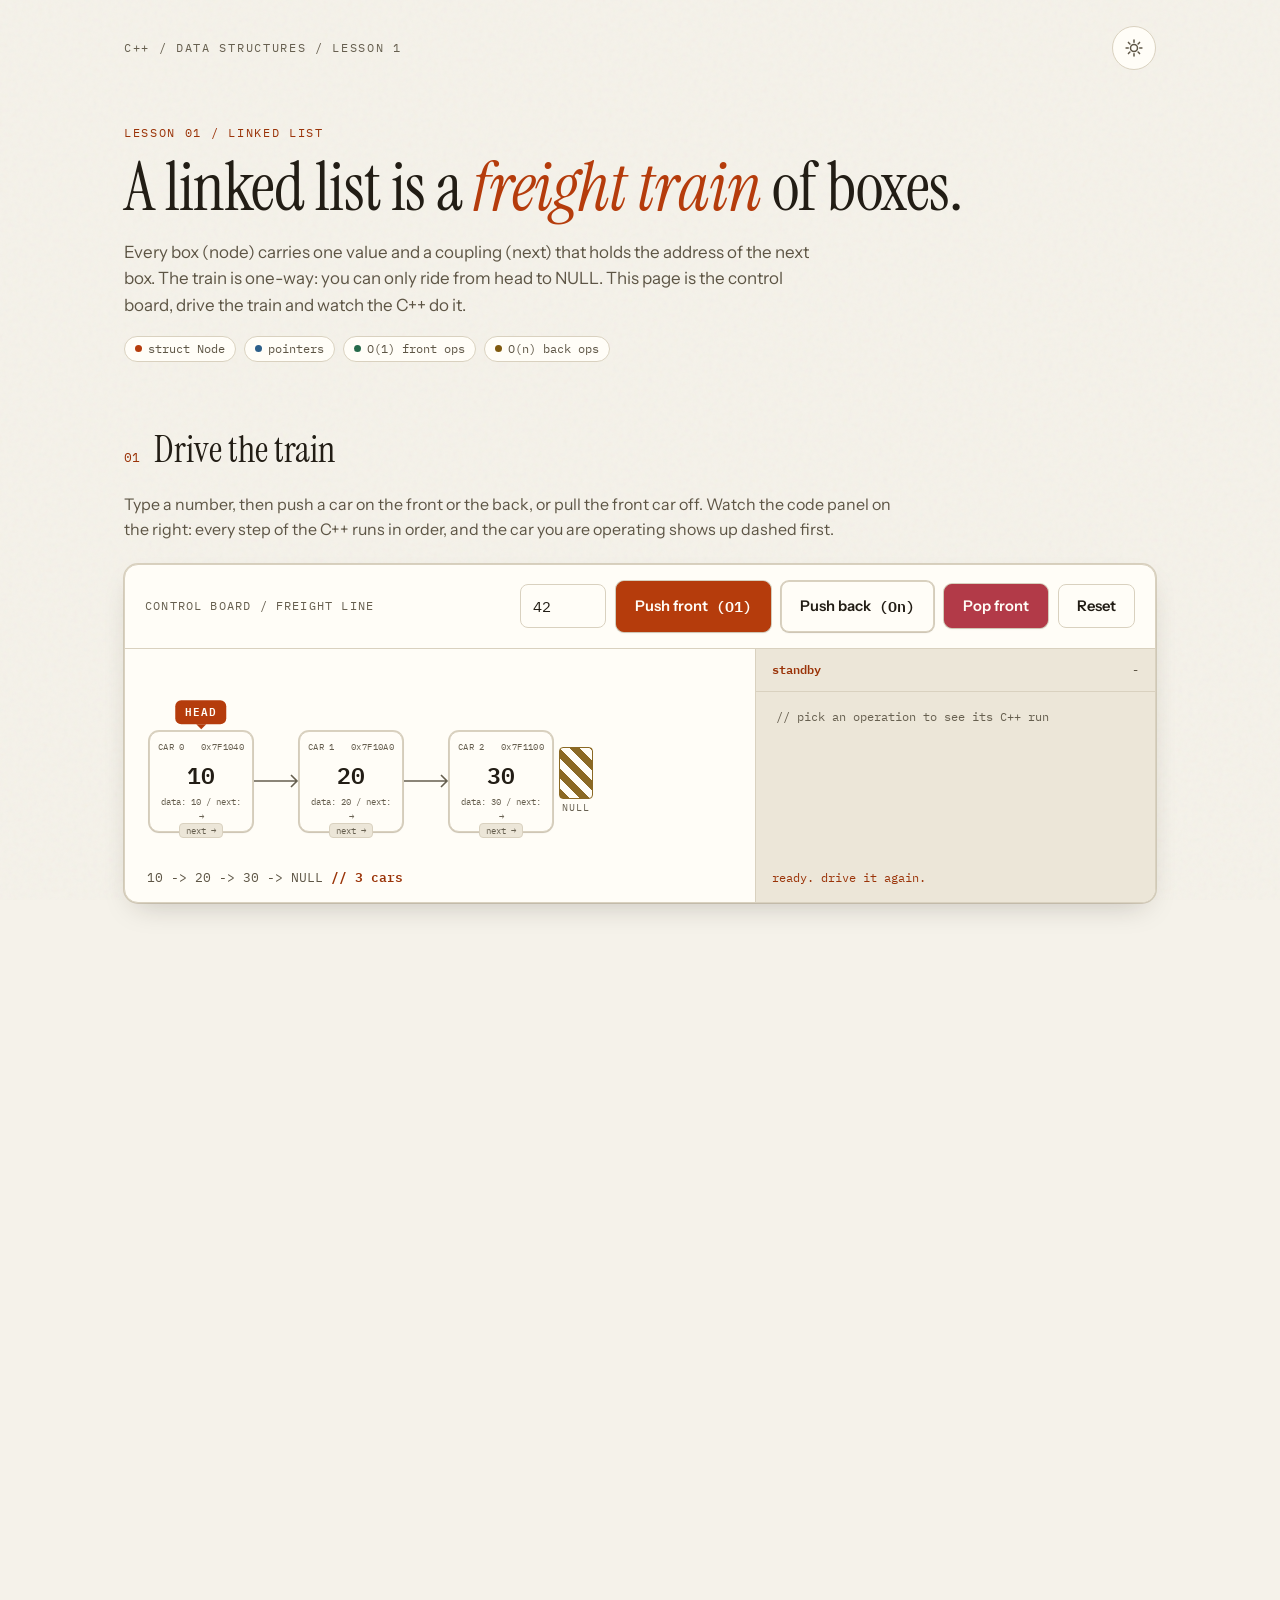
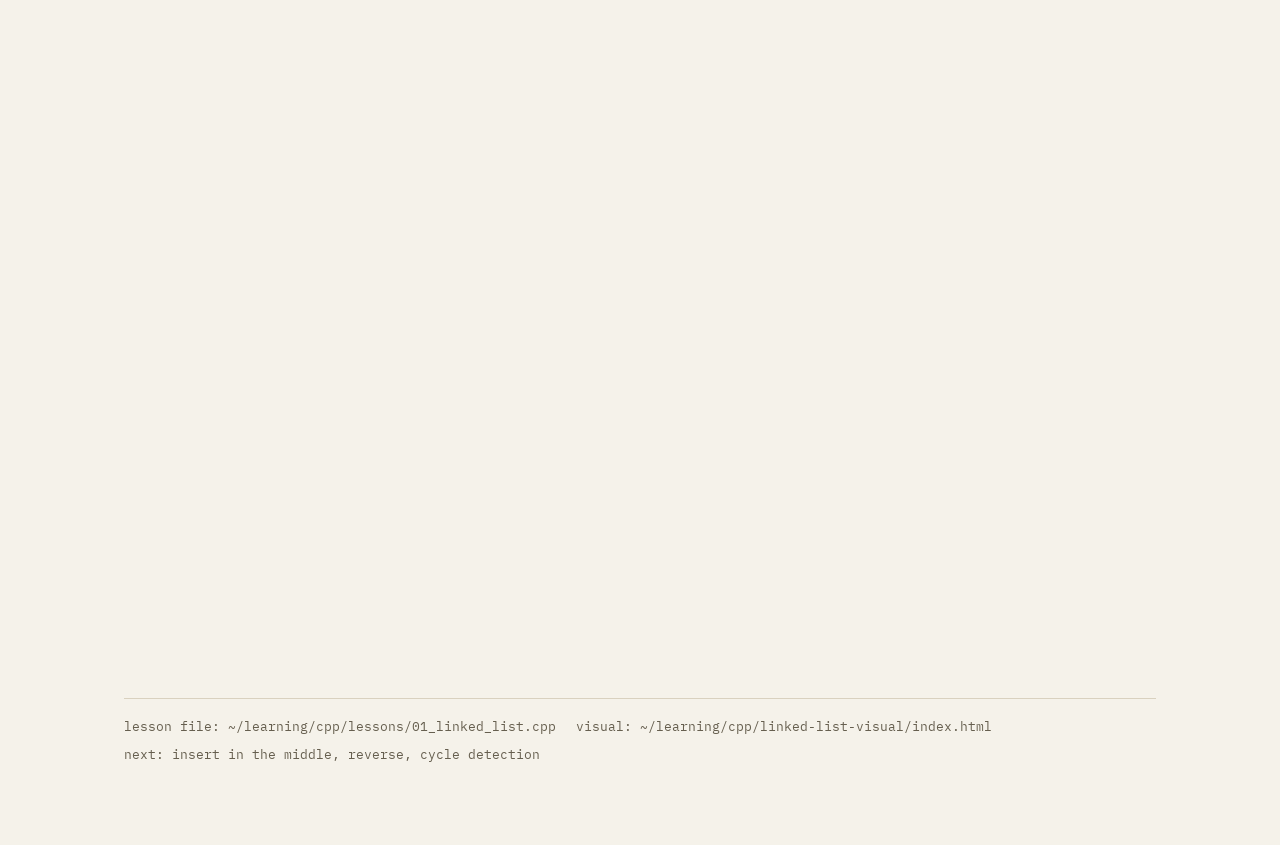
<file: learning/cpp/linked-list-visual/index.html>
<!DOCTYPE html>
<html lang="en">
<head>
<meta charset="UTF-8">
<meta name="viewport" content="width=device-width, initial-scale=1.0">
<title>Linked List: the Freight Train</title>
<script>document.documentElement.classList.add('js');</script>
<link rel="preconnect" href="https://fonts.googleapis.com">
<link rel="preconnect" href="https://fonts.gstatic.com" crossorigin>
<link href="https://fonts.googleapis.com/css2?family=IBM+Plex+Mono:wght@400;500;600&family=Instrument+Sans:wght@400;500;600;700&family=Instrument+Serif:ital@0;1&display=swap" rel="stylesheet">
<style>
/* ============ TOKENS ============ */
:root{
  --bg:#f5f2ea; --surface:#fffdf7; --surface-2:#ece6d8; --border:#d9d1bf;
  --ink:#221d15; --ink-2:#5d5545; --ink-3:#665f4f;
  --accent:#b53c0c; --accent-soft:#f0d8c2; --accent-ink:#9a3308;
  --pos:#25694a; --neg:#b23a48; --warn:#7f590e; --info:#2c5f8a;
  --mono:'IBM Plex Mono',monospace; --serif:'Instrument Serif',Georgia,serif; --sans:'Instrument Sans',system-ui,sans-serif;
  --r-sm:6px; --r-md:10px; --r-lg:14px;
  --shadow-1:0 1px 2px rgba(34,29,21,.08),0 0 0 1px var(--border);
  --shadow-2:0 12px 30px -12px rgba(34,29,21,.25),0 0 0 1px var(--border);
  --ease:cubic-bezier(.32,.72,0,1);
}
[data-theme="dark"]{
  --bg:#171410; --surface:#221d16; --surface-2:#2b251c; --border:#3b342a;
  --ink:#f0e8da; --ink-2:#b4a893; --ink-3:#a09681;
  --accent:#ff8a3d; --accent-soft:#48331f; --accent-ink:#ffb27a;
  --pos:#58b383; --neg:#e06a76; --warn:#d3a24a; --info:#6d9fc4;
}
*{margin:0;padding:0;box-sizing:border-box}
html{scrollbar-width:thin;scrollbar-color:var(--ink-3) transparent}
body{background:var(--bg);color:var(--ink);font-family:var(--sans);font-size:16px;line-height:1.55;transition:background .5s var(--ease),color .5s var(--ease)}
body::before{content:'';position:fixed;inset:0;background-image:url("data:image/svg+xml,%3Csvg xmlns='http://www.w3.org/2000/svg' viewBox='0 0 200 200'%3E%3Cfilter id='n'%3E%3CfeTurbulence type='fractalNoise' baseFrequency='0.9' numOctaves='2'/%3E%3C/filter%3E%3Crect width='200' height='200' filter='url(%23n)'/%3E%3C/svg%3E");opacity:.045;pointer-events:none;z-index:0}
.wrap{max-width:1080px;margin:0 auto;padding:0 24px;position:relative;z-index:1}
.mono{font-family:var(--mono);font-variant-numeric:tabular-nums}
button{font-family:var(--sans)}
::selection{background:var(--accent-soft);color:var(--ink)}

/* ============ REVEAL (no-flash) ============ */
.js .reveal{opacity:0;transform:translateY(22px);transition:opacity .7s var(--ease),transform .7s var(--ease)}
.js .reveal.visible{opacity:1;transform:none}

/* ============ HEADER ============ */
.topbar{display:flex;justify-content:space-between;align-items:center;padding:26px 0 0}
.brand{font-family:var(--mono);font-size:.75rem;color:var(--ink-3);letter-spacing:.14em;text-transform:uppercase}
.theme-btn{width:44px;height:44px;display:inline-flex;align-items:center;justify-content:center;border:1px solid var(--border);background:var(--surface);border-radius:999px;cursor:pointer;color:var(--ink-2);transition:transform .15s var(--ease)}
.theme-btn:hover{transform:translateY(-1px);color:var(--accent)}
.theme-btn:active{transform:scale(.95)}
.theme-btn:focus-visible{outline:2px solid var(--accent);outline-offset:2px}
.hero{padding:54px 0 12px}
.eyebrow{font-family:var(--mono);font-size:.75rem;letter-spacing:.14em;text-transform:uppercase;color:var(--accent-ink)}
h1{font-family:var(--serif);font-weight:400;font-size:clamp(2.5rem,6vw,4.2rem);line-height:1.02;margin:10px 0 18px;letter-spacing:-.01em}
h1 em{font-style:italic;color:var(--accent)}
.hero-sub{color:var(--ink-2);max-width:64ch;font-size:1.06rem}
.hero-meta{display:flex;flex-wrap:wrap;gap:8px;margin-top:18px}

/* ============ BUTTONS / BADGES ============ */
.btn{display:inline-flex;align-items:center;gap:8px;padding:12px 18px;border-radius:8px;border:1px solid var(--border);background:var(--surface);color:var(--ink);font-weight:600;font-size:.92rem;cursor:pointer;box-shadow:var(--shadow-1);transition:transform .15s var(--ease),background .15s var(--ease),box-shadow .15s var(--ease)}
.btn:hover{transform:translateY(-1px)}
.btn:active{transform:translateY(0) scale(.97)}
.btn:focus-visible{outline:2px solid var(--accent);outline-offset:2px}
.btn-primary{background:var(--accent);border-color:var(--accent);color:#fffdf7}
[data-theme="dark"] .btn-primary{color:#241a10}
.btn-danger{background:var(--neg);border-color:var(--neg);color:#fffdf7}
[data-theme="dark"] .btn-danger{color:#241a10}
.btn-ghost{background:transparent;box-shadow:none}
.btn:disabled{opacity:.45;cursor:wait;transform:none}
.badge{display:inline-flex;align-items:center;gap:6px;padding:3px 10px;border-radius:999px;font-family:var(--mono);font-size:.72rem;border:1px solid var(--border);color:var(--ink-2);background:var(--surface)}
.badge .dot{width:7px;height:7px;border-radius:50%;background:currentColor}

/* ============ SECTION SHELL ============ */
section{padding:56px 0 12px}
.sec-head{display:flex;align-items:baseline;gap:14px;margin-bottom:22px}
.sec-num{font-family:var(--mono);font-size:.8rem;color:var(--accent-ink)}
h2{font-family:var(--serif);font-weight:400;font-size:clamp(1.7rem,3vw,2.3rem);line-height:1.1}
.sec-sub{color:var(--ink-2);max-width:70ch;margin-bottom:22px}

/* ============ BOARD ============ */
.board{background:var(--surface);border:1px solid var(--border);border-radius:var(--r-lg);box-shadow:var(--shadow-2);overflow:hidden}
.board-head{display:flex;flex-wrap:wrap;gap:14px;align-items:center;justify-content:space-between;padding:16px 20px;border-bottom:1px solid var(--border)}
.board-title{font-family:var(--mono);font-size:.74rem;letter-spacing:.1em;text-transform:uppercase;color:var(--ink-3)}
.board-controls{display:flex;flex-wrap:wrap;gap:10px;align-items:center}
.val-input{width:86px;padding:11px 12px;border:1px solid var(--border);border-radius:8px;background:var(--surface);color:var(--ink);font-family:var(--mono);font-size:.95rem;font-variant-numeric:tabular-nums}
.val-input:focus{outline:2px solid var(--accent);outline-offset:1px;border-color:var(--accent)}
.board-body{display:grid;grid-template-columns:1fr 400px}
.rail-zone{padding:18px 20px 14px;min-width:0}
.rail{position:relative;display:flex;align-items:center;gap:0;padding:64px 4px 34px;overflow-x:auto;scrollbar-width:thin;min-height:190px}
.rail>div{flex-shrink:0}
.car{position:relative;width:104px;background:var(--surface);border:1px solid var(--border);border-radius:var(--r-md);box-shadow:var(--shadow-1);text-align:center;padding:8px 8px 7px}
.car .topline{display:flex;justify-content:space-between;font-family:var(--mono);font-size:.58rem;color:var(--ink-3);letter-spacing:.04em}
.car .value{font-family:var(--mono);font-size:1.45rem;font-weight:600;margin:3px 0 2px;font-variant-numeric:tabular-nums}
.car .addr{font-family:var(--mono);font-size:.58rem;color:var(--ink-3)}
.car .pocket{position:absolute;left:50%;transform:translateX(-50%);bottom:-7px;border:1px solid var(--border);border-radius:4px;background:var(--surface-2);font-family:var(--mono);font-size:.56rem;color:var(--ink-3);padding:0 6px;line-height:1.5;white-space:nowrap}
.car.enter{animation:slideIn .42s var(--ease)}
.car.ghost{outline:2px dashed var(--accent);outline-offset:2px;opacity:.82}
.car.detach{animation:detach .5s var(--ease) forwards}
.car.walk{outline:2px solid var(--info);outline-offset:1px}
.car.walk::after{content:'';position:absolute;top:-16px;left:50%;transform:translateX(-50%);width:10px;height:10px;border-radius:50%;background:var(--info);box-shadow:0 0 0 4px color-mix(in srgb,var(--info) 22%,transparent)}
@keyframes slideIn{from{transform:translateX(-26px) scale(.92);opacity:0}to{transform:none;opacity:1}}
@keyframes detach{to{transform:translateX(-46px) rotate(-3deg);opacity:0}}
.link{width:46px;display:flex;align-items:center;justify-content:flex-end;color:var(--ink-3)}
.link svg{display:block}
.bumper{display:flex;flex-direction:column;align-items:center;gap:2px;margin-left:6px}
.bumper-bar{width:34px;height:52px;border-radius:4px;border:1px solid var(--warn);background:repeating-linear-gradient(45deg,var(--warn) 0 7px,var(--surface) 7px 14px);opacity:.9}
.bumper-label{font-family:var(--mono);font-size:.6rem;color:var(--ink-3);letter-spacing:.08em;text-transform:uppercase}
.head-flag{position:absolute;top:0;left:100%;transform:translate(-50%,-110%);background:var(--accent);color:#fffdf7;font-family:var(--mono);font-size:.68rem;font-weight:600;letter-spacing:.08em;padding:3px 10px 4px;border-radius:6px;z-index:3;white-space:nowrap;animation:pulseHead 2.2s var(--ease) infinite}
[data-theme="dark"] .head-flag{color:#241a10}
.head-flag::after{content:'';position:absolute;left:50%;top:100%;transform:translateX(-50%);border:5px solid transparent;border-top-color:var(--accent)}
@keyframes pulseHead{0%,100%{box-shadow:0 0 0 0 color-mix(in srgb,var(--accent) 35%,transparent)}60%{box-shadow:0 0 0 9px transparent}}
.head-flag.snap{animation:none}
.status{font-family:var(--mono);font-size:.8rem;color:var(--ink-2);min-height:1.5em;padding:2px 2px 0}
.status .ops{color:var(--accent-ink);font-weight:600}
.count-chip{font-family:var(--mono);font-size:.74rem;color:var(--ink-2);border:1px solid var(--border);border-radius:999px;padding:3px 10px;background:var(--surface);white-space:nowrap;font-variant-numeric:tabular-nums}

/* ============ CODE PANEL ============ */
.codepanel{background:var(--surface-2);border-left:1px solid var(--border);display:flex;flex-direction:column;min-width:0}
.codehead{display:flex;justify-content:space-between;align-items:center;gap:10px;padding:12px 16px;border-bottom:1px solid var(--border);font-family:var(--mono);font-size:.72rem;color:var(--ink-2)}
.codehead .fname{color:var(--accent-ink);font-weight:600}
pre.code{font-family:var(--mono);font-size:.78rem;line-height:1.75;padding:14px 12px 6px;overflow-x:auto;color:var(--ink-2);flex:1}
.code .ln{display:block;white-space:pre;padding:0 6px;border-left:2px solid transparent;border-radius:2px}
.code .ln.hl{background:var(--accent-soft);border-left-color:var(--accent);color:var(--ink)}
.code .k{color:var(--accent-ink)}
.code .t{color:var(--ink-3)}
.code .c{color:var(--ink-3);font-style:italic}
.code .n{color:var(--info)}
.code .fn{color:var(--accent-ink)}
.stepcap{font-family:var(--mono);font-size:.78rem;color:var(--accent-ink);min-height:1.3em;padding:2px 16px 14px}
.codepanel.empty .stepcap-shell, .codepanel.empty pre.code{opacity:.5}

/* ============ ANATOMY ============ */
.node-stage{background:var(--surface);border:1px solid var(--border);border-radius:var(--r-lg);box-shadow:var(--shadow-1);padding:34px 20px;overflow-x:auto;display:flex;align-items:center;justify-content:center;gap:0}
.node-xray{position:relative;width:230px;background:var(--surface);border:1px solid var(--border);border-radius:var(--r-md);box-shadow:var(--shadow-2);display:flex;overflow:visible}
.pocket{flex:1;padding:14px 10px;text-align:center;position:relative}
.pocket-data{border-right:1px dashed var(--border)}
.pocket-label{font-family:var(--mono);font-size:.6rem;letter-spacing:.1em;text-transform:uppercase;color:var(--ink-3)}
.pocket-value{font-family:var(--mono);font-size:1.6rem;font-weight:600;margin-top:6px;font-variant-numeric:tabular-nums}
.pocket-value.arrow{color:var(--accent);font-size:1.2rem;font-weight:400}
.pocket-addr{font-family:var(--mono);font-size:.6rem;color:var(--ink-3);margin-top:4px}
.anat-note{position:relative;display:flex;flex-direction:column}
.anat-line{display:flex;align-items:center;justify-content:space-between;gap:10px;padding:10px 14px;border-bottom:1px solid var(--border);font-size:.92rem}
.anat-line:last-child{border-bottom:none}
.anat-line b{font-family:var(--mono);font-weight:600;color:var(--accent-ink)}

/* ============ TERMS BENTO ============ */
.bento{display:grid;grid-template-columns:repeat(12,1fr);gap:16px}
.card{background:var(--surface);border:1px solid var(--border);border-radius:var(--r-lg);box-shadow:var(--shadow-1);padding:22px 22px 18px;display:flex;flex-direction:column;gap:8px}
.card.featured{grid-column:span 8;grid-row:span 2}
.card.half{grid-column:span 4}
.card.third{grid-column:span 4}
.card.full{grid-column:span 12;flex-direction:row;align-items:center;gap:24px;flex-wrap:wrap}
.term{font-family:var(--mono);font-size:.74rem;color:var(--accent-ink);letter-spacing:.06em;font-weight:600}
.card h3{font-family:var(--serif);font-weight:400;font-size:1.4rem;line-height:1.15}
.card p{color:var(--ink-2);font-size:.94rem}
.hook{margin-top:2px;padding:10px 14px;border-left:3px solid var(--accent);background:var(--accent-soft);border-radius:0 var(--r-md) var(--r-md) 0;color:var(--ink);font-size:.92rem}
.hook em{font-family:var(--serif);font-style:italic}
.big-o{font-family:var(--mono);font-size:2rem;font-weight:600;color:var(--ink);font-variant-numeric:tabular-nums}
.mini-vis{display:flex;align-items:center;gap:6px;flex-wrap:wrap;margin-top:6px;font-family:var(--mono);font-size:.72rem;color:var(--ink-2)}
.mini-car{width:44px;padding:6px 4px;border:1px solid var(--border);border-radius:var(--r-sm);text-align:center;background:var(--surface);font-size:.72rem;font-weight:600}
.mini-car.lead{background:var(--accent-soft);border-color:var(--accent);color:var(--accent-ink)}
.mini-null{color:var(--warn);font-weight:600}
.code-pill{font-family:var(--mono);font-size:.78rem;background:var(--surface-2);border:1px solid var(--border);border-radius:var(--r-sm);padding:4px 8px;color:var(--accent-ink)}

/* ============ TRAPS ============ */
.trap-grid{display:grid;grid-template-columns:1fr 1fr;gap:16px}
.trap{background:var(--surface);border:1px solid var(--border);border-radius:var(--r-lg);box-shadow:var(--shadow-1);overflow:hidden}
.trap-head{display:flex;align-items:center;gap:10px;padding:14px 18px;border-bottom:1px solid var(--border)}
.trap-num{font-family:var(--mono);font-size:.72rem;font-weight:600;color:var(--neg);border:1px solid var(--neg);border-radius:6px;padding:2px 8px}
.trap-body{padding:18px}
.trap h3{font-family:var(--serif);font-weight:400;font-size:1.3rem;margin-bottom:6px}
.trap p{color:var(--ink-2);font-size:.92rem;margin-bottom:12px}
.trap-stage{display:flex;align-items:center;gap:10px;flex-wrap:wrap;background:var(--surface-2);border:1px solid var(--border);border-radius:var(--r-md);padding:14px;min-height:64px;font-family:var(--mono);font-size:.8rem}
.trap-stage .cars{display:flex;align-items:center;gap:8px;flex-wrap:wrap}
.loop-ring{display:none}
.trap .badge{font-size:.68rem}
.danger-line{color:var(--neg);font-weight:600}
.ok-line{color:var(--pos);font-weight:600}

/* ============ FULL CODE REF ============ */
.codecard{background:var(--surface-2);border:1px solid var(--border);border-radius:var(--r-lg);overflow:hidden}
.codecard pre.code{padding:18px 16px;font-size:.78rem;overflow-x:auto}
/* ============ FOOTER ============ */
footer{ padding:64px 0 80px }
.foot-line{font-family:var(--mono);font-size:.8rem;color:var(--ink-3);border-top:1px solid var(--border);padding-top:18px;display:flex;flex-wrap:wrap;gap:8px 20px}

.loop-ring{display:flex;align-items:center;gap:10px}
.loop-dot{transform-origin:60px 48px;transform-box:view-box;animation:loopSpin 1.1s linear infinite}
@keyframes loopSpin{from{transform:rotate(0deg)}to{transform:rotate(360deg)}}
.loop-dot.paused{animation-play-state:paused}

/* ============ RESPONSIVE ============ */
@media (max-width:960px){
  .board-body{grid-template-columns:1fr}
  .codepanel{border-left:none;border-top:1px solid var(--border)}
  .card.featured{grid-column:span 12;grid-row:auto}
  .card.half{grid-column:span 6}
}
@media (max-width:640px){
  .wrap{padding:0 16px}
  .hero{padding:36px 0 8px}
  .card.half{grid-column:span 12}
  .card.third{grid-column:span 12}
  .trap-grid{grid-template-columns:1fr}
  .board-controls .btn{flex:1 1 auto;justify-content:center}
  .val-input{flex:1 1 auto}
}
@media (prefers-reduced-motion:reduce){
  *{animation:none!important;transition:none!important}
  .js .reveal{opacity:1;transform:none}
}
</style>
</head>
<body>
<!-- CONCEPT: the list is a freight train on a one-way track, and this page is the control board that operates it
     METAPHOR: railway control board / transit map
     SIGNATURE: animated freight train with a walking engine dot and step-highlighted C++ code
     LOAD: staggered assembly of the control board
     MICRO: press physics, pulsing head flag, ghost car previews -->
<header>
  <div class="wrap">
    <div class="topbar">
      <span class="brand">C++ / Data Structures / Lesson 1</span>
      <button class="theme-btn" id="themeBtn" aria-label="Toggle theme" title="Toggle theme">
        <svg id="iconSun" width="20" height="20" viewBox="0 0 24 24" fill="none" stroke="currentColor" stroke-width="1.8" stroke-linecap="round"><circle cx="12" cy="12" r="4.2"/><path d="M12 2.5v2.6M12 18.9v2.6M2.5 12h2.6M18.9 12h2.6M5.3 5.3l1.8 1.8M16.9 16.9l1.8 1.8M18.7 5.3l-1.8 1.8M7.1 16.9l-1.8 1.8"/></svg>
        <svg id="iconMoon" width="20" height="20" viewBox="0 0 24 24" fill="none" stroke="currentColor" stroke-width="1.8" stroke-linecap="round" style="display:none"><path d="M20.4 14.2A8.4 8.4 0 0 1 9.8 3.6a8.4 8.4 0 1 0 10.6 10.6z"/></svg>
      </button>
    </div>
    <div class="hero">
      <div class="eyebrow">Lesson 01 / Linked List</div>
      <h1>A linked list is a <em>freight train</em> of boxes.</h1>
      <p class="hero-sub">Every box (node) carries one value and a coupling (next) that holds the address of the next box. The train is one-way: you can only ride from head to NULL. This page is the control board, drive the train and watch the C++ do it.</p>
      <div class="hero-meta">
        <span class="badge"><span class="dot" style="color:var(--accent)"></span>struct Node</span>
        <span class="badge"><span class="dot" style="color:var(--info)"></span>pointers</span>
        <span class="badge"><span class="dot" style="color:var(--pos)"></span>O(1) front ops</span>
        <span class="badge"><span class="dot" style="color:var(--warn)"></span>O(n) back ops</span>
      </div>
    </div>
  </div>
</header>

<section id="board">
  <div class="wrap">
    <div class="sec-head reveal">
      <span class="sec-num">01</span>
      <h2>Drive the train</h2>
    </div>
    <p class="sec-sub reveal">Type a number, then push a car on the front or the back, or pull the front car off. Watch the code panel on the right: every step of the C++ runs in order, and the car you are operating shows up dashed first.</p>
    <div class="board reveal">
      <div class="board-head">
        <span class="board-title">Control board / Freight line</span>
        <div class="board-controls">
          <input class="val-input" id="valInput" type="number" min="0" max="999" value="42" aria-label="Value to insert">
          <button class="btn btn-primary" id="btnFront">Push front <span class="mono">(O1)</span></button>
          <button class="btn" id="btnBack">Push back <span class="mono">(On)</span></button>
          <button class="btn btn-danger" id="btnPop">Pop front</button>
          <button class="btn btn-ghost" id="btnReset">Reset</button>
        </div>
      </div>
      <div class="board-body">
        <div class="rail-zone">
          <div class="rail" id="rail" role="img" aria-label="Visual linked list train"></div>
          <div class="status" id="status">Empty train. head = nullptr</div>
        </div>
        <div class="codepanel" id="codePanel">
          <div class="codehead"><span id="fnName" class="fname">standby</span><span class="mono" id="fnComplexity">-</span></div>
          <pre class="code" id="codeView"><span class="ln t">// pick an operation to see its C++ run</span></pre>
          <div class="stepcap" id="stepCap">&nbsp;</div>
        </div>
      </div>
    </div>
  </div>
</section>
<section id="anatomy">
  <div class="wrap">
    <div class="sec-head reveal">
      <span class="sec-num">02</span>
      <h2>One car, two pockets</h2>
    </div>
    <p class="sec-sub reveal">A node is a tiny struct with exactly two pockets. The left pocket holds cargo (<b>data</b>). The right pocket holds an address (<b>next</b>): the address of the next box in the train. An empty right pocket means "this is the last car", and that is what nullptr is.</p>
    <div class="reveal">
      <div class="node-stage" aria-label="Annotated linked list node diagram">
        <div class="node-xray">
          <div class="pocket pocket-data">
            <div class="pocket-label">data</div>
            <div class="pocket-value" id="xrayData">10</div>
            <div class="pocket-addr">the cargo</div>
          </div>
          <div class="pocket">
            <div class="pocket-label">next</div>
            <div class="pocket-value arrow" id="xrayNext">0x7F1040</div>
            <div class="pocket-addr">where the next car lives</div>
          </div>
        </div>
        <div class="link" aria-hidden="true"><svg width="46" height="16" viewBox="0 0 46 16" fill="none" stroke="currentColor" stroke-width="1.6"><path d="M1 8h42M38 2l6 6-6 6"/></svg></div>
        <div class="node-xray">
          <div class="pocket pocket-data">
            <div class="pocket-label">data</div>
            <div class="pocket-value">20</div>
            <div class="pocket-addr">the cargo</div>
          </div>
          <div class="pocket">
            <div class="pocket-label">next</div>
            <div class="pocket-value arrow" style="color:var(--ink-3)">NULL</div>
            <div class="pocket-addr">no more cars</div>
          </div>
        </div>
      </div>
      <div class="anat-note reveal" style="margin-top:14px">
        <div class="anat-line"><span>the mirror in C++</span><b>struct Node</b></div>
        <div class="anat-line"><span>left pocket, an int</span><b>int data;</b></div>
        <div class="anat-line"><span>right pocket, an address</span><b>Node* next;</b></div>
        <div class="anat-line"><span>build a car, set both pockets</span><b>Node(int v) : data(v), next(nullptr) {}</b></div>
      </div>
    </div>
  </div>
</section>

<section id="terms">
  <div class="wrap">
    <div class="sec-head reveal">
      <span class="sec-num">03</span>
      <h2>The vocabulary that sticks</h2>
    </div>
    <p class="sec-sub reveal">Seven words carry the whole of linked lists. Each card gives you the plain meaning, then the hook that will still be in your head in exam season.</p>
    <div class="bento">
      <div class="card featured reveal">
        <span class="term">01 / head</span>
        <h3>The only door into the train.</h3>
        <p>Head is a pointer, not a car. It stores the address of the first car. Every single operation starts by asking head: "where is the front?"</p>
        <div class="mini-vis">
          <span class="mini-car lead">head</span>
          <span aria-hidden="true">&rarr;</span>
          <span class="mini-car">10</span>
          <span class="mini-car">20</span>
          <span class="mini-car">30</span>
          <span class="mini-null">NULL</span>
        </div>
        <div class="hook">Hook: <em>lose head, lose everything. The rest of the train may still exist in memory, but nobody knows where it is, so it is gone forever.</em></div>
      </div>
      <div class="card half reveal">
        <span class="term">02 / node</span>
        <h3>A box with two pockets.</h3>
        <p>The struct. One pocket for your value, one for the address of the next box.</p>
        <div class="hook"><em>"A post-office box: parcel inside, forwarding address pinned to the door."</em></div>
      </div>
      <div class="card half reveal">
        <span class="term">03 / next</span>
        <h3>The coupling.</h3>
        <p>The pointer inside each car that stores the address of the next car, or nullptr at the end.</p>
        <div class="hook"><em>"Every car only knows the car directly behind it. None of them know the station master's plan."</em></div>
      </div>
      <div class="card third reveal">
        <span class="term">04 / NULL</span>
        <h3>The end-of-line bumper.</h3>
        <p>nullptr = "there is no next car". Every ride ends here. It is also how your loops know when to stop.</p>
        <div class="hook"><em>"NULL is the period at the end of the sentence."</em></div>
      </div>
      <div class="card third reveal">
        <span class="term">05 / traversal</span>
        <h3>The ride.</h3>
        <p>Start at head, hop car to car via next, stop at NULL. That is 90% of linked list code.</p>
        <div class="hook"><em>"Hop until you can't hop anymore."</em></div>
      </div>
      <div class="card third reveal">
        <span class="term">06 / pointer</span>
        <h3>A post-it with an address.</h3>
        <p>A variable that stores where something lives, not the thing itself. <span class="code-pill">&amp;x</span> means "where does x live", <span class="code-pill">*p</span> means "go there".</p>
        <div class="hook"><em>"The post-it is not the house."</em></div>
      </div>
      <div class="card half reveal">
        <span class="term">07 / O(1) vs O(n)</span>
        <h3>Front door, back door.</h3>
        <p><span class="big-o">O(1)</span> the front door is at the platform edge: jump on, done, takes the same time no matter how long the train is.</p>
        <p><span class="big-o">O(n)</span> the back door: you must walk every single car to reach the last one. Longer train, longer walk.</p>
        <div class="hook"><em>"Front: one hop. Back: one hop per car."</em></div>
      </div>
      <div class="card full reveal">
        <span class="term">08 / reference to pointer</span>
        <h3>Why Node*&amp; (and not Node*)?</h3>
        <p>Because if you pass <span class="code-pill">Node* head</span> by value, the function gets a photocopy of the head pointer and any "head = n" inside is lost on return. <span class="code-pill">Node*&amp; head</span> passes the pointer itself by reference: changes inside the function are changes to the real caller's head. The train's front door gets moved where it should.</p>
        <div class="hook"><em>"Photocopy vs the original. Push a car onto a photocopy and the real train never sees it."</em></div>
      </div>
    </div>
  </div>
</section>
<section id="traps">
  <div class="wrap">
    <div class="sec-head reveal">
      <span class="sec-num">04</span>
      <h2>The two derailments</h2>
    </div>
    <p class="sec-sub reveal">Every beginner crashes here at least once. Press run on each broken console and watch the train derail, then read why the fixed version is safe.</p>
    <div class="trap-grid">
      <div class="trap reveal">
        <div class="trap-head"><span class="trap-num">TRAP A</span><span class="badge"><span class="dot" style="color:var(--neg)"></span>self-loop</span></div>
        <div class="trap-body">
          <h3>Wrong order turns a car into an ouroboros.</h3>
          <p>Correct order: fix the coupling first, then move head. Wrong order: move head first, then the car points at itself and the train rides in circles forever. A print loop never finds NULL, so it never stops.</p>
          <div class="trap-stage" id="loopStage">
            <button class="btn btn-danger" id="btnRunLoop">Run broken code</button>
            <span class="danger-line mono" id="loopMsg">head = n; then n-&gt;next = head;</span>
            <div class="loop-ring" id="loopRing" aria-hidden="true" style="display:none">
              <svg width="120" height="96" viewBox="0 0 120 96">
                <circle cx="60" cy="48" r="34" fill="none" stroke="var(--neg)" stroke-width="2" stroke-dasharray="4 5"/>
                <circle class="loop-dot" cx="94" cy="48" r="6" fill="var(--neg)"/>
              </svg>
            </div>
          </div>
          <div class="hook">Hook: <em>coupling before crane. Point the arrow at the old head first, then lift the head flag onto the new car. Reverse it and the arrow curls back into itself.</em></div>
        </div>
      </div>
      <div class="trap reveal">
        <div class="trap-head"><span class="trap-num">TRAP B</span><span class="badge"><span class="dot" style="color:var(--neg)"></span>lost update</span></div>
        <div class="trap-body">
          <h3>Head passed by value is a photocopy.</h3>
          <p>If the function signature is <span class="code-pill">Node* head</span>, assigning head inside only changes a local copy. The caller's head pointer stays nullptr forever, and the new car leaks, unreachable in memory.</p>
          <div class="trap-stage" id="byValStage">
            <button class="btn btn-danger" id="btnRunByVal">Run broken code</button>
            <div class="cars" id="byValCars">
              <div class="mini-car">head (caller)</div>
              <span aria-hidden="true">&rarr;</span>
              <span class="mini-null mono" id="byValResult">nullptr</span>
              <span class="mini-car" style="border-color:var(--warn)">copy (inside fn)</span>
              <span aria-hidden="true">&rarr;</span>
              <span class="mini-null mono" id="byValCopy">nullptr</span>
            </div>
          </div>
          <div class="hook">Hook: <em>"Push a car onto a photocopy, the real train never sees it." If a function must move the head, the parameter is the original: </em><span class="code-pill">Node*&amp;</span><em>.</em></div>
        </div>
      </div>
    </div>
  </div>
</section>

<section id="code">
  <div class="wrap">
    <div class="sec-head reveal">
      <span class="sec-num">05</span>
      <h2>The whole engine, one listing</h2>
    </div>
    <p class="sec-sub reveal">This is the exact program from the lesson file. Compile and drive it on your machine: <span class="code-pill">g++ -Wall -o lesson1 01_linked_list.cpp &amp;&amp; ./lesson1</span></p>
    <div class="codecard reveal">
<pre class="code"><span class="ln"><span class="c">// LESSON 1: Linked List, a train of boxes</span></span>
<span class="ln"><span class="k">#include</span> <span class="t">&lt;iostream&gt;</span></span>
<span class="ln"><span class="k">using namespace</span> <span class="n">std</span>;</span>
<span class="ln"> </span>
<span class="ln"><span class="k">struct</span> <span class="fn">Node</span> {</span>
<span class="ln">    <span class="k">int</span> data;        <span class="c">// the cargo</span></span>
<span class="ln">    <span class="fn">Node</span>* next;     <span class="c">// the coupling: address of the next car</span></span>
<span class="ln">    <span class="fn">Node</span>(<span class="k">int</span> v) : <span class="n">data</span>(v), <span class="n">next</span>(<span class="k">nullptr</span>) {}</span>
<span class="ln">};</span>
<span class="ln"> </span>
<span class="ln"><span class="k">void</span> <span class="fn">pushFront</span>(<span class="fn">Node</span>*&amp; head, <span class="k">int</span> val) {</span>
<span class="ln">    <span class="fn">Node</span>* n = <span class="k">new</span> <span class="fn">Node</span>(val); <span class="c">// build a new car</span></span>
<span class="ln">    n-&gt;next = head;              <span class="c">// coupling clicks onto the old head</span></span>
<span class="ln">    head = n;                    <span class="c">// head flag moves to the new car</span></span>
<span class="ln">}</span>
<span class="ln"> </span>
<span class="ln"><span class="k">void</span> <span class="fn">pushBack</span>(<span class="fn">Node</span>*&amp; head, <span class="k">int</span> val) {</span>
<span class="ln">    <span class="fn">Node</span>* n = <span class="k">new</span> <span class="fn">Node</span>(val);</span>
<span class="ln">    <span class="k">if</span> (head == <span class="k">nullptr</span>) { head = n; <span class="k">return</span>; }</span>
<span class="ln">    <span class="fn">Node</span>* cur = head;</span>
<span class="ln">    <span class="k">while</span> (cur-&gt;next != <span class="k">nullptr</span>) cur = cur-&gt;next; <span class="c">// walk to the last car</span></span>
<span class="ln">    cur-&gt;next = n;               <span class="c">// attach after it</span></span>
<span class="ln">}</span>
<span class="ln"> </span>
<span class="ln"><span class="k">void</span> <span class="fn">popFront</span>(<span class="fn">Node</span>*&amp; head) {</span>
<span class="ln">    <span class="k">if</span> (head == <span class="k">nullptr</span>) <span class="k">return</span>;</span>
<span class="ln">    <span class="fn">Node</span>* old = head;           <span class="c">// remember the front car</span></span>
<span class="ln">    head = head-&gt;next;           <span class="c">// head skips to the next car</span></span>
<span class="ln">    <span class="k">delete</span> old;                 <span class="c">// free its memory</span></span>
<span class="ln">}</span>
<span class="ln"> </span>
<span class="ln"><span class="k">void</span> <span class="fn">printList</span>(<span class="fn">Node</span>* head) {</span>
<span class="ln">    <span class="k">while</span> (head != <span class="k">nullptr</span>) { cout &lt;&lt; head-&gt;data &lt;&lt; <span class="t">" -&gt; "</span>; head = head-&gt;next; }</span>
<span class="ln">    cout &lt;&lt; <span class="t">"NULL\n"</span>;</span>
<span class="ln">}</span></pre>
    </div>
  </div>
</section>

<footer>
  <div class="wrap">
    <div class="foot-line">
      <span>lesson file: ~/learning/cpp/lessons/01_linked_list.cpp</span>
      <span>visual: ~/learning/cpp/linked-list-visual/index.html</span>
      <span>next: insert in the middle, reverse, cycle detection</span>
    </div>
  </div>
</footer>
<script>
window.__errs=[];window.addEventListener('error',e=>{window.__errs.push((e.error&&e.error.stack)||e.message||String(e))});
// JS PART 1: the train
let list = [10,20,30];   // front of array = head of the train
let busy = false;

const $ = id => document.getElementById(id);
const rail = $('rail'), statusEl = $('status'), codeView = $('codeView'),
      fnName = $('fnName'), fnComplexity = $('fnComplexity'), stepCap = $('stepCap'),
      valInput = $('valInput');

const CODE = {
  pushFront: {
    fn:'pushFront(Node*& head, int val)', cx:'O(1) fast, front door',
    lines:[
      {n:'Node* n = new Node(val);', cap:'a fresh car is built somewhere in memory'},
      {n:'n->next = head;', cap:'coupling clicks onto the old head car'},
      {n:'head = n;', cap:'the head flag jumps onto the new car'}
    ]
  },
  pushBack: {
    fn:'pushBack(Node*& head, int val)', cx:'O(n) slow, back door',
    lines:[
      {n:'Node* n = new Node(val);', cap:'a fresh car appears at the back of the line'},
      {n:'if (head == nullptr) { head = n; return; }', cap:'empty train? this car IS the head'},
      {n:'Node* cur = head;', cap:'the engine starts at the head car'},
      {n:'while (cur->next != nullptr) cur = cur->next;', cap:'the engine walks every car to find the last one'},
      {n:'cur->next = n;', cap:'attach: the last car now points at the new car'}
    ]
  },
  popFront: {
    fn:'popFront(Node*& head)', cx:'O(1) fast, front door',
    lines:[
      {n:'if (head == nullptr) return;', cap:'empty train? guard clause, nothing to pull'},
      {n:'Node* old = head;', cap:'the front car is marked for removal'},
      {n:'head = head->next;', cap:'the head flag skips to the next car'},
      {n:'delete old;', cap:'the old car is freed: its memory returns to the system'}
    ]
  }
};

function sleep(ms){return new Promise(r=>setTimeout(r,ms));}
function escapeHtml(s){const d=document.createElement('div');d.textContent=s;return d.innerHTML;}
function hexAddr(i){return '0x7F'+(0x1040+i*0x60).toString(16).toUpperCase();}
function readVal(){
  const v = parseInt(valInput.value,10);
  if(isNaN(v)||v<0){ statusEl.textContent = 'enter a number 0-999 first'; return null; }
  return Math.min(v,999);
}

function setCode(key, active){
  if(!key){
    fnName.textContent='standby'; fnComplexity.textContent='-';
    codeView.innerHTML='<span class="ln t">// pick an operation to see its C++ run</span>';
    return;
  }
  const cfg = CODE[key];
  fnName.textContent = cfg.fn; fnComplexity.textContent = cfg.cx;
  codeView.innerHTML = cfg.lines.map((l,i)=>
    '<span class="ln'+(i===active?' hl':'')+'">'+escapeHtml(l.n)+'</span>').join('');
}
function setCap(t){stepCap.textContent = t;}

const linkHTML = '<div class="link" aria-hidden="true"><svg width="46" height="16" viewBox="0 0 46 16" fill="none" stroke="currentColor" stroke-width="1.6"><path d="M1 8h42M38 2l6 6-6 6"/></svg></div>';
const bumperHTML = '<div class="bumper"><div class="bumper-bar"></div><div class="bumper-label">NULL</div></div>';

function carHTML(v,i,extra){
  const flag = i===0 ? '<div class="head-flag" style="left:50%;top:-8px;transform:translate(-50%,-100%)">HEAD</div>' : '';
  return '<div class="car '+extra+'">'+flag+
    '<div class="topline"><span>CAR '+i+'</span><span>'+hexAddr(i)+'</span></div>'+
    '<div class="value">'+v+'</div><div class="addr">data: '+v+' / next: &rarr;</div>'+
    '<div class="pocket">next &rarr;</div></div>';
}

function renderRail(enterFirst){
  rail.innerHTML='';
  if(list.length===0){
    rail.innerHTML='<div class="car ghost"><div class="topline"><span>EMPTY</span></div><div class="value" style="font-size:.92rem">head = nullptr</div><div class="addr">no cars on this line</div></div>';
    statusEl.innerHTML='Empty train. <span class="ops">head = nullptr</span>';
    if($('xrayData')){ $('xrayData').textContent='-'; $('xrayNext').textContent='NULL'; }
    return;
  }
  list.forEach((v,i)=>{
    const extra = (i===0&&enterFirst)?'enter':'';
    rail.insertAdjacentHTML('beforeend', carHTML(v,i,extra));
    if(i<list.length-1) rail.insertAdjacentHTML('beforeend', linkHTML);
  });
  rail.insertAdjacentHTML('beforeend', bumperHTML);
  const chain = list.join(' -> ');
  statusEl.innerHTML = '<span class="mono">'+chain+' -&gt; NULL</span> <span class="ops">// '+list.length+' car'+(list.length>1?'s':'')+'</span>';
  if($('xrayData')){ $('xrayData').textContent=list[0]; $('xrayNext').textContent=list.length>1?hexAddr(1):'NULL'; }
}

function addGhostAtFront(v){
  const el = document.createElement('div');
  el.innerHTML = carHTML(v, '?', 'ghost');
  const car = el.firstChild;
  car.querySelector('.head-flag')?.remove();
  rail.insertBefore(car, rail.firstChild);
  return car;
}
function addGhostAtBack(v){
  const el = document.createElement('div');
  el.innerHTML = carHTML(v, '?', 'ghost');
  const car = el.firstChild;
  car.querySelector('.head-flag')?.remove();
  rail.insertBefore(car, rail.lastChild); // before bumper
  return car;
}

async function opPushFront(){
  const v = readVal(); if(v===null) return;
  busy=true; setBusy(true);
  setCode('pushFront',0); setCap('a fresh car is built somewhere in memory');
  addGhostAtFront(v); await sleep(800);
  setCode('pushFront',1); setCap('coupling clicks onto the old head car');
  await sleep(850);
  setCode('pushFront',2); setCap('the head flag jumps onto the new car');
  await sleep(780);
  list.unshift(v); renderRail(true);
  setCap('done: '+v+' is the new head car');
  setDone();
}
async function opPushBack(){
  const v = readVal(); if(v===null) return;
  busy=true; setBusy(true);
  setCode('pushBack',0); setCap('a fresh car appears at the back of the line');
  addGhostAtBack(v); await sleep(800);
  setCode('pushBack',1);
  if(list.length===0){ setCap('empty train: the new car becomes head directly'); await sleep(850); list.push(v); renderRail(true); setCap('done: '+v+' is head and tail'); setDone(); return; }
  await sleep(700);
  setCode('pushBack',2); setCap('the engine starts at the head car'); await sleep(600);
  setCode('pushBack',3); setCap('the engine walks every car to find the last one');
  const cars = [...rail.querySelectorAll('.car:not(.ghost)')];
  for(const c of cars){ c.classList.add('walk'); await sleep(300); c.classList.remove('walk'); }
  setCode('pushBack',4); setCap('attach: the last car now points at the new car');
  await sleep(750);
  list.push(v); renderRail(false);
  setCap('done: '+v+' is now the tail car'); setDone();
}
async function opPopFront(){
  busy=true; setBusy(true);
  if(list.length===0){
    setCode('popFront',0); setCap('empty train: the guard clause returns, nothing to pull');
    await sleep(900); setDone(); return;
  }
  setCode('popFront',1); setCap('the front car is marked for removal');
  const front = rail.querySelector('.car'); if(front) front.classList.add('detach');
  await sleep(620);
  setCode('popFront',2); setCap('the head flag skips to the next car');
  list.shift(); renderRail(true);
  await sleep(780);
  setCode('popFront',3); setCap('delete old: the old car\'s memory returns to the system');
  await sleep(800);
  setCap(list.length>0?('done: new head is '+list[0]):'done: the train is empty');
  setDone();
}
function setDone(){
  setCode(null,-1); setCap('ready. drive it again.');
  busy=false; setBusy(false);
}
function setBusy(b){
  for(const id of ['btnFront','btnBack','btnPop','btnReset','btnRunLoop','btnRunByVal']) $(id).disabled=b;
}
$('btnFront').addEventListener('click',opPushFront);
$('btnBack').addEventListener('click',opPushBack);
$('btnPop').addEventListener('click',opPopFront);
$('btnReset').addEventListener('click',()=>{ list=[]; renderRail(); setCap('reset: empty line, head = nullptr'); });
// JS PART 2: traps, theme, reveals
const loopMsg = $('loopMsg'), loopRing = $('loopRing'), loopDot = document.querySelector('.loop-dot');
let loopTimers = [];
$('btnRunLoop').addEventListener('click', ()=>{
  if(busy) return;
  loopMsg.textContent = 'running: n->next = head ... with head ALREADY moved';
  loopRing.style.display='flex';
  if(loopDot) loopDot.classList.remove('paused');
  let lap = 0;
  const iv = setInterval(()=>{
    lap++;
    loopMsg.textContent = 'printed: 42 -> 42 -> 42 -> ... (lap '+lap+')';
    if(lap>=4){
      clearInterval(iv);
      if(loopDot) loopDot.classList.add('paused');
      loopMsg.innerHTML = 'SELF-LOOP: <span class="danger-line">printList never finds NULL, it prints forever.</span>';
      setTimeout(()=>{
        loopRing.style.display='none';
        loopMsg.textContent = 'head = n; then n->next = head;';
      }, 2600);
    }
  }, 900);
});
const byValResult = $('byValResult'), byValCopy = $('byValCopy');
$('btnRunByVal').addEventListener('click', async ()=>{
  if(busy) return;
  byValCopy.innerHTML = '<span class="ok-line">head -> 7</span>';
  byValResult.innerHTML = '<span class="danger-line">nullptr</span>';
  await sleep(1400);
  byValResult.innerHTML = 'STILL <span class="danger-line">nullptr</span>: the real head never changed';
  setTimeout(()=>{
    byValCopy.textContent = 'nullptr';
    byValResult.textContent = 'nullptr';
  }, 2800);
});

// theme
const themeBtn = $('themeBtn'), iconSun = $('iconSun'), iconMoon = $('iconMoon');
function applyTheme(t){
  document.documentElement.setAttribute('data-theme', t);
  iconSun.style.display = t==='dark'?'none':'block';
  iconMoon.style.display = t==='dark'?'block':'none';
  try{ localStorage.setItem('ll-theme', t); }catch(e){}
}
themeBtn.addEventListener('click', ()=>{
  applyTheme(document.documentElement.getAttribute('data-theme')==='dark' ? 'light' : 'dark');
});
let savedTheme = null; try{ savedTheme = localStorage.getItem('ll-theme'); }catch(e){}
applyTheme(savedTheme==='dark'?'dark':'light');

// reveal (no-flash + defensive check)
const io = new IntersectionObserver((es)=>{
  es.forEach(e=>{ if(e.isIntersecting) e.target.classList.add('visible'); else e.target.classList.remove('visible'); });
}, {threshold:.1, rootMargin:'0px 0px -40px 0px'});
document.querySelectorAll('.reveal').forEach(el=>{
  const r = el.getBoundingClientRect();
  if(r.top < window.innerHeight && r.bottom > 0) el.classList.add('visible');
  else io.observe(el);
});

renderRail(true);
setCap('ready. drive it again.');
</script>
</body>
</html>
</file>
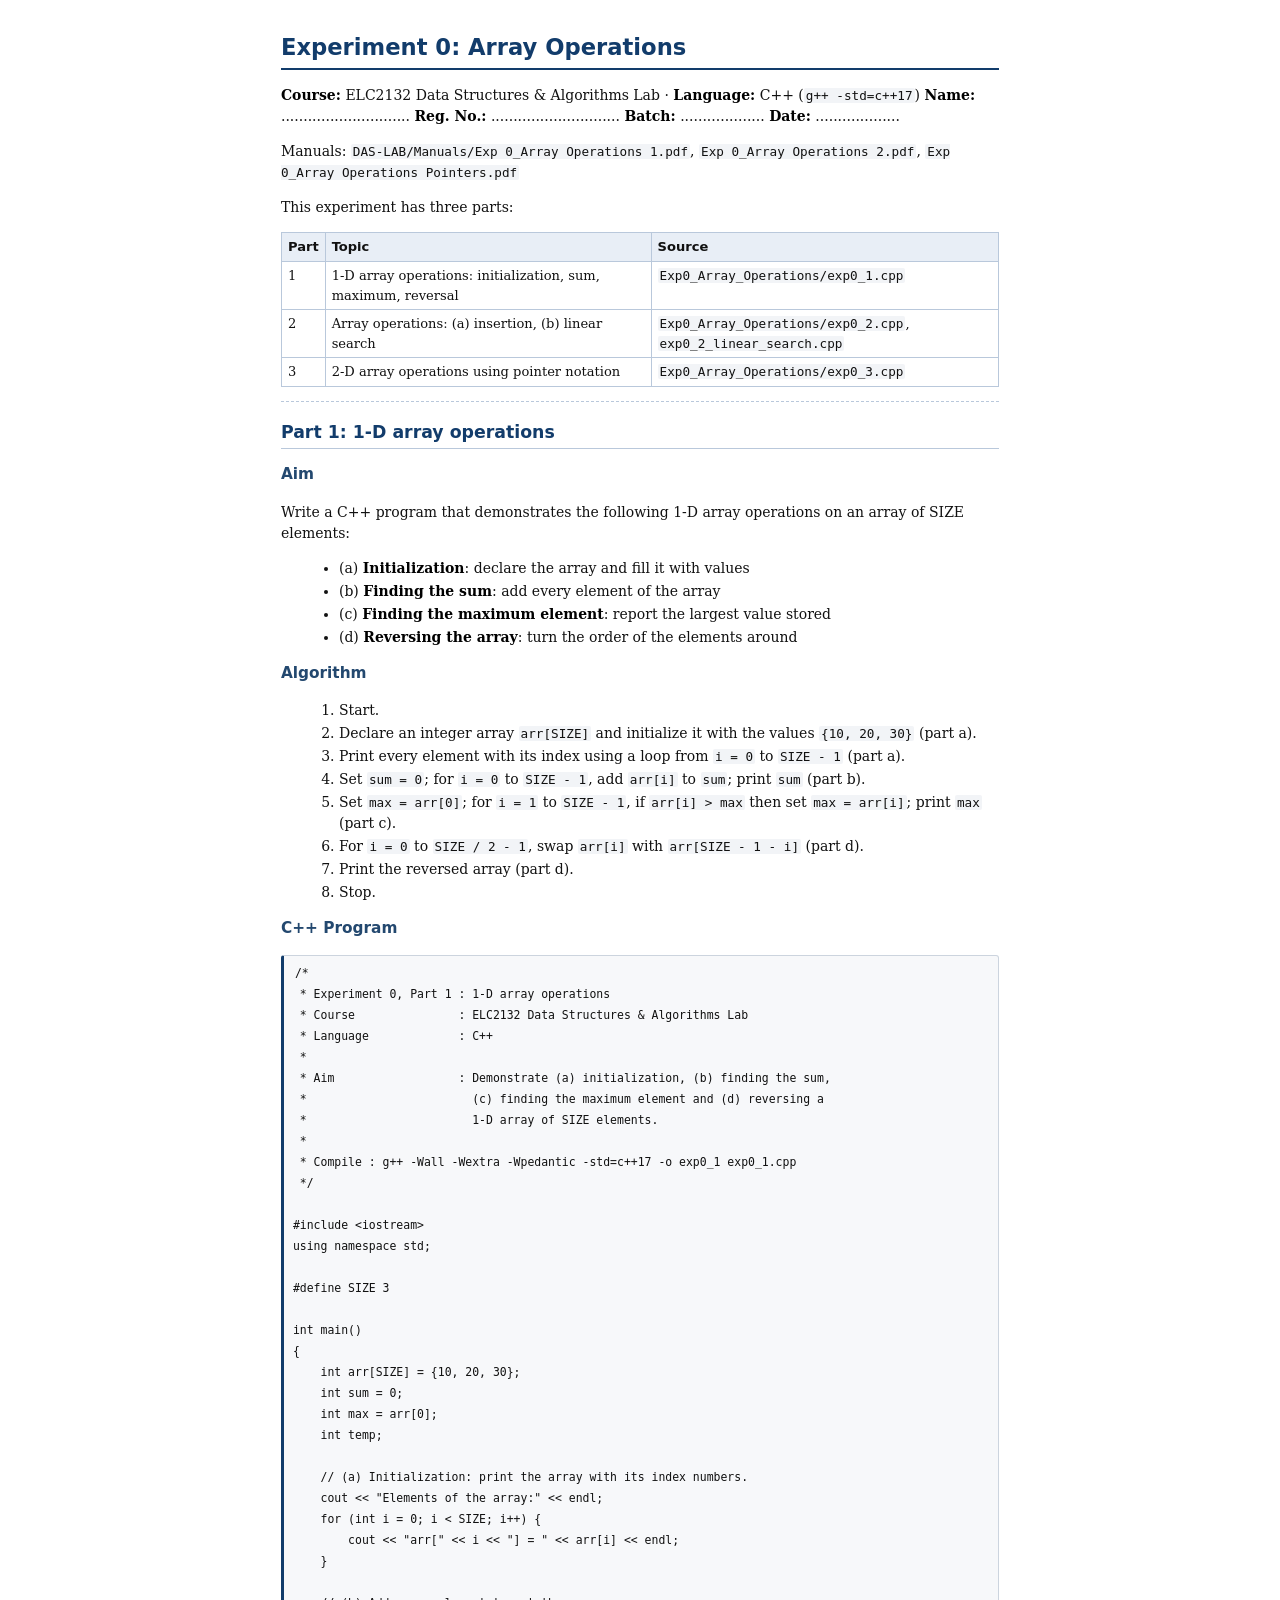
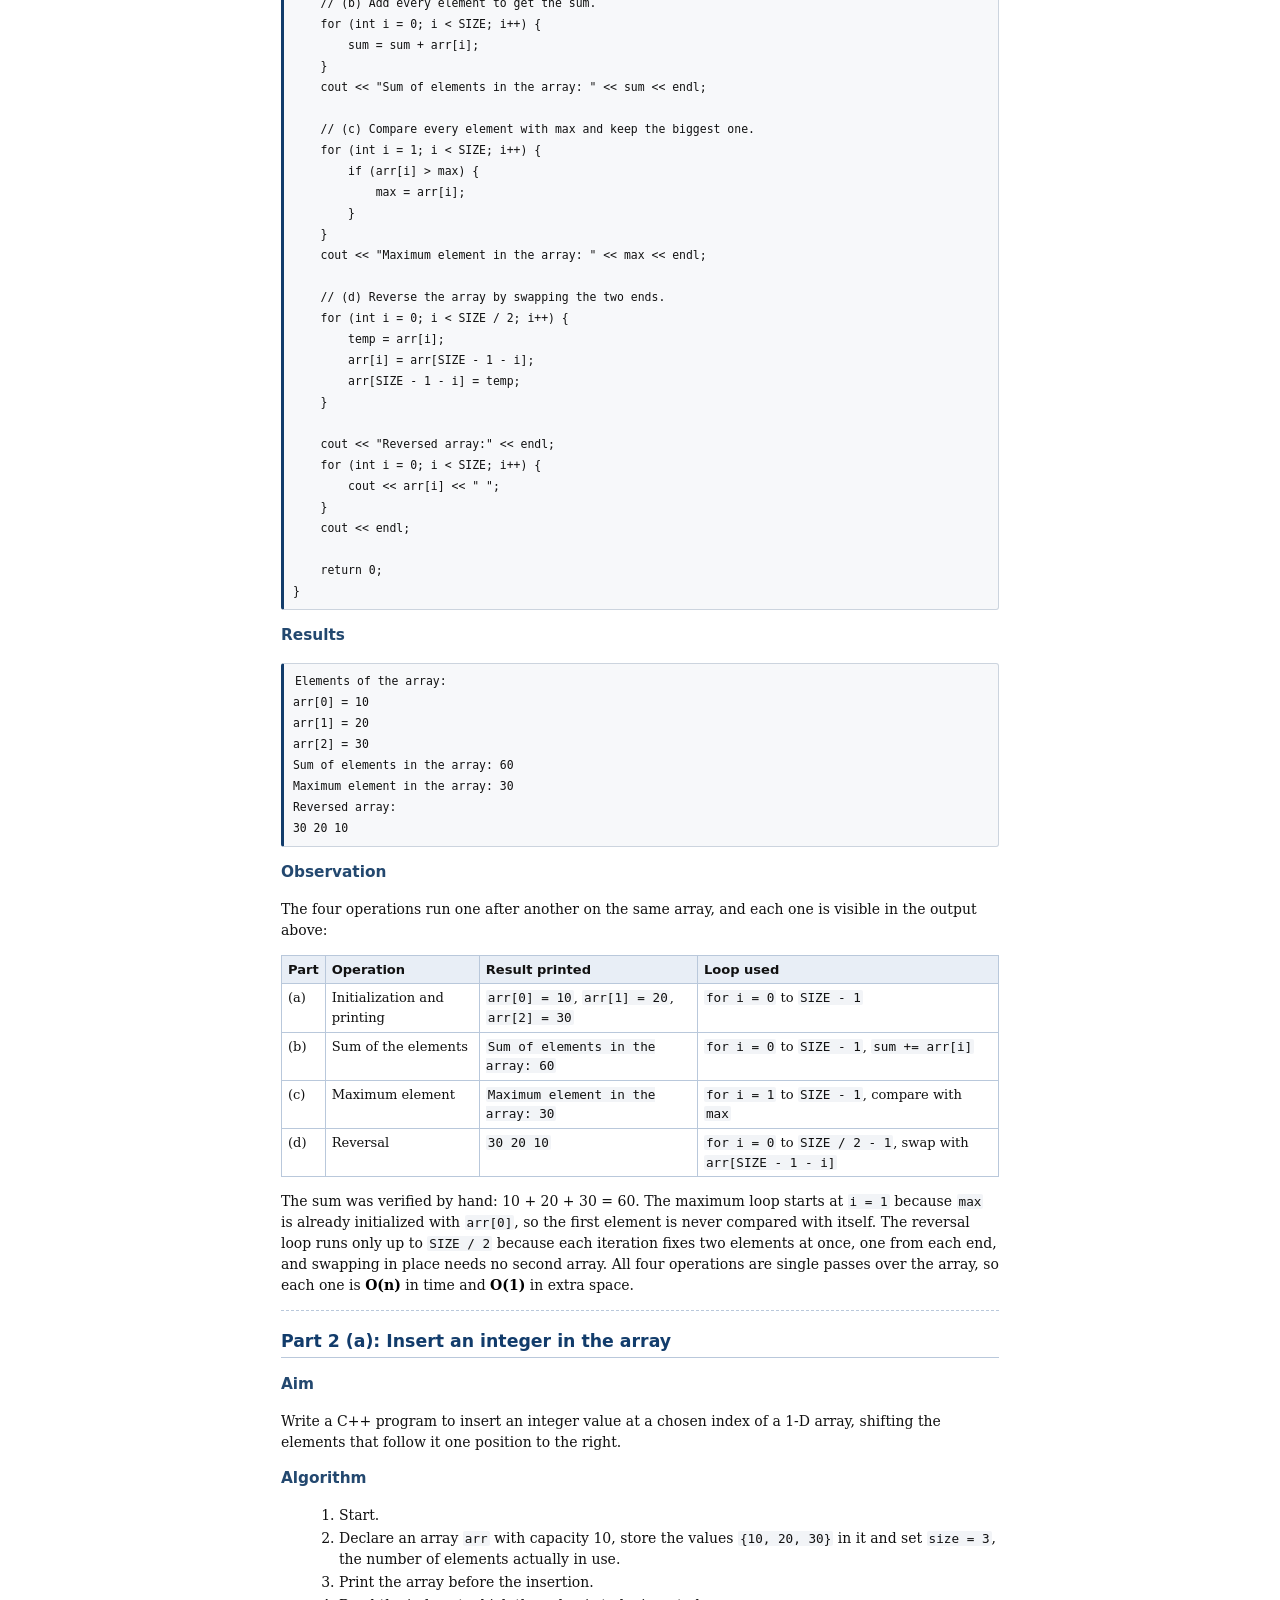
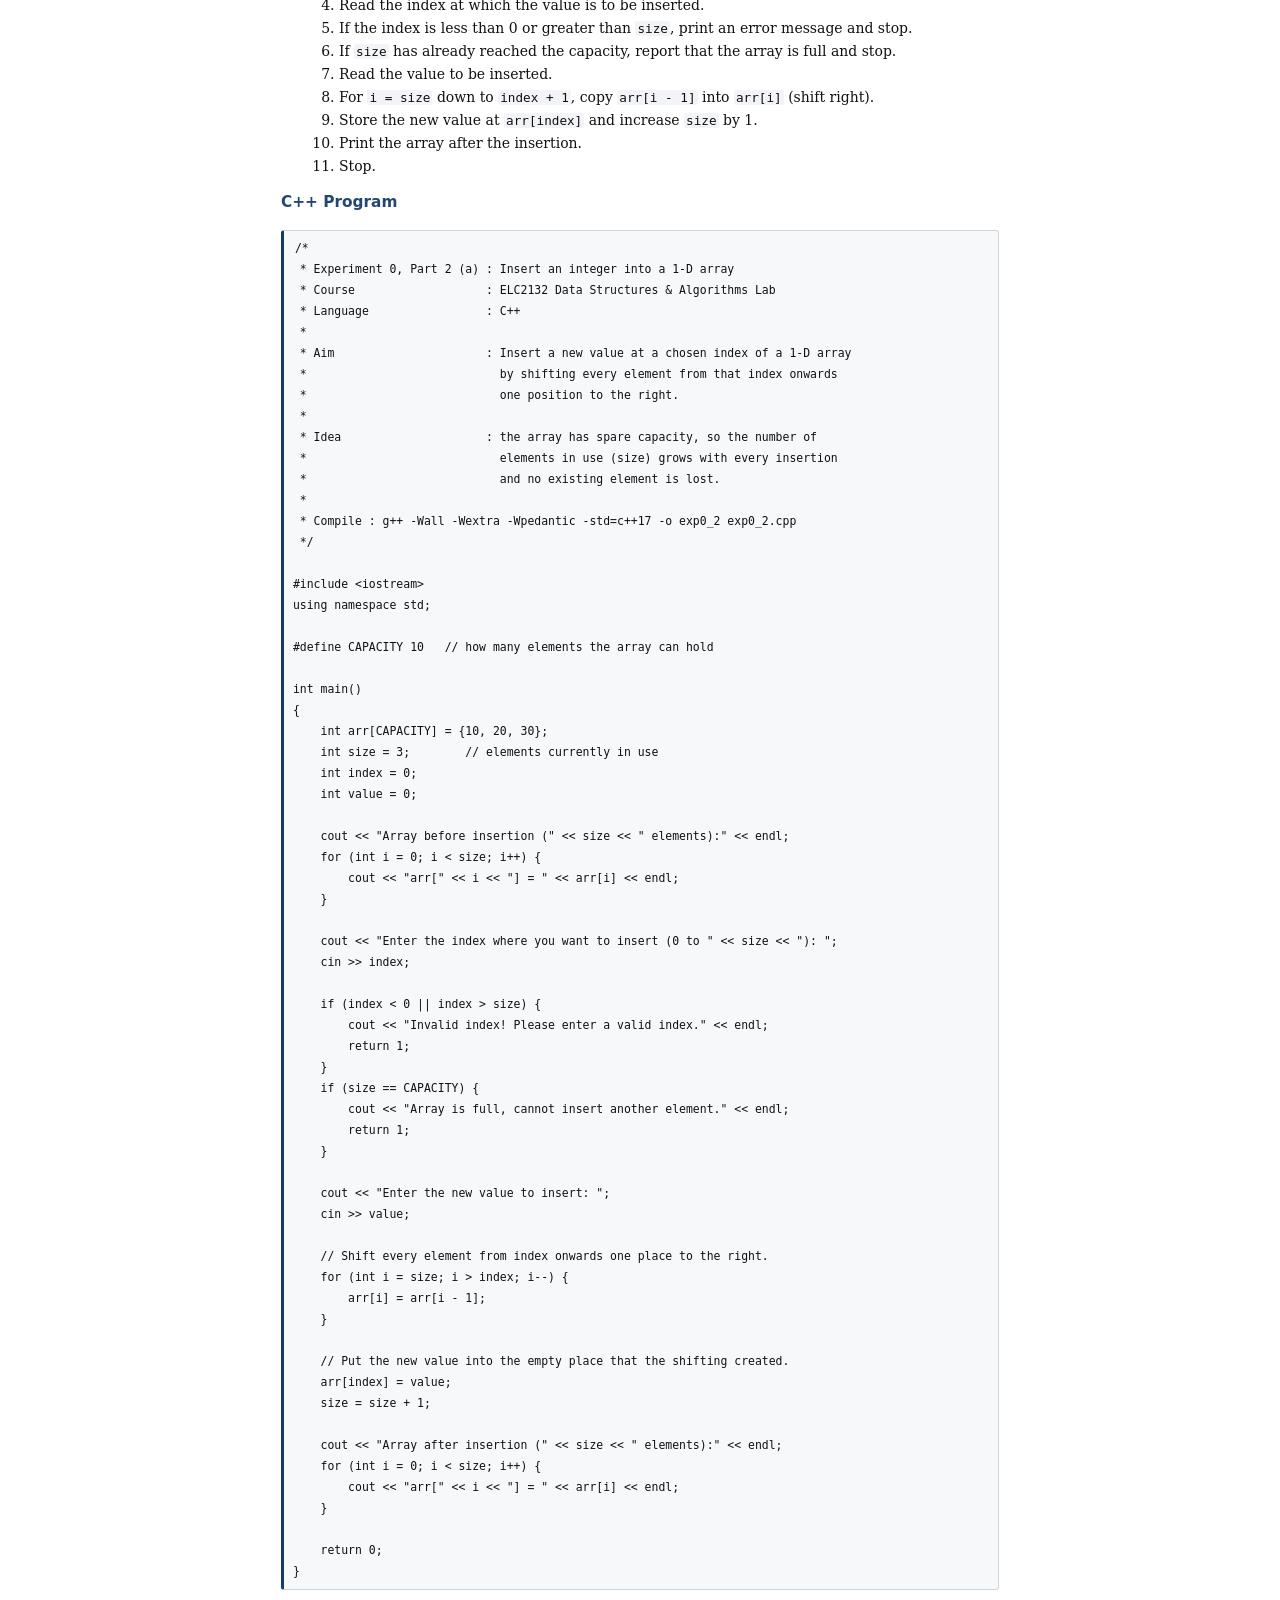
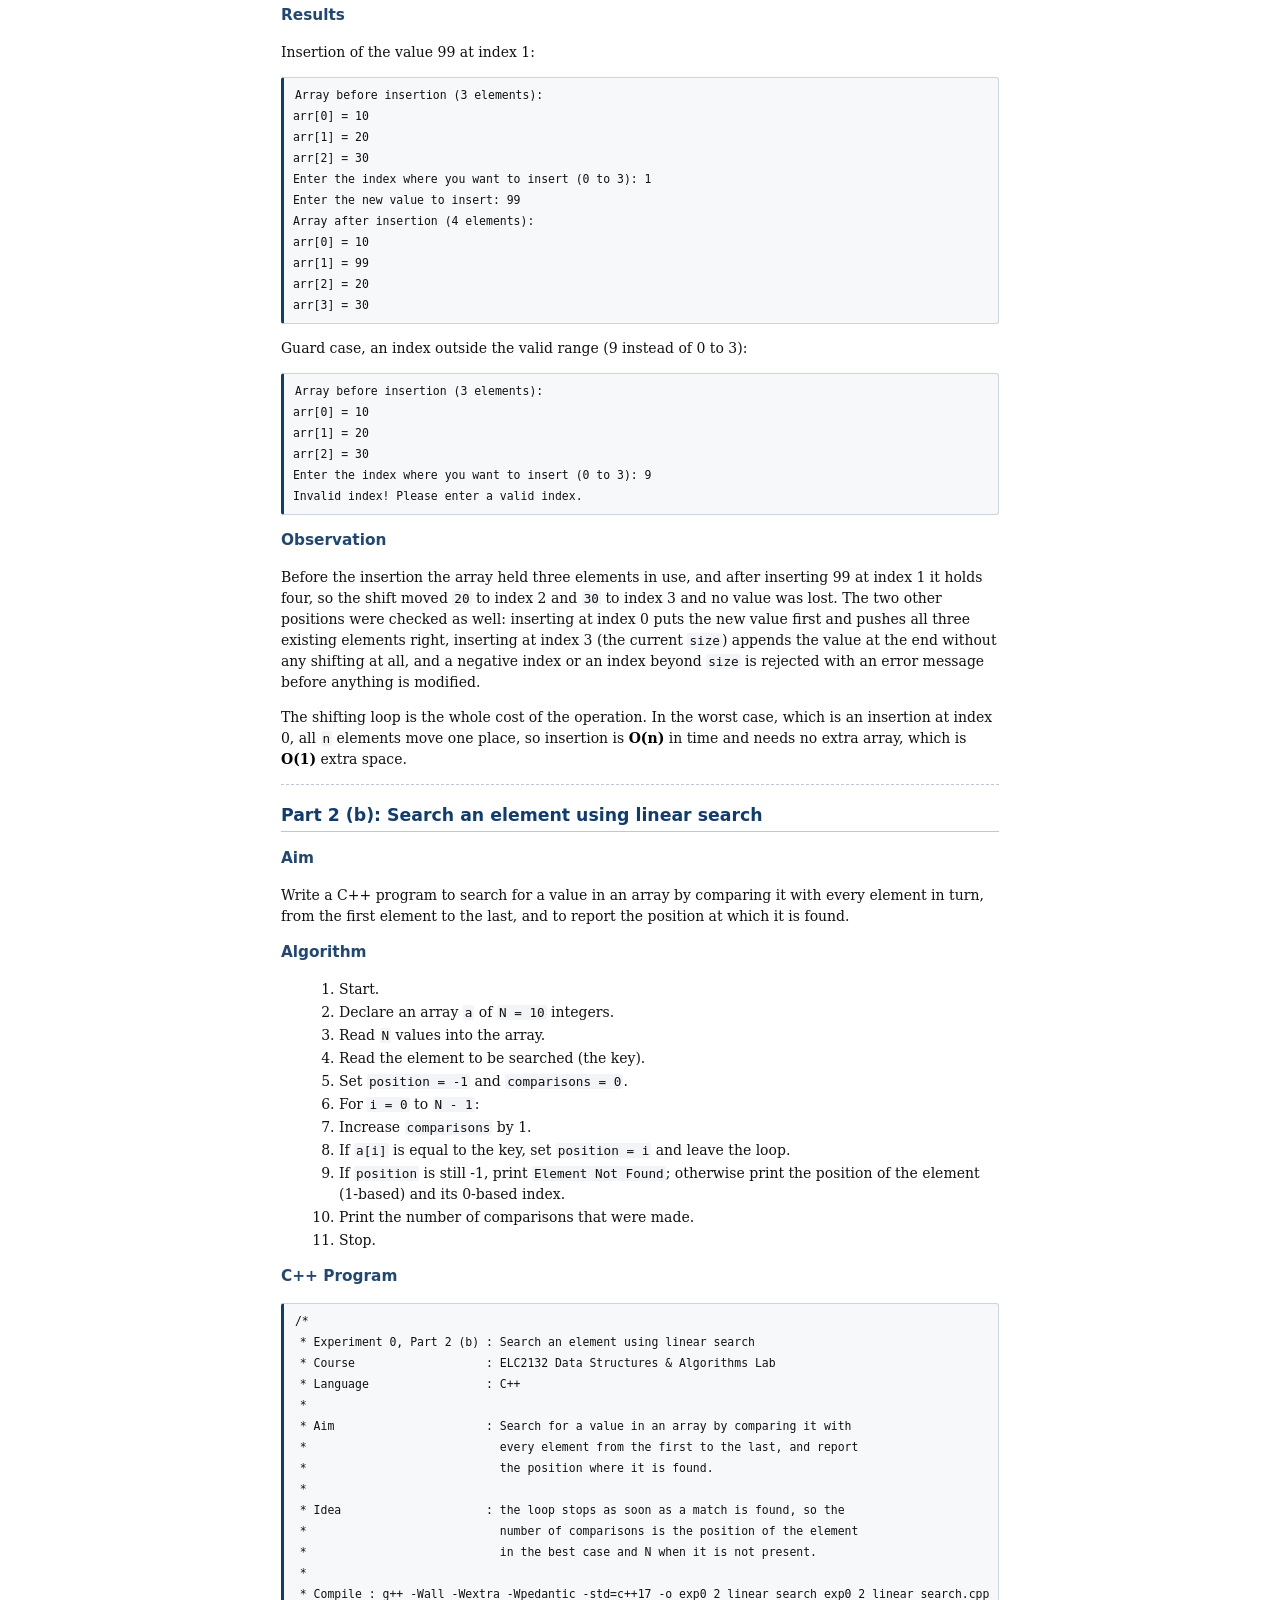
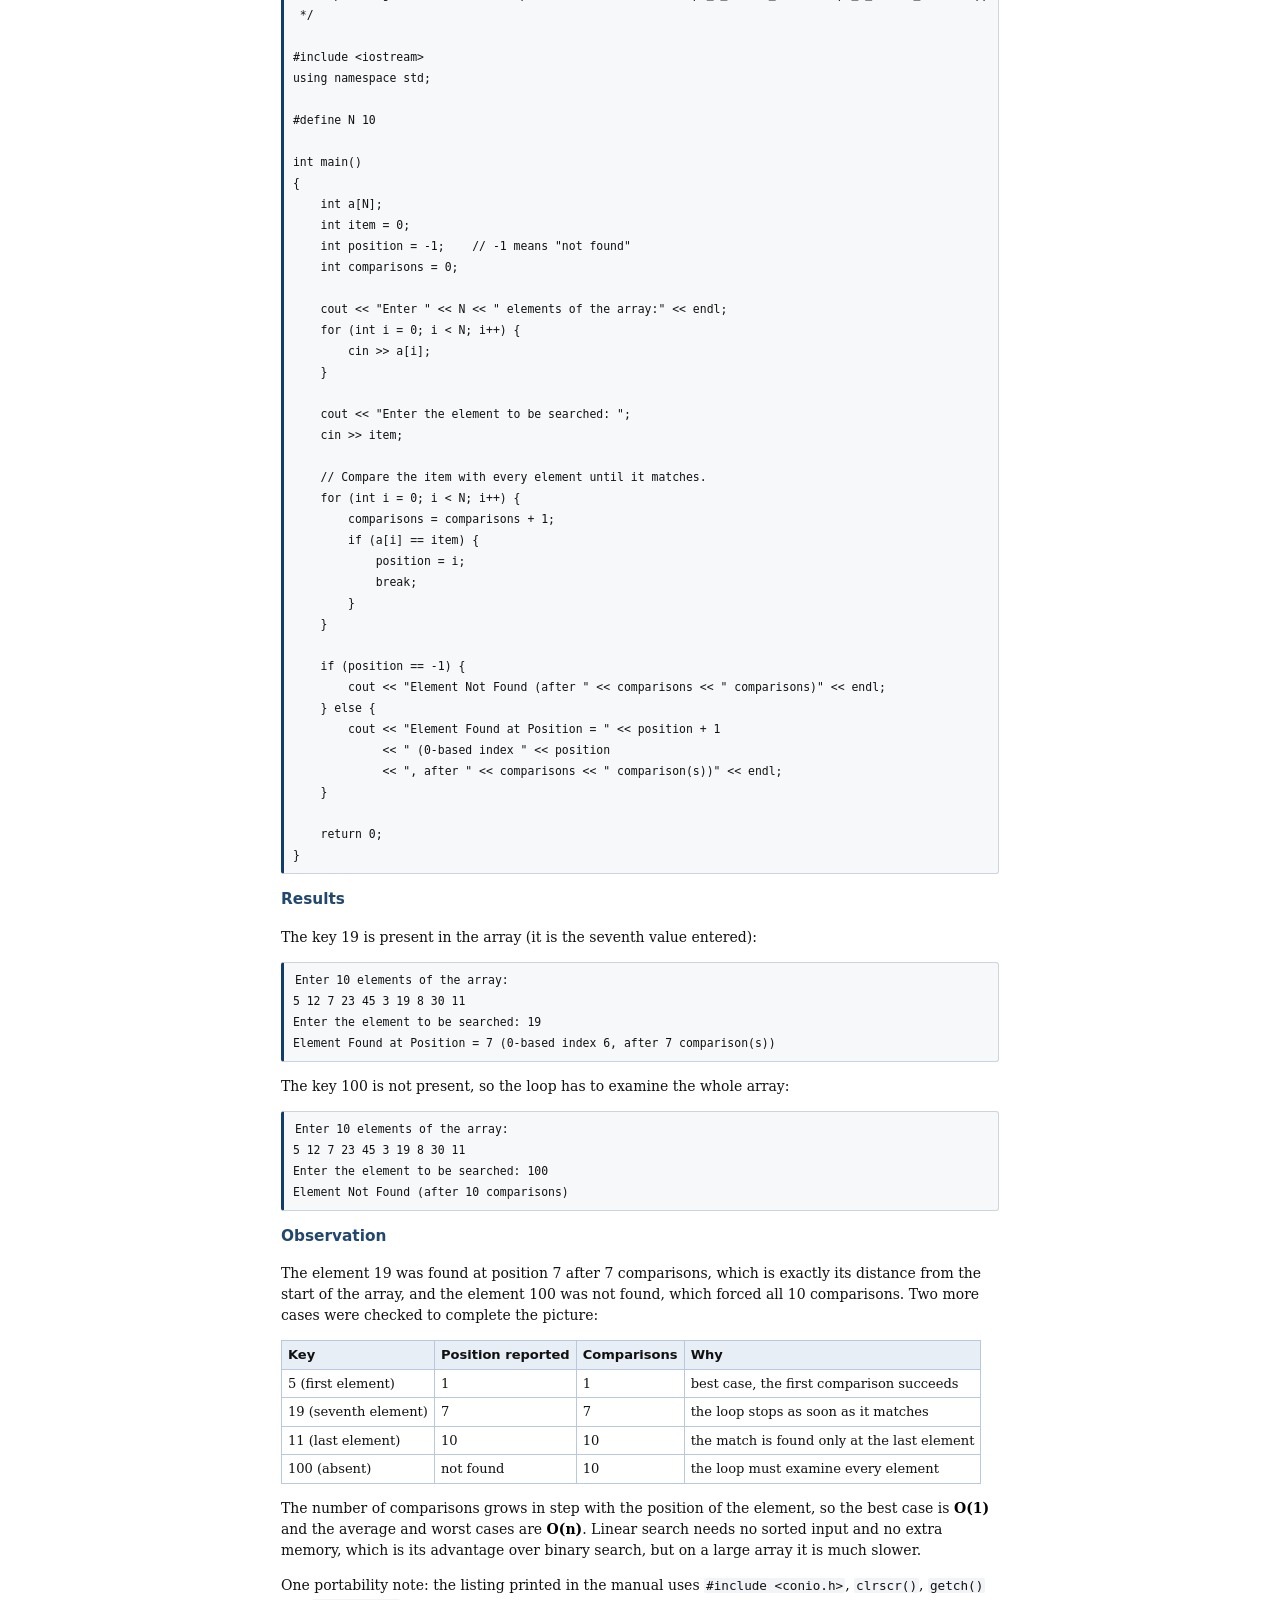
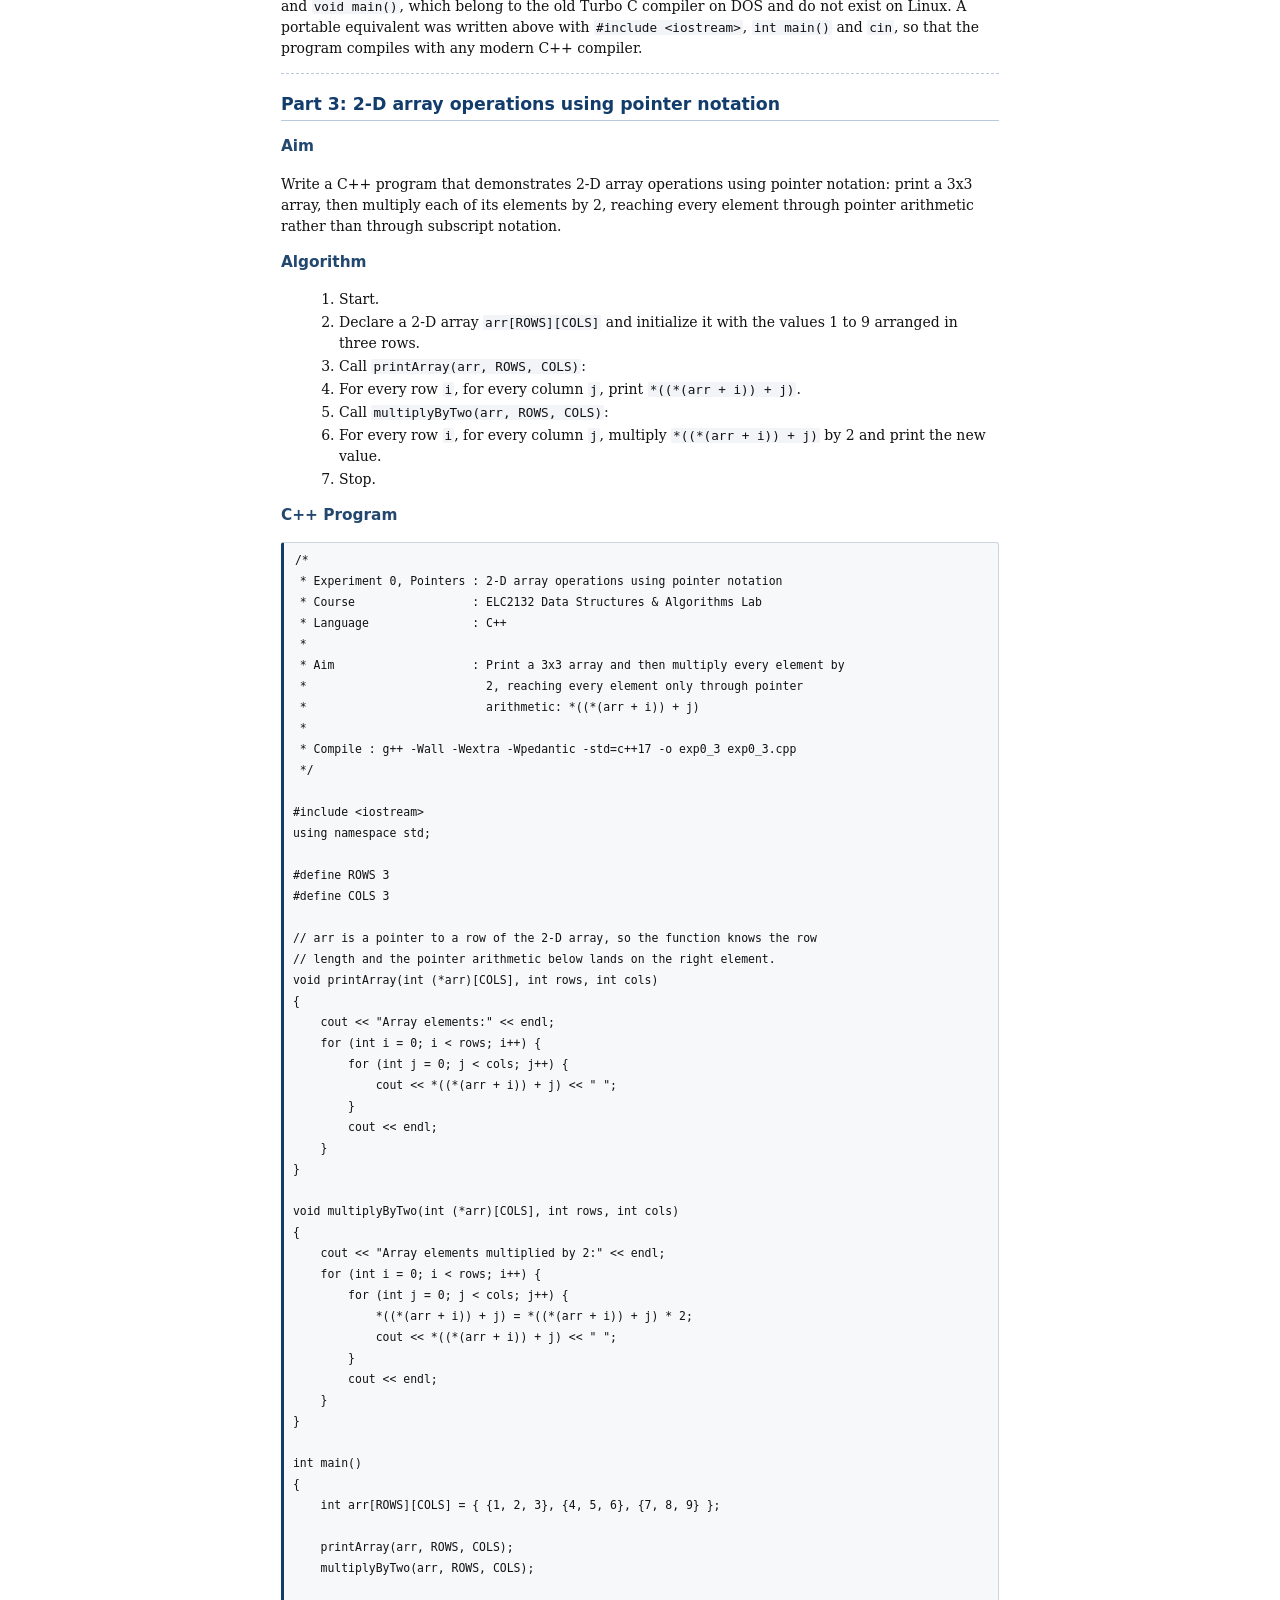
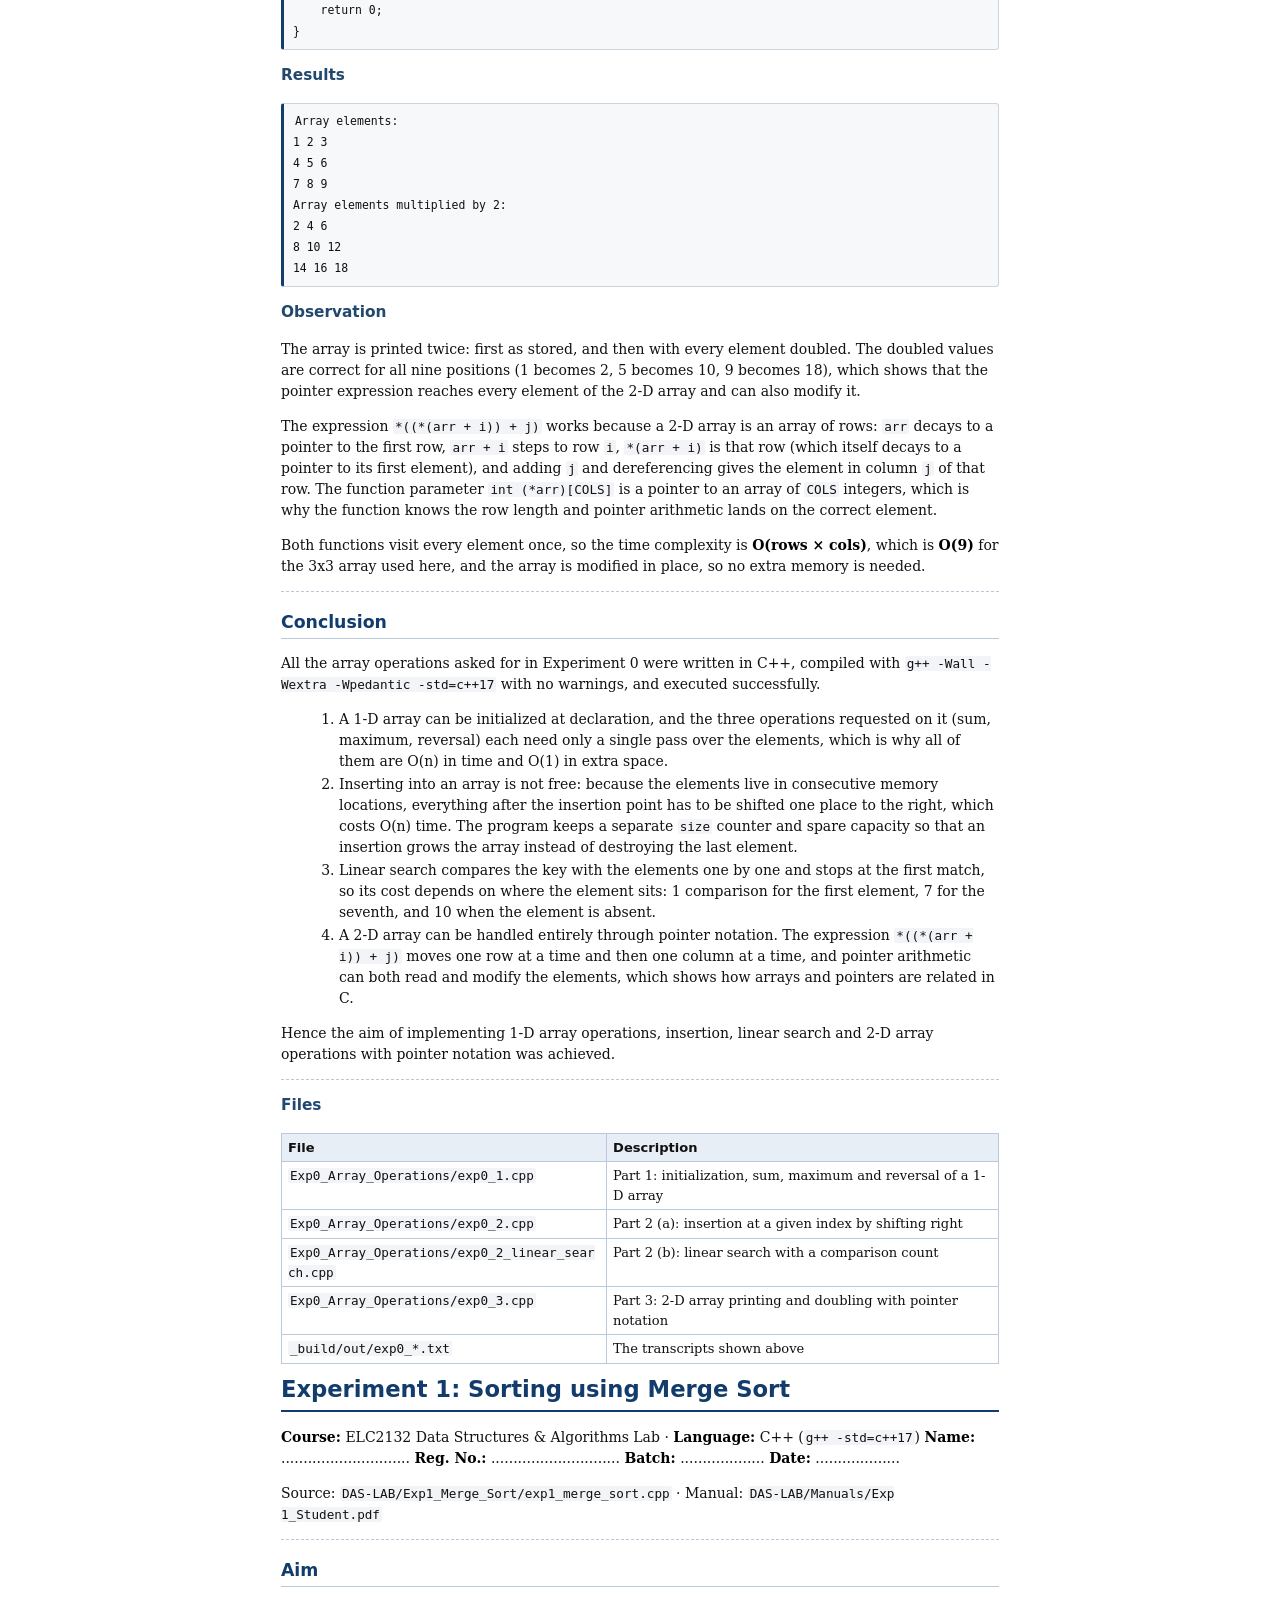
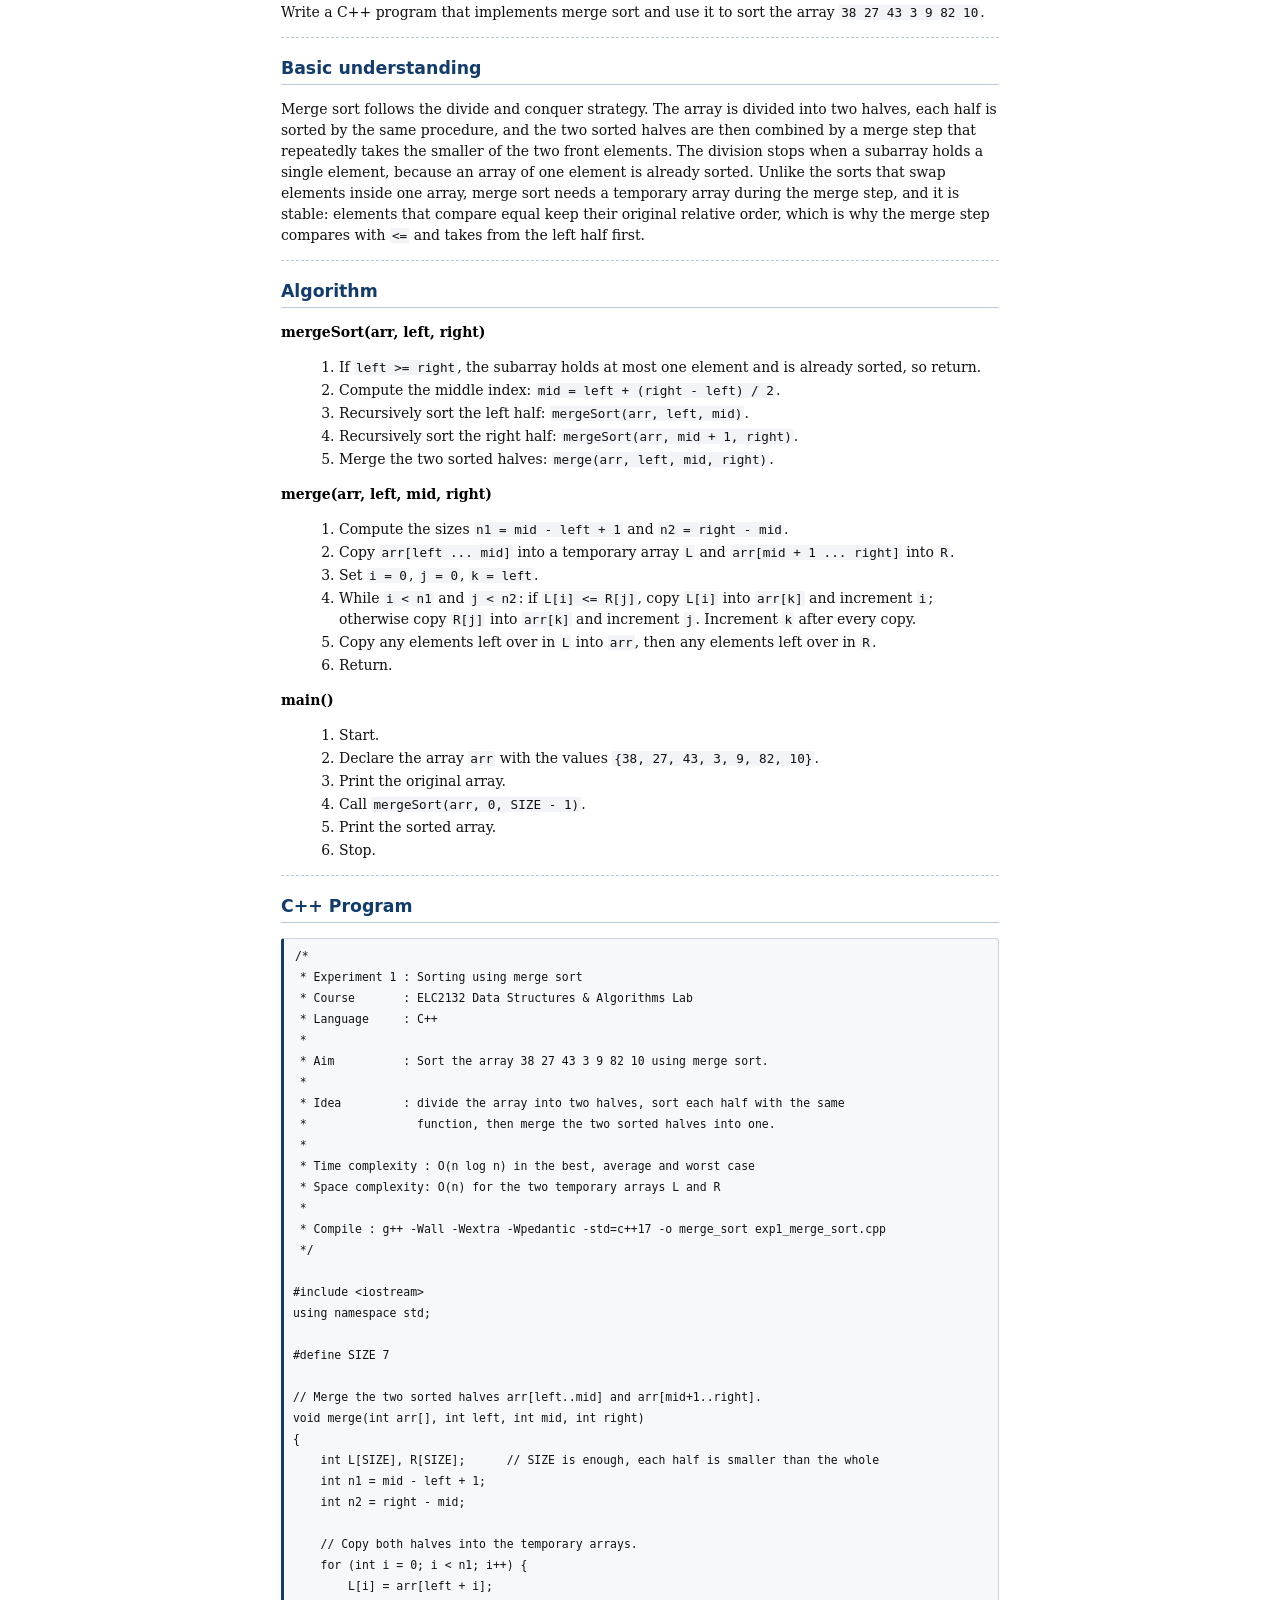
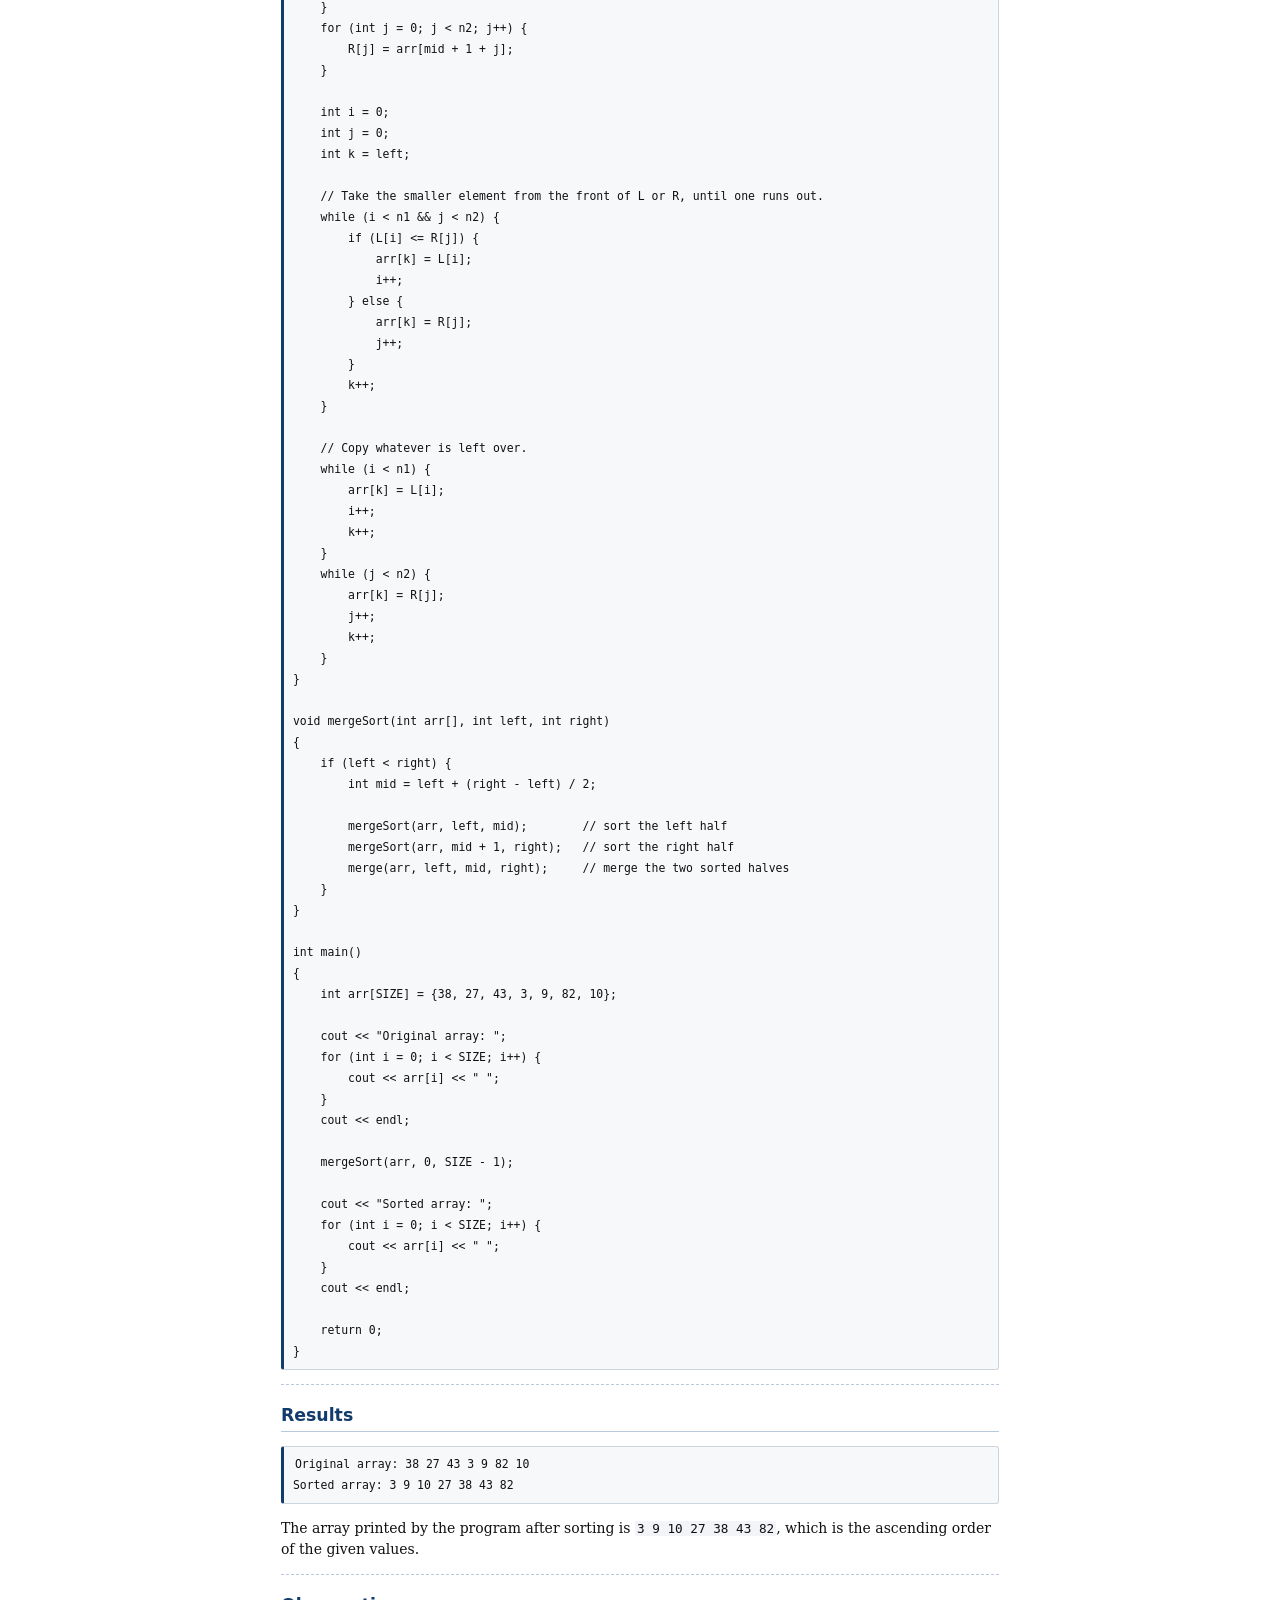
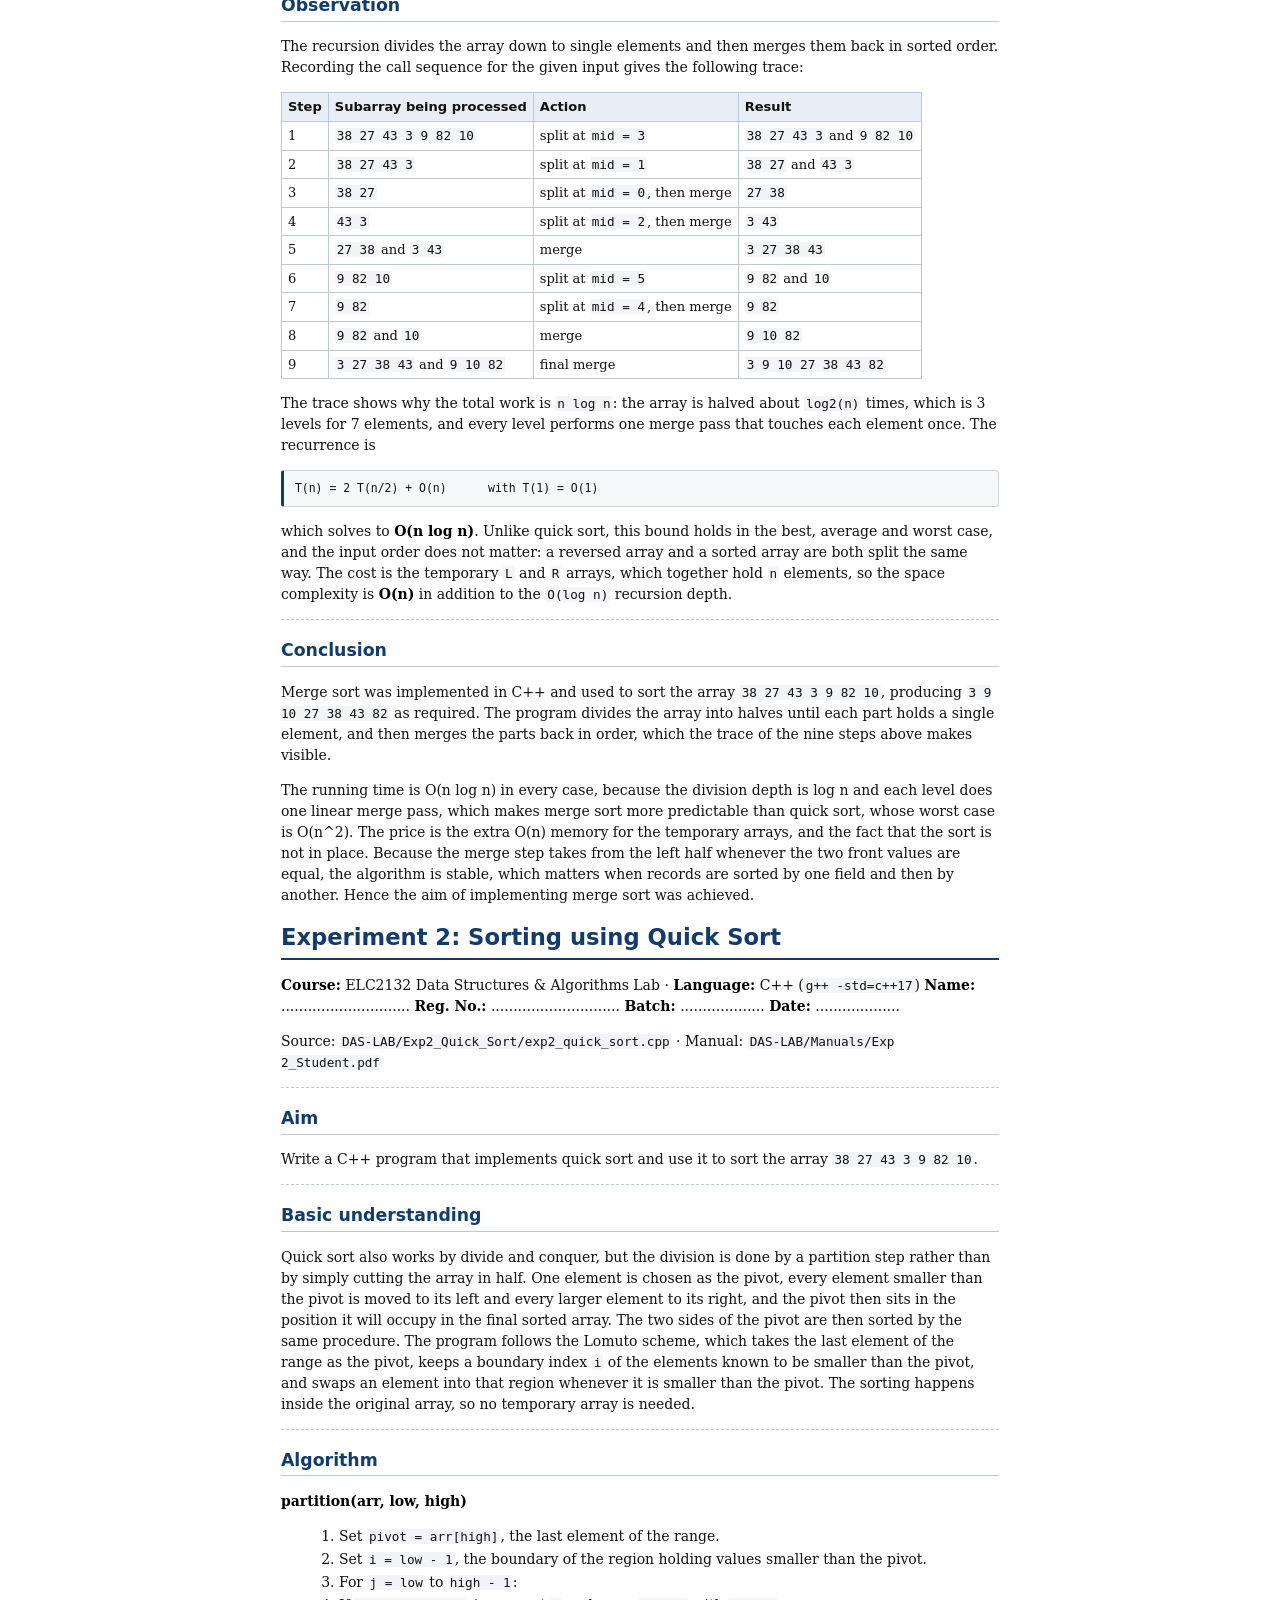
<file: das-lab/Records/DAS-LAB_Records.html>
<!DOCTYPE html>
<html lang="en">
<head>
<meta charset="utf-8">
<meta name="viewport" content="width=device-width, initial-scale=1">
<title>DAS-LAB Lab Records: Experiments 0 to 4</title>
<style>
@page { size: A4; margin: 18mm 16mm; }
body { font-family: "DejaVu Serif", Georgia, serif; font-size: 10.5pt; line-height: 1.5;
       color: #111; max-width: 190mm; margin: 0 auto; padding: 8mm; }
h1 { font-family: "DejaVu Sans", Arial, sans-serif; font-size: 17pt; color: #123c6b;
     border-bottom: 2px solid #123c6b; padding-bottom: 4px; margin-top: 0; }
h2 { font-family: "DejaVu Sans", Arial, sans-serif; font-size: 13pt; color: #123c6b;
     border-bottom: 1px solid #b9c8db; padding-bottom: 2px; margin-top: 18px; }
h3 { font-family: "DejaVu Sans", Arial, sans-serif; font-size: 11.5pt; color: #23486f;
     margin-top: 14px; }
code { font-family: "DejaVu Sans Mono", "Courier New", monospace; font-size: 9.5pt;
       background: #f2f4f7; padding: 0 2px; border-radius: 2px; }
pre { background: #f7f8fa; border: 1px solid #ccd4de; border-left: 3px solid #123c6b;
      border-radius: 3px; padding: 7px 9px; overflow-x: auto; page-break-inside: avoid; }
pre code { background: none; font-size: 8.6pt; line-height: 1.35; }
table { border-collapse: collapse; width: 100%; margin: 8px 0; font-size: 9.8pt;
        page-break-inside: avoid; }
th, td { border: 1px solid #b9c8db; padding: 4px 6px; text-align: left; vertical-align: top; }
th { background: #e8eef6; font-family: "DejaVu Sans", Arial, sans-serif; }
ul, ol { margin: 6px 0 6px 18px; }
li { margin: 2px 0; }
hr { border: 0; border-top: 1px dashed #b9c8db; margin: 14px 0; }
.page-break { page-break-before: always; }
strong { color: #000; }

/* screen only: the experiment tables are wider than a phone, so let them
   scroll inside their own box instead of pushing the page sideways.
   Print keeps the plain A4 table layout. */
@media screen {
  table { display: block; overflow-x: auto; }
  code { overflow-wrap: anywhere; }
}
</style>
</head>
<body>
<h1>Experiment 0: Array Operations</h1>
<p><strong>Course:</strong> ELC2132 Data Structures &amp; Algorithms Lab  ·  <strong>Language:</strong> C++ (<code>g++ -std=c++17</code>)
<strong>Name:</strong> .............................  <strong>Reg. No.:</strong> .............................
<strong>Batch:</strong> ...................  <strong>Date:</strong> ...................</p>
<p>Manuals: <code>DAS-LAB/Manuals/Exp 0_Array Operations 1.pdf</code>, <code>Exp 0_Array Operations 2.pdf</code>,
<code>Exp 0_Array Operations Pointers.pdf</code></p>
<p>This experiment has three parts:</p>
<table>
<thead>
<tr>
<th>Part</th>
<th>Topic</th>
<th>Source</th>
</tr>
</thead>
<tbody>
<tr>
<td>1</td>
<td>1-D array operations: initialization, sum, maximum, reversal</td>
<td><code>Exp0_Array_Operations/exp0_1.cpp</code></td>
</tr>
<tr>
<td>2</td>
<td>Array operations: (a) insertion, (b) linear search</td>
<td><code>Exp0_Array_Operations/exp0_2.cpp</code>, <code>exp0_2_linear_search.cpp</code></td>
</tr>
<tr>
<td>3</td>
<td>2-D array operations using pointer notation</td>
<td><code>Exp0_Array_Operations/exp0_3.cpp</code></td>
</tr>
</tbody>
</table>
<hr />
<h2>Part 1: 1-D array operations</h2>
<h3>Aim</h3>
<p>Write a C++ program that demonstrates the following 1-D array operations on an array of SIZE
elements:</p>
<ul>
<li>(a) <strong>Initialization</strong>: declare the array and fill it with values</li>
<li>(b) <strong>Finding the sum</strong>: add every element of the array</li>
<li>(c) <strong>Finding the maximum element</strong>: report the largest value stored</li>
<li>(d) <strong>Reversing the array</strong>: turn the order of the elements around</li>
</ul>
<h3>Algorithm</h3>
<ol>
<li>Start.</li>
<li>Declare an integer array <code>arr[SIZE]</code> and initialize it with the values <code>{10, 20, 30}</code> (part a).</li>
<li>Print every element with its index using a loop from <code>i = 0</code> to <code>SIZE - 1</code> (part a).</li>
<li>Set <code>sum = 0</code>; for <code>i = 0</code> to <code>SIZE - 1</code>, add <code>arr[i]</code> to <code>sum</code>; print <code>sum</code> (part b).</li>
<li>Set <code>max = arr[0]</code>; for <code>i = 1</code> to <code>SIZE - 1</code>, if <code>arr[i] &gt; max</code> then set <code>max = arr[i]</code>;
   print <code>max</code> (part c).</li>
<li>For <code>i = 0</code> to <code>SIZE / 2 - 1</code>, swap <code>arr[i]</code> with <code>arr[SIZE - 1 - i]</code> (part d).</li>
<li>Print the reversed array (part d).</li>
<li>Stop.</li>
</ol>
<h3>C++ Program</h3>
<!--CODE:Exp0_Array_Operations/exp0_1.cpp-->

<pre><code class="language-cpp">/*
 * Experiment 0, Part 1 : 1-D array operations
 * Course               : ELC2132 Data Structures &amp; Algorithms Lab
 * Language             : C++
 *
 * Aim                  : Demonstrate (a) initialization, (b) finding the sum,
 *                        (c) finding the maximum element and (d) reversing a
 *                        1-D array of SIZE elements.
 *
 * Compile : g++ -Wall -Wextra -Wpedantic -std=c++17 -o exp0_1 exp0_1.cpp
 */

#include &lt;iostream&gt;
using namespace std;

#define SIZE 3

int main()
{
    int arr[SIZE] = {10, 20, 30};
    int sum = 0;
    int max = arr[0];
    int temp;

    // (a) Initialization: print the array with its index numbers.
    cout &lt;&lt; &quot;Elements of the array:&quot; &lt;&lt; endl;
    for (int i = 0; i &lt; SIZE; i++) {
        cout &lt;&lt; &quot;arr[&quot; &lt;&lt; i &lt;&lt; &quot;] = &quot; &lt;&lt; arr[i] &lt;&lt; endl;
    }

    // (b) Add every element to get the sum.
    for (int i = 0; i &lt; SIZE; i++) {
        sum = sum + arr[i];
    }
    cout &lt;&lt; &quot;Sum of elements in the array: &quot; &lt;&lt; sum &lt;&lt; endl;

    // (c) Compare every element with max and keep the biggest one.
    for (int i = 1; i &lt; SIZE; i++) {
        if (arr[i] &gt; max) {
            max = arr[i];
        }
    }
    cout &lt;&lt; &quot;Maximum element in the array: &quot; &lt;&lt; max &lt;&lt; endl;

    // (d) Reverse the array by swapping the two ends.
    for (int i = 0; i &lt; SIZE / 2; i++) {
        temp = arr[i];
        arr[i] = arr[SIZE - 1 - i];
        arr[SIZE - 1 - i] = temp;
    }

    cout &lt;&lt; &quot;Reversed array:&quot; &lt;&lt; endl;
    for (int i = 0; i &lt; SIZE; i++) {
        cout &lt;&lt; arr[i] &lt;&lt; &quot; &quot;;
    }
    cout &lt;&lt; endl;

    return 0;
}
</code></pre>
<h3>Results</h3>
<!--TEXT:_build/out/exp0_1.txt-->

<pre><code>Elements of the array:
arr[0] = 10
arr[1] = 20
arr[2] = 30
Sum of elements in the array: 60
Maximum element in the array: 30
Reversed array:
30 20 10
</code></pre>
<h3>Observation</h3>
<p>The four operations run one after another on the same array, and each one is visible in the
output above:</p>
<table>
<thead>
<tr>
<th>Part</th>
<th>Operation</th>
<th>Result printed</th>
<th>Loop used</th>
</tr>
</thead>
<tbody>
<tr>
<td>(a)</td>
<td>Initialization and printing</td>
<td><code>arr[0] = 10</code>, <code>arr[1] = 20</code>, <code>arr[2] = 30</code></td>
<td><code>for i = 0</code> to <code>SIZE - 1</code></td>
</tr>
<tr>
<td>(b)</td>
<td>Sum of the elements</td>
<td><code>Sum of elements in the array: 60</code></td>
<td><code>for i = 0</code> to <code>SIZE - 1</code>, <code>sum += arr[i]</code></td>
</tr>
<tr>
<td>(c)</td>
<td>Maximum element</td>
<td><code>Maximum element in the array: 30</code></td>
<td><code>for i = 1</code> to <code>SIZE - 1</code>, compare with <code>max</code></td>
</tr>
<tr>
<td>(d)</td>
<td>Reversal</td>
<td><code>30 20 10</code></td>
<td><code>for i = 0</code> to <code>SIZE / 2 - 1</code>, swap with <code>arr[SIZE - 1 - i]</code></td>
</tr>
</tbody>
</table>
<p>The sum was verified by hand: 10 + 20 + 30 = 60. The maximum loop starts at <code>i = 1</code> because
<code>max</code> is already initialized with <code>arr[0]</code>, so the first element is never compared with itself.
The reversal loop runs only up to <code>SIZE / 2</code> because each iteration fixes two elements at once,
one from each end, and swapping in place needs no second array. All four operations are single
passes over the array, so each one is <strong>O(n)</strong> in time and <strong>O(1)</strong> in extra space.</p>
<hr />
<h2>Part 2 (a): Insert an integer in the array</h2>
<h3>Aim</h3>
<p>Write a C++ program to insert an integer value at a chosen index of a 1-D array, shifting the
elements that follow it one position to the right.</p>
<h3>Algorithm</h3>
<ol>
<li>Start.</li>
<li>Declare an array <code>arr</code> with capacity 10, store the values <code>{10, 20, 30}</code> in it and set
   <code>size = 3</code>, the number of elements actually in use.</li>
<li>Print the array before the insertion.</li>
<li>Read the index at which the value is to be inserted.</li>
<li>If the index is less than 0 or greater than <code>size</code>, print an error message and stop.</li>
<li>If <code>size</code> has already reached the capacity, report that the array is full and stop.</li>
<li>Read the value to be inserted.</li>
<li>For <code>i = size</code> down to <code>index + 1</code>, copy <code>arr[i - 1]</code> into <code>arr[i]</code> (shift right).</li>
<li>Store the new value at <code>arr[index]</code> and increase <code>size</code> by 1.</li>
<li>Print the array after the insertion.</li>
<li>Stop.</li>
</ol>
<h3>C++ Program</h3>
<!--CODE:Exp0_Array_Operations/exp0_2.cpp-->

<pre><code class="language-cpp">/*
 * Experiment 0, Part 2 (a) : Insert an integer into a 1-D array
 * Course                   : ELC2132 Data Structures &amp; Algorithms Lab
 * Language                 : C++
 *
 * Aim                      : Insert a new value at a chosen index of a 1-D array
 *                            by shifting every element from that index onwards
 *                            one position to the right.
 *
 * Idea                     : the array has spare capacity, so the number of
 *                            elements in use (size) grows with every insertion
 *                            and no existing element is lost.
 *
 * Compile : g++ -Wall -Wextra -Wpedantic -std=c++17 -o exp0_2 exp0_2.cpp
 */

#include &lt;iostream&gt;
using namespace std;

#define CAPACITY 10   // how many elements the array can hold

int main()
{
    int arr[CAPACITY] = {10, 20, 30};
    int size = 3;        // elements currently in use
    int index = 0;
    int value = 0;

    cout &lt;&lt; &quot;Array before insertion (&quot; &lt;&lt; size &lt;&lt; &quot; elements):&quot; &lt;&lt; endl;
    for (int i = 0; i &lt; size; i++) {
        cout &lt;&lt; &quot;arr[&quot; &lt;&lt; i &lt;&lt; &quot;] = &quot; &lt;&lt; arr[i] &lt;&lt; endl;
    }

    cout &lt;&lt; &quot;Enter the index where you want to insert (0 to &quot; &lt;&lt; size &lt;&lt; &quot;): &quot;;
    cin &gt;&gt; index;

    if (index &lt; 0 || index &gt; size) {
        cout &lt;&lt; &quot;Invalid index! Please enter a valid index.&quot; &lt;&lt; endl;
        return 1;
    }
    if (size == CAPACITY) {
        cout &lt;&lt; &quot;Array is full, cannot insert another element.&quot; &lt;&lt; endl;
        return 1;
    }

    cout &lt;&lt; &quot;Enter the new value to insert: &quot;;
    cin &gt;&gt; value;

    // Shift every element from index onwards one place to the right.
    for (int i = size; i &gt; index; i--) {
        arr[i] = arr[i - 1];
    }

    // Put the new value into the empty place that the shifting created.
    arr[index] = value;
    size = size + 1;

    cout &lt;&lt; &quot;Array after insertion (&quot; &lt;&lt; size &lt;&lt; &quot; elements):&quot; &lt;&lt; endl;
    for (int i = 0; i &lt; size; i++) {
        cout &lt;&lt; &quot;arr[&quot; &lt;&lt; i &lt;&lt; &quot;] = &quot; &lt;&lt; arr[i] &lt;&lt; endl;
    }

    return 0;
}
</code></pre>
<h3>Results</h3>
<p>Insertion of the value 99 at index 1:</p>
<!--TEXT:_build/out/exp0_2_insert.txt-->

<pre><code>Array before insertion (3 elements):
arr[0] = 10
arr[1] = 20
arr[2] = 30
Enter the index where you want to insert (0 to 3): 1
Enter the new value to insert: 99
Array after insertion (4 elements):
arr[0] = 10
arr[1] = 99
arr[2] = 20
arr[3] = 30
</code></pre>
<p>Guard case, an index outside the valid range (9 instead of 0 to 3):</p>
<!--TEXT:_build/out/exp0_2_insert_bad_index.txt-->

<pre><code>Array before insertion (3 elements):
arr[0] = 10
arr[1] = 20
arr[2] = 30
Enter the index where you want to insert (0 to 3): 9
Invalid index! Please enter a valid index.
</code></pre>
<h3>Observation</h3>
<p>Before the insertion the array held three elements in use, and after inserting 99 at index 1 it
holds four, so the shift moved <code>20</code> to index 2 and <code>30</code> to index 3 and no value was lost. The
two other positions were checked as well: inserting at index 0 puts the new value first and
pushes all three existing elements right, inserting at index 3 (the current <code>size</code>) appends the
value at the end without any shifting at all, and a negative index or an index beyond <code>size</code> is
rejected with an error message before anything is modified.</p>
<p>The shifting loop is the whole cost of the operation. In the worst case, which is an insertion at
index 0, all <code>n</code> elements move one place, so insertion is <strong>O(n)</strong> in time and needs no extra
array, which is <strong>O(1)</strong> extra space.</p>
<hr />
<h2>Part 2 (b): Search an element using linear search</h2>
<h3>Aim</h3>
<p>Write a C++ program to search for a value in an array by comparing it with every element in turn,
from the first element to the last, and to report the position at which it is found.</p>
<h3>Algorithm</h3>
<ol>
<li>Start.</li>
<li>Declare an array <code>a</code> of <code>N = 10</code> integers.</li>
<li>Read <code>N</code> values into the array.</li>
<li>Read the element to be searched (the key).</li>
<li>Set <code>position = -1</code> and <code>comparisons = 0</code>.</li>
<li>For <code>i = 0</code> to <code>N - 1</code>:</li>
<li>Increase <code>comparisons</code> by 1.</li>
<li>If <code>a[i]</code> is equal to the key, set <code>position = i</code> and leave the loop.</li>
<li>If <code>position</code> is still -1, print <code>Element Not Found</code>; otherwise print the position of the
   element (1-based) and its 0-based index.</li>
<li>Print the number of comparisons that were made.</li>
<li>Stop.</li>
</ol>
<h3>C++ Program</h3>
<!--CODE:Exp0_Array_Operations/exp0_2_linear_search.cpp-->

<pre><code class="language-cpp">/*
 * Experiment 0, Part 2 (b) : Search an element using linear search
 * Course                   : ELC2132 Data Structures &amp; Algorithms Lab
 * Language                 : C++
 *
 * Aim                      : Search for a value in an array by comparing it with
 *                            every element from the first to the last, and report
 *                            the position where it is found.
 *
 * Idea                     : the loop stops as soon as a match is found, so the
 *                            number of comparisons is the position of the element
 *                            in the best case and N when it is not present.
 *
 * Compile : g++ -Wall -Wextra -Wpedantic -std=c++17 -o exp0_2_linear_search exp0_2_linear_search.cpp
 */

#include &lt;iostream&gt;
using namespace std;

#define N 10

int main()
{
    int a[N];
    int item = 0;
    int position = -1;    // -1 means &quot;not found&quot;
    int comparisons = 0;

    cout &lt;&lt; &quot;Enter &quot; &lt;&lt; N &lt;&lt; &quot; elements of the array:&quot; &lt;&lt; endl;
    for (int i = 0; i &lt; N; i++) {
        cin &gt;&gt; a[i];
    }

    cout &lt;&lt; &quot;Enter the element to be searched: &quot;;
    cin &gt;&gt; item;

    // Compare the item with every element until it matches.
    for (int i = 0; i &lt; N; i++) {
        comparisons = comparisons + 1;
        if (a[i] == item) {
            position = i;
            break;
        }
    }

    if (position == -1) {
        cout &lt;&lt; &quot;Element Not Found (after &quot; &lt;&lt; comparisons &lt;&lt; &quot; comparisons)&quot; &lt;&lt; endl;
    } else {
        cout &lt;&lt; &quot;Element Found at Position = &quot; &lt;&lt; position + 1
             &lt;&lt; &quot; (0-based index &quot; &lt;&lt; position
             &lt;&lt; &quot;, after &quot; &lt;&lt; comparisons &lt;&lt; &quot; comparison(s))&quot; &lt;&lt; endl;
    }

    return 0;
}
</code></pre>
<h3>Results</h3>
<p>The key 19 is present in the array (it is the seventh value entered):</p>
<!--TEXT:_build/out/exp0_2b_search_found.txt-->

<pre><code>Enter 10 elements of the array:
5 12 7 23 45 3 19 8 30 11
Enter the element to be searched: 19
Element Found at Position = 7 (0-based index 6, after 7 comparison(s))
</code></pre>
<p>The key 100 is not present, so the loop has to examine the whole array:</p>
<!--TEXT:_build/out/exp0_2b_search_notfound.txt-->

<pre><code>Enter 10 elements of the array:
5 12 7 23 45 3 19 8 30 11
Enter the element to be searched: 100
Element Not Found (after 10 comparisons)
</code></pre>
<h3>Observation</h3>
<p>The element 19 was found at position 7 after 7 comparisons, which is exactly its distance from
the start of the array, and the element 100 was not found, which forced all 10 comparisons.
Two more cases were checked to complete the picture:</p>
<table>
<thead>
<tr>
<th>Key</th>
<th>Position reported</th>
<th>Comparisons</th>
<th>Why</th>
</tr>
</thead>
<tbody>
<tr>
<td>5 (first element)</td>
<td>1</td>
<td>1</td>
<td>best case, the first comparison succeeds</td>
</tr>
<tr>
<td>19 (seventh element)</td>
<td>7</td>
<td>7</td>
<td>the loop stops as soon as it matches</td>
</tr>
<tr>
<td>11 (last element)</td>
<td>10</td>
<td>10</td>
<td>the match is found only at the last element</td>
</tr>
<tr>
<td>100 (absent)</td>
<td>not found</td>
<td>10</td>
<td>the loop must examine every element</td>
</tr>
</tbody>
</table>
<p>The number of comparisons grows in step with the position of the element, so the best case is
<strong>O(1)</strong> and the average and worst cases are <strong>O(n)</strong>. Linear search needs no sorted input and
no extra memory, which is its advantage over binary search, but on a large array it is much
slower.</p>
<p>One portability note: the listing printed in the manual uses <code>#include &lt;conio.h&gt;</code>, <code>clrscr()</code>,
<code>getch()</code> and <code>void main()</code>, which belong to the old Turbo C compiler on DOS and do not exist on
Linux. A portable equivalent was written above with <code>#include &lt;iostream&gt;</code>, <code>int main()</code> and <code>cin</code>,
so that the program compiles with any modern C++ compiler.</p>
<hr />
<h2>Part 3: 2-D array operations using pointer notation</h2>
<h3>Aim</h3>
<p>Write a C++ program that demonstrates 2-D array operations using pointer notation: print a 3x3
array, then multiply each of its elements by 2, reaching every element through pointer
arithmetic rather than through subscript notation.</p>
<h3>Algorithm</h3>
<ol>
<li>Start.</li>
<li>Declare a 2-D array <code>arr[ROWS][COLS]</code> and initialize it with the values 1 to 9 arranged in
   three rows.</li>
<li>Call <code>printArray(arr, ROWS, COLS)</code>:</li>
<li>For every row <code>i</code>, for every column <code>j</code>, print <code>*((*(arr + i)) + j)</code>.</li>
<li>Call <code>multiplyByTwo(arr, ROWS, COLS)</code>:</li>
<li>For every row <code>i</code>, for every column <code>j</code>, multiply <code>*((*(arr + i)) + j)</code> by 2 and print the
      new value.</li>
<li>Stop.</li>
</ol>
<h3>C++ Program</h3>
<!--CODE:Exp0_Array_Operations/exp0_3.cpp-->

<pre><code class="language-cpp">/*
 * Experiment 0, Pointers : 2-D array operations using pointer notation
 * Course                 : ELC2132 Data Structures &amp; Algorithms Lab
 * Language               : C++
 *
 * Aim                    : Print a 3x3 array and then multiply every element by
 *                          2, reaching every element only through pointer
 *                          arithmetic: *((*(arr + i)) + j)
 *
 * Compile : g++ -Wall -Wextra -Wpedantic -std=c++17 -o exp0_3 exp0_3.cpp
 */

#include &lt;iostream&gt;
using namespace std;

#define ROWS 3
#define COLS 3

// arr is a pointer to a row of the 2-D array, so the function knows the row
// length and the pointer arithmetic below lands on the right element.
void printArray(int (*arr)[COLS], int rows, int cols)
{
    cout &lt;&lt; &quot;Array elements:&quot; &lt;&lt; endl;
    for (int i = 0; i &lt; rows; i++) {
        for (int j = 0; j &lt; cols; j++) {
            cout &lt;&lt; *((*(arr + i)) + j) &lt;&lt; &quot; &quot;;
        }
        cout &lt;&lt; endl;
    }
}

void multiplyByTwo(int (*arr)[COLS], int rows, int cols)
{
    cout &lt;&lt; &quot;Array elements multiplied by 2:&quot; &lt;&lt; endl;
    for (int i = 0; i &lt; rows; i++) {
        for (int j = 0; j &lt; cols; j++) {
            *((*(arr + i)) + j) = *((*(arr + i)) + j) * 2;
            cout &lt;&lt; *((*(arr + i)) + j) &lt;&lt; &quot; &quot;;
        }
        cout &lt;&lt; endl;
    }
}

int main()
{
    int arr[ROWS][COLS] = { {1, 2, 3}, {4, 5, 6}, {7, 8, 9} };

    printArray(arr, ROWS, COLS);
    multiplyByTwo(arr, ROWS, COLS);

    return 0;
}
</code></pre>
<h3>Results</h3>
<!--TEXT:_build/out/exp0_3.txt-->

<pre><code>Array elements:
1 2 3
4 5 6
7 8 9
Array elements multiplied by 2:
2 4 6
8 10 12
14 16 18
</code></pre>
<h3>Observation</h3>
<p>The array is printed twice: first as stored, and then with every element doubled. The doubled
values are correct for all nine positions (1 becomes 2, 5 becomes 10, 9 becomes 18), which shows
that the pointer expression reaches every element of the 2-D array and can also modify it.</p>
<p>The expression <code>*((*(arr + i)) + j)</code> works because a 2-D array is an array of rows: <code>arr</code> decays
to a pointer to the first row, <code>arr + i</code> steps to row <code>i</code>, <code>*(arr + i)</code> is that row (which itself
decays to a pointer to its first element), and adding <code>j</code> and dereferencing gives the element in
column <code>j</code> of that row. The function parameter <code>int (*arr)[COLS]</code> is a pointer to an array of
<code>COLS</code> integers, which is why the function knows the row length and pointer arithmetic lands on
the correct element.</p>
<p>Both functions visit every element once, so the time complexity is <strong>O(rows × cols)</strong>, which is
<strong>O(9)</strong> for the 3x3 array used here, and the array is modified in place, so no extra memory is
needed.</p>
<hr />
<h2>Conclusion</h2>
<p>All the array operations asked for in Experiment 0 were written in C++, compiled with
<code>g++ -Wall -Wextra -Wpedantic -std=c++17</code> with no warnings, and executed successfully.</p>
<ol>
<li>A 1-D array can be initialized at declaration, and the three operations requested on it
   (sum, maximum, reversal) each need only a single pass over the elements, which is why all of
   them are O(n) in time and O(1) in extra space.</li>
<li>Inserting into an array is not free: because the elements live in consecutive memory
   locations, everything after the insertion point has to be shifted one place to the right,
   which costs O(n) time. The program keeps a separate <code>size</code> counter and spare capacity so that
   an insertion grows the array instead of destroying the last element.</li>
<li>Linear search compares the key with the elements one by one and stops at the first match, so
   its cost depends on where the element sits: 1 comparison for the first element, 7 for the
   seventh, and 10 when the element is absent.</li>
<li>A 2-D array can be handled entirely through pointer notation. The expression
   <code>*((*(arr + i)) + j)</code> moves one row at a time and then one column at a time, and pointer
   arithmetic can both read and modify the elements, which shows how arrays and pointers are
   related in C.</li>
</ol>
<p>Hence the aim of implementing 1-D array operations, insertion, linear search and 2-D array
operations with pointer notation was achieved.</p>
<hr />
<h3>Files</h3>
<table>
<thead>
<tr>
<th>File</th>
<th>Description</th>
</tr>
</thead>
<tbody>
<tr>
<td><code>Exp0_Array_Operations/exp0_1.cpp</code></td>
<td>Part 1: initialization, sum, maximum and reversal of a 1-D array</td>
</tr>
<tr>
<td><code>Exp0_Array_Operations/exp0_2.cpp</code></td>
<td>Part 2 (a): insertion at a given index by shifting right</td>
</tr>
<tr>
<td><code>Exp0_Array_Operations/exp0_2_linear_search.cpp</code></td>
<td>Part 2 (b): linear search with a comparison count</td>
</tr>
<tr>
<td><code>Exp0_Array_Operations/exp0_3.cpp</code></td>
<td>Part 3: 2-D array printing and doubling with pointer notation</td>
</tr>
<tr>
<td><code>_build/out/exp0_*.txt</code></td>
<td>The transcripts shown above</td>
</tr>
</tbody>
</table>
<div class="page-break"></div>
<h1>Experiment 1: Sorting using Merge Sort</h1>
<p><strong>Course:</strong> ELC2132 Data Structures &amp; Algorithms Lab  ·  <strong>Language:</strong> C++ (<code>g++ -std=c++17</code>)
<strong>Name:</strong> .............................  <strong>Reg. No.:</strong> .............................
<strong>Batch:</strong> ...................  <strong>Date:</strong> ...................</p>
<p>Source: <code>DAS-LAB/Exp1_Merge_Sort/exp1_merge_sort.cpp</code>  ·  Manual: <code>DAS-LAB/Manuals/Exp 1_Student.pdf</code></p>
<hr />
<h2>Aim</h2>
<p>Write a C++ program that implements merge sort and use it to sort the array
<code>38 27 43 3 9 82 10</code>.</p>
<hr />
<h2>Basic understanding</h2>
<p>Merge sort follows the divide and conquer strategy. The array is divided into two halves, each
half is sorted by the same procedure, and the two sorted halves are then combined by a merge step
that repeatedly takes the smaller of the two front elements. The division stops when a subarray
holds a single element, because an array of one element is already sorted. Unlike the sorts that
swap elements inside one array, merge sort needs a temporary array during the merge step, and it
is stable: elements that compare equal keep their original relative order, which is why the merge
step compares with <code>&lt;=</code> and takes from the left half first.</p>
<hr />
<h2>Algorithm</h2>
<p><strong>mergeSort(arr, left, right)</strong></p>
<ol>
<li>If <code>left &gt;= right</code>, the subarray holds at most one element and is already sorted, so return.</li>
<li>Compute the middle index: <code>mid = left + (right - left) / 2</code>.</li>
<li>Recursively sort the left half: <code>mergeSort(arr, left, mid)</code>.</li>
<li>Recursively sort the right half: <code>mergeSort(arr, mid + 1, right)</code>.</li>
<li>Merge the two sorted halves: <code>merge(arr, left, mid, right)</code>.</li>
</ol>
<p><strong>merge(arr, left, mid, right)</strong></p>
<ol>
<li>Compute the sizes <code>n1 = mid - left + 1</code> and <code>n2 = right - mid</code>.</li>
<li>Copy <code>arr[left ... mid]</code> into a temporary array <code>L</code> and <code>arr[mid + 1 ... right]</code> into <code>R</code>.</li>
<li>Set <code>i = 0</code>, <code>j = 0</code>, <code>k = left</code>.</li>
<li>While <code>i &lt; n1</code> and <code>j &lt; n2</code>: if <code>L[i] &lt;= R[j]</code>, copy <code>L[i]</code> into <code>arr[k]</code> and increment <code>i</code>;
   otherwise copy <code>R[j]</code> into <code>arr[k]</code> and increment <code>j</code>. Increment <code>k</code> after every copy.</li>
<li>Copy any elements left over in <code>L</code> into <code>arr</code>, then any elements left over in <code>R</code>.</li>
<li>Return.</li>
</ol>
<p><strong>main()</strong></p>
<ol>
<li>Start.</li>
<li>Declare the array <code>arr</code> with the values <code>{38, 27, 43, 3, 9, 82, 10}</code>.</li>
<li>Print the original array.</li>
<li>Call <code>mergeSort(arr, 0, SIZE - 1)</code>.</li>
<li>Print the sorted array.</li>
<li>Stop.</li>
</ol>
<hr />
<h2>C++ Program</h2>
<!--CODE:Exp1_Merge_Sort/exp1_merge_sort.cpp-->

<pre><code class="language-cpp">/*
 * Experiment 1 : Sorting using merge sort
 * Course       : ELC2132 Data Structures &amp; Algorithms Lab
 * Language     : C++
 *
 * Aim          : Sort the array 38 27 43 3 9 82 10 using merge sort.
 *
 * Idea         : divide the array into two halves, sort each half with the same
 *                function, then merge the two sorted halves into one.
 *
 * Time complexity : O(n log n) in the best, average and worst case
 * Space complexity: O(n) for the two temporary arrays L and R
 *
 * Compile : g++ -Wall -Wextra -Wpedantic -std=c++17 -o merge_sort exp1_merge_sort.cpp
 */

#include &lt;iostream&gt;
using namespace std;

#define SIZE 7

// Merge the two sorted halves arr[left..mid] and arr[mid+1..right].
void merge(int arr[], int left, int mid, int right)
{
    int L[SIZE], R[SIZE];      // SIZE is enough, each half is smaller than the whole
    int n1 = mid - left + 1;
    int n2 = right - mid;

    // Copy both halves into the temporary arrays.
    for (int i = 0; i &lt; n1; i++) {
        L[i] = arr[left + i];
    }
    for (int j = 0; j &lt; n2; j++) {
        R[j] = arr[mid + 1 + j];
    }

    int i = 0;
    int j = 0;
    int k = left;

    // Take the smaller element from the front of L or R, until one runs out.
    while (i &lt; n1 &amp;&amp; j &lt; n2) {
        if (L[i] &lt;= R[j]) {
            arr[k] = L[i];
            i++;
        } else {
            arr[k] = R[j];
            j++;
        }
        k++;
    }

    // Copy whatever is left over.
    while (i &lt; n1) {
        arr[k] = L[i];
        i++;
        k++;
    }
    while (j &lt; n2) {
        arr[k] = R[j];
        j++;
        k++;
    }
}

void mergeSort(int arr[], int left, int right)
{
    if (left &lt; right) {
        int mid = left + (right - left) / 2;

        mergeSort(arr, left, mid);        // sort the left half
        mergeSort(arr, mid + 1, right);   // sort the right half
        merge(arr, left, mid, right);     // merge the two sorted halves
    }
}

int main()
{
    int arr[SIZE] = {38, 27, 43, 3, 9, 82, 10};

    cout &lt;&lt; &quot;Original array: &quot;;
    for (int i = 0; i &lt; SIZE; i++) {
        cout &lt;&lt; arr[i] &lt;&lt; &quot; &quot;;
    }
    cout &lt;&lt; endl;

    mergeSort(arr, 0, SIZE - 1);

    cout &lt;&lt; &quot;Sorted array: &quot;;
    for (int i = 0; i &lt; SIZE; i++) {
        cout &lt;&lt; arr[i] &lt;&lt; &quot; &quot;;
    }
    cout &lt;&lt; endl;

    return 0;
}
</code></pre>
<hr />
<h2>Results</h2>
<!--TEXT:_build/out/exp1_merge_sort.txt-->

<pre><code>Original array: 38 27 43 3 9 82 10
Sorted array: 3 9 10 27 38 43 82
</code></pre>
<p>The array printed by the program after sorting is <code>3 9 10 27 38 43 82</code>, which is the ascending
order of the given values.</p>
<hr />
<h2>Observation</h2>
<p>The recursion divides the array down to single elements and then merges them back in sorted
order. Recording the call sequence for the given input gives the following trace:</p>
<table>
<thead>
<tr>
<th>Step</th>
<th>Subarray being processed</th>
<th>Action</th>
<th>Result</th>
</tr>
</thead>
<tbody>
<tr>
<td>1</td>
<td><code>38 27 43 3 9 82 10</code></td>
<td>split at <code>mid = 3</code></td>
<td><code>38 27 43 3</code> and <code>9 82 10</code></td>
</tr>
<tr>
<td>2</td>
<td><code>38 27 43 3</code></td>
<td>split at <code>mid = 1</code></td>
<td><code>38 27</code> and <code>43 3</code></td>
</tr>
<tr>
<td>3</td>
<td><code>38 27</code></td>
<td>split at <code>mid = 0</code>, then merge</td>
<td><code>27 38</code></td>
</tr>
<tr>
<td>4</td>
<td><code>43 3</code></td>
<td>split at <code>mid = 2</code>, then merge</td>
<td><code>3 43</code></td>
</tr>
<tr>
<td>5</td>
<td><code>27 38</code> and <code>3 43</code></td>
<td>merge</td>
<td><code>3 27 38 43</code></td>
</tr>
<tr>
<td>6</td>
<td><code>9 82 10</code></td>
<td>split at <code>mid = 5</code></td>
<td><code>9 82</code> and <code>10</code></td>
</tr>
<tr>
<td>7</td>
<td><code>9 82</code></td>
<td>split at <code>mid = 4</code>, then merge</td>
<td><code>9 82</code></td>
</tr>
<tr>
<td>8</td>
<td><code>9 82</code> and <code>10</code></td>
<td>merge</td>
<td><code>9 10 82</code></td>
</tr>
<tr>
<td>9</td>
<td><code>3 27 38 43</code> and <code>9 10 82</code></td>
<td>final merge</td>
<td><code>3 9 10 27 38 43 82</code></td>
</tr>
</tbody>
</table>
<p>The trace shows why the total work is <code>n log n</code>: the array is halved about <code>log2(n)</code> times, which
is 3 levels for 7 elements, and every level performs one merge pass that touches each element
once. The recurrence is</p>
<pre><code>T(n) = 2 T(n/2) + O(n)      with T(1) = O(1)
</code></pre>
<p>which solves to <strong>O(n log n)</strong>. Unlike quick sort, this bound holds in the best, average and
worst case, and the input order does not matter: a reversed array and a sorted array are both
split the same way. The cost is the temporary <code>L</code> and <code>R</code> arrays, which together hold <code>n</code>
elements, so the space complexity is <strong>O(n)</strong> in addition to the <code>O(log n)</code> recursion depth.</p>
<hr />
<h2>Conclusion</h2>
<p>Merge sort was implemented in C++ and used to sort the array <code>38 27 43 3 9 82 10</code>, producing
<code>3 9 10 27 38 43 82</code> as required. The program divides the array into halves until each part holds
a single element, and then merges the parts back in order, which the trace of the nine steps above
makes visible.</p>
<p>The running time is O(n log n) in every case, because the division depth is log n and each level
does one linear merge pass, which makes merge sort more predictable than quick sort, whose worst
case is O(n^2). The price is the extra O(n) memory for the temporary arrays, and the fact that the
sort is not in place. Because the merge step takes from the left half whenever the two front
values are equal, the algorithm is stable, which matters when records are sorted by one field and
then by another. Hence the aim of implementing merge sort was achieved.</p>
<div class="page-break"></div>
<h1>Experiment 2: Sorting using Quick Sort</h1>
<p><strong>Course:</strong> ELC2132 Data Structures &amp; Algorithms Lab  ·  <strong>Language:</strong> C++ (<code>g++ -std=c++17</code>)
<strong>Name:</strong> .............................  <strong>Reg. No.:</strong> .............................
<strong>Batch:</strong> ...................  <strong>Date:</strong> ...................</p>
<p>Source: <code>DAS-LAB/Exp2_Quick_Sort/exp2_quick_sort.cpp</code>  ·  Manual: <code>DAS-LAB/Manuals/Exp 2_Student.pdf</code></p>
<hr />
<h2>Aim</h2>
<p>Write a C++ program that implements quick sort and use it to sort the array
<code>38 27 43 3 9 82 10</code>.</p>
<hr />
<h2>Basic understanding</h2>
<p>Quick sort also works by divide and conquer, but the division is done by a partition step rather
than by simply cutting the array in half. One element is chosen as the pivot, every element
smaller than the pivot is moved to its left and every larger element to its right, and the pivot
then sits in the position it will occupy in the final sorted array. The two sides of the pivot are
then sorted by the same procedure. The program follows the Lomuto scheme, which takes the last
element of the range as the pivot, keeps a boundary index <code>i</code> of the elements known to be smaller
than the pivot, and swaps an element into that region whenever it is smaller than the pivot. The
sorting happens inside the original array, so no temporary array is needed.</p>
<hr />
<h2>Algorithm</h2>
<p><strong>partition(arr, low, high)</strong></p>
<ol>
<li>Set <code>pivot = arr[high]</code>, the last element of the range.</li>
<li>Set <code>i = low - 1</code>, the boundary of the region holding values smaller than the pivot.</li>
<li>For <code>j = low</code> to <code>high - 1</code>:</li>
<li>If <code>arr[j] &lt; pivot</code>, increment <code>i</code> and swap <code>arr[i]</code> with <code>arr[j]</code>.</li>
<li>Swap <code>arr[i + 1]</code> with <code>arr[high]</code>, which places the pivot just after the smaller values.</li>
<li>Return <code>i + 1</code>, the final index of the pivot.</li>
</ol>
<p><strong>quickSort(arr, low, high)</strong></p>
<ol>
<li>If <code>low &gt;= high</code>, the range holds at most one element and is already sorted, so return.</li>
<li>Call <code>partition(arr, low, high)</code> and store the result in <code>pi</code>.</li>
<li>Recursively sort the left side: <code>quickSort(arr, low, pi - 1)</code>.</li>
<li>Recursively sort the right side: <code>quickSort(arr, pi + 1, high)</code>.</li>
</ol>
<p><strong>main()</strong></p>
<ol>
<li>Start.</li>
<li>Declare the array <code>arr</code> with the values <code>{38, 27, 43, 3, 9, 82, 10}</code>.</li>
<li>Print the original array.</li>
<li>Call <code>quickSort(arr, 0, SIZE - 1)</code>.</li>
<li>Print the sorted array.</li>
<li>Stop.</li>
</ol>
<hr />
<h2>C++ Program</h2>
<!--CODE:Exp2_Quick_Sort/exp2_quick_sort.cpp-->

<pre><code class="language-cpp">/*
 * Experiment 2 : Sorting using quick sort
 * Course       : ELC2132 Data Structures &amp; Algorithms Lab
 * Language     : C++
 *
 * Aim          : Sort the array 38 27 43 3 9 82 10 using quick sort.
 *
 * Idea         : take the last element as the pivot, move every smaller element
 *                to its left, put the pivot in its final position, then sort the
 *                two sides with the same function.
 *
 * Time complexity : O(n log n) on average, O(n^2) in the worst case
 * Space complexity: O(log n) on average for the recursion
 *
 * Compile : g++ -Wall -Wextra -Wpedantic -std=c++17 -o quick_sort exp2_quick_sort.cpp
 */

#include &lt;iostream&gt;
using namespace std;

#define SIZE 7

// Exchange the values of the two variables the pointers point to.
void swapValues(int *a, int *b)
{
    int temp = *a;
    *a = *b;
    *b = temp;
}

// Put the pivot in its final place: smaller values on the left, bigger on the right.
int partition(int arr[], int low, int high)
{
    int pivot = arr[high];
    int i = low - 1;              // last position of the &quot;smaller than pivot&quot; part

    for (int j = low; j &lt; high; j++) {
        if (arr[j] &lt; pivot) {
            i++;
            swapValues(&amp;arr[i], &amp;arr[j]);
        }
    }

    swapValues(&amp;arr[i + 1], &amp;arr[high]);   // place the pivot after the smaller values
    return i + 1;
}

void quickSort(int arr[], int low, int high)
{
    if (low &lt; high) {
        int pi = partition(arr, low, high);

        quickSort(arr, low, pi - 1);    // sort the left side of the pivot
        quickSort(arr, pi + 1, high);   // sort the right side of the pivot
    }
}

int main()
{
    int arr[SIZE] = {38, 27, 43, 3, 9, 82, 10};

    cout &lt;&lt; &quot;Original array: &quot;;
    for (int i = 0; i &lt; SIZE; i++) {
        cout &lt;&lt; arr[i] &lt;&lt; &quot; &quot;;
    }
    cout &lt;&lt; endl;

    quickSort(arr, 0, SIZE - 1);

    cout &lt;&lt; &quot;Sorted array: &quot;;
    for (int i = 0; i &lt; SIZE; i++) {
        cout &lt;&lt; arr[i] &lt;&lt; &quot; &quot;;
    }
    cout &lt;&lt; endl;

    return 0;
}
</code></pre>
<hr />
<h2>Results</h2>
<!--TEXT:_build/out/exp2_quick_sort.txt-->

<pre><code>Original array: 38 27 43 3 9 82 10
Sorted array: 3 9 10 27 38 43 82
</code></pre>
<p>The array printed by the program after sorting is <code>3 9 10 27 38 43 82</code>, which is the ascending
order of the given values and is identical to the result produced by merge sort in Experiment 1.</p>
<hr />
<h2>Observation</h2>
<p>Every call to <code>partition</code> fixes exactly one element, the pivot, in its final position. Tracing the
calls for the given input gives:</p>
<table>
<thead>
<tr>
<th>Call</th>
<th>Range being partitioned</th>
<th>Pivot</th>
<th>Array after the partition</th>
<th>Pivot's final index</th>
</tr>
</thead>
<tbody>
<tr>
<td><code>quickSort(0, 6)</code></td>
<td><code>38 27 43 3 9 82 10</code></td>
<td>10</td>
<td><code>3 9 10 38 27 82 43</code></td>
<td>2</td>
</tr>
<tr>
<td><code>quickSort(0, 1)</code></td>
<td><code>3 9</code></td>
<td>9</td>
<td><code>3 9</code></td>
<td>1</td>
</tr>
<tr>
<td><code>quickSort(3, 6)</code></td>
<td><code>38 27 82 43</code></td>
<td>43</td>
<td><code>38 27 43 82</code></td>
<td>5</td>
</tr>
<tr>
<td><code>quickSort(3, 4)</code></td>
<td><code>38 27</code></td>
<td>27</td>
<td><code>27 38</code></td>
<td>3</td>
</tr>
</tbody>
</table>
<p>The remaining calls are on ranges of a single element (<code>3</code> at index 0, <code>82</code> at index 6, <code>27</code> at
index 3 and <code>38</code> at index 4), which return immediately because <code>low &gt;= high</code>. After the four
partitions the array reads <code>3 9 10 27 38 43 82</code>.</p>
<p>In the first partition, for example, the pivot is 10 and the scan moves <code>3</code> and <code>9</code> into the
smaller-than-pivot region, so the swap at the end puts 10 at index 2 with everything smaller on
its left and everything larger on its right. That single step already places 10 correctly and
never touches it again, which is why quick sort needs no merge pass at all.</p>
<p>The cost of one partition is a single scan of the range, so it is O(n) at each level, and the
number of levels depends on how evenly the pivot splits the data. When the pivot falls near the
middle, there are about <code>log n</code> levels and the total is <strong>O(n log n)</strong>; when it is always the
smallest or the largest element, the split is maximally uneven, the depth becomes <code>n</code>, and the
total degrades to <strong>O(n^2)</strong>. The array used here is not sorted, so the pivots 10, 9, 43 and 27
gave reasonably even splits. The recursion depth is <code>O(log n)</code> on average and <code>O(n)</code> in the worst
case, and since the algorithm sorts in place, no extra array is required.</p>
<p>A comparison of the two sorts implemented in Experiments 1 and 2:</p>
<table>
<thead>
<tr>
<th>Property</th>
<th>Merge sort (Experiment 1)</th>
<th>Quick sort (Experiment 2)</th>
</tr>
</thead>
<tbody>
<tr>
<td>Best and average time</td>
<td>O(n log n)</td>
<td>O(n log n)</td>
</tr>
<tr>
<td>Worst-case time</td>
<td>O(n log n)</td>
<td>O(n^2)</td>
</tr>
<tr>
<td>Extra space</td>
<td>O(n) for the temporary arrays</td>
<td>O(log n) recursion stack on average</td>
</tr>
<tr>
<td>In place</td>
<td>no</td>
<td>yes</td>
</tr>
<tr>
<td>Stable</td>
<td>yes</td>
<td>no</td>
</tr>
<tr>
<td>Comments</td>
<td>predictable, good for linked lists</td>
<td>usually faster in practice, needs a good pivot choice</td>
</tr>
</tbody>
</table>
<hr />
<h2>Conclusion</h2>
<p>Quick sort was implemented in C++ and used on the array <code>38 27 43 3 9 82 10</code>, producing
<code>3 9 10 27 38 43 82</code>, exactly the same result that merge sort produced in Experiment 1, which
confirms that both algorithms are correct.</p>
<p>The working of the algorithm is visible in the partition trace: each partition scans its range
once, moves every element smaller than the pivot to the left of the boundary and leaves the pivot
in its final position, so the pivot never has to be moved again. Sorting then continues only on
the two remaining sides.</p>
<p>The average time complexity is O(n log n), which makes quick sort competitive with merge sort,
but the worst case is O(n^2) and occurs when the pivot is always an extreme value, for example
when an already sorted array is sorted again with the last element chosen as the pivot. The
advantage over merge sort is that quick sort works in place and needs no extra array, only the
recursion stack. Hence the aim of implementing quick sort and sorting the given array with it was
achieved.</p>
<div class="page-break"></div>
<h1>Experiment 3: Implementation of Recursive Programs</h1>
<p><strong>Course:</strong> ELC2132 Data Structures &amp; Algorithms Lab  ·  <strong>Language:</strong> C++ (<code>g++ -std=c++17</code>)
<strong>Name:</strong> .............................  <strong>Reg. No.:</strong> .............................
<strong>Batch:</strong> ...................  <strong>Date:</strong> ...................</p>
<p>Source folder: <code>DAS-LAB/Exp3_Recursion/</code>  ·  Manual: <code>DAS-LAB/Manuals/Exp 3_Student.pdf</code></p>
<hr />
<h2>Aim</h2>
<p>Write C++ programs to design, implement and analyze recursive programs for computing the
Fibonacci series, the factorial of a number, and for solving the Tower of Hanoi problem.</p>
<hr />
<h2>Basic understanding</h2>
<p>Recursion is a technique in which a function calls itself, directly or indirectly, to solve a
problem by reducing it to smaller instances of the same problem. Every recursive solution
needs exactly two parts:</p>
<ul>
<li><strong>Base case</strong>: the simplest instance, solved directly without further recursion. It is what
  stops the recursion.</li>
<li><strong>Recursive case</strong>: the step where the function calls itself with a smaller input, moving
  towards the base case.</li>
</ul>
<p>Every call is placed on the program's call stack, and each call holds its stack frame until the
calls below it return. This is why recursion costs memory (space complexity) in addition to
time. The three programs below show three patterns of increasing complexity: linear recursion
(factorial), tree recursion (Fibonacci) and recursion with problem transformation (Tower of
Hanoi).</p>
<hr />
<h2>3.1 Factorial of a Number</h2>
<h3>Aim</h3>
<p>Write a recursive C++ program to compute the factorial of a non-negative integer <code>n</code>, defined
as <code>n! = n * (n-1) * (n-2) * ... * 1</code>, with <code>0! = 1</code>.</p>
<h3>Algorithm</h3>
<ol>
<li>Start.</li>
<li>Read the non-negative integer <code>n</code>.</li>
<li>If <code>n &lt; 0</code>, report that the factorial is not defined for negative numbers and stop.</li>
<li>If <code>n &gt; 12</code>, report that the result would not fit in an int and stop.</li>
<li>Call the recursive function <code>factorial(n)</code>:</li>
<li>If <code>n == 0</code> or <code>n == 1</code>, return <code>1</code> (base case, recursion stops here).</li>
<li>Otherwise, return <code>n * factorial(n - 1)</code> (recursive case: the problem is reduced by 1).</li>
<li>Print <code>n!</code> as the returned value.</li>
<li>Stop.</li>
</ol>
<h3>C++ Program</h3>
<!--CODE:Exp3_Recursion/exp3_1_factorial.cpp-->

<pre><code class="language-cpp">/*
 * Experiment 3.1 : Factorial of a number using recursion
 * Course          : ELC2132 Data Structures &amp; Algorithms Lab
 * Language        : C++
 *
 * Aim             : Find n! = n * (n-1) * (n-2) * ... * 1, with 0! = 1.
 *
 * Base case       : factorial(0) = 1 and factorial(1) = 1
 * Recursive case  : factorial(n) = n * factorial(n - 1)
 *
 * Compile : g++ -Wall -Wextra -Wpedantic -std=c++17 -o factorial exp3_1_factorial.cpp
 */

#include &lt;iostream&gt;
using namespace std;

#define MAX_N 12   // 12! = 479001600, the biggest factorial that fits in an int

int factorial(int n)
{
    if (n == 0 || n == 1) {
        return 1;                    // base case, the recursion stops here
    }
    return n * factorial(n - 1);     // recursive case
}

int main()
{
    int n = 0;

    cout &lt;&lt; &quot;Enter a number (0 to &quot; &lt;&lt; MAX_N &lt;&lt; &quot;): &quot;;
    cin &gt;&gt; n;

    if (n &lt; 0) {
        cout &lt;&lt; &quot;Factorial is not defined for negative numbers.&quot; &lt;&lt; endl;
        return 1;
    }
    if (n &gt; MAX_N) {
        cout &lt;&lt; &quot;Please enter a number up to &quot; &lt;&lt; MAX_N
             &lt;&lt; &quot;, bigger values do not fit in an int.&quot; &lt;&lt; endl;
        return 1;
    }

    cout &lt;&lt; n &lt;&lt; &quot;! = &quot; &lt;&lt; factorial(n) &lt;&lt; endl;

    return 0;
}
</code></pre>
<h3>Output</h3>
<!--TEXT:_build/out/exp3_1_factorial.txt-->

<pre><code>Enter a number (0 to 12): 10
10! = 3628800
</code></pre>
<p>Values verified for other inputs:</p>
<table>
<thead>
<tr>
<th>n</th>
<th>Output of the program</th>
<th>Expected</th>
</tr>
</thead>
<tbody>
<tr>
<td>0</td>
<td>1</td>
<td>1</td>
</tr>
<tr>
<td>1</td>
<td>1</td>
<td>1</td>
</tr>
<tr>
<td>5</td>
<td>120</td>
<td>120</td>
</tr>
<tr>
<td>10</td>
<td>3628800</td>
<td>3628800</td>
</tr>
<tr>
<td>12</td>
<td>479001600</td>
<td>479001600</td>
</tr>
<tr>
<td>13</td>
<td><code>Please enter a number up to 12</code> message</td>
<td>guard: 13! does not fit in an int</td>
</tr>
<tr>
<td>-4</td>
<td><code>factorial of a negative number is not defined</code></td>
<td>input validation</td>
</tr>
</tbody>
</table>
<h3>Observation</h3>
<p><code>factorial(5)</code> expands as <code>5 * factorial(4)</code> → <code>5 * 4 * factorial(3)</code> → ... → <code>5 * 4 * 3 * 2 * 1</code>.
The calls are pushed on the stack until the base case <code>factorial(0)</code> returns 1, and then the
multiplications are performed while the stack unwinds. Exactly <code>n + 1</code> calls are made, one
multiplication per call, so the time complexity is <strong>O(n)</strong>; at the deepest point <code>n + 1</code> frames
are alive, so the space complexity is <strong>O(n)</strong>.</p>
<hr />
<h2>3.2 Fibonacci Series</h2>
<h3>Aim</h3>
<p>Write a recursive C++ program to compute the nth term of the Fibonacci series, defined as
<code>F(0) = 0</code>, <code>F(1) = 1</code> and <code>F(n) = F(n-1) + F(n-2)</code> for <code>n &gt; 1</code>.</p>
<h3>Algorithm</h3>
<ol>
<li>Start.</li>
<li>Read <code>n</code>, the index of the term to be computed (0 ≤ n ≤ 35).</li>
<li>For <code>i = 0</code> to <code>n</code>, print the value returned by <code>fib(i)</code>:</li>
<li>If <code>i == 0</code>, return <code>0</code> (base case 1).</li>
<li>If <code>i == 1</code>, return <code>1</code> (base case 2).</li>
<li>Otherwise return <code>fib(i - 1) + fib(i - 2)</code> (recursive case, two calls).</li>
<li>Reset the call counter to 0 and compute <code>fib(n)</code> again.</li>
<li>Print <code>F(n)</code> and the total number of recursive calls made.</li>
<li>Stop.</li>
</ol>
<h3>C++ Program</h3>
<!--CODE:Exp3_Recursion/exp3_2_fibonacci.cpp-->

<pre><code class="language-cpp">/*
 * Experiment 3.2 : Fibonacci series using recursion
 * Course          : ELC2132 Data Structures &amp; Algorithms Lab
 * Language        : C++
 *
 * Aim             : Compute the Fibonacci series F(0) = 0, F(1) = 1 and
 *                   F(n) = F(n-1) + F(n-2) for n &gt; 1, using recursion.
 *
 * Base cases      : F(0) = 0, F(1) = 1
 * Recursive case  : F(n) = F(n-1) + F(n-2)     (two recursive calls)
 *
 * Time complexity : O(2^n), the same values are calculated again and again
 * Space complexity: O(n), only the deepest chain of calls is kept in memory
 *
 * Compile : g++ -Wall -Wextra -Wpedantic -std=c++17 -o fibonacci exp3_2_fibonacci.cpp
 */

#include &lt;iostream&gt;
using namespace std;

#define MAX_N 35

int callCount = 0;   // counts the calls, to show how fast the work grows

int fib(int n)
{
    callCount = callCount + 1;

    if (n == 0) {
        return 0;                    // base case 1
    }
    if (n == 1) {
        return 1;                    // base case 2
    }
    return fib(n - 1) + fib(n - 2);  // recursive case
}

int main()
{
    int n = 0;

    cout &lt;&lt; &quot;Enter n (0 to &quot; &lt;&lt; MAX_N &lt;&lt; &quot;): &quot;;
    cin &gt;&gt; n;

    if (n &lt; 0 || n &gt; MAX_N) {
        cout &lt;&lt; &quot;Please enter a number between 0 and &quot; &lt;&lt; MAX_N &lt;&lt; &quot;.&quot; &lt;&lt; endl;
        return 1;
    }

    cout &lt;&lt; &quot;Fibonacci series (first &quot; &lt;&lt; n + 1 &lt;&lt; &quot; terms):&quot; &lt;&lt; endl;
    for (int i = 0; i &lt;= n; i++) {
        cout &lt;&lt; &quot;F(&quot; &lt;&lt; i &lt;&lt; &quot;) = &quot; &lt;&lt; fib(i) &lt;&lt; endl;
    }

    callCount = 0;
    int value = fib(n);

    cout &lt;&lt; endl;
    cout &lt;&lt; &quot;F(&quot; &lt;&lt; n &lt;&lt; &quot;) = &quot; &lt;&lt; value &lt;&lt; endl;
    cout &lt;&lt; &quot;Total recursive calls made to compute F(&quot; &lt;&lt; n &lt;&lt; &quot;): &quot; &lt;&lt; callCount &lt;&lt; endl;

    return 0;
}
</code></pre>
<h3>Output</h3>
<!--TEXT:_build/out/exp3_2_fibonacci.txt-->

<pre><code>Enter n (0 to 35): 8
Fibonacci series (first 9 terms):
F(0) = 0
F(1) = 1
F(2) = 1
F(3) = 2
F(4) = 3
F(5) = 5
F(6) = 8
F(7) = 13
F(8) = 21

F(8) = 21
Total recursive calls made to compute F(8): 67
</code></pre>
<h3>Observation</h3>
<p><code>F(5)</code> is computed as <code>F(4) + F(3)</code>, and each of those again splits into two calls, so the same
subproblem (for example <code>F(2)</code>) is recomputed many times. The number of calls therefore
grows exponentially. The counter built into the program confirms the growth, and the values
match the closed formula <code>calls(n) = 2 * F(n+1) - 1</code>:</p>
<table>
<thead>
<tr>
<th>n</th>
<th>Recursive calls for F(n)</th>
<th>2 × F(n+1) − 1</th>
<th>Time (measured)</th>
</tr>
</thead>
<tbody>
<tr>
<td>5</td>
<td>15</td>
<td>15</td>
<td>&lt; 0.01 s</td>
</tr>
<tr>
<td>10</td>
<td>177</td>
<td>177</td>
<td>&lt; 0.01 s</td>
</tr>
<tr>
<td>15</td>
<td>1973</td>
<td>1973</td>
<td>&lt; 0.01 s</td>
</tr>
<tr>
<td>20</td>
<td>21891</td>
<td>21891</td>
<td>&lt; 0.01 s</td>
</tr>
<tr>
<td>25</td>
<td>242785</td>
<td>242785</td>
<td>&lt; 0.01 s</td>
</tr>
<tr>
<td>30</td>
<td>2692537</td>
<td>2692537</td>
<td>0.01 s</td>
</tr>
</tbody>
</table>
<p>Time complexity is <strong>O(2^n)</strong>. Space complexity is only <strong>O(n)</strong>, because the two calls are
made one after the other: at any instant only the deepest chain of <code>n + 1</code> frames is alive, not
the whole call tree.</p>
<hr />
<h2>3.3 Tower of Hanoi</h2>
<h3>Aim</h3>
<p>Write a recursive C++ program to solve the Tower of Hanoi puzzle for <code>n</code> disks: move all disks
from the source rod to the destination rod using an auxiliary rod, such that only one disk is
moved at a time, only the top disk of a rod may be moved, and a larger disk is never placed on
a smaller one.</p>
<h3>Algorithm</h3>
<ol>
<li>Start.</li>
<li>Read the number of disks <code>n</code> (1 ≤ n ≤ 20).</li>
<li>Call <code>towerOfHanoi(n, 'A', 'B', 'C')</code>, where A is the source, B the helper and C the
   destination rod:</li>
<li>If <code>n == 1</code>, move disk 1 from the source to the destination and count the move
      (base case).</li>
<li>Otherwise:<ol>
<li>Move the top <code>n - 1</code> disks from the source to the helper rod, using the
     destination as the helper: <code>towerOfHanoi(n - 1, source, destination, helper)</code>.</li>
<li>Move disk <code>n</code> from the source to the destination and count the move.</li>
<li>Move the <code>n - 1</code> disks from the helper rod to the destination, using the
     source as the helper: <code>towerOfHanoi(n - 1, helper, source, destination)</code>.</li>
</ol>
</li>
<li>Print the total number of moves, which is <code>2^n - 1</code>.</li>
<li>Stop.</li>
</ol>
<h3>C++ Program</h3>
<!--CODE:Exp3_Recursion/exp3_3_tower_of_hanoi.cpp-->

<pre><code class="language-cpp">/*
 * Experiment 3.3 : Tower of Hanoi using recursion
 * Course          : ELC2132 Data Structures &amp; Algorithms Lab
 * Language        : C++
 *
 * Aim             : Move n disks from rod A to rod C using rod B, one disk at a
 *                   time, and never put a bigger disk on a smaller one.
 *
 * Base case       : n = 1, move that single disk straight to the destination
 * Recursive case  : move the top n-1 disks to the helper rod, move disk n to the
 *                   destination, then move the n-1 disks on top of it
 *
 * Time complexity : O(2^n), the number of moves is exactly 2^n - 1
 * Space complexity: O(n) calls waiting on the stack
 *
 * Compile : g++ -Wall -Wextra -Wpedantic -std=c++17 -o tower_of_hanoi exp3_3_tower_of_hanoi.cpp
 */

#include &lt;iostream&gt;
using namespace std;

#define MAX_DISKS 20

int moveCount = 0;

// Move n disks from 'source' to 'destination' using 'helper' as the spare rod.
void towerOfHanoi(int n, char source, char helper, char destination)
{
    if (n == 1) {
        // Base case: only one disk left, move it directly.
        moveCount = moveCount + 1;
        cout &lt;&lt; &quot;Move &quot; &lt;&lt; moveCount &lt;&lt; &quot;: disk 1 from &quot; &lt;&lt; source
             &lt;&lt; &quot; to &quot; &lt;&lt; destination &lt;&lt; endl;
        return;
    }

    // Step 1: move the top n-1 disks out of the way onto the helper rod.
    towerOfHanoi(n - 1, source, destination, helper);

    // Step 2: move the biggest disk to the destination.
    moveCount = moveCount + 1;
    cout &lt;&lt; &quot;Move &quot; &lt;&lt; moveCount &lt;&lt; &quot;: disk &quot; &lt;&lt; n &lt;&lt; &quot; from &quot; &lt;&lt; source
         &lt;&lt; &quot; to &quot; &lt;&lt; destination &lt;&lt; endl;

    // Step 3: move the n-1 disks from the helper rod onto the destination.
    towerOfHanoi(n - 1, helper, source, destination);
}

int main()
{
    int n = 0;

    cout &lt;&lt; &quot;Enter the number of disks (1 to &quot; &lt;&lt; MAX_DISKS &lt;&lt; &quot;): &quot;;
    cin &gt;&gt; n;

    if (n &lt; 1 || n &gt; MAX_DISKS) {
        cout &lt;&lt; &quot;Please enter a number between 1 and &quot; &lt;&lt; MAX_DISKS &lt;&lt; &quot;.&quot; &lt;&lt; endl;
        return 1;
    }

    cout &lt;&lt; endl;
    cout &lt;&lt; &quot;Moves for &quot; &lt;&lt; n &lt;&lt; &quot; disks (A = source, B = helper, C = destination):&quot; &lt;&lt; endl;
    towerOfHanoi(n, 'A', 'B', 'C');

    cout &lt;&lt; endl;
    cout &lt;&lt; &quot;Total number of moves = &quot; &lt;&lt; moveCount &lt;&lt; endl;

    return 0;
}
</code></pre>
<h3>Output</h3>
<!--TEXT:_build/out/exp3_3_tower_of_hanoi.txt-->

<pre><code>Enter the number of disks (1 to 20): 3

Moves for 3 disks (A = source, B = helper, C = destination):
Move 1: disk 1 from A to C
Move 2: disk 2 from A to B
Move 3: disk 1 from C to B
Move 4: disk 3 from A to C
Move 5: disk 1 from B to A
Move 6: disk 2 from B to C
Move 7: disk 1 from A to C

Total number of moves = 7
</code></pre>
<h3>Observation</h3>
<p>For 3 disks the solution takes 7 moves, and the printed sequence is a valid solution: disk 3
never moves before disks 1 and 2 are stacked on rod B, and no larger disk is ever placed on a
smaller one. The move count was checked against <code>2^n - 1</code>:</p>
<table>
<thead>
<tr>
<th>n</th>
<th>Moves printed</th>
<th>2^n − 1</th>
</tr>
</thead>
<tbody>
<tr>
<td>1</td>
<td>1</td>
<td>1</td>
</tr>
<tr>
<td>2</td>
<td>3</td>
<td>3</td>
</tr>
<tr>
<td>3</td>
<td>7</td>
<td>7</td>
</tr>
<tr>
<td>4</td>
<td>15</td>
<td>15</td>
</tr>
<tr>
<td>5</td>
<td>31</td>
<td>31</td>
</tr>
<tr>
<td>10</td>
<td>1023</td>
<td>1023</td>
</tr>
<tr>
<td>15</td>
<td>32767</td>
<td>32767</td>
</tr>
<tr>
<td>20</td>
<td>1048575</td>
<td>1048575</td>
</tr>
</tbody>
</table>
<p>Each call with <code>n</code> disks makes two calls with <code>n - 1</code> disks, which gives the recurrence
<code>T(n) = 2T(n-1) + 1</code> with <code>T(1) = 1</code>. Solving it gives <code>T(n) = 2^n - 1</code>, so the time complexity is
<strong>O(2^n)</strong>. The recursion depth is <code>n</code>, so the space complexity is <strong>O(n)</strong>. At 20 disks the
program printed all 1,048,575 moves in 0.11 s.</p>
<hr />
<h2>Summary of the three programs</h2>
<table>
<thead>
<tr>
<th>Program</th>
<th>Recursion pattern</th>
<th>Recursive calls</th>
<th>Time complexity</th>
<th>Space complexity</th>
</tr>
</thead>
<tbody>
<tr>
<td>Factorial</td>
<td>single recursive call (linear)</td>
<td>n + 1</td>
<td>O(n)</td>
<td>O(n)</td>
</tr>
<tr>
<td>Fibonacci</td>
<td>two recursive calls (tree)</td>
<td>2·F(n+1) − 1</td>
<td>O(2^n)</td>
<td>O(n)</td>
</tr>
<tr>
<td>Tower of Hanoi</td>
<td>two calls with problem transformation</td>
<td>2^(n+1) − 1</td>
<td>O(2^n)</td>
<td>O(n)</td>
</tr>
</tbody>
</table>
<h2>Conclusion</h2>
<p>All three programs were written, compiled with <code>g++ -Wall -Wextra -Wpedantic -std=c++17</code> without any
warning, and executed successfully.</p>
<ol>
<li>The factorial program shows linear recursion: one call per step and one unwinding
   multiplication, giving O(n) time and O(n) stack space. It works up to <code>12!</code>, which is the
biggest factorial that fits in an int.</li>
<li>The Fibonacci program shows tree recursion. Its exponential O(2^n) running time was
   confirmed by counting the calls made (for example 21,891 calls merely to compute <code>F(20)</code>),
   which demonstrates how the same subproblem is recomputed again and again. Its space cost
   stays O(n), because the two recursive calls are sequential rather than simultaneous.</li>
<li>The Tower of Hanoi program shows recursion where the problem itself is transformed at
   every step. The number of moves printed matched <code>2^n - 1</code> exactly for every value tested,
   showing why the puzzle is treated as exponential.</li>
</ol>
<p>Hence the aim of designing, implementing and analyzing recursive C++ programs for the factorial,
the Fibonacci series and the Tower of Hanoi was achieved.</p>
<div class="page-break"></div>
<h1>Experiment 4: Implementation of Priority Queues: Concepts and Operations</h1>
<p><strong>Course:</strong> ELC2132 Data Structures &amp; Algorithms Lab  ·  <strong>Language:</strong> C++ (<code>g++ -std=c++17</code>)
<strong>Name:</strong> .............................  <strong>Reg. No.:</strong> .............................
<strong>Batch:</strong> ...................  <strong>Date:</strong> ...................</p>
<p>Source folder: <code>DAS-LAB/Exp4_Priority_Queue/</code>  ·  Manual: <code>DAS-LAB/Manuals/Exp 4_Student.pdf</code></p>
<hr />
<h2>Aim</h2>
<p>Write C++ programs to understand the concept of a priority queue as an abstract data type, and to
implement it using both an unsorted array and a sorted linked list.</p>
<hr />
<h2>Basic understanding</h2>
<p>A priority queue is an abstract data type in which every element carries a priority, and the
element with the highest priority is always served first, regardless of the order in which the
elements were inserted. This is a fundamental departure from an ordinary queue, which is
strictly First-In-First-Out (FIFO).</p>
<p>A useful analogy is a hospital emergency room: a patient with a critical injury is treated before
a patient with a minor cut, even if the latter arrived first. The queue is ordered by urgency
(priority), not by arrival time.</p>
<table>
<thead>
<tr>
<th>Operation</th>
<th>Description</th>
</tr>
</thead>
<tbody>
<tr>
<td><code>insert(item, priority)</code></td>
<td>Adds a new element with its associated priority</td>
</tr>
<tr>
<td><code>extractMax()</code></td>
<td>Removes and returns the element with the highest priority</td>
</tr>
<tr>
<td><code>peek()</code></td>
<td>Returns the highest-priority element without removing it</td>
</tr>
<tr>
<td><code>isEmpty()</code></td>
<td>Checks whether the queue currently holds any elements</td>
</tr>
</tbody>
</table>
<p>There are two natural strategies for storing the elements, and each pushes the cost onto a
different operation:</p>
<ul>
<li><strong>Unsorted array</strong>: new elements are simply appended at the end, so insertion is fast, but
  extraction must scan every element to find the maximum.</li>
<li><strong>Sorted linked list</strong>: nodes are kept in descending order of priority at all times, so
  extraction is instant (the maximum is always the head node), but insertion must traverse the
  list to find the correct position and relink the pointers.</li>
</ul>
<table>
<thead>
<tr>
<th>Operation</th>
<th>Unsorted array (Part A)</th>
<th>Sorted linked list (Part B)</th>
</tr>
</thead>
<tbody>
<tr>
<td>Insert</td>
<td>O(1)</td>
<td>O(n)</td>
</tr>
<tr>
<td>Extract max</td>
<td>O(n)</td>
<td>O(1)</td>
</tr>
<tr>
<td>Peek</td>
<td>O(n)</td>
<td>O(1)</td>
</tr>
</tbody>
</table>
<hr />
<h2>4.1 Priority Queue Using an Unsorted Array</h2>
<h3>Aim</h3>
<p>Implement a max-priority queue in C++ using an unsorted array, supporting <code>insert</code>, <code>extractMax</code>,
<code>peek</code> and <code>isEmpty</code>.</p>
<h3>Algorithm</h3>
<ol>
<li>Start.</li>
<li>Declare a structure <code>Element</code> with the members <code>data</code> and <code>priority</code>, an array
   <code>pq[MAX]</code> to store the elements, and an integer <code>n</code> initialised to 0.</li>
<li><strong>insert(data, priority)</strong>: if <code>n == MAX</code>, report overflow; otherwise store the element at
   <code>pq[n]</code> and increment <code>n</code> (no ordering is maintained, so this is O(1)).</li>
<li><strong>maxIndex()</strong>: set <code>idx = 0</code>; for <code>i = 1</code> to <code>n - 1</code>, if <code>pq[i].priority &gt; pq[idx].priority</code>
   then set <code>idx = i</code>; return <code>idx</code>. This is the linear scan that makes peek and extractMax
   O(n) in the unsorted representation.</li>
<li><strong>peek()</strong>: if <code>n == 0</code>, report that the queue is empty; otherwise print
   <code>pq[maxIndex()]</code> without removing it.</li>
<li><strong>extractMax()</strong>: if <code>n == 0</code>, report that the queue is empty; otherwise set
   <code>idx = maxIndex()</code>, print <code>pq[idx]</code>, shift every element after <code>idx</code> one position to the left and
   decrement <code>n</code>.</li>
<li><strong>isEmpty()</strong>: return <code>n == 0</code>.</li>
<li>Display the menu (insert, extract max, peek, display, isEmpty, exit) and repeat until the
   user chooses to exit.</li>
<li>Stop.</li>
</ol>
<h3>C++ Program</h3>
<!--CODE:Exp4_Priority_Queue/exp4_1_priority_queue_array.cpp-->

<pre><code class="language-cpp">/*
 * Experiment 4.1 : Max-priority queue using an UNSORTED ARRAY
 * Course          : ELC2132 Data Structures &amp; Algorithms Lab
 * Language        : C++
 *
 * Aim             : Implement a priority queue using an unsorted array with the
 *                   operations insert, extractMax, peek and isEmpty.
 *
 * Idea            : a new element is simply put at the end, so insert is O(1).
 *                   The biggest priority is found by checking every element, so
 *                   peek and extractMax are O(n).
 *
 *   insert      O(1)
 *   peek        O(n)
 *   extractMax  O(n)
 *   isEmpty     O(1)
 *
 * Compile : g++ -Wall -Wextra -Wpedantic -std=c++17 -o pq_array exp4_1_priority_queue_array.cpp
 */

#include &lt;iostream&gt;
using namespace std;

#define MAX 100

// One element of the queue: the value and the priority it is served with.
struct Element {
    int data;
    int priority;
};

Element pq[MAX];
int n = 0;      // how many elements are in the queue

bool isEmpty()
{
    return n == 0;
}

bool isFull()
{
    return n == MAX;
}

// Insert at the end, no ordering is kept.
void insertItem(int data, int priority)
{
    if (isFull()) {
        cout &lt;&lt; &quot;Queue is full, cannot insert &quot; &lt;&lt; data &lt;&lt; endl;
        return;
    }

    pq[n].data = data;
    pq[n].priority = priority;
    n = n + 1;

    cout &lt;&lt; &quot;Inserted: data = &quot; &lt;&lt; data &lt;&lt; &quot;, priority = &quot; &lt;&lt; priority &lt;&lt; endl;
}

// Find the position of the element with the biggest priority.
int maxIndex()
{
    int index = 0;

    for (int i = 1; i &lt; n; i++) {
        if (pq[i].priority &gt; pq[index].priority) {
            index = i;
        }
    }
    return index;
}

// Show the biggest priority without removing it.
void peek()
{
    if (isEmpty()) {
        cout &lt;&lt; &quot;Queue is empty, nothing to peek&quot; &lt;&lt; endl;
        return;
    }

    int index = maxIndex();
    cout &lt;&lt; &quot;Highest priority element: data = &quot; &lt;&lt; pq[index].data
         &lt;&lt; &quot;, priority = &quot; &lt;&lt; pq[index].priority &lt;&lt; endl;
}

// Remove the element with the biggest priority.
void extractMax()
{
    if (isEmpty()) {
        cout &lt;&lt; &quot;Queue is empty, nothing to extract&quot; &lt;&lt; endl;
        return;
    }

    int index = maxIndex();
    cout &lt;&lt; &quot;Extracted: data = &quot; &lt;&lt; pq[index].data
         &lt;&lt; &quot;, priority = &quot; &lt;&lt; pq[index].priority &lt;&lt; endl;

    // Close the gap by moving the following elements one place to the left.
    for (int i = index; i &lt; n - 1; i++) {
        pq[i] = pq[i + 1];
    }
    n = n - 1;
}

void display()
{
    if (isEmpty()) {
        cout &lt;&lt; &quot;Queue is empty&quot; &lt;&lt; endl;
        return;
    }

    cout &lt;&lt; &quot;Queue elements (in the order they were inserted, size = &quot; &lt;&lt; n &lt;&lt; &quot;):&quot; &lt;&lt; endl;
    for (int i = 0; i &lt; n; i++) {
        cout &lt;&lt; &quot;  [&quot; &lt;&lt; i &lt;&lt; &quot;] data = &quot; &lt;&lt; pq[i].data
             &lt;&lt; &quot;, priority = &quot; &lt;&lt; pq[i].priority &lt;&lt; endl;
    }
}

int main()
{
    int choice = 0;
    int data = 0;
    int priority = 0;

    do {
        cout &lt;&lt; endl;
        cout &lt;&lt; &quot;--- Max Priority Queue (unsorted array) ---&quot; &lt;&lt; endl;
        cout &lt;&lt; &quot;1. Insert&quot; &lt;&lt; endl;
        cout &lt;&lt; &quot;2. Extract max&quot; &lt;&lt; endl;
        cout &lt;&lt; &quot;3. Peek&quot; &lt;&lt; endl;
        cout &lt;&lt; &quot;4. Display&quot; &lt;&lt; endl;
        cout &lt;&lt; &quot;5. isEmpty&quot; &lt;&lt; endl;
        cout &lt;&lt; &quot;6. Exit&quot; &lt;&lt; endl;
        cout &lt;&lt; &quot;Enter your choice: &quot;;
        cin &gt;&gt; choice;

        if (choice == 1) {
            cout &lt;&lt; &quot;Enter data and priority: &quot;;
            cin &gt;&gt; data &gt;&gt; priority;
            insertItem(data, priority);
        } else if (choice == 2) {
            extractMax();
        } else if (choice == 3) {
            peek();
        } else if (choice == 4) {
            display();
        } else if (choice == 5) {
            if (isEmpty()) {
                cout &lt;&lt; &quot;Queue is empty&quot; &lt;&lt; endl;
            } else {
                cout &lt;&lt; &quot;Queue is not empty&quot; &lt;&lt; endl;
            }
        } else if (choice == 6) {
            cout &lt;&lt; &quot;Exiting.&quot; &lt;&lt; endl;
        } else {
            cout &lt;&lt; &quot;Wrong choice, enter a number from 1 to 6.&quot; &lt;&lt; endl;
        }
    } while (choice != 6);

    return 0;
}
</code></pre>
<h3>Output</h3>
<p>Four elements are inserted in the order (10, priority 3), (20, 1), (30, 5), (40, 2), so the highest
priority belongs to the third element inserted. The transcript below is the actual session inside a
terminal, with the typed menu choices echoed after their prompts.</p>
<!--TEXT:_build/out/exp4_1_pq_array.txt-->

<pre><code>
--- Max Priority Queue (unsorted array) ---
1. Insert
2. Extract max
3. Peek
4. Display
5. isEmpty
6. Exit
Enter your choice: 1
Enter data and priority: 10 3
Inserted: data = 10, priority = 3

--- Max Priority Queue (unsorted array) ---
1. Insert
2. Extract max
3. Peek
4. Display
5. isEmpty
6. Exit
Enter your choice: 1
Enter data and priority: 20 1
Inserted: data = 20, priority = 1

--- Max Priority Queue (unsorted array) ---
1. Insert
2. Extract max
3. Peek
4. Display
5. isEmpty
6. Exit
Enter your choice: 1
Enter data and priority: 30 5
Inserted: data = 30, priority = 5

--- Max Priority Queue (unsorted array) ---
1. Insert
2. Extract max
3. Peek
4. Display
5. isEmpty
6. Exit
Enter your choice: 1
Enter data and priority: 40 2
Inserted: data = 40, priority = 2

--- Max Priority Queue (unsorted array) ---
1. Insert
2. Extract max
3. Peek
4. Display
5. isEmpty
6. Exit
Enter your choice: 4
Queue elements (in the order they were inserted, size = 4):
  [0] data = 10, priority = 3
  [1] data = 20, priority = 1
  [2] data = 30, priority = 5
  [3] data = 40, priority = 2

--- Max Priority Queue (unsorted array) ---
1. Insert
2. Extract max
3. Peek
4. Display
5. isEmpty
6. Exit
Enter your choice: 3
Highest priority element: data = 30, priority = 5

--- Max Priority Queue (unsorted array) ---
1. Insert
2. Extract max
3. Peek
4. Display
5. isEmpty
6. Exit
Enter your choice: 2
Extracted: data = 30, priority = 5

--- Max Priority Queue (unsorted array) ---
1. Insert
2. Extract max
3. Peek
4. Display
5. isEmpty
6. Exit
Enter your choice: 3
Highest priority element: data = 10, priority = 3

--- Max Priority Queue (unsorted array) ---
1. Insert
2. Extract max
3. Peek
4. Display
5. isEmpty
6. Exit
Enter your choice: 4
Queue elements (in the order they were inserted, size = 3):
  [0] data = 10, priority = 3
  [1] data = 20, priority = 1
  [2] data = 40, priority = 2

--- Max Priority Queue (unsorted array) ---
1. Insert
2. Extract max
3. Peek
4. Display
5. isEmpty
6. Exit
Enter your choice: 5
Queue is not empty

--- Max Priority Queue (unsorted array) ---
1. Insert
2. Extract max
3. Peek
4. Display
5. isEmpty
6. Exit
Enter your choice: 6
Exiting.
</code></pre>
<h3>Observation</h3>
<p>The display shows the array in insertion order, which confirms that <code>insert</code> performs no
ordering at all and is therefore O(1). Even so, <code>peek</code> correctly reported the element with
priority 5, and <code>extractMax</code> removed that same element, after which <code>peek</code> returned the next
highest priority, 3. Both of these operations had to scan the array, which is the O(n) cost of
the unsorted representation. The <code>isEmpty</code> check returned "not empty" while three elements
remained, and the empty-queue case was checked separately: extracting and peeking on an
empty queue print an error message instead of reading invalid memory.</p>
<hr />
<h2>4.2 Priority Queue Using a Sorted Linked List</h2>
<h3>Aim</h3>
<p>Implement a max-priority queue in C++ using a singly linked list kept in descending order of
priority, supporting <code>insert</code>, <code>extractMax</code>, <code>peek</code> and <code>isEmpty</code>.</p>
<h3>Algorithm</h3>
<ol>
<li>Start.</li>
<li>Define a self-referential structure <code>Node</code> with the members <code>data</code>, <code>priority</code> and
   <code>next</code>, and declare <code>head = NULL</code> and <code>count = 0</code>.</li>
<li><strong>insert(data, priority)</strong>:</li>
<li>Allocate a new node and store the data and priority in it.</li>
<li>If <code>head == NULL</code> or the new priority is greater than <code>head-&gt;priority</code>, make the new node
      the head (it outranks every element already in the list).</li>
<li>Otherwise traverse the list while the next node has a priority greater than or equal to
      the new priority, then insert the new node after that position. This keeps the list sorted
      in descending order and makes insertion O(n).</li>
<li>Increment <code>count</code>.</li>
<li><strong>peek()</strong>: if <code>head == NULL</code>, report that the queue is empty; otherwise print the data and
   priority of the head node. Because the list is always sorted, this is O(1).</li>
<li><strong>extractMax()</strong>: if <code>head == NULL</code>, report that the queue is empty; otherwise print the
   head node, unlink it by setting <code>head = head-&gt;next</code>, free the removed node and decrement
   <code>count</code>. This is O(1).</li>
<li><strong>isEmpty()</strong>: return <code>head == NULL</code>.</li>
<li>Display the menu and repeat until the user chooses to exit; free all remaining nodes
   before terminating.</li>
<li>Stop.</li>
</ol>
<h3>C++ Program</h3>
<!--CODE:Exp4_Priority_Queue/exp4_2_priority_queue_linkedlist.cpp-->

<pre><code class="language-cpp">/*
 * Experiment 4.2 : Max-priority queue using a SORTED LINKED LIST
 * Course          : ELC2132 Data Structures &amp; Algorithms Lab
 * Language        : C++
 *
 * Aim             : Implement a priority queue using a singly linked list that is
 *                   always kept in descending order of priority, with the
 *                   operations insert, extractMax, peek and isEmpty.
 *
 * Idea            : the list stays sorted, so the biggest priority is always the
 *                   first node. peek and extractMax are O(1), but insert has to
 *                   walk the list to find the right place, so it is O(n).
 *
 *   insert      O(n)
 *   peek        O(1)
 *   extractMax  O(1)
 *   isEmpty     O(1)
 *
 * Compile : g++ -Wall -Wextra -Wpedantic -std=c++17 -o pq_list exp4_2_priority_queue_linkedlist.cpp
 */

#include &lt;iostream&gt;
using namespace std;

// One node of the list: the value, its priority and the address of the next node.
struct Node {
    int data;
    int priority;
    Node* next;
};

Node* head = NULL;   // the element with the biggest priority
int count = 0;       // how many elements are in the list

bool isEmpty()
{
    return head == NULL;
}

// Insert the new element so that the list stays in descending order.
void insertItem(int data, int priority)
{
    Node* node = new Node();
    node-&gt;data = data;
    node-&gt;priority = priority;
    node-&gt;next = NULL;

    // Case 1: the new element has the biggest priority, so it becomes the head.
    if (head == NULL || priority &gt; head-&gt;priority) {
        node-&gt;next = head;
        head = node;
    } else {
        // Case 2: walk until the next node has a smaller priority.
        Node* current = head;
        while (current-&gt;next != NULL &amp;&amp; current-&gt;next-&gt;priority &gt;= priority) {
            current = current-&gt;next;
        }
        node-&gt;next = current-&gt;next;
        current-&gt;next = node;
    }

    count = count + 1;
    cout &lt;&lt; &quot;Inserted: data = &quot; &lt;&lt; data &lt;&lt; &quot;, priority = &quot; &lt;&lt; priority &lt;&lt; endl;
}

// Show the biggest priority without removing it.
void peek()
{
    if (isEmpty()) {
        cout &lt;&lt; &quot;Queue is empty, nothing to peek&quot; &lt;&lt; endl;
        return;
    }

    cout &lt;&lt; &quot;Highest priority element: data = &quot; &lt;&lt; head-&gt;data
         &lt;&lt; &quot;, priority = &quot; &lt;&lt; head-&gt;priority &lt;&lt; endl;
}

// Remove the first node, which always has the biggest priority.
void extractMax()
{
    if (isEmpty()) {
        cout &lt;&lt; &quot;Queue is empty, nothing to extract&quot; &lt;&lt; endl;
        return;
    }

    Node* temp = head;
    cout &lt;&lt; &quot;Extracted: data = &quot; &lt;&lt; temp-&gt;data
         &lt;&lt; &quot;, priority = &quot; &lt;&lt; temp-&gt;priority &lt;&lt; endl;

    head = head-&gt;next;
    delete temp;
    count = count - 1;
}

void display()
{
    if (isEmpty()) {
        cout &lt;&lt; &quot;Queue is empty&quot; &lt;&lt; endl;
        return;
    }

    cout &lt;&lt; &quot;Queue elements (highest priority first, size = &quot; &lt;&lt; count &lt;&lt; &quot;):&quot; &lt;&lt; endl;
    for (Node* current = head; current != NULL; current = current-&gt;next) {
        cout &lt;&lt; &quot;  data = &quot; &lt;&lt; current-&gt;data &lt;&lt; &quot;, priority = &quot; &lt;&lt; current-&gt;priority;
        if (current == head) {
            cout &lt;&lt; &quot;  &lt;- head (max)&quot;;
        }
        cout &lt;&lt; endl;
    }
}

// Free the remaining nodes before the program ends.
void freeQueue()
{
    while (head != NULL) {
        Node* temp = head;
        head = head-&gt;next;
        delete temp;
    }
    count = 0;
}

int main()
{
    int choice = 0;
    int data = 0;
    int priority = 0;

    do {
        cout &lt;&lt; endl;
        cout &lt;&lt; &quot;--- Max Priority Queue (sorted linked list) ---&quot; &lt;&lt; endl;
        cout &lt;&lt; &quot;1. Insert&quot; &lt;&lt; endl;
        cout &lt;&lt; &quot;2. Extract max&quot; &lt;&lt; endl;
        cout &lt;&lt; &quot;3. Peek&quot; &lt;&lt; endl;
        cout &lt;&lt; &quot;4. Display&quot; &lt;&lt; endl;
        cout &lt;&lt; &quot;5. isEmpty&quot; &lt;&lt; endl;
        cout &lt;&lt; &quot;6. Exit&quot; &lt;&lt; endl;
        cout &lt;&lt; &quot;Enter your choice: &quot;;
        cin &gt;&gt; choice;

        if (choice == 1) {
            cout &lt;&lt; &quot;Enter data and priority: &quot;;
            cin &gt;&gt; data &gt;&gt; priority;
            insertItem(data, priority);
        } else if (choice == 2) {
            extractMax();
        } else if (choice == 3) {
            peek();
        } else if (choice == 4) {
            display();
        } else if (choice == 5) {
            if (isEmpty()) {
                cout &lt;&lt; &quot;Queue is empty&quot; &lt;&lt; endl;
            } else {
                cout &lt;&lt; &quot;Queue is not empty&quot; &lt;&lt; endl;
            }
        } else if (choice == 6) {
            cout &lt;&lt; &quot;Exiting.&quot; &lt;&lt; endl;
        } else {
            cout &lt;&lt; &quot;Wrong choice, enter a number from 1 to 6.&quot; &lt;&lt; endl;
        }
    } while (choice != 6);

    freeQueue();
    return 0;
}
</code></pre>
<h3>Output</h3>
<p>The same four elements are inserted in the same order as in Part A, so that the two
implementations can be compared directly. The transcript below is again the actual terminal
session, with the typed menu choices echoed after their prompts.</p>
<!--TEXT:_build/out/exp4_2_pq_list.txt-->

<pre><code>
--- Max Priority Queue (sorted linked list) ---
1. Insert
2. Extract max
3. Peek
4. Display
5. isEmpty
6. Exit
Enter your choice: 1
Enter data and priority: 10 3
Inserted: data = 10, priority = 3

--- Max Priority Queue (sorted linked list) ---
1. Insert
2. Extract max
3. Peek
4. Display
5. isEmpty
6. Exit
Enter your choice: 1
Enter data and priority: 20 1
Inserted: data = 20, priority = 1

--- Max Priority Queue (sorted linked list) ---
1. Insert
2. Extract max
3. Peek
4. Display
5. isEmpty
6. Exit
Enter your choice: 1
Enter data and priority: 30 5
Inserted: data = 30, priority = 5

--- Max Priority Queue (sorted linked list) ---
1. Insert
2. Extract max
3. Peek
4. Display
5. isEmpty
6. Exit
Enter your choice: 1
Enter data and priority: 40 2
Inserted: data = 40, priority = 2

--- Max Priority Queue (sorted linked list) ---
1. Insert
2. Extract max
3. Peek
4. Display
5. isEmpty
6. Exit
Enter your choice: 4
Queue elements (highest priority first, size = 4):
  data = 30, priority = 5  &lt;- head (max)
  data = 10, priority = 3
  data = 40, priority = 2
  data = 20, priority = 1

--- Max Priority Queue (sorted linked list) ---
1. Insert
2. Extract max
3. Peek
4. Display
5. isEmpty
6. Exit
Enter your choice: 3
Highest priority element: data = 30, priority = 5

--- Max Priority Queue (sorted linked list) ---
1. Insert
2. Extract max
3. Peek
4. Display
5. isEmpty
6. Exit
Enter your choice: 2
Extracted: data = 30, priority = 5

--- Max Priority Queue (sorted linked list) ---
1. Insert
2. Extract max
3. Peek
4. Display
5. isEmpty
6. Exit
Enter your choice: 3
Highest priority element: data = 10, priority = 3

--- Max Priority Queue (sorted linked list) ---
1. Insert
2. Extract max
3. Peek
4. Display
5. isEmpty
6. Exit
Enter your choice: 4
Queue elements (highest priority first, size = 3):
  data = 10, priority = 3  &lt;- head (max)
  data = 40, priority = 2
  data = 20, priority = 1

--- Max Priority Queue (sorted linked list) ---
1. Insert
2. Extract max
3. Peek
4. Display
5. isEmpty
6. Exit
Enter your choice: 5
Queue is not empty

--- Max Priority Queue (sorted linked list) ---
1. Insert
2. Extract max
3. Peek
4. Display
5. isEmpty
6. Exit
Enter your choice: 6
Exiting.
</code></pre>
<h3>Observation</h3>
<p>The display shows the list already in descending order of priority after the four insertions,
which confirms that <code>insert</code> walks the list and places every node in its correct position, making
it O(n). The element <code>(30, 5)</code> was placed at the head even though it was inserted third, and the
element <code>(40, 2)</code> landed between <code>(10, 3)</code> and <code>(20, 1)</code>. Because the head is always the
maximum, <code>peek</code> and <code>extractMax</code> needed no traversal and returned <code>(30, 5)</code> immediately, after
which <code>(10, 3)</code> became the new head. Every allocated node was released with <code>delete</code>, both on
extraction and by <code>freeQueue</code> at exit; a run under AddressSanitizer and UndefinedBehaviorSanitizer
reported no leaks and no errors.</p>
<hr />
<h2>Comparison of the two implementations</h2>
<p>Both programs produced exactly the same sequence of results for the same input (insert four
elements, peek, extract max, peek again), which shows that the abstract data type behaves
identically even though the storage strategy is completely different. Only the cost of the
operations moves:</p>
<table>
<thead>
<tr>
<th>Operation</th>
<th>Unsorted array</th>
<th>Sorted linked list</th>
</tr>
</thead>
<tbody>
<tr>
<td>Insert</td>
<td>O(1): append at <code>pq[size]</code></td>
<td>O(n): traverse to the correct position</td>
</tr>
<tr>
<td>Peek</td>
<td>O(n): linear scan for the maximum</td>
<td>O(1): the head is the maximum</td>
</tr>
<tr>
<td>Extract max</td>
<td>O(n): scan, then shift the hole left</td>
<td>O(1): unlink the head</td>
</tr>
<tr>
<td>Storage</td>
<td>fixed capacity <code>MAX</code>, possible overflow</td>
<td>grows on demand, needs <code>new</code>/<code>delete</code></td>
</tr>
<tr>
<td>Order of elements in memory</td>
<td>insertion order</td>
<td>descending priority</td>
</tr>
</tbody>
</table>
<p>So neither representation is better in all cases: the array is preferable when insertions
dominate, and the linked list is preferable when the highest-priority element is extracted
repeatedly, which is exactly the access pattern of a scheduler or an event-driven simulation.</p>
<h2>Conclusion</h2>
<p>Both priority queues were implemented in C++ and executed successfully. The unsorted-array
version performed <code>insert</code> in constant time but had to scan the array for <code>peek</code> and
<code>extractMax</code>; the sorted-linked-list version kept itself ordered at insertion cost so that
<code>peek</code> and <code>extractMax</code> became constant-time operations. For the same input sequence both
versions always returned the element with the highest priority first, which verified that a
priority queue is an abstract data type, that is, defined by its operations rather than by its
implementation. The programs also handled the boundary cases correctly: inserting into a full
array, extracting from or peeking into an empty queue, equal priorities (the element inserted
earlier is served first in both implementations) and the release of all dynamically allocated
nodes. Hence the aim of understanding and implementing a priority queue using both an
unsorted array and a sorted linked list was achieved.</p>
<hr />
<h3>Files</h3>
<table>
<thead>
<tr>
<th>File</th>
<th>Description</th>
</tr>
</thead>
<tbody>
<tr>
<td><code>Exp4_Priority_Queue/exp4_1_priority_queue_array.cpp</code></td>
<td>Part A: max-priority queue using an unsorted array</td>
</tr>
<tr>
<td><code>Exp4_Priority_Queue/exp4_2_priority_queue_linkedlist.cpp</code></td>
<td>Part B: max-priority queue using a sorted linked list</td>
</tr>
<tr>
<td><code>_build/out/exp4_1_pq_array.txt</code></td>
<td>Raw sample run of Part A</td>
</tr>
<tr>
<td><code>_build/out/exp4_2_pq_list.txt</code></td>
<td>Raw sample run of Part B</td>
</tr>
</tbody>
</table>
</body>
</html>
</file>
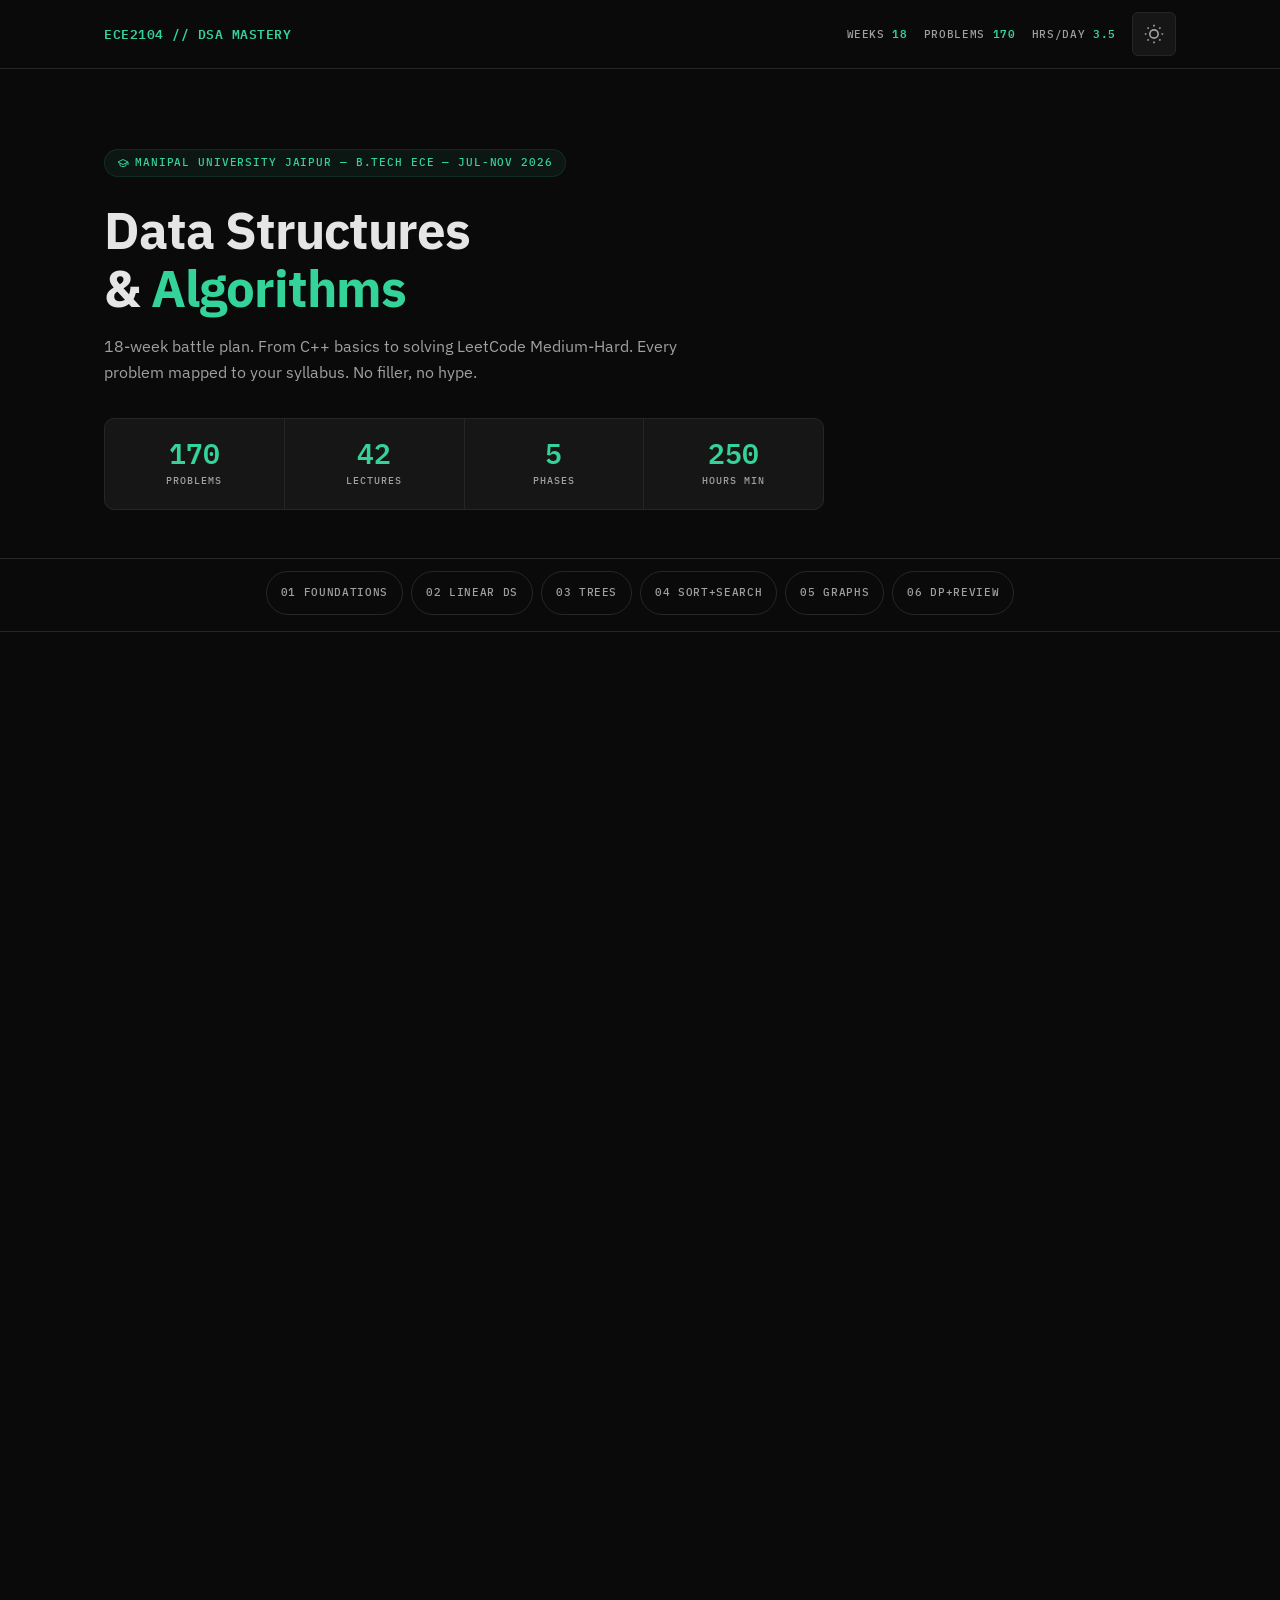
<file: dsa/Notes/DSA-STUDY-PLAN.html>
<!DOCTYPE html>
<html lang="en" data-theme="dark">
<head>
<meta charset="UTF-8">
<meta name="viewport" content="width=device-width, initial-scale=1.0">
<title>DSA Mastery Plan — ECE2104</title>
<link rel="preconnect" href="https://fonts.googleapis.com">
<link rel="preconnect" href="https://fonts.gstatic.com" crossorigin>
<link href="https://fonts.googleapis.com/css2?family=IBM+Plex+Mono:wght@400;500;600&family=IBM+Plex+Sans:wght@300;400;500;600;700&display=swap" rel="stylesheet">
<style>
*,*::before,*::after{box-sizing:border-box;margin:0;padding:0}
:root{--bg:#f5f5f5;--bg-alt:#ebebeb;--surface:#fff;--surface-2:#f0f0f0;--text:#111;--text-muted:#555;--text-faint:#999;--border:#d4d4d4;--border-strong:#999;--accent:#059669;--accent-soft:#d1fae5;--accent-dim:rgba(5,150,105,.12);--easy:#059669;--medium:#d97706;--hard:#dc2626;--easy-bg:#d1fae5;--medium-bg:#fef3c7;--hard-bg:#fee2e2;--font-body:'IBM Plex Sans',-apple-system,sans-serif;--font-mono:'IBM Plex Mono','SF Mono',monospace;--radius:6px;--radius-lg:10px;--shadow:0 1px 3px rgba(0,0,0,.08);--ease:cubic-bezier(.22,1,.36,1)}
[data-theme="dark"]{--bg:#0a0a0a;--bg-alt:#111;--surface:#161616;--surface-2:#1e1e1e;--text:#e5e5e5;--text-muted:#a0a0a0;--text-faint:#555;--border:#262626;--border-strong:#333;--accent:#34d399;--accent-soft:rgba(52,211,153,.12);--accent-dim:rgba(52,211,153,.06);--easy:#34d399;--medium:#fbbf24;--hard:#f87171;--easy-bg:rgba(52,211,153,.12);--medium-bg:rgba(251,191,36,.12);--hard-bg:rgba(248,113,113,.12);--shadow:0 1px 3px rgba(0,0,0,.3)}
html{scroll-behavior:smooth;scrollbar-width:thin;scrollbar-color:var(--text-faint) transparent}
*::-webkit-scrollbar{width:6px}*::-webkit-scrollbar-track{background:transparent}*::-webkit-scrollbar-thumb{background:var(--text-faint);border-radius:999px}
body{font-family:var(--font-body);background:var(--bg);color:var(--text);line-height:1.6;font-size:15px;min-height:100vh;transition:background-color .4s var(--ease),color .4s var(--ease)}
.container{max-width:1120px;margin:0 auto;padding:0 24px}

/* Header */
.header{position:sticky;top:0;z-index:100;background:var(--bg);border-bottom:1px solid var(--border);padding:12px 0;transition:background-color .4s var(--ease)}
.header-inner{display:flex;align-items:center;justify-content:space-between;max-width:1120px;margin:0 auto;padding:0 24px}
.header-title{font-family:var(--font-mono);font-size:13px;font-weight:600;letter-spacing:.04em;color:var(--accent)}
.header-meta{display:flex;align-items:center;gap:16px}
.header-stat{font-family:var(--font-mono);font-size:11px;font-weight:500;color:var(--text-muted);letter-spacing:.06em;text-transform:uppercase}
.header-stat span{color:var(--accent);font-weight:600}
.theme-toggle{width:44px;height:44px;border:1px solid var(--border);border-radius:var(--radius);background:var(--surface);color:var(--text-muted);cursor:pointer;display:grid;place-items:center;transition:border-color .2s,color .2s}
.theme-toggle:hover{border-color:var(--accent);color:var(--accent)}
.theme-toggle svg{width:20px;height:20px}

/* Hero */
.hero{padding:80px 0 48px;border-bottom:1px solid var(--border)}
.hero-badge{display:inline-flex;align-items:center;gap:6px;font-family:var(--font-mono);font-size:11px;font-weight:500;letter-spacing:.08em;text-transform:uppercase;color:var(--accent);padding:4px 12px;background:var(--accent-dim);border:1px solid var(--accent-soft);border-radius:999px;margin-bottom:24px}
.hero-badge svg{width:12px;height:12px}
.hero h1{font-size:clamp(2rem,5vw,3.2rem);font-weight:700;line-height:1.15;letter-spacing:-.02em;margin-bottom:16px;max-width:680px}
.hero h1 .accent{color:var(--accent)}
.hero-sub{font-size:16px;color:var(--text-muted);max-width:580px;line-height:1.6;margin-bottom:32px}

/* Stats */
.stats-row{display:grid;grid-template-columns:repeat(auto-fit,minmax(130px,1fr));gap:1px;background:var(--border);border:1px solid var(--border);border-radius:var(--radius-lg);overflow:hidden;max-width:720px}
.stat-card{background:var(--surface);padding:20px 16px;text-align:center;transition:background-color .4s}
.stat-num{font-family:var(--font-mono);font-size:28px;font-weight:600;color:var(--accent);line-height:1}
.stat-label{font-family:var(--font-mono);font-size:10px;font-weight:500;letter-spacing:.1em;text-transform:uppercase;color:var(--text-muted);margin-top:6px}

/* Phase Nav */
.phase-nav{display:flex;flex-wrap:wrap;gap:8px;position:sticky;top:69px;z-index:90;background:var(--bg);border-bottom:1px solid var(--border);margin:0;padding:12px 24px 16px;transition:background-color .4s}
.phase-link{display:inline-flex;align-items:center;min-height:44px;font-family:var(--font-mono);font-size:11px;font-weight:500;letter-spacing:.06em;text-transform:uppercase;color:var(--text-muted);padding:6px 14px;border:1px solid var(--border);border-radius:999px;text-decoration:none;transition:all .2s var(--ease);cursor:pointer}
.phase-link:hover,.phase-link.active{color:var(--accent);border-color:var(--accent);background:var(--accent-dim)}

/* Sections */
.section{padding:56px 0}.section+.section{border-top:1px solid var(--border)}
.section-label{font-family:var(--font-mono);font-size:11px;font-weight:600;letter-spacing:.1em;text-transform:uppercase;color:var(--accent);margin-bottom:8px;display:flex;align-items:center;gap:8px}
.section-label svg{width:14px;height:14px}
.section-title{font-size:clamp(1.5rem,3vw,2rem);font-weight:700;line-height:1.2;margin-bottom:8px}
.section-desc{color:var(--text-muted);font-size:15px;max-width:640px;margin-bottom:32px;line-height:1.6}

/* Week Blocks */
.week-block{margin-bottom:48px}
.week-header{display:flex;align-items:baseline;gap:12px;margin-bottom:16px;flex-wrap:wrap}
.week-num{font-family:var(--font-mono);font-size:13px;font-weight:600;color:var(--accent);background:var(--accent-dim);padding:2px 10px;border-radius:var(--radius);border:1px solid var(--accent-soft);white-space:nowrap}
.week-title{font-size:18px;font-weight:600}
.week-lectures{font-family:var(--font-mono);font-size:11px;color:var(--text-faint);letter-spacing:.04em}

.week-body{display:grid;grid-template-columns:260px 1fr;gap:24px;align-items:start}
@media(max-width:768px){.week-body{grid-template-columns:1fr}}

/* Learn Panel */
.learn-panel{background:var(--surface);border:1px solid var(--border);border-radius:var(--radius-lg);padding:20px;transition:background-color .4s}
.learn-title{font-family:var(--font-mono);font-size:10px;font-weight:600;letter-spacing:.1em;text-transform:uppercase;color:var(--text-faint);margin-bottom:12px;display:flex;align-items:center;gap:6px}
.learn-title svg{width:12px;height:12px}
.learn-list{list-style:none}
.learn-list li{font-size:13px;color:var(--text-muted);line-height:1.5;padding:4px 0 4px 12px;position:relative}
.learn-list li::before{content:'';position:absolute;left:0;top:11px;width:4px;height:4px;background:var(--accent);border-radius:1px}
.learn-list li strong{color:var(--text);font-weight:500}
.learn-warning{margin-top:12px;padding:10px 12px;font-size:12px;background:var(--hard-bg);color:var(--hard);border-radius:var(--radius);border:1px solid rgba(220,38,38,.2);font-weight:500}

/* Problem Table */
.problem-table-wrap{background:var(--surface);border:1px solid var(--border);border-radius:var(--radius-lg);overflow:hidden;transition:background-color .4s}
.problem-table-header{display:flex;align-items:center;justify-content:space-between;padding:14px 20px;border-bottom:1px solid var(--border)}
.problem-table-title{font-family:var(--font-mono);font-size:10px;font-weight:600;letter-spacing:.1em;text-transform:uppercase;color:var(--text-faint)}
.problem-count{font-family:var(--font-mono);font-size:11px;font-weight:600;color:var(--accent)}
table{width:100%;border-collapse:collapse}
thead th{font-family:var(--font-mono);font-size:10px;font-weight:600;letter-spacing:.08em;text-transform:uppercase;color:var(--text-faint);text-align:left;padding:10px 16px;border-bottom:1px solid var(--border);background:var(--surface-2)}
tbody tr{border-bottom:1px solid var(--border);transition:background-color .15s}
tbody tr:last-child{border-bottom:none}
tbody tr:hover{background:var(--accent-dim)}
tbody td{padding:10px 16px;font-size:13px;vertical-align:middle}
td.num{font-family:var(--font-mono);font-size:12px;font-weight:500;color:var(--text-faint);width:36px}
td.problem-name{font-weight:500}
td.problem-name a{color:var(--text);text-decoration:none;border-bottom:1px solid var(--border);transition:border-color .15s,color .15s}
td.problem-name a:hover{color:var(--accent);border-color:var(--accent)}
.difficulty{font-family:var(--font-mono);font-size:10px;font-weight:600;letter-spacing:.06em;text-transform:uppercase;padding:2px 8px;border-radius:999px;display:inline-block}
.diff-easy{color:var(--easy);background:var(--easy-bg)}
.diff-medium{color:var(--medium);background:var(--medium-bg)}
.diff-hard{color:var(--hard);background:var(--hard-bg)}
td.pattern-cell{font-family:var(--font-mono);font-size:12px;color:var(--text-muted)}

/* Checkpoint */
.checkpoint{margin-top:16px;padding:14px 16px;background:var(--accent-dim);border:1px solid var(--accent-soft);border-radius:var(--radius);font-size:13px;color:var(--text);display:flex;align-items:flex-start;gap:10px}
.checkpoint svg{width:16px;height:16px;color:var(--accent);flex-shrink:0;margin-top:2px}
.checkpoint strong{color:var(--accent)}

/* Exam Block */
.exam-block{padding:24px 28px;background:var(--surface);border:1px solid var(--border);border-left:3px solid var(--accent);border-radius:0 var(--radius-lg) var(--radius-lg) 0;margin:32px 0}
.exam-label{font-family:var(--font-mono);font-size:11px;font-weight:600;letter-spacing:.1em;text-transform:uppercase;color:var(--accent);margin-bottom:4px}
.exam-title{font-size:16px;font-weight:600;margin-bottom:4px}
.exam-scope{font-size:13px;color:var(--text-muted)}

/* Pattern Grid */
.pattern-grid{display:grid;grid-template-columns:1fr 1fr;gap:1px;background:var(--border);border:1px solid var(--border);border-radius:var(--radius-lg);overflow:hidden}
@media(max-width:640px){.pattern-grid{grid-template-columns:1fr}}
.pattern-item{background:var(--surface);padding:16px 20px;transition:background-color .4s}
.pattern-problem-type{font-size:13px;font-weight:600;margin-bottom:2px}
.pattern-first-thought{font-family:var(--font-mono);font-size:11px;color:var(--text-muted);margin-bottom:4px}
.pattern-ds{font-family:var(--font-mono);font-size:11px;color:var(--accent)}

/* Tracker */
.tracker-grid{display:grid;grid-template-columns:1fr 1fr;gap:12px}
@media(max-width:640px){.tracker-grid{grid-template-columns:1fr}}
.tracker-item{display:flex;align-items:center;gap:12px;padding:14px 16px;background:var(--surface);border:1px solid var(--border);border-radius:var(--radius);cursor:pointer;transition:all .2s var(--ease);user-select:none}
.tracker-item:hover{border-color:var(--accent)}
.tracker-item.done{border-color:var(--accent);background:var(--accent-dim)}
.tracker-check{width:20px;height:20px;border:2px solid var(--border-strong);border-radius:4px;display:grid;place-items:center;flex-shrink:0;transition:all .2s}
.tracker-item.done .tracker-check{background:var(--accent);border-color:var(--accent)}
.tracker-check svg{width:12px;height:12px;color:#fff;opacity:0;transition:opacity .2s}
.tracker-item.done .tracker-check svg{opacity:1}
.tracker-text{font-size:13px;font-weight:500}
.tracker-week{font-family:var(--font-mono);font-size:10px;color:var(--text-faint);margin-left:auto;flex-shrink:0}

/* Schedule */
.schedule-box{background:var(--surface);border:1px solid var(--border);border-radius:var(--radius-lg);overflow:hidden;max-width:560px}
.schedule-row{display:flex;align-items:center;gap:16px;padding:12px 20px;border-bottom:1px solid var(--border);font-size:13px}
.schedule-row:last-child{border-bottom:none}
.schedule-time{font-family:var(--font-mono);font-size:12px;font-weight:600;color:var(--accent);min-width:52px}
.schedule-task{color:var(--text-muted)}
.schedule-task strong{color:var(--text);font-weight:500}

/* Resources */
.resources-grid{display:grid;grid-template-columns:repeat(auto-fill,minmax(200px,1fr));gap:12px}
.resource-card{padding:16px;background:var(--surface);border:1px solid var(--border);border-radius:var(--radius);transition:all .2s var(--ease);text-decoration:none;color:inherit;display:block}
.resource-card:hover{border-color:var(--accent);transform:translateY(-1px)}
.resource-name{font-size:14px;font-weight:600;margin-bottom:4px}
.resource-desc{font-size:12px;color:var(--text-muted);line-height:1.4}
.resource-tag{font-family:var(--font-mono);font-size:10px;font-weight:500;color:var(--accent);margin-top:8px;display:inline-block;letter-spacing:.06em;text-transform:uppercase}

/* Footer */
.footer{padding:48px 0;border-top:1px solid var(--border);font-size:12px;color:var(--text-faint);font-family:var(--font-mono);text-align:center;letter-spacing:.04em}

/* Reveal */
.reveal{opacity:0;transform:translateY(20px);animation:fadeUp .6s var(--ease) forwards}
@keyframes fadeUp{to{opacity:1;transform:translateY(0)}}
.reveal:nth-child(2){animation-delay:.05s}.reveal:nth-child(3){animation-delay:.1s}.reveal:nth-child(4){animation-delay:.15s}.reveal:nth-child(5){animation-delay:.2s}
.reveal-scroll{opacity:0;transform:translateY(20px);transition:opacity .6s var(--ease),transform .6s var(--ease)}
.reveal-scroll.visible{opacity:1;transform:translateY(0)}
@media(prefers-reduced-motion:reduce){.reveal,.reveal-scroll{animation:none;opacity:1;transform:none;transition:none}}
</style>
</head>
<body>

<header class="header">
<div class="header-inner">
<div class="header-title">ECE2104 // DSA MASTERY</div>
<div class="header-meta">
<span class="header-stat">Weeks <span>18</span></span>
<span class="header-stat">Problems <span>170</span></span>
<span class="header-stat">Hrs/Day <span>3.5</span></span>
<button class="theme-toggle" onclick="toggleTheme()" aria-label="Toggle theme">
<svg id="theme-icon-dark" viewBox="0 0 24 24" fill="none" stroke="currentColor" stroke-width="2"><circle cx="12" cy="12" r="5"/><path d="M12 1v2M12 21v2M4.22 4.22l1.42 1.42M18.36 18.36l1.42 1.42M1 12h2M21 12h2M4.22 19.78l1.42-1.42M18.36 5.64l1.42-1.42"/></svg>
<svg id="theme-icon-light" viewBox="0 0 24 24" fill="none" stroke="currentColor" stroke-width="2" style="display:none"><path d="M21 12.79A9 9 0 1111.21 3 7 7 0 0021 12.79z"/></svg>
</button>
</div>
</header>

<section class="hero">
<div class="container">
<div class="hero-badge">
<svg viewBox="0 0 24 24" fill="none" stroke="currentColor" stroke-width="2"><path d="M22 10v6M2 10l10-5 10 5-10 5z"/><path d="M6 12v5c3 3 9 3 12 0v-5"/></svg>
Manipal University Jaipur — B.Tech ECE — Jul-Nov 2026
</div>
<h1 class="reveal">Data Structures<br>& <span class="accent">Algorithms</span></h1>
<p class="hero-sub reveal">18-week battle plan. From C++ basics to solving LeetCode Medium-Hard. Every problem mapped to your syllabus. No filler, no hype.</p>
<div class="stats-row reveal">
<div class="stat-card"><div class="stat-num" data-count="170">0</div><div class="stat-label">Problems</div></div>
<div class="stat-card"><div class="stat-num" data-count="42">0</div><div class="stat-label">Lectures</div></div>
<div class="stat-card"><div class="stat-num" data-count="5">0</div><div class="stat-label">Phases</div></div>
<div class="stat-card"><div class="stat-num" data-count="250">0</div><div class="stat-label">Hours Min</div></div>
</div>
</div>
</section>

<nav class="phase-nav" id="phase-nav">
<div class="container" style="display:flex;flex-wrap:wrap;gap:8px;padding:0">
<a class="phase-link" href="#phase1">01 Foundations</a>
<a class="phase-link" href="#phase2">02 Linear DS</a>
<a class="phase-link" href="#phase3">03 Trees</a>
<a class="phase-link" href="#phase4">04 Sort+Search</a>
<a class="phase-link" href="#phase5">05 Graphs</a>
<a class="phase-link" href="#phase6">06 DP+Review</a>
</div>
</nav>

<main class="container" style="padding-top:32px;padding-bottom:80px;">

<!-- ============ PHASE 1: FOUNDATIONS ============ -->
<section class="section reveal-scroll" id="phase1">
<div class="container">
<div class="section-label"><svg viewBox="0 0 24 24" fill="none" stroke="currentColor" stroke-width="2"><polygon points="13 2 3 14 12 14 11 22 21 10 12 10 13 2"/></svg> Phase 01</div>
<div class="section-title">Foundations</div>
<div class="section-desc">C++ fluency, arrays, strings, two pointers, sliding window, and linked lists. This is where you build the muscle memory everything else depends on.</div>

<div class="week-block reveal-scroll" id="week1">
  <div class="week-header">
    <span class="week-num">Week 1</span>
    <span class="week-title">C++ Crash Course + Arrays</span>
    <span class="week-lectures">Lect 1–5</span>
  </div>
  <div class="week-body">
    <div class="learn-panel">
      <div class="learn-title">
        <svg viewBox="0 0 24 24" fill="none" stroke="currentColor" stroke-width="2"><path d="M2 3h6a4 4 0 014 4v14a3 3 0 00-3-3H2z"/><path d="M22 3h-6a4 4 0 00-4 4v14a3 3 0 013-3h7z"/></svg>
        Learn
      </div>
      <ul class="learn-list"><li><strong>C++ syntax:</strong> variables, data types, operators, I/O</li>
<li>Control flow: if/else, switch, for, while</li>
<li>Functions: pass by value, pass by reference (<code>&amp;</code>)</li>
<li>Arrays: declaration, traversal, 2D arrays</li>
<li><strong>CRITICAL:</strong> Pointers &amp; references — <code>*</code>, <code>&amp;</code>, pointer arithmetic</li>
<li>Time complexity intro: O(1), O(n), O(n²)</li>
</ul>
      
    </div>
    <div class="problem-table-wrap">
      <div class="problem-table-header">
        <span class="problem-table-title">Practice Problems</span>
        <span class="problem-count">10 problems</span>
      </div>
      <table>
        <thead><tr><th>#</th><th>Problem</th><th>Diff</th><th>Pattern</th></tr></thead>
        <tbody><tr><td class="num">1</td><td class="problem-name"><a href="https://leetcode.com/problems/two-sum/" target="_blank" rel="noopener">Two Sum</a></td><td><span class="difficulty diff-easy">Easy</span></td><td class="pattern-cell">Hash Map</td></tr>
<tr><td class="num">2</td><td class="problem-name"><a href="https://leetcode.com/problems/contains-duplicate/" target="_blank" rel="noopener">Contains Duplicate</a></td><td><span class="difficulty diff-easy">Easy</span></td><td class="pattern-cell">Hash Set</td></tr>
<tr><td class="num">3</td><td class="problem-name"><a href="https://leetcode.com/problems/valid-anagram/" target="_blank" rel="noopener">Valid Anagram</a></td><td><span class="difficulty diff-easy">Easy</span></td><td class="pattern-cell">Frequency count</td></tr>
<tr><td class="num">4</td><td class="problem-name"><a href="https://leetcode.com/problems/max-subarray/" target="_blank" rel="noopener">Max Subarray</a></td><td><span class="difficulty diff-medium">Medium</span></td><td class="pattern-cell">Kadane's algorithm</td></tr>
<tr><td class="num">5</td><td class="problem-name"><a href="https://leetcode.com/problems/best-time-to-buy-sell-stock/" target="_blank" rel="noopener">Best Time to Buy Sell Stock</a></td><td><span class="difficulty diff-easy">Easy</span></td><td class="pattern-cell">Single pass</td></tr>
<tr><td class="num">6</td><td class="problem-name"><a href="https://leetcode.com/problems/product-of-array-except-self/" target="_blank" rel="noopener">Product of Array Except Self</a></td><td><span class="difficulty diff-medium">Medium</span></td><td class="pattern-cell">Prefix/Suffix</td></tr>
<tr><td class="num">7</td><td class="problem-name"><a href="https://leetcode.com/problems/two-sum-ii/" target="_blank" rel="noopener">Two Sum II</a></td><td><span class="difficulty diff-medium">Medium</span></td><td class="pattern-cell">Two Pointers</td></tr>
<tr><td class="num">8</td><td class="problem-name"><a href="https://leetcode.com/problems/sort-colors/" target="_blank" rel="noopener">Sort Colors</a></td><td><span class="difficulty diff-medium">Medium</span></td><td class="pattern-cell">Dutch National Flag</td></tr>
<tr><td class="num">9</td><td class="problem-name"><a href="https://leetcode.com/problems/merge-sorted-array/" target="_blank" rel="noopener">Merge Sorted Array</a></td><td><span class="difficulty diff-easy">Easy</span></td><td class="pattern-cell">Two pointer reverse</td></tr>
<tr><td class="num">10</td><td class="problem-name"><a href="https://leetcode.com/problems/move-zeroes/" target="_blank" rel="noopener">Move Zeroes</a></td><td><span class="difficulty diff-easy">Easy</span></td><td class="pattern-cell">Two pointer swap</td></tr>
</tbody>
      </table>
    </div>
  </div>
  <div class="checkpoint">
    <svg viewBox="0 0 24 24" fill="none" stroke="currentColor" stroke-width="2"><path d="M22 11.08V12a10 10 0 11-5.93-9.14"/><polyline points="22 4 12 14.01 9 11.01"/></svg>
    <span><strong>Checkpoint:</strong> Can you solve Two Sum variants without thinking? Can you explain O(n) vs O(n²)?</span>
  </div>
</div>
<div class="week-block reveal-scroll" id="week2">
  <div class="week-header">
    <span class="week-num">Week 2</span>
    <span class="week-title">Strings + Two Pointers + Sliding Window</span>
    <span class="week-lectures">Lect 3–4</span>
  </div>
  <div class="week-body">
    <div class="learn-panel">
      <div class="learn-title">
        <svg viewBox="0 0 24 24" fill="none" stroke="currentColor" stroke-width="2"><path d="M2 3h6a4 4 0 014 4v14a3 3 0 00-3-3H2z"/><path d="M22 3h-6a4 4 0 00-4 4v14a3 3 0 013-3h7z"/></svg>
        Learn
      </div>
      <ul class="learn-list"><li><strong>C++ string manipulation:</strong> string, substr, find, getline</li>
<li>Two Pointers technique: opposite ends, same direction</li>
<li>Sliding Window: fixed window, variable window</li>
<li>Hash maps in C++: unordered_map, unordered_set</li>
</ul>
      
    </div>
    <div class="problem-table-wrap">
      <div class="problem-table-header">
        <span class="problem-table-title">Practice Problems</span>
        <span class="problem-count">10 problems</span>
      </div>
      <table>
        <thead><tr><th>#</th><th>Problem</th><th>Diff</th><th>Pattern</th></tr></thead>
        <tbody><tr><td class="num">1</td><td class="problem-name"><a href="https://leetcode.com/problems/valid-palindrome/" target="_blank" rel="noopener">Valid Palindrome</a></td><td><span class="difficulty diff-easy">Easy</span></td><td class="pattern-cell">Two Pointers</td></tr>
<tr><td class="num">2</td><td class="problem-name"><a href="https://leetcode.com/problems/valid-palindrome-ii/" target="_blank" rel="noopener">Valid Palindrome II</a></td><td><span class="difficulty diff-medium">Medium</span></td><td class="pattern-cell">Two Pointers + skip</td></tr>
<tr><td class="num">3</td><td class="problem-name"><a href="https://leetcode.com/problems/container-with-most-water/" target="_blank" rel="noopener">Container With Most Water</a></td><td><span class="difficulty diff-medium">Medium</span></td><td class="pattern-cell">Two Pointers shrink</td></tr>
<tr><td class="num">4</td><td class="problem-name"><a href="https://leetcode.com/problems/trapping-rain-water/" target="_blank" rel="noopener">Trapping Rain Water</a></td><td><span class="difficulty diff-hard">Hard</span></td><td class="pattern-cell">Two Pointers / Stack</td></tr>
<tr><td class="num">5</td><td class="problem-name"><a href="https://leetcode.com/problems/longest-substring-without-repeating/" target="_blank" rel="noopener">Longest Substring Without Repeating</a></td><td><span class="difficulty diff-medium">Medium</span></td><td class="pattern-cell">Sliding Window + Set</td></tr>
<tr><td class="num">6</td><td class="problem-name"><a href="https://leetcode.com/problems/minimum-size-subarray-sum/" target="_blank" rel="noopener">Minimum Size Subarray Sum</a></td><td><span class="difficulty diff-medium">Medium</span></td><td class="pattern-cell">Sliding Window</td></tr>
<tr><td class="num">7</td><td class="problem-name"><a href="https://leetcode.com/problems/longest-repeating-character-replacement/" target="_blank" rel="noopener">Longest Repeating Character Replacement</a></td><td><span class="difficulty diff-medium">Medium</span></td><td class="pattern-cell">Sliding Window</td></tr>
<tr><td class="num">8</td><td class="problem-name"><a href="https://leetcode.com/problems/permutation-in-string/" target="_blank" rel="noopener">Permutation in String</a></td><td><span class="difficulty diff-medium">Medium</span></td><td class="pattern-cell">Fixed Window + freq</td></tr>
<tr><td class="num">9</td><td class="problem-name"><a href="https://leetcode.com/problems/group-anagrams/" target="_blank" rel="noopener">Group Anagrams</a></td><td><span class="difficulty diff-medium">Medium</span></td><td class="pattern-cell">Sorted key hashmap</td></tr>
<tr><td class="num">10</td><td class="problem-name"><a href="https://leetcode.com/problems/top-k-frequent-elements/" target="_blank" rel="noopener">Top K Frequent Elements</a></td><td><span class="difficulty diff-medium">Medium</span></td><td class="pattern-cell">Bucket sort</td></tr>
</tbody>
      </table>
    </div>
  </div>
  <div class="checkpoint">
    <svg viewBox="0 0 24 24" fill="none" stroke="currentColor" stroke-width="2"><path d="M22 11.08V12a10 10 0 11-5.93-9.14"/><polyline points="22 4 12 14.01 9 11.01"/></svg>
    <span><strong>Checkpoint:</strong> Can you look at a string problem and instantly know "sliding window" vs "two pointer" vs "hash map"?</span>
  </div>
</div>
<div class="week-block reveal-scroll" id="week3">
  <div class="week-header">
    <span class="week-num">Week 3</span>
    <span class="week-title">Linked Lists</span>
    <span class="week-lectures">Lect 5–7</span>
  </div>
  <div class="week-body">
    <div class="learn-panel">
      <div class="learn-title">
        <svg viewBox="0 0 24 24" fill="none" stroke="currentColor" stroke-width="2"><path d="M2 3h6a4 4 0 014 4v14a3 3 0 00-3-3H2z"/><path d="M22 3h-6a4 4 0 00-4 4v14a3 3 0 013-3h7z"/></svg>
        Learn
      </div>
      <ul class="learn-list"><li>What is a linked list and why it exists vs arrays</li>
<li>Singly linked list: node structure, traversal</li>
<li>Operations: insertion (head, tail, position), deletion, search</li>
<li><strong>DUMMY NODE technique</strong> — solves 80% of linked list problems</li>
<li>Fast &amp; Slow pointers (Floyd's cycle detection)</li>
<li>C++ structs + dynamic memory: new, delete, →</li>
</ul>
      
    </div>
    <div class="problem-table-wrap">
      <div class="problem-table-header">
        <span class="problem-table-title">Practice Problems</span>
        <span class="problem-count">10 problems</span>
      </div>
      <table>
        <thead><tr><th>#</th><th>Problem</th><th>Diff</th><th>Pattern</th></tr></thead>
        <tbody><tr><td class="num">1</td><td class="problem-name"><a href="https://leetcode.com/problems/reverse-linked-list/" target="_blank" rel="noopener">Reverse Linked List</a></td><td><span class="difficulty diff-easy">Easy</span></td><td class="pattern-cell">Pointer manipulation</td></tr>
<tr><td class="num">2</td><td class="problem-name"><a href="https://leetcode.com/problems/merge-two-sorted-lists/" target="_blank" rel="noopener">Merge Two Sorted Lists</a></td><td><span class="difficulty diff-easy">Easy</span></td><td class="pattern-cell">Dummy node</td></tr>
<tr><td class="num">3</td><td class="problem-name"><a href="https://leetcode.com/problems/linked-list-cycle/" target="_blank" rel="noopener">Linked List Cycle</a></td><td><span class="difficulty diff-easy">Easy</span></td><td class="pattern-cell">Fast-slow pointer</td></tr>
<tr><td class="num">4</td><td class="problem-name"><a href="https://leetcode.com/problems/middle-of-linked-list/" target="_blank" rel="noopener">Middle of Linked List</a></td><td><span class="difficulty diff-easy">Easy</span></td><td class="pattern-cell">Fast-slow pointer</td></tr>
<tr><td class="num">5</td><td class="problem-name"><a href="https://leetcode.com/problems/remove-nth-from-end/" target="_blank" rel="noopener">Remove Nth From End</a></td><td><span class="difficulty diff-medium">Medium</span></td><td class="pattern-cell">Two pointer gap</td></tr>
<tr><td class="num">6</td><td class="problem-name"><a href="https://leetcode.com/problems/reorder-list/" target="_blank" rel="noopener">Reorder List</a></td><td><span class="difficulty diff-medium">Medium</span></td><td class="pattern-cell">Find mid + reverse + merge</td></tr>
<tr><td class="num">7</td><td class="problem-name"><a href="https://leetcode.com/problems/add-two-numbers/" target="_blank" rel="noopener">Add Two Numbers</a></td><td><span class="difficulty diff-medium">Medium</span></td><td class="pattern-cell">Dummy node + carry</td></tr>
<tr><td class="num">8</td><td class="problem-name"><a href="https://leetcode.com/problems/copy-list-with-random-pointer/" target="_blank" rel="noopener">Copy List with Random Pointer</a></td><td><span class="difficulty diff-medium">Medium</span></td><td class="pattern-cell">HashMap or interleaving</td></tr>
<tr><td class="num">9</td><td class="problem-name"><a href="https://leetcode.com/problems/linked-list-cycle-ii/" target="_blank" rel="noopener">Linked List Cycle II</a></td><td><span class="difficulty diff-medium">Medium</span></td><td class="pattern-cell">Floyd's detection</td></tr>
<tr><td class="num">10</td><td class="problem-name"><a href="https://leetcode.com/problems/lru-cache/" target="_blank" rel="noopener">LRU Cache</a></td><td><span class="difficulty diff-medium">Medium</span></td><td class="pattern-cell">HashMap + DLL</td></tr>
</tbody>
      </table>
    </div>
  </div>
  <div class="checkpoint">
    <svg viewBox="0 0 24 24" fill="none" stroke="currentColor" stroke-width="2"><path d="M22 11.08V12a10 10 0 11-5.93-9.14"/><polyline points="22 4 12 14.01 9 11.01"/></svg>
    <span><strong>Checkpoint:</strong> Can you reverse a linked list on paper in <2 min? Can you draw fast/slow pointer on cycle problems?</span>
  </div>
</div>
</div>
</section>

<!-- ============ PHASE 2: LINEAR DS ============ -->
<section class="section reveal-scroll" id="phase2">
<div class="container">
<div class="section-label"><svg viewBox="0 0 24 24" fill="none" stroke="currentColor" stroke-width="2"><rect x="2" y="3" width="20" height="14" rx="2"/><path d="M8 21h8M12 17v4"/></svg> Phase 02</div>
<div class="section-title">Linear Data Structures</div>
<div class="section-desc">Stacks, queues, and recursion. Week 6 is the hardest wall in the entire course — push through it and everything else becomes tractable.</div>

<div class="week-block reveal-scroll" id="week4">
  <div class="week-header">
    <span class="week-num">Week 4</span>
    <span class="week-title">Stacks</span>
    <span class="week-lectures">Lect 11–12</span>
  </div>
  <div class="week-body">
    <div class="learn-panel">
      <div class="learn-title"><svg viewBox="0 0 24 24" fill="none" stroke="currentColor" stroke-width="2"><path d="M2 3h6a4 4 0 014 4v14a3 3 0 00-3-3H2z"/><path d="M22 3h-6a4 4 0 00-4 4v14a3 3 0 013-3h7z"/></svg> Learn</div>
      <ul class="learn-list"><li><strong>Stack: LIFO</strong> — push/pop/peek/isEmpty</li>
<li>Array-based vs linked-list-based stack</li>
<li>When to use stack: matching, nested structures</li>
<li><strong>Monotonic Stack</strong> — solves 60% of stack problems</li>
<li>C++ std::stack, std::vector as stack</li>
</ul>
    </div>
    <div class="problem-table-wrap">
      <div class="problem-table-header"><span class="problem-table-title">Practice Problems</span><span class="problem-count">10 problems</span></div>
      <table><thead><tr><th>#</th><th>Problem</th><th>Diff</th><th>Pattern</th></tr></thead><tbody><tr><td class="num">1</td><td class="problem-name"><a href="https://leetcode.com/problems/valid-parentheses/" target="_blank" rel="noopener">Valid Parentheses</a></td><td><span class="difficulty diff-easy">Easy</span></td><td class="pattern-cell">Matching stack</td></tr>
<tr><td class="num">2</td><td class="problem-name"><a href="https://leetcode.com/problems/min-stack/" target="_blank" rel="noopener">Min Stack</a></td><td><span class="difficulty diff-medium">Medium</span></td><td class="pattern-cell">Auxiliary stack</td></tr>
<tr><td class="num">3</td><td class="problem-name"><a href="https://leetcode.com/problems/evaluate-reverse-polish-notation/" target="_blank" rel="noopener">Evaluate Reverse Polish Notation</a></td><td><span class="difficulty diff-medium">Medium</span></td><td class="pattern-cell">Operand stack</td></tr>
<tr><td class="num">4</td><td class="problem-name"><a href="https://leetcode.com/problems/daily-temperatures/" target="_blank" rel="noopener">Daily Temperatures</a></td><td><span class="difficulty diff-medium">Medium</span></td><td class="pattern-cell">Monotonic stack</td></tr>
<tr><td class="num">5</td><td class="problem-name"><a href="https://leetcode.com/problems/largest-rectangle-in-histogram/" target="_blank" rel="noopener">Largest Rectangle in Histogram</a></td><td><span class="difficulty diff-hard">Hard</span></td><td class="pattern-cell">Monotonic stack</td></tr>
<tr><td class="num">6</td><td class="problem-name"><a href="https://leetcode.com/problems/decode-string/" target="_blank" rel="noopener">Decode String</a></td><td><span class="difficulty diff-medium">Medium</span></td><td class="pattern-cell">Nested stack</td></tr>
<tr><td class="num">7</td><td class="problem-name"><a href="https://leetcode.com/problems/asteroid-collision/" target="_blank" rel="noopener">Asteroid Collision</a></td><td><span class="difficulty diff-medium">Medium</span></td><td class="pattern-cell">Simulation stack</td></tr>
<tr><td class="num">8</td><td class="problem-name"><a href="https://leetcode.com/problems/car-fleet/" target="_blank" rel="noopener">Car Fleet</a></td><td><span class="difficulty diff-medium">Medium</span></td><td class="pattern-cell">Sort + monotonic stack</td></tr>
<tr><td class="num">9</td><td class="problem-name"><a href="https://leetcode.com/problems/simplify-path/" target="_blank" rel="noopener">Simplify Path</a></td><td><span class="difficulty diff-medium">Medium</span></td><td class="pattern-cell">String stack</td></tr>
<tr><td class="num">10</td><td class="problem-name"><a href="https://leetcode.com/problems/basic-calculator-ii/" target="_blank" rel="noopener">Basic Calculator II</a></td><td><span class="difficulty diff-medium">Medium</span></td><td class="pattern-cell">Number stack</td></tr>
</tbody></table>
    </div>
  </div>
  <div class="checkpoint">
    <svg viewBox="0 0 24 24" fill="none" stroke="currentColor" stroke-width="2"><path d="M22 11.08V12a10 10 0 11-5.93-9.14"/><polyline points="22 4 12 14.01 9 11.01"/></svg>
    <span><strong>Checkpoint:</strong> Can you draw a monotonic stack step-by-step? Can you solve "nested structure" problems without second-guessing?</span>
  </div>
</div>
<div class="week-block reveal-scroll" id="week5">
  <div class="week-header">
    <span class="week-num">Week 5</span>
    <span class="week-title">Queues + Deque + Circular Queue</span>
    <span class="week-lectures">Lect 13–15</span>
  </div>
  <div class="week-body">
    <div class="learn-panel">
      <div class="learn-title"><svg viewBox="0 0 24 24" fill="none" stroke="currentColor" stroke-width="2"><path d="M2 3h6a4 4 0 014 4v14a3 3 0 00-3-3H2z"/><path d="M22 3h-6a4 4 0 00-4 4v14a3 3 0 013-3h7z"/></svg> Learn</div>
      <ul class="learn-list"><li><strong>Queue: FIFO</strong> — enqueue/dequeue/peek</li>
<li>Circular queue: no wasted space</li>
<li>Deque (double-ended queue): std::deque</li>
<li>Queue usage: BFS foundation, sliding window max, task scheduling</li>
</ul>
    </div>
    <div class="problem-table-wrap">
      <div class="problem-table-header"><span class="problem-table-title">Practice Problems</span><span class="problem-count">10 problems</span></div>
      <table><thead><tr><th>#</th><th>Problem</th><th>Diff</th><th>Pattern</th></tr></thead><tbody><tr><td class="num">1</td><td class="problem-name"><a href="https://leetcode.com/problems/implement-queue-using-stacks/" target="_blank" rel="noopener">Implement Queue using Stacks</a></td><td><span class="difficulty diff-easy">Easy</span></td><td class="pattern-cell">Two-stack trick</td></tr>
<tr><td class="num">2</td><td class="problem-name"><a href="https://leetcode.com/problems/implement-stack-using-queues/" target="_blank" rel="noopener">Implement Stack using Queues</a></td><td><span class="difficulty diff-easy">Easy</span></td><td class="pattern-cell">One/two queue</td></tr>
<tr><td class="num">3</td><td class="problem-name"><a href="https://leetcode.com/problems/sliding-window-maximum/" target="_blank" rel="noopener">Sliding Window Maximum</a></td><td><span class="difficulty diff-hard">Hard</span></td><td class="pattern-cell">Monotonic deque</td></tr>
<tr><td class="num">4</td><td class="problem-name"><a href="https://leetcode.com/problems/number-of-recent-calls/" target="_blank" rel="noopener">Number of Recent Calls</a></td><td><span class="difficulty diff-easy">Easy</span></td><td class="pattern-cell">Queue as window</td></tr>
<tr><td class="num">5</td><td class="problem-name"><a href="https://leetcode.com/problems/design-circular-deque/" target="_blank" rel="noopener">Design Circular Deque</a></td><td><span class="difficulty diff-medium">Medium</span></td><td class="pattern-cell">Array-based deque</td></tr>
<tr><td class="num">6</td><td class="problem-name"><a href="https://leetcode.com/problems/task-scheduler/" target="_blank" rel="noopener">Task Scheduler</a></td><td><span class="difficulty diff-medium">Medium</span></td><td class="pattern-cell">Greedy + queue</td></tr>
<tr><td class="num">7</td><td class="problem-name"><a href="https://leetcode.com/problems/first-unique-character/" target="_blank" rel="noopener">First Unique Character</a></td><td><span class="difficulty diff-easy">Easy</span></td><td class="pattern-cell">Queue + freq map</td></tr>
<tr><td class="num">8</td><td class="problem-name"><a href="https://leetcode.com/problems/rotting-oranges/" target="_blank" rel="noopener">Rotting Oranges</a></td><td><span class="difficulty diff-medium">Medium</span></td><td class="pattern-cell">Multi-source BFS</td></tr>
<tr><td class="num">9</td><td class="problem-name"><a href="https://leetcode.com/problems/open-the-lock/" target="_blank" rel="noopener">Open the Lock</a></td><td><span class="difficulty diff-medium">Medium</span></td><td class="pattern-cell">BFS on states</td></tr>
<tr><td class="num">10</td><td class="problem-name"><a href="https://leetcode.com/problems/perfect-squares/" target="_blank" rel="noopener">Perfect Squares</a></td><td><span class="difficulty diff-medium">Medium</span></td><td class="pattern-cell">BFS levels</td></tr>
</tbody></table>
    </div>
  </div>
  <div class="checkpoint">
    <svg viewBox="0 0 24 24" fill="none" stroke="currentColor" stroke-width="2"><path d="M22 11.08V12a10 10 0 11-5.93-9.14"/><polyline points="22 4 12 14.01 9 11.01"/></svg>
    <span><strong>Checkpoint:</strong> Can you implement circular queue from scratch? Can you spot BFS just from reading a problem?</span>
  </div>
</div>
<div class="week-block reveal-scroll" id="week6">
  <div class="week-header">
    <span class="week-num">Week 6</span>
    <span class="week-title">Recursion</span>
    <span class="week-lectures">Lect 16 → MID-TERM</span>
  </div>
  <div class="week-body">
    <div class="learn-panel">
      <div class="learn-title"><svg viewBox="0 0 24 24" fill="none" stroke="currentColor" stroke-width="2"><path d="M2 3h6a4 4 0 014 4v14a3 3 0 00-3-3H2z"/><path d="M22 3h-6a4 4 0 00-4 4v14a3 3 0 013-3h7z"/></svg> Learn</div>
      <ul class="learn-list"><li><strong>THIS IS YOUR MOST IMPORTANT WEEK. DO NOT RUSH IT.</strong></li>
<li>Recursion basics: base case, recursive case, call stack</li>
<li>Think recursively: trust the function, don't trace every frame</li>
<li>Patterns: linear recursion, tail recursion, divide-and-conquer, backtracking</li>
<li><strong>Draw the call stack on paper</strong> for every problem until it clicks</li>
<li>Time complexity: recurrence relations (for exam)</li>
</ul><div class="learn-warning">MID-TERM PREP: Review weeks 1–6. Implement linked list, stack, queue from scratch in <15 min each. Write Big-O for every algorithm.</div>
    </div>
    <div class="problem-table-wrap">
      <div class="problem-table-header"><span class="problem-table-title">Practice Problems</span><span class="problem-count">10 problems</span></div>
      <table><thead><tr><th>#</th><th>Problem</th><th>Diff</th><th>Pattern</th></tr></thead><tbody><tr><td class="num">1</td><td class="problem-name"><a href="https://leetcode.com/problems/factorial--fibonacci/" target="_blank" rel="noopener">Factorial / Fibonacci</a></td><td><span class="difficulty diff-easy">Easy</span></td><td class="pattern-cell">Basic recursion</td></tr>
<tr><td class="num">2</td><td class="problem-name"><a href="https://leetcode.com/problems/power-of-two/" target="_blank" rel="noopener">Power of Two</a></td><td><span class="difficulty diff-easy">Easy</span></td><td class="pattern-cell">Bit manipulation / recursion</td></tr>
<tr><td class="num">3</td><td class="problem-name"><a href="https://leetcode.com/problems/reverse-string/" target="_blank" rel="noopener">Reverse String</a></td><td><span class="difficulty diff-easy">Easy</span></td><td class="pattern-cell">Two pointer recursion</td></tr>
<tr><td class="num">4</td><td class="problem-name"><a href="https://leetcode.com/problems/merge-sort-implement/" target="_blank" rel="noopener">Merge Sort (implement)</a></td><td><span class="difficulty diff-medium">Medium</span></td><td class="pattern-cell">Divide & conquer</td></tr>
<tr><td class="num">5</td><td class="problem-name"><a href="https://leetcode.com/problems/quick-sort-implement/" target="_blank" rel="noopener">Quick Sort (implement)</a></td><td><span class="difficulty diff-medium">Medium</span></td><td class="pattern-cell">Partition + recurse</td></tr>
<tr><td class="num">6</td><td class="problem-name"><a href="https://leetcode.com/problems/subsets/" target="_blank" rel="noopener">Subsets</a></td><td><span class="difficulty diff-medium">Medium</span></td><td class="pattern-cell">Backtracking</td></tr>
<tr><td class="num">7</td><td class="problem-name"><a href="https://leetcode.com/problems/permutations/" target="_blank" rel="noopener">Permutations</a></td><td><span class="difficulty diff-medium">Medium</span></td><td class="pattern-cell">Backtracking</td></tr>
<tr><td class="num">8</td><td class="problem-name"><a href="https://leetcode.com/problems/combination-sum/" target="_blank" rel="noopener">Combination Sum</a></td><td><span class="difficulty diff-medium">Medium</span></td><td class="pattern-cell">Backtracking + reuse</td></tr>
<tr><td class="num">9</td><td class="problem-name"><a href="https://leetcode.com/problems/combination-sum-ii/" target="_blank" rel="noopener">Combination Sum II</a></td><td><span class="difficulty diff-medium">Medium</span></td><td class="pattern-cell">Backtracking no reuse</td></tr>
<tr><td class="num">10</td><td class="problem-name"><a href="https://leetcode.com/problems/subsets-ii/" target="_blank" rel="noopener">Subsets II</a></td><td><span class="difficulty diff-medium">Medium</span></td><td class="pattern-cell">Backtracking + dedup</td></tr>
</tbody></table>
    </div>
  </div>
  <div class="checkpoint">
    <svg viewBox="0 0 24 24" fill="none" stroke="currentColor" stroke-width="2"><path d="M22 11.08V12a10 10 0 11-5.93-9.14"/><polyline points="22 4 12 14.01 9 11.01"/></svg>
    <span><strong>Checkpoint:</strong> Can you solve Permutations (#46) without looking at any reference? Can you draw the call tree for subsets([1,2,3])?</span>
  </div>
</div>
<!-- MID-TERM EXAM BLOCK -->
<div class="exam-block reveal-scroll"><div class="exam-label">Mid-Term Examination</div><div class="exam-title">Closed-Book Exam — 30 Marks</div><div class="exam-scope">Covers: C++/Python basics, Linked Lists, Stacks, Queues, Recursion. Score 25+/30 to stay ahead.</div></div>

</div>
</section>

<!-- ============ PHASE 3: TREES ============ -->
<section class="section reveal-scroll" id="phase3">
<div class="container">
<div class="section-label"><svg viewBox="0 0 24 24" fill="none" stroke="currentColor" stroke-width="2"><path d="M12 2L2 7l10 5 10-5-10-5z"/><path d="M2 17l10 5 10-5"/><path d="M2 12l10 5 10-5"/></svg> Phase 03</div>
<div class="section-title">Trees &amp; Heaps</div>
<div class="section-desc">Binary trees, BSTs, Red-Black trees, heaps, Huffman. This is the hardest conceptual jump — everything becomes recursive.</div>

<div class="week-block reveal-scroll" id="week7">
  <div class="week-header">
    <span class="week-num">Week 7</span>
    <span class="week-title">Binary Trees</span>
    <span class="week-lectures">Lect 17–19</span>
  </div>
  <div class="week-body">
    <div class="learn-panel">
      <div class="learn-title"><svg viewBox="0 0 24 24" fill="none" stroke="currentColor" stroke-width="2"><path d="M2 3h6a4 4 0 014 4v14a3 3 0 00-3-3H2z"/><path d="M22 3h-6a4 4 0 00-4 4v14a3 3 0 013-3h7z"/></svg> Learn</div>
      <ul class="learn-list"><li>Tree terminology: root, leaf, height, depth, sibling</li>
<li>Binary Tree: types (full, complete, perfect, balanced)</li>
<li><strong>Three traversals:</strong> In-order, Pre-order, Post-order</li>
<li>Level-order traversal (BFS with queue)</li>
<li><strong>Recursive tree thinking:</strong> solve for left + solve for right + combine</li>
</ul>
    </div>
    <div class="problem-table-wrap">
      <div class="problem-table-header"><span class="problem-table-title">Practice Problems</span><span class="problem-count">10 problems</span></div>
      <table><thead><tr><th>#</th><th>Problem</th><th>Diff</th><th>Pattern</th></tr></thead><tbody><tr><td class="num">1</td><td class="problem-name"><a href="https://leetcode.com/problems/invert-binary-tree/" target="_blank" rel="noopener">Invert Binary Tree</a></td><td><span class="difficulty diff-easy">Easy</span></td><td class="pattern-cell">Recursive swap</td></tr>
<tr><td class="num">2</td><td class="problem-name"><a href="https://leetcode.com/problems/maximum-depth/" target="_blank" rel="noopener">Maximum Depth</a></td><td><span class="difficulty diff-easy">Easy</span></td><td class="pattern-cell">DFS recursion</td></tr>
<tr><td class="num">3</td><td class="problem-name"><a href="https://leetcode.com/problems/same-tree/" target="_blank" rel="noopener">Same Tree</a></td><td><span class="difficulty diff-easy">Easy</span></td><td class="pattern-cell">Compare two trees</td></tr>
<tr><td class="num">4</td><td class="problem-name"><a href="https://leetcode.com/problems/subtree-of-another-tree/" target="_blank" rel="noopener">Subtree of Another Tree</a></td><td><span class="difficulty diff-easy">Easy</span></td><td class="pattern-cell">DFS + compare</td></tr>
<tr><td class="num">5</td><td class="problem-name"><a href="https://leetcode.com/problems/diameter-of-binary-tree/" target="_blank" rel="noopener">Diameter of Binary Tree</a></td><td><span class="difficulty diff-easy">Easy</span></td><td class="pattern-cell">DFS + max tracking</td></tr>
<tr><td class="num">6</td><td class="problem-name"><a href="https://leetcode.com/problems/balanced-binary-tree/" target="_blank" rel="noopener">Balanced Binary Tree</a></td><td><span class="difficulty diff-easy">Easy</span></td><td class="pattern-cell">DFS height check</td></tr>
<tr><td class="num">7</td><td class="problem-name"><a href="https://leetcode.com/problems/binary-tree-level-order-traversal/" target="_blank" rel="noopener">Binary Tree Level Order Traversal</a></td><td><span class="difficulty diff-medium">Medium</span></td><td class="pattern-cell">BFS with queue</td></tr>
<tr><td class="num">8</td><td class="problem-name"><a href="https://leetcode.com/problems/binary-tree-right-side-view/" target="_blank" rel="noopener">Binary Tree Right Side View</a></td><td><span class="difficulty diff-medium">Medium</span></td><td class="pattern-cell">BFS last-node-per-level</td></tr>
<tr><td class="num">9</td><td class="problem-name"><a href="https://leetcode.com/problems/lowest-common-ancestor/" target="_blank" rel="noopener">Lowest Common Ancestor</a></td><td><span class="difficulty diff-medium">Medium</span></td><td class="pattern-cell">Recursive post-order</td></tr>
<tr><td class="num">10</td><td class="problem-name"><a href="https://leetcode.com/problems/binary-tree-maximum-path-sum/" target="_blank" rel="noopener">Binary Tree Maximum Path Sum</a></td><td><span class="difficulty diff-hard">Hard</span></td><td class="pattern-cell">DFS + global max</td></tr>
</tbody></table>
    </div>
  </div>
  <div class="checkpoint">
    <svg viewBox="0 0 24 24" fill="none" stroke="currentColor" stroke-width="2"><path d="M22 11.08V12a10 10 0 11-5.93-9.14"/><polyline points="22 4 12 14.01 9 11.01"/></svg>
    <span><strong>Checkpoint:</strong> Can you write in-order/pre-order/post-order traversal from memory? Can you solve LCA without help?</span>
  </div>
</div>
<div class="week-block reveal-scroll" id="week8">
  <div class="week-header">
    <span class="week-num">Week 8</span>
    <span class="week-title">BSTs + Red-Black Trees</span>
    <span class="week-lectures">Lect 20–21</span>
  </div>
  <div class="week-body">
    <div class="learn-panel">
      <div class="learn-title"><svg viewBox="0 0 24 24" fill="none" stroke="currentColor" stroke-width="2"><path d="M2 3h6a4 4 0 014 4v14a3 3 0 00-3-3H2z"/><path d="M22 3h-6a4 4 0 00-4 4v14a3 3 0 013-3h7z"/></svg> Learn</div>
      <ul class="learn-list"><li><strong>BST property:</strong> left < root < right</li>
<li>BST operations: search, insert, delete (3 cases!)</li>
<li><strong>Red-Black Trees:</strong> memorize 5 properties, rotation cases</li>
<li>Left rotation, right rotation, color flip</li>
<li>Insert: at most 2 rotations. Delete: at most 3 rotations</li>
<li>Why self-balancing matters: worst case O(n) → O(log n)</li>
</ul>
    </div>
    <div class="problem-table-wrap">
      <div class="problem-table-header"><span class="problem-table-title">Practice Problems</span><span class="problem-count">10 problems</span></div>
      <table><thead><tr><th>#</th><th>Problem</th><th>Diff</th><th>Pattern</th></tr></thead><tbody><tr><td class="num">1</td><td class="problem-name"><a href="https://leetcode.com/problems/validate-bst/" target="_blank" rel="noopener">Validate BST</a></td><td><span class="difficulty diff-medium">Medium</span></td><td class="pattern-cell">Range validation</td></tr>
<tr><td class="num">2</td><td class="problem-name"><a href="https://leetcode.com/problems/search-in-bst/" target="_blank" rel="noopener">Search in BST</a></td><td><span class="difficulty diff-easy">Easy</span></td><td class="pattern-cell">Recursive search</td></tr>
<tr><td class="num">3</td><td class="problem-name"><a href="https://leetcode.com/problems/insert-into-bst/" target="_blank" rel="noopener">Insert into BST</a></td><td><span class="difficulty diff-easy">Easy</span></td><td class="pattern-cell">Recursive insert</td></tr>
<tr><td class="num">4</td><td class="problem-name"><a href="https://leetcode.com/problems/delete-node-in-bst/" target="_blank" rel="noopener">Delete Node in BST</a></td><td><span class="difficulty diff-medium">Medium</span></td><td class="pattern-cell">3-case delete</td></tr>
<tr><td class="num">5</td><td class="problem-name"><a href="https://leetcode.com/problems/kth-smallest-element-in-bst/" target="_blank" rel="noopener">Kth Smallest Element in BST</a></td><td><span class="difficulty diff-medium">Medium</span></td><td class="pattern-cell">In-order + count</td></tr>
<tr><td class="num">6</td><td class="problem-name"><a href="https://leetcode.com/problems/inorder-successor-in-bst/" target="_blank" rel="noopener">Inorder Successor in BST</a></td><td><span class="difficulty diff-medium">Medium</span></td><td class="pattern-cell">Track predecessor</td></tr>
<tr><td class="num">7</td><td class="problem-name"><a href="https://leetcode.com/problems/convert-sorted-array-to-bst/" target="_blank" rel="noopener">Convert Sorted Array to BST</a></td><td><span class="difficulty diff-easy">Easy</span></td><td class="pattern-cell">Binary search split</td></tr>
<tr><td class="num">8</td><td class="problem-name"><a href="https://leetcode.com/problems/lowest-common-ancestor-of-bst/" target="_blank" rel="noopener">Lowest Common Ancestor of BST</a></td><td><span class="difficulty diff-easy">Easy</span></td><td class="pattern-cell">BST property</td></tr>
<tr><td class="num">9</td><td class="problem-name"><a href="https://leetcode.com/problems/range-sum-of-bst/" target="_blank" rel="noopener">Range Sum of BST</a></td><td><span class="difficulty diff-easy">Easy</span></td><td class="pattern-cell">Pruned DFS</td></tr>
<tr><td class="num">10</td><td class="problem-name"><a href="https://leetcode.com/problems/serialize-and-deserialize-bst/" target="_blank" rel="noopener">Serialize and Deserialize BST</a></td><td><span class="difficulty diff-medium">Medium</span></td><td class="pattern-cell">Traversal + rebuild</td></tr>
</tbody></table>
    </div>
  </div>
  <div class="checkpoint">
    <svg viewBox="0 0 24 24" fill="none" stroke="currentColor" stroke-width="2"><path d="M22 11.08V12a10 10 0 11-5.93-9.14"/><polyline points="22 4 12 14.01 9 11.01"/></svg>
    <span><strong>Checkpoint:</strong> Can you delete from a BST and explain all 3 cases? Can you validate a BST in O(n)?</span>
  </div>
</div>
<div class="week-block reveal-scroll" id="week9">
  <div class="week-header">
    <span class="week-num">Week 9</span>
    <span class="week-title">Heaps + Priority Queues + Huffman</span>
    <span class="week-lectures">Lect 22–25</span>
  </div>
  <div class="week-body">
    <div class="learn-panel">
      <div class="learn-title"><svg viewBox="0 0 24 24" fill="none" stroke="currentColor" stroke-width="2"><path d="M2 3h6a4 4 0 014 4v14a3 3 0 00-3-3H2z"/><path d="M22 3h-6a4 4 0 00-4 4v14a3 3 0 013-3h7z"/></svg> Learn</div>
      <ul class="learn-list"><li>Min-heap vs Max-heap: parent ≤ children</li>
<li>Heap as array: parent at i, children at 2i+1 and 2i+2</li>
<li>Heap operations: insert (sift up), extract (sift down), heapify</li>
<li>Priority Queue in C++: std::priority_queue</li>
<li>Huffman coding: greedy + heap — build tree from frequencies</li>
<li><strong>When to use heap:</strong> "top K", "median stream", "merge K sorted"</li>
</ul>
    </div>
    <div class="problem-table-wrap">
      <div class="problem-table-header"><span class="problem-table-title">Practice Problems</span><span class="problem-count">10 problems</span></div>
      <table><thead><tr><th>#</th><th>Problem</th><th>Diff</th><th>Pattern</th></tr></thead><tbody><tr><td class="num">1</td><td class="problem-name"><a href="https://leetcode.com/problems/kth-largest-element-in-array/" target="_blank" rel="noopener">Kth Largest Element in Array</a></td><td><span class="difficulty diff-medium">Medium</span></td><td class="pattern-cell">Min-heap of size K</td></tr>
<tr><td class="num">2</td><td class="problem-name"><a href="https://leetcode.com/problems/last-stone-weight/" target="_blank" rel="noopener">Last Stone Weight</a></td><td><span class="difficulty diff-easy">Easy</span></td><td class="pattern-cell">Max-heap simulation</td></tr>
<tr><td class="num">3</td><td class="problem-name"><a href="https://leetcode.com/problems/k-closest-points-to-origin/" target="_blank" rel="noopener">K Closest Points to Origin</a></td><td><span class="difficulty diff-medium">Medium</span></td><td class="pattern-cell">Max-heap of size K</td></tr>
<tr><td class="num">4</td><td class="problem-name"><a href="https://leetcode.com/problems/task-scheduler/" target="_blank" rel="noopener">Task Scheduler</a></td><td><span class="difficulty diff-medium">Medium</span></td><td class="pattern-cell">Greedy + heap</td></tr>
<tr><td class="num">5</td><td class="problem-name"><a href="https://leetcode.com/problems/find-median-from-data-stream/" target="_blank" rel="noopener">Find Median from Data Stream</a></td><td><span class="difficulty diff-hard">Hard</span></td><td class="pattern-cell">Two heaps</td></tr>
<tr><td class="num">6</td><td class="problem-name"><a href="https://leetcode.com/problems/merge-k-sorted-lists/" target="_blank" rel="noopener">Merge K Sorted Lists</a></td><td><span class="difficulty diff-hard">Hard</span></td><td class="pattern-cell">Min-heap + linked list</td></tr>
<tr><td class="num">7</td><td class="problem-name"><a href="https://leetcode.com/problems/top-k-frequent-elements/" target="_blank" rel="noopener">Top K Frequent Elements</a></td><td><span class="difficulty diff-medium">Medium</span></td><td class="pattern-cell">Bucket sort / heap</td></tr>
<tr><td class="num">8</td><td class="problem-name"><a href="https://leetcode.com/problems/reorganize-string/" target="_blank" rel="noopener">Reorganize String</a></td><td><span class="difficulty diff-medium">Medium</span></td><td class="pattern-cell">Greedy + heap</td></tr>
<tr><td class="num">9</td><td class="problem-name"><a href="https://leetcode.com/problems/kth-largest-in-stream/" target="_blank" rel="noopener">Kth Largest in Stream</a></td><td><span class="difficulty diff-easy">Easy</span></td><td class="pattern-cell">Min-heap</td></tr>
<tr><td class="num">10</td><td class="problem-name"><a href="https://leetcode.com/problems/implement-min-heap-from-scratch/" target="_blank" rel="noopener">Implement Min-Heap from scratch</a></td><td><span class="difficulty diff-medium">Medium</span></td><td class="pattern-cell">Heapify, insert, extract</td></tr>
</tbody></table>
    </div>
  </div>
  <div class="checkpoint">
    <svg viewBox="0 0 24 24" fill="none" stroke="currentColor" stroke-width="2"><path d="M22 11.08V12a10 10 0 11-5.93-9.14"/><polyline points="22 4 12 14.01 9 11.01"/></svg>
    <span><strong>Checkpoint:</strong> Can you implement a min-heap from scratch (insert + extract)? Can you solve Top K problems in <10 min?</span>
  </div>
</div>
<div class="week-block reveal-scroll" id="week10">
  <div class="week-header">
    <span class="week-num">Week 10</span>
    <span class="week-title">Trees Deep Dive + Trie</span>
    <span class="week-lectures">Lect 21, 32–34</span>
  </div>
  <div class="week-body">
    <div class="learn-panel">
      <div class="learn-title"><svg viewBox="0 0 24 24" fill="none" stroke="currentColor" stroke-width="2"><path d="M2 3h6a4 4 0 014 4v14a3 3 0 00-3-3H2z"/><path d="M22 3h-6a4 4 0 00-4 4v14a3 3 0 013-3h7z"/></svg> Learn</div>
      <ul class="learn-list"><li>Mixed tree problems — harder difficulty</li>
<li><strong>Prefix Trees (Trie):</strong> string storage, autocomplete, word search</li>
<li>Tree DP: when recursion alone isn't enough</li>
<li>Student presentation prep</li>
</ul>
    </div>
    <div class="problem-table-wrap">
      <div class="problem-table-header"><span class="problem-table-title">Practice Problems</span><span class="problem-count">10 problems</span></div>
      <table><thead><tr><th>#</th><th>Problem</th><th>Diff</th><th>Pattern</th></tr></thead><tbody><tr><td class="num">1</td><td class="problem-name"><a href="https://leetcode.com/problems/count-good-nodes/" target="_blank" rel="noopener">Count Good Nodes</a></td><td><span class="difficulty diff-medium">Medium</span></td><td class="pattern-cell">DFS with max tracking</td></tr>
<tr><td class="num">2</td><td class="problem-name"><a href="https://leetcode.com/problems/path-sum-iii/" target="_blank" rel="noopener">Path Sum III</a></td><td><span class="difficulty diff-medium">Medium</span></td><td class="pattern-cell">Prefix sum + DFS</td></tr>
<tr><td class="num">3</td><td class="problem-name"><a href="https://leetcode.com/problems/flatten-bt-to-linked-list/" target="_blank" rel="noopener">Flatten BT to Linked List</a></td><td><span class="difficulty diff-medium">Medium</span></td><td class="pattern-cell">Reverse post-order</td></tr>
<tr><td class="num">4</td><td class="problem-name"><a href="https://leetcode.com/problems/construct-bt-from-preorder-and-inorder/" target="_blank" rel="noopener">Construct BT from Preorder and Inorder</a></td><td><span class="difficulty diff-medium">Medium</span></td><td class="pattern-cell">Recursive build</td></tr>
<tr><td class="num">5</td><td class="problem-name"><a href="https://leetcode.com/problems/serialize-and-deserialize-bt/" target="_blank" rel="noopener">Serialize and Deserialize BT</a></td><td><span class="difficulty diff-hard">Hard</span></td><td class="pattern-cell">Pre-order + null markers</td></tr>
<tr><td class="num">6</td><td class="problem-name"><a href="https://leetcode.com/problems/binary-tree-cameras/" target="_blank" rel="noopener">Binary Tree Cameras</a></td><td><span class="difficulty diff-hard">Hard</span></td><td class="pattern-cell">Tree DP</td></tr>
<tr><td class="num">7</td><td class="problem-name"><a href="https://leetcode.com/problems/vertical-order-traversal/" target="_blank" rel="noopener">Vertical Order Traversal</a></td><td><span class="difficulty diff-hard">Hard</span></td><td class="pattern-cell">BFS + sorting</td></tr>
<tr><td class="num">8</td><td class="problem-name"><a href="https://leetcode.com/problems/implement-trie/" target="_blank" rel="noopener">Implement Trie</a></td><td><span class="difficulty diff-medium">Medium</span></td><td class="pattern-cell">Trie node class</td></tr>
<tr><td class="num">9</td><td class="problem-name"><a href="https://leetcode.com/problems/word-search-ii/" target="_blank" rel="noopener">Word Search II</a></td><td><span class="difficulty diff-hard">Hard</span></td><td class="pattern-cell">Trie + DFS backtracking</td></tr>
<tr><td class="num">10</td><td class="problem-name"><a href="https://leetcode.com/problems/palindrome-partitioning/" target="_blank" rel="noopener">Palindrome Partitioning</a></td><td><span class="difficulty diff-medium">Medium</span></td><td class="pattern-cell">Backtracking + check</td></tr>
</tbody></table>
    </div>
  </div>
  <div class="checkpoint">
    <svg viewBox="0 0 24 24" fill="none" stroke="currentColor" stroke-width="2"><path d="M22 11.08V12a10 10 0 11-5.93-9.14"/><polyline points="22 4 12 14.01 9 11.01"/></svg>
    <span><strong>Checkpoint:</strong> Can you solve any "construct tree from traversals" problem? Can you implement a Trie from scratch?</span>
  </div>
</div>
</div>
</section>

<!-- ============ PHASE 4: SORTING + SEARCHING ============ -->
<section class="section reveal-scroll" id="phase4">
<div class="container">
<div class="section-label"><svg viewBox="0 0 24 24" fill="none" stroke="currentColor" stroke-width="2"><circle cx="11" cy="11" r="8"/><path d="M21 21l-4.35-4.35"/></svg> Phase 04</div>
<div class="section-title">Sorting &amp; Searching</div>
<div class="section-desc">All major sorting algorithms, binary search mastery, and hashing. This phase teaches you to choose the right tool for the job.</div>

<div class="week-block reveal-scroll" id="week11">
  <div class="week-header">
    <span class="week-num">Week 11</span>
    <span class="week-title">Sorting I: Basic + Merge Sort</span>
    <span class="week-lectures">Lect 26–27</span>
  </div>
  <div class="week-body">
    <div class="learn-panel">
      <div class="learn-title"><svg viewBox="0 0 24 24" fill="none" stroke="currentColor" stroke-width="2"><path d="M2 3h6a4 4 0 014 4v14a3 3 0 00-3-3H2z"/><path d="M22 3h-6a4 4 0 00-4 4v14a3 3 0 013-3h7z"/></svg> Learn</div>
      <ul class="learn-list"><li><strong>Bubble Sort:</strong> O(n²), swap adjacent. Stable.</li>
<li><strong>Selection Sort:</strong> O(n²), find min, put at front. Not stable.</li>
<li><strong>Insertion Sort:</strong> O(n²), build sorted prefix. Good for small data.</li>
<li><strong>Merge Sort:</strong> O(n log n), divide-conquer-merge. THE most important sort.</li>
<li>Implement merge sort from scratch 3x until muscle memory</li>
<li>Master the merge step — it appears in counting inversions, etc.</li>
</ul>
    </div>
    <div class="problem-table-wrap">
      <div class="problem-table-header"><span class="problem-table-title">Practice Problems</span><span class="problem-count">10 problems</span></div>
      <table><thead><tr><th>#</th><th>Problem</th><th>Diff</th><th>Pattern</th></tr></thead><tbody><tr><td class="num">1</td><td class="problem-name"><a href="https://leetcode.com/problems/sort-an-array/" target="_blank" rel="noopener">Sort an Array</a></td><td><span class="difficulty diff-medium">Medium</span></td><td class="pattern-cell">Implement merge sort</td></tr>
<tr><td class="num">2</td><td class="problem-name"><a href="https://leetcode.com/problems/merge-intervals/" target="_blank" rel="noopener">Merge Intervals</a></td><td><span class="difficulty diff-medium">Medium</span></td><td class="pattern-cell">Sort + merge</td></tr>
<tr><td class="num">3</td><td class="problem-name"><a href="https://leetcode.com/problems/insert-interval/" target="_blank" rel="noopener">Insert Interval</a></td><td><span class="difficulty diff-medium">Medium</span></td><td class="pattern-cell">Scan + merge</td></tr>
<tr><td class="num">4</td><td class="problem-name"><a href="https://leetcode.com/problems/count-inversions/" target="_blank" rel="noopener">Count Inversions</a></td><td><span class="difficulty diff-hard">Hard</span></td><td class="pattern-cell">Modified merge sort</td></tr>
<tr><td class="num">5</td><td class="problem-name"><a href="https://leetcode.com/problems/sort-colors/" target="_blank" rel="noopener">Sort Colors</a></td><td><span class="difficulty diff-medium">Medium</span></td><td class="pattern-cell">One-pass 3-way</td></tr>
<tr><td class="num">6</td><td class="problem-name"><a href="https://leetcode.com/problems/meeting-rooms-ii/" target="_blank" rel="noopener">Meeting Rooms II</a></td><td><span class="difficulty diff-medium">Medium</span></td><td class="pattern-cell">Sort + min-heap</td></tr>
<tr><td class="num">7</td><td class="problem-name"><a href="https://leetcode.com/problems/non-overlapping-intervals/" target="_blank" rel="noopener">Non-overlapping Intervals</a></td><td><span class="difficulty diff-medium">Medium</span></td><td class="pattern-cell">Greedy + sort</td></tr>
<tr><td class="num">8</td><td class="problem-name"><a href="https://leetcode.com/problems/minimum-number-of-arrows/" target="_blank" rel="noopener">Minimum Number of Arrows</a></td><td><span class="difficulty diff-medium">Medium</span></td><td class="pattern-cell">Interval scheduling</td></tr>
<tr><td class="num">9</td><td class="problem-name"><a href="https://leetcode.com/problems/h-index/" target="_blank" rel="noopener">H-Index</a></td><td><span class="difficulty diff-medium">Medium</span></td><td class="pattern-cell">Sort / counting</td></tr>
<tr><td class="num">10</td><td class="problem-name"><a href="https://leetcode.com/problems/largest-number/" target="_blank" rel="noopener">Largest Number</a></td><td><span class="difficulty diff-medium">Medium</span></td><td class="pattern-cell">Custom comparator</td></tr>
</tbody></table>
    </div>
  </div>
  <div class="checkpoint">
    <svg viewBox="0 0 24 24" fill="none" stroke="currentColor" stroke-width="2"><path d="M22 11.08V12a10 10 0 11-5.93-9.14"/><polyline points="22 4 12 14.01 9 11.01"/></svg>
    <span><strong>Checkpoint:</strong> Can you implement merge sort in <5 min? Can you solve interval merge problems by identifying the sort-key instantly?</span>
  </div>
</div>
<div class="week-block reveal-scroll" id="week12">
  <div class="week-header">
    <span class="week-num">Week 12</span>
    <span class="week-title">Sorting II: Heap Sort + Quick Sort</span>
    <span class="week-lectures">Lect 28–29</span>
  </div>
  <div class="week-body">
    <div class="learn-panel">
      <div class="learn-title"><svg viewBox="0 0 24 24" fill="none" stroke="currentColor" stroke-width="2"><path d="M2 3h6a4 4 0 014 4v14a3 3 0 00-3-3H2z"/><path d="M22 3h-6a4 4 0 00-4 4v14a3 3 0 013-3h7z"/></svg> Learn</div>
      <ul class="learn-list"><li><strong>Heap Sort:</strong> O(n log n), in-place, not stable</li>
<li><strong>Quick Sort:</strong> O(n log n) avg, O(n²) worst. In-place, not stable.</li>
<li>Pivot selection: random, median-of-three</li>
<li>Partition: Lomuto vs Hoare</li>
<li><strong>Quick Select:</strong> O(n) avg — find Kth without full sort</li>
<li>When to use which: space, stability, data distribution</li>
</ul>
    </div>
    <div class="problem-table-wrap">
      <div class="problem-table-header"><span class="problem-table-title">Practice Problems</span><span class="problem-count">10 problems</span></div>
      <table><thead><tr><th>#</th><th>Problem</th><th>Diff</th><th>Pattern</th></tr></thead><tbody><tr><td class="num">1</td><td class="problem-name"><a href="https://leetcode.com/problems/kth-largest-element/" target="_blank" rel="noopener">Kth Largest Element</a></td><td><span class="difficulty diff-medium">Medium</span></td><td class="pattern-cell">Quick Select</td></tr>
<tr><td class="num">2</td><td class="problem-name"><a href="https://leetcode.com/problems/sort-an-array/" target="_blank" rel="noopener">Sort an Array</a></td><td><span class="difficulty diff-medium">Medium</span></td><td class="pattern-cell">Implement quick sort</td></tr>
<tr><td class="num">3</td><td class="problem-name"><a href="https://leetcode.com/problems/wiggle-sort/" target="_blank" rel="noopener">Wiggle Sort</a></td><td><span class="difficulty diff-medium">Medium</span></td><td class="pattern-cell">Single pass swap</td></tr>
<tr><td class="num">4</td><td class="problem-name"><a href="https://leetcode.com/problems/wiggle-sort-ii/" target="_blank" rel="noopener">Wiggle Sort II</a></td><td><span class="difficulty diff-hard">Hard</span></td><td class="pattern-cell">Quick select + index map</td></tr>
<tr><td class="num">5</td><td class="problem-name"><a href="https://leetcode.com/problems/array-of-doubled-pairs/" target="_blank" rel="noopener">Array of Doubled Pairs</a></td><td><span class="difficulty diff-medium">Medium</span></td><td class="pattern-cell">Sort + greedy check</td></tr>
<tr><td class="num">6</td><td class="problem-name"><a href="https://leetcode.com/problems/custom-sort-string/" target="_blank" rel="noopener">Custom Sort String</a></td><td><span class="difficulty diff-medium">Medium</span></td><td class="pattern-cell">Custom comparator</td></tr>
<tr><td class="num">7</td><td class="problem-name"><a href="https://leetcode.com/problems/relative-sort-array/" target="_blank" rel="noopener">Relative Sort Array</a></td><td><span class="difficulty diff-easy">Easy</span></td><td class="pattern-cell">Counting sort</td></tr>
<tr><td class="num">8</td><td class="problem-name"><a href="https://leetcode.com/problems/minimum-absolute-difference/" target="_blank" rel="noopener">Minimum Absolute Difference</a></td><td><span class="difficulty diff-easy">Easy</span></td><td class="pattern-cell">Sort + scan</td></tr>
<tr><td class="num">9</td><td class="problem-name"><a href="https://leetcode.com/problems/3sum/" target="_blank" rel="noopener">3Sum</a></td><td><span class="difficulty diff-medium">Medium</span></td><td class="pattern-cell">Sort + two pointers</td></tr>
<tr><td class="num">10</td><td class="problem-name"><a href="https://leetcode.com/problems/4sum/" target="_blank" rel="noopener">4Sum</a></td><td><span class="difficulty diff-medium">Medium</span></td><td class="pattern-cell">Sort + two pointers</td></tr>
</tbody></table>
    </div>
  </div>
  <div class="checkpoint">
    <svg viewBox="0 0 24 24" fill="none" stroke="currentColor" stroke-width="2"><path d="M22 11.08V12a10 10 0 11-5.93-9.14"/><polyline points="22 4 12 14.01 9 11.01"/></svg>
    <span><strong>Checkpoint:</strong> Can you implement quicksort with random pivot? Can you explain when merge sort beats quicksort?</span>
  </div>
</div>
<div class="week-block reveal-scroll" id="week13">
  <div class="week-header">
    <span class="week-num">Week 13</span>
    <span class="week-title">Searching + Hashing</span>
    <span class="week-lectures">Lect 30–31</span>
  </div>
  <div class="week-body">
    <div class="learn-panel">
      <div class="learn-title"><svg viewBox="0 0 24 24" fill="none" stroke="currentColor" stroke-width="2"><path d="M2 3h6a4 4 0 014 4v14a3 3 0 00-3-3H2z"/><path d="M22 3h-6a4 4 0 00-4 4v14a3 3 0 013-3h7z"/></svg> Learn</div>
      <ul class="learn-list"><li><strong>Binary Search:</strong> O(log n) — the template to memorize</li>
<li>Variants: find target, first/last, boundary, search on answer</li>
<li><strong>Hash tables:</strong> hash functions, chaining, open addressing</li>
<li>Hash map patterns: frequency counting, two-sum style, grouping</li>
<li>C++: unordered_map, unordered_set — O(1) average</li>
</ul>
    </div>
    <div class="problem-table-wrap">
      <div class="problem-table-header"><span class="problem-table-title">Practice Problems</span><span class="problem-count">10 problems</span></div>
      <table><thead><tr><th>#</th><th>Problem</th><th>Diff</th><th>Pattern</th></tr></thead><tbody><tr><td class="num">1</td><td class="problem-name"><a href="https://leetcode.com/problems/binary-search/" target="_blank" rel="noopener">Binary Search</a></td><td><span class="difficulty diff-easy">Easy</span></td><td class="pattern-cell">Classic template</td></tr>
<tr><td class="num">2</td><td class="problem-name"><a href="https://leetcode.com/problems/search-insert-position/" target="_blank" rel="noopener">Search Insert Position</a></td><td><span class="difficulty diff-easy">Easy</span></td><td class="pattern-cell">Lower bound</td></tr>
<tr><td class="num">3</td><td class="problem-name"><a href="https://leetcode.com/problems/first-bad-version/" target="_blank" rel="noopener">First Bad Version</a></td><td><span class="difficulty diff-easy">Easy</span></td><td class="pattern-cell">Binary search on answer</td></tr>
<tr><td class="num">4</td><td class="problem-name"><a href="https://leetcode.com/problems/search-in-rotated-sorted-array/" target="_blank" rel="noopener">Search in Rotated Sorted Array</a></td><td><span class="difficulty diff-medium">Medium</span></td><td class="pattern-cell">Modified BS</td></tr>
<tr><td class="num">5</td><td class="problem-name"><a href="https://leetcode.com/problems/find-minimum-in-rotated/" target="_blank" rel="noopener">Find Minimum in Rotated</a></td><td><span class="difficulty diff-medium">Medium</span></td><td class="pattern-cell">Modified BS</td></tr>
<tr><td class="num">6</td><td class="problem-name"><a href="https://leetcode.com/problems/search-a-2d-matrix/" target="_blank" rel="noopener">Search a 2D Matrix</a></td><td><span class="difficulty diff-medium">Medium</span></td><td class="pattern-cell">BS on flattened</td></tr>
<tr><td class="num">7</td><td class="problem-name"><a href="https://leetcode.com/problems/koko-eating-bananas/" target="_blank" rel="noopener">Koko Eating Bananas</a></td><td><span class="difficulty diff-medium">Medium</span></td><td class="pattern-cell">BS on answer</td></tr>
<tr><td class="num">8</td><td class="problem-name"><a href="https://leetcode.com/problems/time-based-key-value-store/" target="_blank" rel="noopener">Time Based Key-Value Store</a></td><td><span class="difficulty diff-medium">Medium</span></td><td class="pattern-cell">BS + hash map</td></tr>
<tr><td class="num">9</td><td class="problem-name"><a href="https://leetcode.com/problems/design-hashmap/" target="_blank" rel="noopener">Design HashMap</a></td><td><span class="difficulty diff-easy">Easy</span></td><td class="pattern-cell">Hash + chaining</td></tr>
<tr><td class="num">10</td><td class="problem-name"><a href="https://leetcode.com/problems/subarray-sum-equals-k/" target="_blank" rel="noopener">Subarray Sum Equals K</a></td><td><span class="difficulty diff-medium">Medium</span></td><td class="pattern-cell">Prefix sum + hashmap</td></tr>
</tbody></table>
    </div>
  </div>
  <div class="checkpoint">
    <svg viewBox="0 0 24 24" fill="none" stroke="currentColor" stroke-width="2"><path d="M22 11.08V12a10 10 0 11-5.93-9.14"/><polyline points="22 4 12 14.01 9 11.01"/></svg>
    <span><strong>Checkpoint:</strong> Can you binary search on rotated array? Can you identify "binary search on answer" problems?</span>
  </div>
</div>
</div>
</section>

<!-- ============ PHASE 5: GRAPHS ============ -->
<section class="section reveal-scroll" id="phase5">
<div class="container">
<div class="section-label"><svg viewBox="0 0 24 24" fill="none" stroke="currentColor" stroke-width="2"><circle cx="5" cy="12" r="2"/><circle cx="19" cy="5" r="2"/><circle cx="19" cy="19" r="2"/><path d="M7 12l10-5M7 12l10 7"/></svg> Phase 05</div>
<div class="section-title">Graphs</div>
<div class="section-desc">Graph representations, BFS, DFS, Dijkstra, Union-Find. The final boss of DSA — everything you learned combines here.</div>

<div class="week-block reveal-scroll" id="week14">
  <div class="week-header">
    <span class="week-num">Week 14</span>
    <span class="week-title">Graph Foundations + BFS/DFS</span>
    <span class="week-lectures">Lect 35–36</span>
  </div>
  <div class="week-body">
    <div class="learn-panel">
      <div class="learn-title"><svg viewBox="0 0 24 24" fill="none" stroke="currentColor" stroke-width="2"><path d="M2 3h6a4 4 0 014 4v14a3 3 0 00-3-3H2z"/><path d="M22 3h-6a4 4 0 00-4 4v14a3 3 0 013-3h7z"/></svg> Learn</div>
      <ul class="learn-list"><li>Graph terminology: vertex, edge, directed/undirected, weighted</li>
<li><strong>Adjacency matrix vs list</strong> — know when to use which</li>
<li><strong>BFS:</strong> queue-based, level-by-level, shortest path in unweighted</li>
<li><strong>DFS:</strong> stack/recursion, explore deep, good for cycles/connectivity</li>
<li>Visited tracking: avoid infinite loops</li>
<li>Connected components, cycle detection</li>
</ul>
    </div>
    <div class="problem-table-wrap">
      <div class="problem-table-header"><span class="problem-table-title">Practice Problems</span><span class="problem-count">10 problems</span></div>
      <table><thead><tr><th>#</th><th>Problem</th><th>Diff</th><th>Pattern</th></tr></thead><tbody><tr><td class="num">1</td><td class="problem-name"><a href="https://leetcode.com/problems/number-of-islands/" target="_blank" rel="noopener">Number of Islands</a></td><td><span class="difficulty diff-medium">Medium</span></td><td class="pattern-cell">DFS/BFS on grid</td></tr>
<tr><td class="num">2</td><td class="problem-name"><a href="https://leetcode.com/problems/flood-fill/" target="_blank" rel="noopener">Flood Fill</a></td><td><span class="difficulty diff-easy">Easy</span></td><td class="pattern-cell">DFS/BFS</td></tr>
<tr><td class="num">3</td><td class="problem-name"><a href="https://leetcode.com/problems/clone-graph/" target="_blank" rel="noopener">Clone Graph</a></td><td><span class="difficulty diff-medium">Medium</span></td><td class="pattern-cell">BFS + hashmap</td></tr>
<tr><td class="num">4</td><td class="problem-name"><a href="https://leetcode.com/problems/course-schedule/" target="_blank" rel="noopener">Course Schedule</a></td><td><span class="difficulty diff-medium">Medium</span></td><td class="pattern-cell">Topological sort (DFS)</td></tr>
<tr><td class="num">5</td><td class="problem-name"><a href="https://leetcode.com/problems/course-schedule-ii/" target="_blank" rel="noopener">Course Schedule II</a></td><td><span class="difficulty diff-medium">Medium</span></td><td class="pattern-cell">Topological sort</td></tr>
<tr><td class="num">6</td><td class="problem-name"><a href="https://leetcode.com/problems/number-of-connected-components/" target="_blank" rel="noopener">Number of Connected Components</a></td><td><span class="difficulty diff-medium">Medium</span></td><td class="pattern-cell">DFS/BFS union</td></tr>
<tr><td class="num">7</td><td class="problem-name"><a href="https://leetcode.com/problems/graph-valid-tree/" target="_blank" rel="noopener">Graph Valid Tree</a></td><td><span class="difficulty diff-medium">Medium</span></td><td class="pattern-cell">N-1 edges + connected</td></tr>
<tr><td class="num">8</td><td class="problem-name"><a href="https://leetcode.com/problems/pacific-atlantic-water-flow/" target="_blank" rel="noopener">Pacific Atlantic Water Flow</a></td><td><span class="difficulty diff-medium">Medium</span></td><td class="pattern-cell">Reverse BFS from edges</td></tr>
<tr><td class="num">9</td><td class="problem-name"><a href="https://leetcode.com/problems/rotting-oranges/" target="_blank" rel="noopener">Rotting Oranges</a></td><td><span class="difficulty diff-medium">Medium</span></td><td class="pattern-cell">Multi-source BFS</td></tr>
<tr><td class="num">10</td><td class="problem-name"><a href="https://leetcode.com/problems/word-ladder/" target="_blank" rel="noopener">Word Ladder</a></td><td><span class="difficulty diff-hard">Hard</span></td><td class="pattern-cell">BFS shortest path</td></tr>
</tbody></table>
    </div>
  </div>
  <div class="checkpoint">
    <svg viewBox="0 0 24 24" fill="none" stroke="currentColor" stroke-width="2"><path d="M22 11.08V12a10 10 0 11-5.93-9.14"/><polyline points="22 4 12 14.01 9 11.01"/></svg>
    <span><strong>Checkpoint:</strong> Can you build adjacency list from edge list? Can you solve cycle detection from memory?</span>
  </div>
</div>
<div class="week-block reveal-scroll" id="week15">
  <div class="week-header">
    <span class="week-num">Week 15</span>
    <span class="week-title">Dijkstra + Union-Find</span>
    <span class="week-lectures">Lect 37–38</span>
  </div>
  <div class="week-body">
    <div class="learn-panel">
      <div class="learn-title"><svg viewBox="0 0 24 24" fill="none" stroke="currentColor" stroke-width="2"><path d="M2 3h6a4 4 0 014 4v14a3 3 0 00-3-3H2z"/><path d="M22 3h-6a4 4 0 00-4 4v14a3 3 0 013-3h7z"/></svg> Learn</div>
      <ul class="learn-list"><li><strong>Dijkstra:</strong> O((V+E) log V) — shortest path, weighted, no negatives</li>
<li>Uses min-heap (priority queue), greedy expansion</li>
<li><strong>Bellman-Ford:</strong> handles negative weights (O(VE))</li>
<li><strong>Union-Find:</strong> union by rank + path compression</li>
<li>Used for: dynamic connectivity, Kruskal's MST</li>
<li>MST: Prim's and Kruskal's — know the concepts</li>
</ul>
    </div>
    <div class="problem-table-wrap">
      <div class="problem-table-header"><span class="problem-table-title">Practice Problems</span><span class="problem-count">10 problems</span></div>
      <table><thead><tr><th>#</th><th>Problem</th><th>Diff</th><th>Pattern</th></tr></thead><tbody><tr><td class="num">1</td><td class="problem-name"><a href="https://leetcode.com/problems/network-delay-time/" target="_blank" rel="noopener">Network Delay Time</a></td><td><span class="difficulty diff-medium">Medium</span></td><td class="pattern-cell">Dijkstra</td></tr>
<tr><td class="num">2</td><td class="problem-name"><a href="https://leetcode.com/problems/cheapest-flights-within-k-stops/" target="_blank" rel="noopener">Cheapest Flights Within K Stops</a></td><td><span class="difficulty diff-medium">Medium</span></td><td class="pattern-cell">Modified Dijkstra</td></tr>
<tr><td class="num">3</td><td class="problem-name"><a href="https://leetcode.com/problems/swim-in-rising-water/" target="_blank" rel="noopener">Swim in Rising Water</a></td><td><span class="difficulty diff-hard">Hard</span></td><td class="pattern-cell">Dijkstra on grid</td></tr>
<tr><td class="num">4</td><td class="problem-name"><a href="https://leetcode.com/problems/path-with-minimum-effort/" target="_blank" rel="noopener">Path with Minimum Effort</a></td><td><span class="difficulty diff-medium">Medium</span></td><td class="pattern-cell">Dijkstra + binary search</td></tr>
<tr><td class="num">5</td><td class="problem-name"><a href="https://leetcode.com/problems/accounts-merge/" target="_blank" rel="noopener">Accounts Merge</a></td><td><span class="difficulty diff-medium">Medium</span></td><td class="pattern-cell">Union-Find</td></tr>
<tr><td class="num">6</td><td class="problem-name"><a href="https://leetcode.com/problems/redundant-connection/" target="_blank" rel="noopener">Redundant Connection</a></td><td><span class="difficulty diff-medium">Medium</span></td><td class="pattern-cell">Union-Find cycle</td></tr>
<tr><td class="num">7</td><td class="problem-name"><a href="https://leetcode.com/problems/surrounded-regions/" target="_blank" rel="noopener">Surrounded Regions</a></td><td><span class="difficulty diff-medium">Medium</span></td><td class="pattern-cell">DFS from borders</td></tr>
<tr><td class="num">8</td><td class="problem-name"><a href="https://leetcode.com/problems/longest-consecutive-sequence/" target="_blank" rel="noopener">Longest Consecutive Sequence</a></td><td><span class="difficulty diff-medium">Medium</span></td><td class="pattern-cell">HashSet / Union-Find</td></tr>
<tr><td class="num">9</td><td class="problem-name"><a href="https://leetcode.com/problems/number-of-provinces/" target="_blank" rel="noopener">Number of Provinces</a></td><td><span class="difficulty diff-medium">Medium</span></td><td class="pattern-cell">DFS / Union-Find</td></tr>
<tr><td class="num">10</td><td class="problem-name"><a href="https://leetcode.com/problems/is-graph-bipartite?/" target="_blank" rel="noopener">Is Graph Bipartite?</a></td><td><span class="difficulty diff-medium">Medium</span></td><td class="pattern-cell">BFS/DFS coloring</td></tr>
</tbody></table>
    </div>
  </div>
  <div class="checkpoint">
    <svg viewBox="0 0 24 24" fill="none" stroke="currentColor" stroke-width="2"><path d="M22 11.08V12a10 10 0 11-5.93-9.14"/><polyline points="22 4 12 14.01 9 11.01"/></svg>
    <span><strong>Checkpoint:</strong> Can you implement Dijkstra from scratch with a min-heap? Can you implement Union-Find with path compression?</span>
  </div>
</div>
<div class="week-block reveal-scroll" id="week16">
  <div class="week-header">
    <span class="week-num">Week 16</span>
    <span class="week-title">Algorithm Analysis + Review</span>
    <span class="week-lectures">Lect 39–40</span>
  </div>
  <div class="week-body">
    <div class="learn-panel">
      <div class="learn-title"><svg viewBox="0 0 24 24" fill="none" stroke="currentColor" stroke-width="2"><path d="M2 3h6a4 4 0 014 4v14a3 3 0 00-3-3H2z"/><path d="M22 3h-6a4 4 0 00-4 4v14a3 3 0 013-3h7z"/></svg> Learn</div>
      <ul class="learn-list"><li><strong>Big-O, Big-Omega, Big-Theta:</strong> master these for exam</li>
<li>Amortized analysis: why push() is O(1) even when resize happens</li>
<li>Time-space tradeoffs</li>
<li><strong>The Decision Framework:</strong> "Find element" → Hash map. "Top K" → Heap. "Shortest path" → BFS/Dijkstra. "All combinations" → Backtracking. "Nested structures" → Stack. "Connected" → DFS/Union-Find.</li>
</ul><div class="learn-warning">THIS IS A REVIEW WEEK. Redo weak problems. Don't add new problems — solidify what you know.</div>
    </div>
    <div class="problem-table-wrap">
      <div class="problem-table-header"><span class="problem-table-title">Practice Problems</span><span class="problem-count">5 problems</span></div>
      <table><thead><tr><th>#</th><th>Problem</th><th>Diff</th><th>Pattern</th></tr></thead><tbody><tr><td class="num">1</td><td class="problem-name"><a href="https://leetcode.com/problems/redo-5-problems-you-struggled-with-earlier/" target="_blank" rel="noopener">Redo 5 problems you struggled with earlier</a></td><td><span class="difficulty diff-medium">Medium</span></td><td class="pattern-cell">Spaced repetition</td></tr>
<tr><td class="num">2</td><td class="problem-name"><a href="https://leetcode.com/problems/redo-5-more-weak-problems/" target="_blank" rel="noopener">Redo 5 more weak problems</a></td><td><span class="difficulty diff-medium">Medium</span></td><td class="pattern-cell">Spaced repetition</td></tr>
<tr><td class="num">3</td><td class="problem-name"><a href="https://leetcode.com/problems/pick-5-random-medium-unseen-problems-timed/" target="_blank" rel="noopener">Pick 5 random Medium unseen problems, timed</a></td><td><span class="difficulty diff-medium">Medium</span></td><td class="pattern-cell">Pattern identification</td></tr>
<tr><td class="num">4</td><td class="problem-name"><a href="https://leetcode.com/problems/implement-dijkstra-from-scratch/" target="_blank" rel="noopener">Implement Dijkstra from scratch</a></td><td><span class="difficulty diff-medium">Medium</span></td><td class="pattern-cell">Graph + heap</td></tr>
<tr><td class="num">5</td><td class="problem-name"><a href="https://leetcode.com/problems/implement-union-find-from-scratch/" target="_blank" rel="noopener">Implement Union-Find from scratch</a></td><td><span class="difficulty diff-medium">Medium</span></td><td class="pattern-cell">Path compression</td></tr>
</tbody></table>
    </div>
  </div>
  <div class="checkpoint">
    <svg viewBox="0 0 24 24" fill="none" stroke="currentColor" stroke-width="2"><path d="M22 11.08V12a10 10 0 11-5.93-9.14"/><polyline points="22 4 12 14.01 9 11.01"/></svg>
    <span><strong>Checkpoint:</strong> Can you look at a new problem and identify the pattern in <2 min? Can you write Big-O for any algorithm?</span>
  </div>
</div>
</div>
</section>

<!-- ============ PHASE 6: DP + BACKTRACKING ============ -->
<section class="section reveal-scroll" id="phase6">
<div class="container">
<div class="section-label"><svg viewBox="0 0 24 24" fill="none" stroke="currentColor" stroke-width="2"><path d="M12 20V10"/><path d="M18 20V4"/><path d="M6 20v-4"/></svg> Phase 06</div>
<div class="section-title">Backtracking + DP Foundations</div>
<div class="section-desc">Round out hard problem types with backtracking patterns and dynamic programming foundations. Final review and end-term prep.</div>

<div class="week-block reveal-scroll" id="week17">
  <div class="week-header">
    <span class="week-num">Week 17</span>
    <span class="week-title">Backtracking</span>
    <span class="week-lectures">Lect 41–42</span>
  </div>
  <div class="week-body">
    <div class="learn-panel">
      <div class="learn-title"><svg viewBox="0 0 24 24" fill="none" stroke="currentColor" stroke-width="2"><path d="M2 3h6a4 4 0 014 4v14a3 3 0 00-3-3H2z"/><path d="M22 3h-6a4 4 0 00-4 4v14a3 3 0 013-3h7z"/></svg> Learn</div>
      <ul class="learn-list"><li><strong>Backtracking template:</strong> choose → explore → unchoose</li>
<li>Subsets, Permutations, Combinations — the three pillars</li>
<li>Constraint satisfaction: N-Queens, Sudoku solver</li>
<li>Introducing DP: memoization (top-down) vs tabulation (bottom-up)</li>
</ul>
    </div>
    <div class="problem-table-wrap">
      <div class="problem-table-header"><span class="problem-table-title">Practice Problems</span><span class="problem-count">10 problems</span></div>
      <table><thead><tr><th>#</th><th>Problem</th><th>Diff</th><th>Pattern</th></tr></thead><tbody><tr><td class="num">1</td><td class="problem-name"><a href="https://leetcode.com/problems/subsets/" target="_blank" rel="noopener">Subsets</a></td><td><span class="difficulty diff-medium">Medium</span></td><td class="pattern-cell">Backtracking</td></tr>
<tr><td class="num">2</td><td class="problem-name"><a href="https://leetcode.com/problems/subsets-ii/" target="_blank" rel="noopener">Subsets II</a></td><td><span class="difficulty diff-medium">Medium</span></td><td class="pattern-cell">Backtracking + sort dedup</td></tr>
<tr><td class="num">3</td><td class="problem-name"><a href="https://leetcode.com/problems/permutations/" target="_blank" rel="noopener">Permutations</a></td><td><span class="difficulty diff-medium">Medium</span></td><td class="pattern-cell">Backtracking</td></tr>
<tr><td class="num">4</td><td class="problem-name"><a href="https://leetcode.com/problems/permutations-ii/" target="_blank" rel="noopener">Permutations II</a></td><td><span class="difficulty diff-medium">Medium</span></td><td class="pattern-cell">Backtracking + freq map</td></tr>
<tr><td class="num">5</td><td class="problem-name"><a href="https://leetcode.com/problems/combination-sum/" target="_blank" rel="noopener">Combination Sum</a></td><td><span class="difficulty diff-medium">Medium</span></td><td class="pattern-cell">Backtracking + reuse</td></tr>
<tr><td class="num">6</td><td class="problem-name"><a href="https://leetcode.com/problems/letter-combinations/" target="_blank" rel="noopener">Letter Combinations</a></td><td><span class="difficulty diff-medium">Medium</span></td><td class="pattern-cell">Backtracking</td></tr>
<tr><td class="num">7</td><td class="problem-name"><a href="https://leetcode.com/problems/n-queens/" target="_blank" rel="noopener">N-Queens</a></td><td><span class="difficulty diff-hard">Hard</span></td><td class="pattern-cell">Backtracking + pruning</td></tr>
<tr><td class="num">8</td><td class="problem-name"><a href="https://leetcode.com/problems/word-search/" target="_blank" rel="noopener">Word Search</a></td><td><span class="difficulty diff-medium">Medium</span></td><td class="pattern-cell">DFS + backtracking</td></tr>
<tr><td class="num">9</td><td class="problem-name"><a href="https://leetcode.com/problems/palindrome-partitioning/" target="_blank" rel="noopener">Palindrome Partitioning</a></td><td><span class="difficulty diff-medium">Medium</span></td><td class="pattern-cell">Backtracking + palindrome</td></tr>
<tr><td class="num">10</td><td class="problem-name"><a href="https://leetcode.com/problems/climbing-stairs/" target="_blank" rel="noopener">Climbing Stairs</a></td><td><span class="difficulty diff-easy">Easy</span></td><td class="pattern-cell">DP intro</td></tr>
</tbody></table>
    </div>
  </div>
  <div class="checkpoint">
    <svg viewBox="0 0 24 24" fill="none" stroke="currentColor" stroke-width="2"><path d="M22 11.08V12a10 10 0 11-5.93-9.14"/><polyline points="22 4 12 14.01 9 11.01"/></svg>
    <span><strong>Checkpoint:</strong> Can you solve Permutations II (#47) with a frequency map? Can you write the N-Queens backtracking template?</span>
  </div>
</div>
<div class="week-block reveal-scroll" id="week18">
  <div class="week-header">
    <span class="week-num">Week 18</span>
    <span class="week-title">DP Foundations + FINAL REVIEW</span>
    <span class="week-lectures">End of course</span>
  </div>
  <div class="week-body">
    <div class="learn-panel">
      <div class="learn-title"><svg viewBox="0 0 24 24" fill="none" stroke="currentColor" stroke-width="2"><path d="M2 3h6a4 4 0 014 4v14a3 3 0 00-3-3H2z"/><path d="M22 3h-6a4 4 0 00-4 4v14a3 3 0 013-3h7z"/></svg> Learn</div>
      <ul class="learn-list"><li><strong>DP thought process:</strong> Can I break this into subproblems?</li>
<li>Top-down (memoization) vs Bottom-up (tabulation)</li>
<li>Classic DP patterns: 1D, 2D, knapsack variants</li>
<li>Review ALL patterns from the entire semester</li>
<li>Implement every data structure from scratch one more time</li>
</ul>
    </div>
    <div class="problem-table-wrap">
      <div class="problem-table-header"><span class="problem-table-title">Practice Problems</span><span class="problem-count">10 problems</span></div>
      <table><thead><tr><th>#</th><th>Problem</th><th>Diff</th><th>Pattern</th></tr></thead><tbody><tr><td class="num">1</td><td class="problem-name"><a href="https://leetcode.com/problems/climbing-stairs/" target="_blank" rel="noopener">Climbing Stairs</a></td><td><span class="difficulty diff-easy">Easy</span></td><td class="pattern-cell">1D DP</td></tr>
<tr><td class="num">2</td><td class="problem-name"><a href="https://leetcode.com/problems/house-robber/" target="_blank" rel="noopener">House Robber</a></td><td><span class="difficulty diff-medium">Medium</span></td><td class="pattern-cell">1D DP</td></tr>
<tr><td class="num">3</td><td class="problem-name"><a href="https://leetcode.com/problems/coin-change/" target="_blank" rel="noopener">Coin Change</a></td><td><span class="difficulty diff-medium">Medium</span></td><td class="pattern-cell">Unbounded knapsack</td></tr>
<tr><td class="num">4</td><td class="problem-name"><a href="https://leetcode.com/problems/longest-increasing-subsequence/" target="_blank" rel="noopener">Longest Increasing Subsequence</a></td><td><span class="difficulty diff-medium">Medium</span></td><td class="pattern-cell">1D DP / patience sort</td></tr>
<tr><td class="num">5</td><td class="problem-name"><a href="https://leetcode.com/problems/word-break/" target="_blank" rel="noopener">Word Break</a></td><td><span class="difficulty diff-medium">Medium</span></td><td class="pattern-cell">DP + dictionary</td></tr>
<tr><td class="num">6</td><td class="problem-name"><a href="https://leetcode.com/problems/unique-paths/" target="_blank" rel="noopener">Unique Paths</a></td><td><span class="difficulty diff-medium">Medium</span></td><td class="pattern-cell">2D DP grid</td></tr>
<tr><td class="num">7</td><td class="problem-name"><a href="https://leetcode.com/problems/minimum-path-sum/" target="_blank" rel="noopener">Minimum Path Sum</a></td><td><span class="difficulty diff-medium">Medium</span></td><td class="pattern-cell">2D DP grid</td></tr>
<tr><td class="num">8</td><td class="problem-name"><a href="https://leetcode.com/problems/decode-ways/" target="_blank" rel="noopener">Decode Ways</a></td><td><span class="difficulty diff-medium">Medium</span></td><td class="pattern-cell">1D DP</td></tr>
<tr><td class="num">9</td><td class="problem-name"><a href="https://leetcode.com/problems/maximum-product-subarray/" target="_blank" rel="noopener">Maximum Product Subarray</a></td><td><span class="difficulty diff-medium">Medium</span></td><td class="pattern-cell">DP min/max tracking</td></tr>
<tr><td class="num">10</td><td class="problem-name"><a href="https://leetcode.com/problems/edit-distance/" target="_blank" rel="noopener">Edit Distance</a></td><td><span class="difficulty diff-hard">Hard</span></td><td class="pattern-cell">2D DP classic</td></tr>
</tbody></table>
    </div>
  </div>
  <div class="checkpoint">
    <svg viewBox="0 0 24 24" fill="none" stroke="currentColor" stroke-width="2"><path d="M22 11.08V12a10 10 0 11-5.93-9.14"/><polyline points="22 4 12 14.01 9 11.01"/></svg>
    <span><strong>Checkpoint:</strong> Can you solve random LeetCode Medium in <25 min? Can you implement all DS from scratch?</span>
  </div>
</div>
<!-- CLASS TEST 3 + END-TERM -->
<div class="exam-block reveal-scroll"><div class="exam-label">Class Test 3</div><div class="exam-title">Graphs + Algorithm Analysis</div><div class="exam-scope">Covers: Graph representations, BFS, DFS, Dijkstra, Big-O notation, algorithm analysis.</div></div>
<div class="exam-block reveal-scroll"><div class="exam-label">End-Term Examination</div><div class="exam-title">Closed-Book Exam — 40 Marks</div><div class="exam-scope">Comprehensive: Trees, Heaps, Sorting, Searching, Graphs, Algorithm Analysis. Score 32+/40.</div></div>

</div>
</section>

<!-- ============ PATTERN REFERENCE ============ -->
<section class="section reveal-scroll" id="patterns">
<div class="container">
<div class="section-label"><svg viewBox="0 0 24 24" fill="none" stroke="currentColor" stroke-width="2"><rect x="3" y="3" width="7" height="7"/><rect x="14" y="3" width="7" height="7"/><rect x="3" y="14" width="7" height="7"/><rect x="14" y="14" width="7" height="7"/></svg> Reference</div>
<div class="section-title">Pattern Decision Matrix</div>
<div class="section-desc">When you see a new problem, scan this table first. Pattern recognition is what separates Medium from Hard solvers.</div>
<div class="pattern-grid">
<div class="pattern-item"><div class="pattern-problem-type">Find element in collection</div><div class="pattern-first-thought">Hash map or binary search</div><div class="pattern-ds">HashMap / BST</div></div>
<div class="pattern-item"><div class="pattern-problem-type">Top K elements</div><div class="pattern-first-thought">Heap or quickselect</div><div class="pattern-ds">Min-heap of size K</div></div>
<div class="pattern-item"><div class="pattern-problem-type">Sorted order needed</div><div class="pattern-first-thought">Sort first, then process</div><div class="pattern-ds">Merge / Quick sort</div></div>
<div class="pattern-item"><div class="pattern-problem-type">Shortest path (unweighted)</div><div class="pattern-first-thought">BFS level traversal</div><div class="pattern-ds">Queue</div></div>
<div class="pattern-item"><div class="pattern-problem-type">Shortest path (weighted)</div><div class="pattern-first-thought">Dijkstra's algorithm</div><div class="pattern-ds">Min-heap + adj list</div></div>
<div class="pattern-item"><div class="pattern-problem-type">Check all combinations</div><div class="pattern-first-thought">Backtracking with pruning</div><div class="pattern-ds">Recursion tree</div></div>
<div class="pattern-item"><div class="pattern-problem-type">Interval scheduling</div><div class="pattern-first-thought">Sort by end point, greedy</div><div class="pattern-ds">Greedy + sort</div></div>
<div class="pattern-item"><div class="pattern-problem-type">Connected components</div><div class="pattern-first-thought">DFS/BFS or Union-Find</div><div class="pattern-ds">Both viable</div></div>
<div class="pattern-item"><div class="pattern-problem-type">Nested/matching structures</div><div class="pattern-first-thought">Stack</div><div class="pattern-ds">Monotonic stack</div></div>
<div class="pattern-item"><div class="pattern-problem-type">Subarray sum / range query</div><div class="pattern-first-thought">Prefix sum + hashmap</div><div class="pattern-ds">HashMap + prefix</div></div>
<div class="pattern-item"><div class="pattern-problem-type">String matching + trie</div><div class="pattern-first-thought">Prefix tree</div><div class="pattern-ds">Trie + DFS</div></div>
<div class="pattern-item"><div class="pattern-problem-type">Minimize/maximize with constraints</div><div class="pattern-first-thought">Binary search on answer</div><div class="pattern-ds">BS + feasibility check</div></div>
</div>
</div>
</section>

<!-- ============ MILESTONE TRACKER ============ -->
<section class="section reveal-scroll" id="tracker">
<div class="container">
<div class="section-label"><svg viewBox="0 0 24 24" fill="none" stroke="currentColor" stroke-width="2"><path d="M22 11.08V12a10 10 0 11-5.93-9.14"/><polyline points="22 4 12 14.01 9 11.01"/></svg> Progress</div>
<div class="section-title">Milestone Tracker</div>
<div class="section-desc">Click each milestone when you hit it. Progress saved in localStorage.</div>
<div class="tracker-grid" id="tracker-grid">
<div class="tracker-item" data-id="ms0" onclick="toggleTracker(this)">
<div class="tracker-check"><svg viewBox="0 0 24 24" fill="none" stroke="currentColor" stroke-width="3"><polyline points="20 6 9 17 4 12"/></svg></div>
<span class="tracker-text">Solve any Easy array/string in <5 min</span>
<span class="tracker-week">Week 3</span>
</div>
<div class="tracker-item" data-id="ms1" onclick="toggleTracker(this)">
<div class="tracker-check"><svg viewBox="0 0 24 24" fill="none" stroke="currentColor" stroke-width="3"><polyline points="20 6 9 17 4 12"/></svg></div>
<span class="tracker-text">Solve Permutations/Backtracking from scratch</span>
<span class="tracker-week">Week 6</span>
</div>
<div class="tracker-item" data-id="ms2" onclick="toggleTracker(this)">
<div class="tracker-check"><svg viewBox="0 0 24 24" fill="none" stroke="currentColor" stroke-width="3"><polyline points="20 6 9 17 4 12"/></svg></div>
<span class="tracker-text">MID-TERM READY (25+/30)</span>
<span class="tracker-week">Week 6</span>
</div>
<div class="tracker-item" data-id="ms3" onclick="toggleTracker(this)">
<div class="tracker-check"><svg viewBox="0 0 24 24" fill="none" stroke="currentColor" stroke-width="3"><polyline points="20 6 9 17 4 12"/></svg></div>
<span class="tracker-text">Solve tree problems without drawing tree first</span>
<span class="tracker-week">Week 10</span>
</div>
<div class="tracker-item" data-id="ms4" onclick="toggleTracker(this)">
<div class="tracker-check"><svg viewBox="0 0 24 24" fill="none" stroke="currentColor" stroke-width="3"><polyline points="20 6 9 17 4 12"/></svg></div>
<span class="tracker-text">Implement merge sort + quicksort from memory</span>
<span class="tracker-week">Week 13</span>
</div>
<div class="tracker-item" data-id="ms5" onclick="toggleTracker(this)">
<div class="tracker-check"><svg viewBox="0 0 24 24" fill="none" stroke="currentColor" stroke-width="3"><polyline points="20 6 9 17 4 12"/></svg></div>
<span class="tracker-text">Implement Dijkstra from scratch</span>
<span class="tracker-week">Week 15</span>
</div>
<div class="tracker-item" data-id="ms6" onclick="toggleTracker(this)">
<div class="tracker-check"><svg viewBox="0 0 24 24" fill="none" stroke="currentColor" stroke-width="3"><polyline points="20 6 9 17 4 12"/></svg></div>
<span class="tracker-text">Identify problem pattern in <2 min</span>
<span class="tracker-week">Week 16</span>
</div>
<div class="tracker-item" data-id="ms7" onclick="toggleTracker(this)">
<div class="tracker-check"><svg viewBox="0 0 24 24" fill="none" stroke="currentColor" stroke-width="3"><polyline points="20 6 9 17 4 12"/></svg></div>
<span class="tracker-text">Solve random LC Medium in <25 min</span>
<span class="tracker-week">Week 18</span>
</div>
<div class="tracker-item" data-id="ms8" onclick="toggleTracker(this)">
<div class="tracker-check"><svg viewBox="0 0 24 24" fill="none" stroke="currentColor" stroke-width="3"><polyline points="20 6 9 17 4 12"/></svg></div>
<span class="tracker-text">END-TERM READY (32+/40)</span>
<span class="tracker-week">Week 18</span>
</div>
<div class="tracker-item" data-id="ms9" onclick="toggleTracker(this)">
<div class="tracker-check"><svg viewBox="0 0 24 24" fill="none" stroke="currentColor" stroke-width="3"><polyline points="20 6 9 17 4 12"/></svg></div>
<span class="tracker-text">Can implement ALL data structures from scratch</span>
<span class="tracker-week">Week 18</span>
</div>
</div>
</div>
</section>

<!-- ============ DAILY SCHEDULE ============ -->
<section class="section reveal-scroll" id="schedule">
<div class="container">
<div class="section-label"><svg viewBox="0 0 24 24" fill="none" stroke="currentColor" stroke-width="2"><circle cx="12" cy="12" r="10"/><polyline points="12 6 12 12 16 14"/></svg> Daily</div>
<div class="section-title">Daily Routine</div>
<div class="section-desc">3.5 hours/day, 6 days/week. Sunday = rest or light review only.</div>
<div class="schedule-box">
<div class="schedule-row"><span class="schedule-time">30 min</span><span class="schedule-task"><strong>Review</strong> yesterday's problems (spaced repetition)</span></div>
<div class="schedule-row"><span class="schedule-time">30 min</span><span class="schedule-task"><strong>Read theory</strong> for today's topic</span></div>
<div class="schedule-row"><span class="schedule-time">60 min</span><span class="schedule-task"><strong>Solve 2-3</strong> new LeetCode problems</span></div>
<div class="schedule-row"><span class="schedule-time">30 min</span><span class="schedule-task"><strong>Implement</strong> DS/algorithm from scratch</span></div>
<div class="schedule-row"><span class="schedule-time">30 min</span><span class="schedule-task"><strong>Review + notes</strong> — write down the pattern you learned</span></div>
<div class="schedule-row"><span class="schedule-time">10 min</span><span class="schedule-task"><strong>Log progress</strong> — solved/time/thoughts</span></div>
</div>
</div>
</section>

<!-- ============ RESOURCES ============ -->
<section class="section reveal-scroll" id="resources">
<div class="container">
<div class="section-label"><svg viewBox="0 0 24 24" fill="none" stroke="currentColor" stroke-width="2"><path d="M18 13v6a2 2 0 01-2 2H5a2 2 0 01-2-2V8a2 2 0 012-2h6"/><polyline points="15 3 21 3 21 9"/><line x1="10" y1="14" x2="21" y2="3"/></svg> Resources</div>
<div class="section-title">Reference Materials</div>
<div class="resources-grid">
<a class="resource-card" href="https://neetcode.io" target="_blank" rel="noopener"><div class="resource-name">NeetCode 150</div><div class="resource-desc">Curated problem list + video explanations for every problem</div><div class="resource-tag">neetcode.io</div></a>
<a class="resource-card" href="https://seanprashad.com/leetcode-patterns" target="_blank" rel="noopener"><div class="resource-name">Sean Prashad Patterns</div><div class="resource-desc">Problems grouped by pattern — perfect companion to this plan</div><div class="resource-tag">seanprashad.com</div></a>
<a class="resource-card" href="https://leetcode.com" target="_blank" rel="noopener"><div class="resource-name">LeetCode</div><div class="resource-desc">Practice platform — track your submissions and streak</div><div class="resource-tag">leetcode.com</div></a>
<a class="resource-card" href="https://visualgo.net" target="_blank" rel="noopener"><div class="resource-name">Visualgo</div><div class="resource-desc">Visualize algorithms in real-time — essential for trees/graphs</div><div class="resource-tag">visualgo.net</div></a>
<a class="resource-card" href="https://programiz.com/cpp-programming" target="_blank" rel="noopener"><div class="resource-name">Programiz C++</div><div class="resource-desc">Clean C++ reference — syntax, pointers, STL containers</div><div class="resource-tag">programiz.com</div></a>
<a class="resource-card" href="#" target="_blank" rel="noopener"><div class="resource-name">Kanetkar Textbook</div><div class="resource-desc">Indian exam-oriented problems — your primary course textbook</div><div class="resource-tag">BPB Publications</div></a>
</div>
</div>
</section>

<footer class="footer">
<div class="container">
  <p>DSA Mastery Plan — ECE2104 — Jul–Nov 2026</p>
  <p style="margin-top:4px">170 problems · 18 weeks · 250+ hours</p>
</div>
</footer>

</main>

<script>
// Theme toggle
function toggleTheme() {
  const html = document.documentElement;
  const dark = document.getElementById('theme-icon-dark');
  const light = document.getElementById('theme-icon-light');
  if (html.dataset.theme === 'dark') {
    html.dataset.theme = 'light';
    dark.style.display = 'block';
    light.style.display = 'none';
    localStorage.setItem('theme', 'light');
  } else {
    html.dataset.theme = 'dark';
    dark.style.display = 'none';
    light.style.display = 'block';
    localStorage.setItem('theme', 'dark');
  }
}
// Restore theme
(function() {
  const saved = localStorage.getItem('theme');
  if (saved === 'light') {
    document.documentElement.dataset.theme = 'light';
    document.getElementById('theme-icon-dark').style.display = 'block';
    document.getElementById('theme-icon-light').style.display = 'none';
  }
})();

// Scroll reveal
const revealObserver = new IntersectionObserver((entries) => {
  entries.forEach(entry => {
    if (entry.isIntersecting) entry.target.classList.add('visible');
    else entry.target.classList.remove('visible');
  });
}, { threshold: 0.1, rootMargin: '0px 0px -40px 0px' });
document.querySelectorAll('.reveal-scroll').forEach(el => revealObserver.observe(el));

// Counter animation
function animateCounters() {
  document.querySelectorAll('.stat-num[data-count]').forEach(el => {
    const target = parseInt(el.dataset.count);
    const duration = 1200;
    const start = performance.now();
    function update(now) {
      const progress = Math.min((now - start) / duration, 1);
      const eased = 1 - Math.pow(1 - progress, 3);
      el.textContent = Math.round(target * eased);
      if (progress < 1) requestAnimationFrame(update);
    }
    requestAnimationFrame(update);
  });
}
// Trigger counters when hero is visible
const heroObserver = new IntersectionObserver((entries) => {
  entries.forEach(entry => {
    if (entry.isIntersecting) {
      animateCounters();
      heroObserver.unobserve(entry.target);
    }
  });
}, { threshold: 0.3 });
const statsRow = document.querySelector('.stats-row');
if (statsRow) heroObserver.observe(statsRow);

// Phase nav active state
const phaseLinks = document.querySelectorAll('.phase-link');
const sections = document.querySelectorAll('[id^="phase"]');
const navObserver = new IntersectionObserver((entries) => {
  entries.forEach(entry => {
    if (entry.isIntersecting) {
      const id = entry.target.id;
      phaseLinks.forEach(link => {
        link.classList.toggle('active', link.getAttribute('href') === '#' + id);
      });
    }
  });
}, { threshold: 0.2, rootMargin: '-100px 0px -60% 0px' });
sections.forEach(s => navObserver.observe(s));

// Milestone tracker with localStorage
function toggleTracker(el) {
  el.classList.toggle('done');
  const id = el.dataset.id;
  const done = el.classList.contains('done');
  const state = JSON.parse(localStorage.getItem('dsa-tracker') || '{}');
  state[id] = done;
  localStorage.setItem('dsa-tracker', JSON.stringify(state));
}
// Restore tracker state
(function() {
  const state = JSON.parse(localStorage.getItem('dsa-tracker') || '{}');
  Object.entries(state).forEach(([id, done]) => {
    if (done) {
      const el = document.querySelector(`.tracker-item[data-id="${id}"]`);
      if (el) el.classList.add('done');
    }
  });
})();
</script>
</body>
</html>
</file>
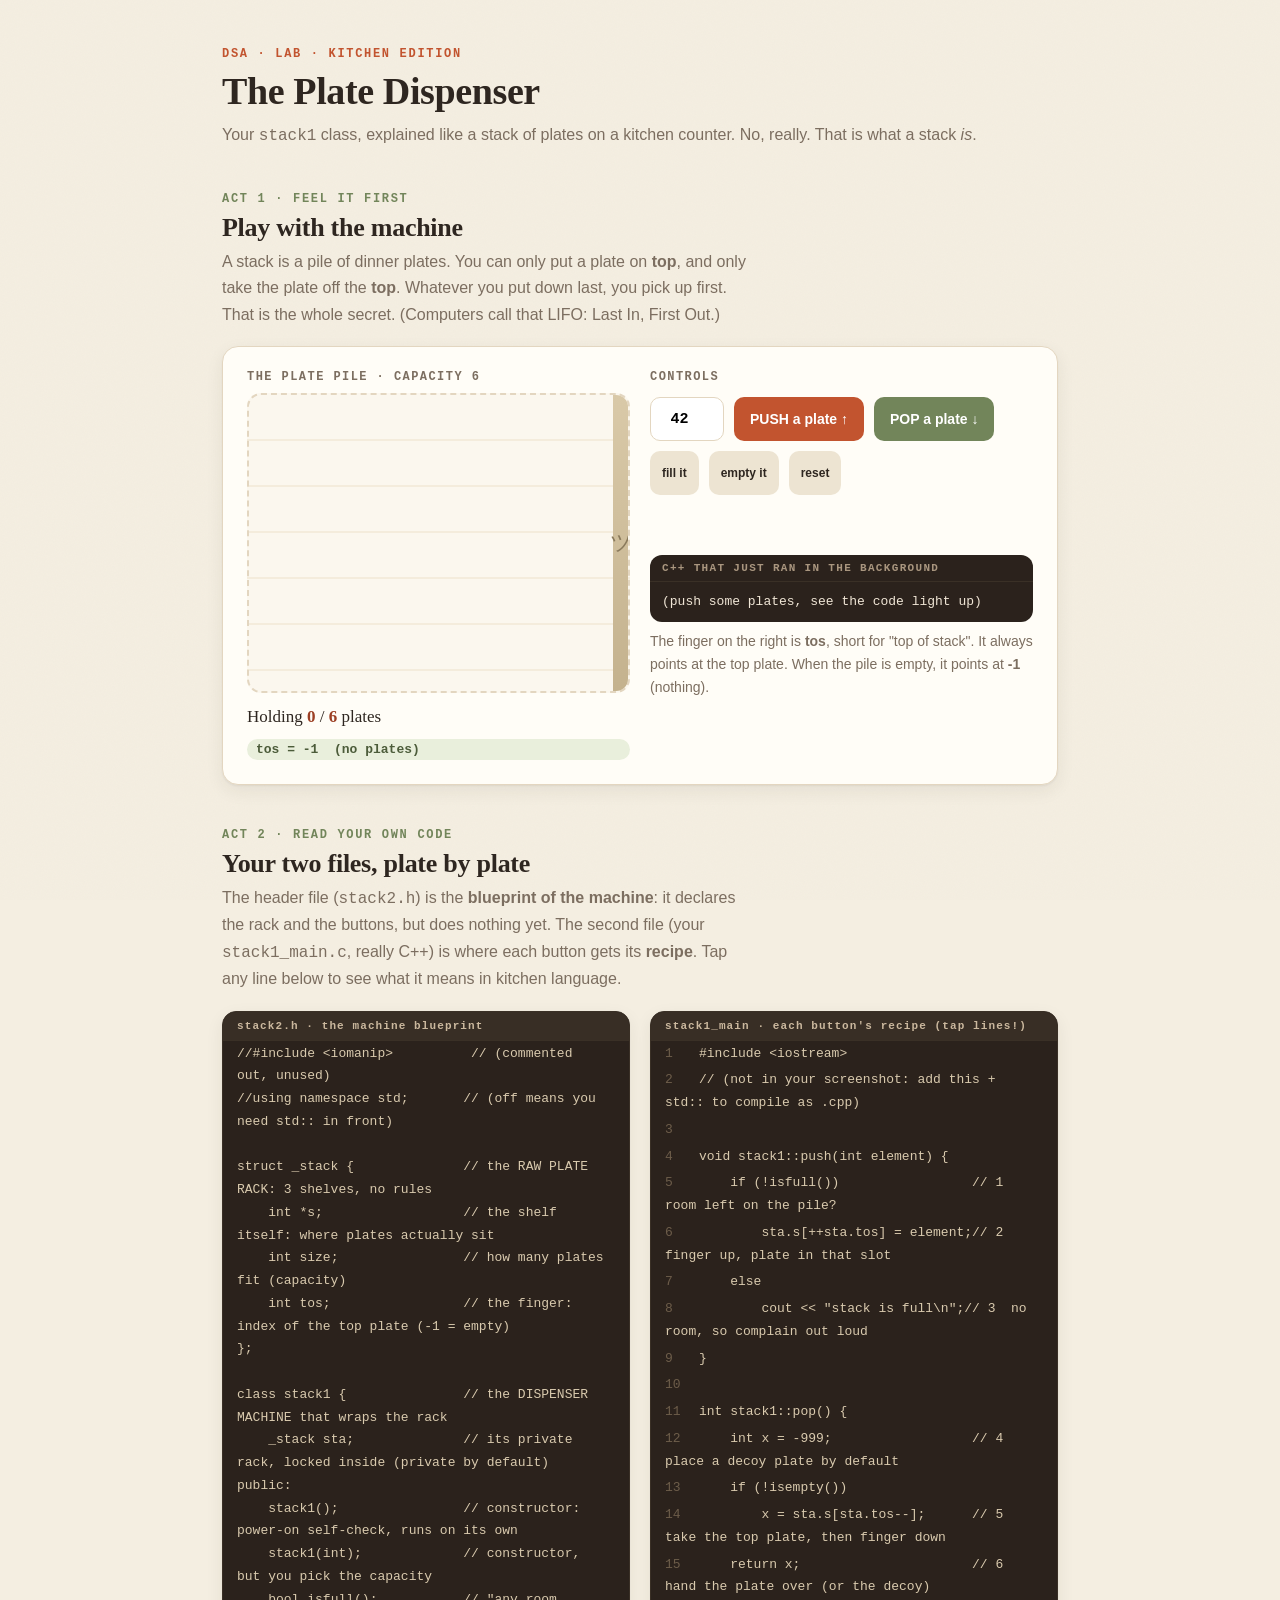
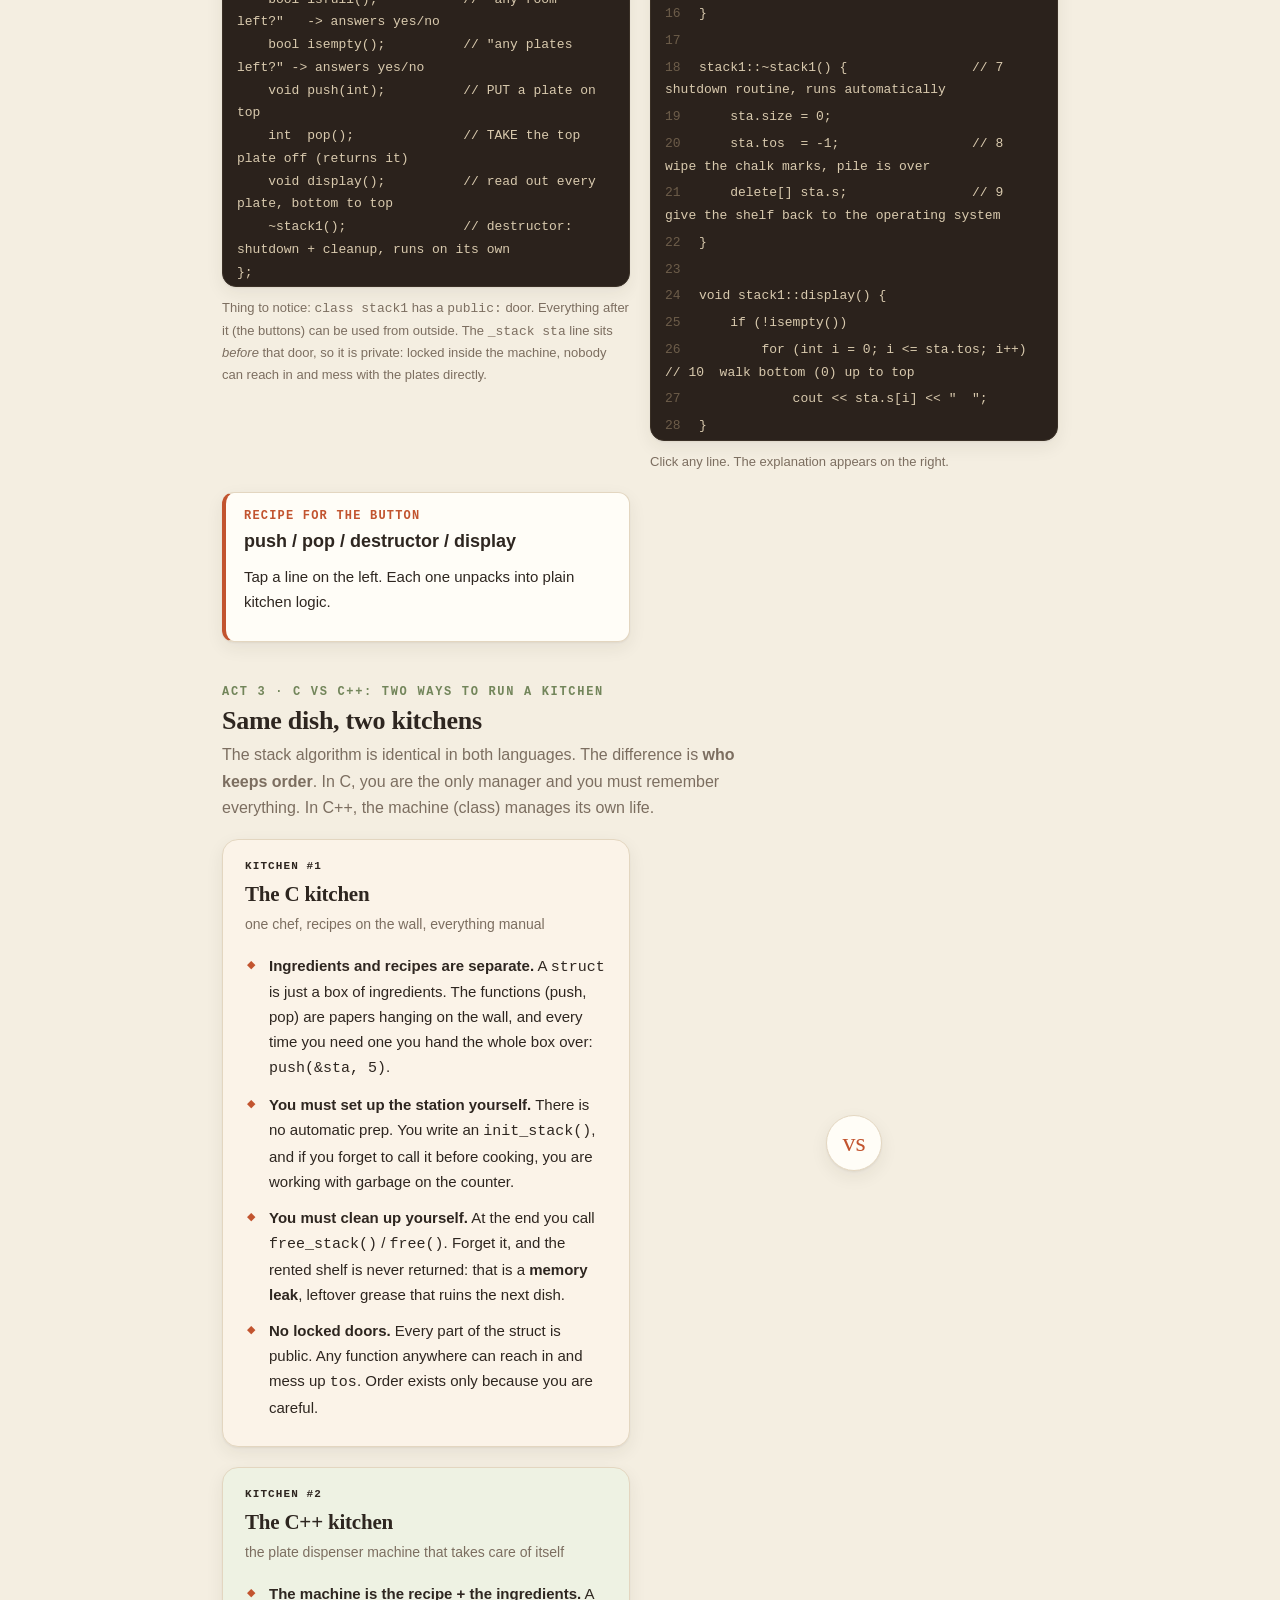
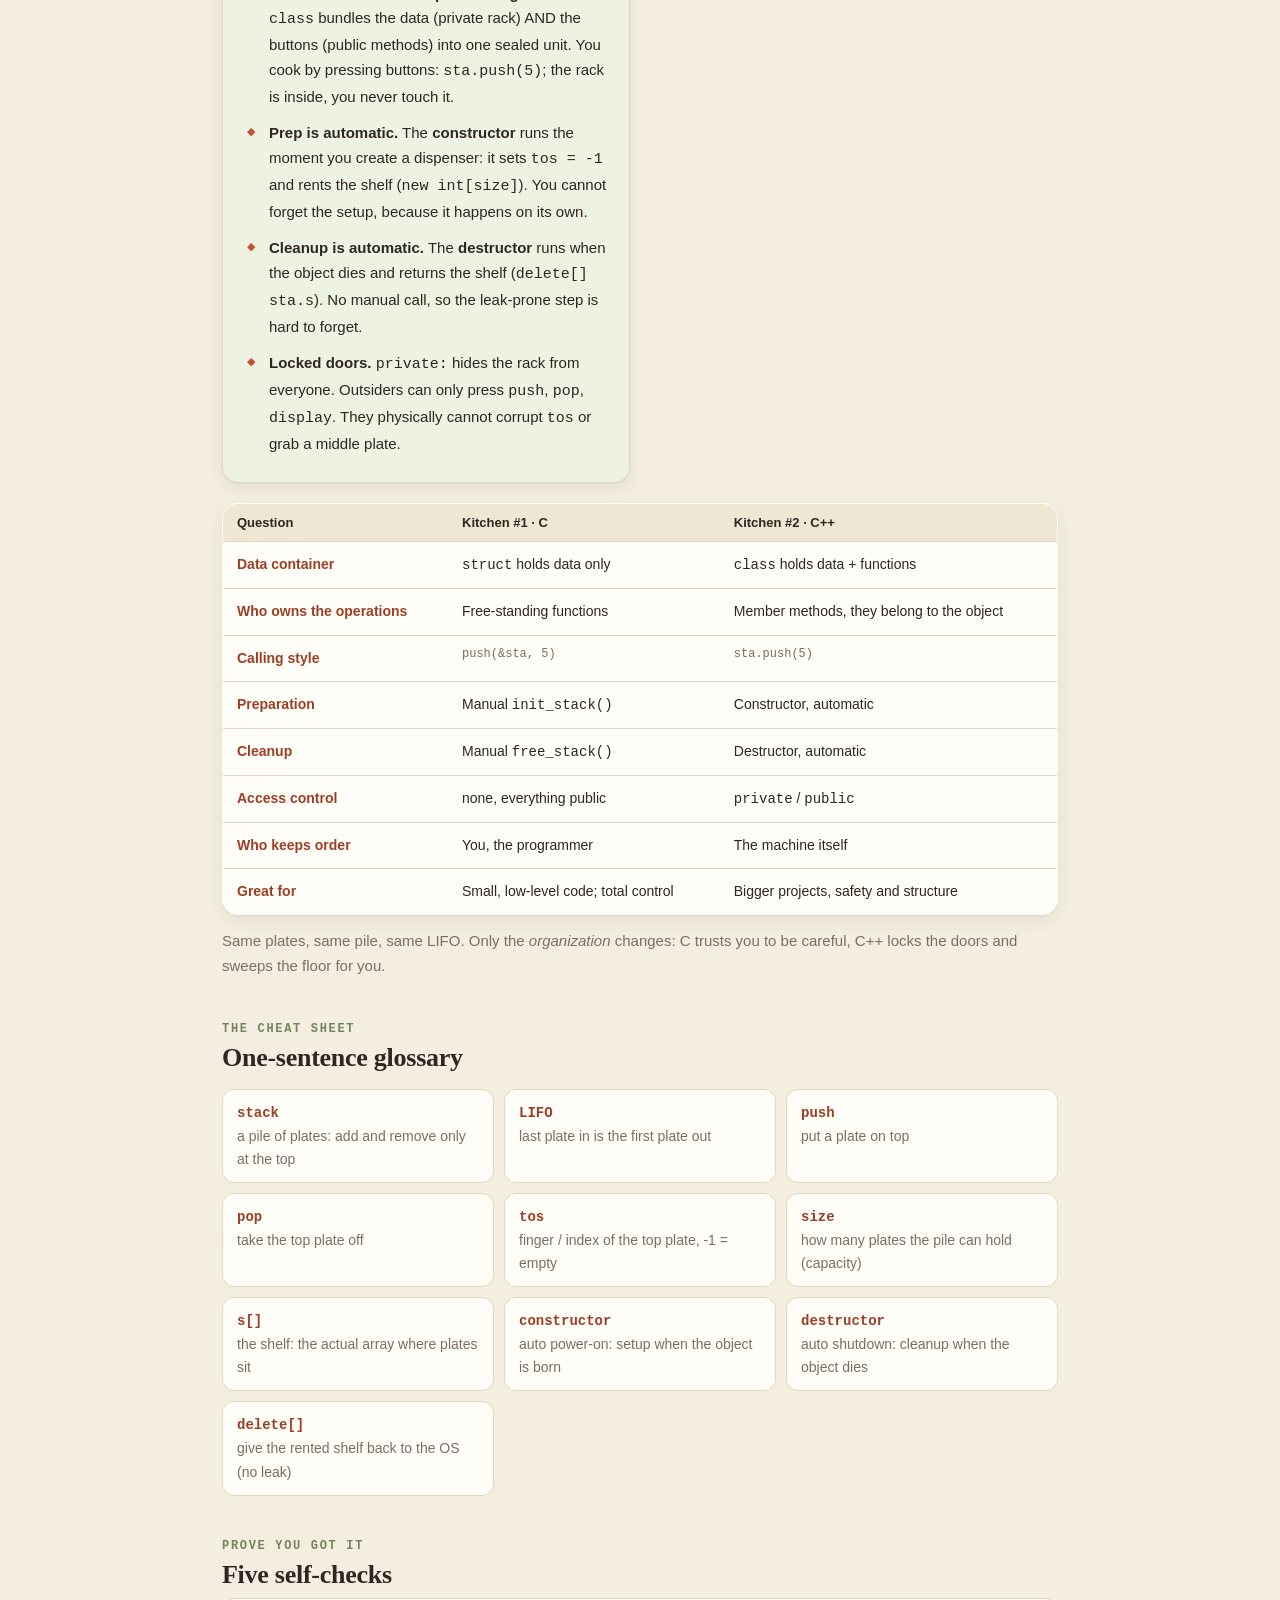
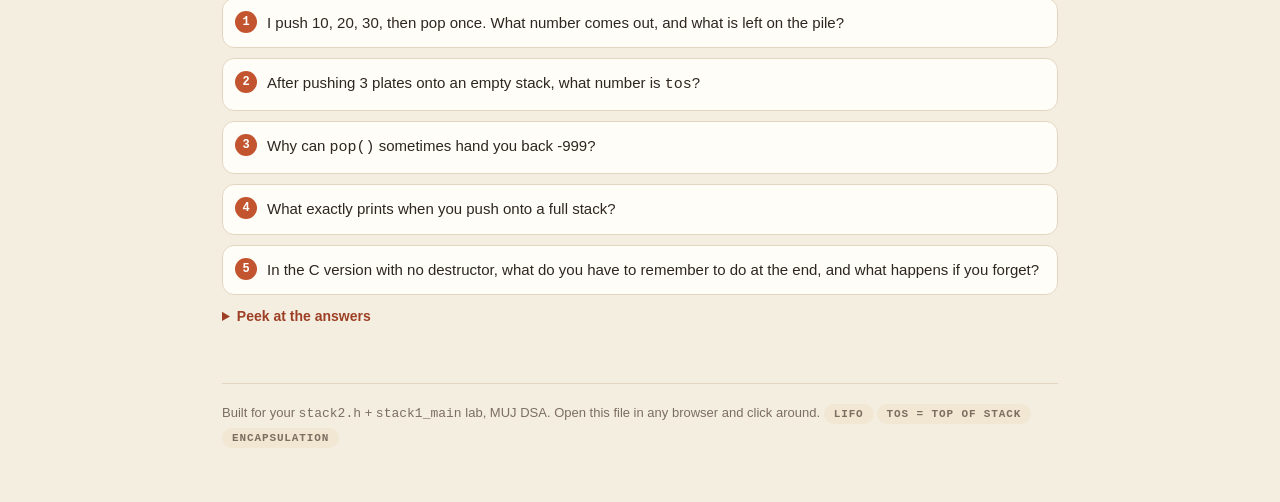
<file: learning/dsa/stack-guide.html>
<!DOCTYPE html>
<html lang="en">
<head>
<meta charset="UTF-8">
<meta name="viewport" content="width=device-width, initial-scale=1.0">
<title>The Plate Dispenser: Stack DSA, explained like a kitchen</title>
<style>
  :root{
    --bg:#f4eee1; --ink:#2e2620; --muted:#7c6e60; --card:#fffdf7;
    --accent:#c2542f; --accent-dark:#9c3f24; --olive:#72855a; --olive-bg:#e9efdc;
    --line:#e3d6c0; --code-bg:#2b221c; --code-ink:#f0e6d6; --plate:#fbf5e9;
    --plate-rim:#e0cfb2; --shadow:0 1px 2px rgba(46,38,32,.06),0 6px 18px rgba(46,38,32,.07);
  }
  *{box-sizing:border-box; margin:0; padding:0;}
  body{
    background:var(--bg); color:var(--ink);
    font:16px/1.65 -apple-system,BlinkMacSystemFont,"Segoe UI",Roboto,sans-serif;
    -webkit-font-smoothing:antialiased;
  }
  body::before{content:""; position:fixed; inset:0; pointer-events:none; opacity:.04; z-index:0;
    background-image:url("data:image/svg+xml,%3Csvg xmlns='http://www.w3.org/2000/svg' width='120' height='120'%3E%3Cfilter id='n'%3E%3CfeTurbulence type='fractalNoise' baseFrequency='0.9' numOctaves='2'/%3E%3C/filter%3E%3Crect width='120' height='120' filter='url(%23n)' opacity='0.6'/%3E%3C/svg%3E");}
  .wrap{max-width:880px; margin:0 auto; padding:48px 22px 90px; position:relative; z-index:1;}

  h1,h2,h3{font-family:Georgia,"Times New Roman",serif; line-height:1.15; letter-spacing:-.01em;}
  code,pre,.mono{font-family:ui-monospace,SFMono-Regular,Menlo,Consolas,monospace;}

  .eyebrow{font:600 12px/1 ui-monospace,monospace; letter-spacing:.14em; text-transform:uppercase; color:var(--accent);}
  h1{font-size:38px; margin:10px 0 8px;}
  .sub{color:var(--muted); font-size:16px;}

  .card{background:var(--card); border:1px solid var(--line); border-radius:16px; box-shadow:var(--shadow); padding:24px;}
  section{margin-top:44px;}
  section > h2{font-size:26px; margin-bottom:6px;}
  .kicker{font:600 12px/1 ui-monospace,monospace; letter-spacing:.14em; text-transform:uppercase; color:var(--olive); margin-bottom:8px;}
  .lede{color:var(--muted); margin-bottom:18px; max-width:60ch;}

  /* ---------- kitchen sim ---------- */
  .simlay{display:grid; grid-template-columns:1fr 1fr; gap:20px;}
  @media(max-width:720px){.simlay{grid-template-columns:1fr;}}
  .rackcol{display:flex; flex-direction:column;}
  .rack-label{font:600 12px/1 ui-monospace,monospace; letter-spacing:.12em; text-transform:uppercase; color:var(--muted); margin-bottom:10px;}
  .rack{
    position:relative; flex:1; min-height:300px; border:2px dashed var(--line); border-radius:14px;
    background:repeating-linear-gradient(to bottom, #fbf7ee 0 44px, #f4ecdc 44px 46px);
    padding:12px; display:flex; flex-direction:column-reverse; align-items:stretch; gap:4px; overflow:hidden;
  }
  .plate{
    background:var(--plate); border:1px solid var(--plate-rim); border-radius:9px;
    display:flex; align-items:center; justify-content:center;
    font-family:Georgia,serif; font-size:20px; font-weight:bold; color:var(--accent-dark);
    box-shadow:0 1px 0 rgba(46,38,32,.10), inset 0 6px 0 rgba(255,255,255,.55);
    padding:8px 10px; animation:plateIn .28s cubic-bezier(.32,.72,0,1);
  }
  @keyframes plateIn{from{opacity:0; transform:translateY(-14px) scale(.96);} to{opacity:1; transform:none;}}
  .plate.taken{animation:plateOut .3s ease forwards;}
  @keyframes plateOut{to{opacity:0; transform:translateY(16px) rotate(2deg);}}
  .rackupright{position:absolute; right:-1px; top:0; bottom:0; width:16px;
    background:linear-gradient(to bottom, #d9c9a8, #c4b28e); display:flex; align-items:center; justify-content:center;
    font-family:Georgia,serif; font-size:22px; color:#8a7a5c; user-select:none;}
  .counter-info{margin-top:10px; font-family:Georgia,serif; font-size:17px;}
  .counter-info b{color:var(--accent-dark);}
  .tos{display:inline-block; margin-top:8px; font:600 13px ui-monospace,monospace; padding:3px 9px; border-radius:999px; background:var(--olive-bg); color:#4c5c3a;}
  .tos.off{background:#f4e2d8; color:#9c3f24;}
  .controls{display:flex; align-items:flex-start; gap:10px; flex-wrap:wrap; margin-top:14px;}
  .btn{font:600 14px -apple-system,sans-serif; border:none; border-radius:10px; padding:11px 16px; min-height:44px; cursor:pointer; transition:transform .08s, filter .15s;}
  .btn:active{transform:scale(.96);}
  .btn-push{background:var(--accent); color:#fff;}
  .btn-push:hover{filter:brightness(1.06);}
  .btn-pop{background:var(--olive); color:#fff;}
  .btn-small{background:#ede4d2; color:var(--ink); font-size:12px; padding:9px 12px;}
  .valinput{font:600 15px ui-monospace,monospace; width:74px; min-height:44px; border:1px solid var(--line); border-radius:10px; padding:10px 8px; background:#fff; text-align:center;}
  .flash{min-height:34px; margin-top:12px; font:600 13px/1.4 -apple-system,sans-serif; color:var(--accent-dark); background:#f7e8dd; border:1px solid #eccdb9; border-radius:10px; padding:9px 12px; opacity:0; transition:opacity .2s;}
  .flash.on{opacity:1;}
  .echowrap{margin-top:14px; border-radius:12px; overflow:hidden; background:var(--code-bg);}
  .echohead{font:600 11px ui-monospace,monospace; letter-spacing:.12em; text-transform:uppercase; color:#a9967f; padding:7px 12px; border-bottom:1px solid #3a3026;}
  .echoline{font:13px/1.7 ui-monospace,monospace; color:#f0e6d6; padding:9px 12px; min-height:22px; white-space:pre-wrap;}
  .echoline .op{color:#e0b45a;}
  .echoline .cm{color:#8f9d7e;}
  .echoline .hl{color:#7fd4a0;}
  .note{font-size:14px; color:var(--muted); margin-top:8px;}

  /* ---------- annotated code ---------- */
  .codeview{display:grid; grid-template-columns:1fr 1fr; gap:20px; align-items:start;}
  @media(max-width:720px){.codeview{grid-template-columns:1fr;}}
  .codelines{border-radius:14px; overflow:hidden; border:1px solid #3a3026; background:var(--code-bg); box-shadow:var(--shadow);}
  .codetab{background:#382e25; color:#cbb89e; font:600 11px ui-monospace,monospace; letter-spacing:.1em; padding:8px 14px; border-bottom:1px solid #3a3026;}
  .lin{border:none; width:100%; text-align:left; background:transparent; color:#d9caae; font:13px/1.75 ui-monospace,monospace; padding:2px 14px; cursor:pointer; white-space:pre-wrap; word-break:break-word; overflow-wrap:anywhere; padding-right:18px; display:block;}
  .lin .n{display:inline-block; width:34px; color:#6d5d4a; user-select:none;}
  .lin:hover{background:#38302a;}
  .lin.sel{background:#4a3a2a; box-shadow:inset 3px 0 0 var(--accent);}
  .explain{position:sticky; top:20px;}
  .exbubble{background:var(--card); border:1px solid var(--line); border-left:4px solid var(--accent); border-radius:12px; padding:16px 18px; min-height:150px; box-shadow:var(--shadow);}
  .exbubble .who{font:600 12px ui-monospace,monospace; letter-spacing:.1em; text-transform:uppercase; color:var(--accent);}
  .exbubble h4{margin:4px 0 8px; font-size:18px;}
  .exbubble p{color:var(--ink); font-size:15px;}
  .exbubble .code-mini{display:block; margin:8px 0 4px; background:var(--code-bg); color:#e8d9bd; padding:7px 10px; border-radius:8px; font:13px ui-monospace,monospace; white-space:pre-wrap;}
  .hint{font-size:13px; color:var(--muted); margin-top:10px;}

  /* ---------- C vs C++ ---------- */
  .duel{display:grid; grid-template-columns:1fr 1fr; gap:20px;}
  @media(max-width:720px){.duel{grid-template-columns:1fr;}}
  .kitchen{border-radius:16px; padding:20px 22px; border:1px solid var(--line); box-shadow:var(--shadow);}
  .kitchen legend{font:600 11px ui-monospace,monospace; letter-spacing:.1em; text-transform:uppercase; margin-bottom:10px;}
  .kitchen h3{font-size:21px; margin-bottom:6px;}
  .kitchen .tagline{font-size:14px; color:var(--muted); margin-bottom:12px;}
  .kitchen ul{list-style:none;}
  .kitchen li{padding:6px 0 6px 24px; position:relative; font-size:15px;}
  .kitchen li::before{content:"◆"; position:absolute; left:2px; top:7px; font-size:11px; color:var(--accent);}
  .kitchen-c{background:#fbf3e8;}
  .kitchen-cpp{background:#eef2e3;}
  .vs-badge{display:grid; place-items:center;}
  .vs{font-family:Georgia,serif; font-size:26px; color:var(--accent); background:var(--card); border:1px solid var(--line); width:56px; height:56px; border-radius:50%; display:grid; place-items:center; box-shadow:var(--shadow);}
  table.tbl{width:100%; border-collapse:collapse; margin-top:20px; background:var(--card); border-radius:16px; overflow:hidden; border:1px solid var(--line); box-shadow:var(--shadow); font-size:14px;}
  .tbl th{background:#efe6d4; text-align:left; padding:11px 14px; font:700 13px -apple-system,sans-serif; border-bottom:1px solid var(--line);}
  .tbl td{padding:11px 14px; border-bottom:1px solid var(--line); vertical-align:top;}
  .tbl tr:last-child td{border-bottom:none;}
  .tbl td:first-child{font-weight:700; white-space:nowrap; color:var(--accent-dark);}
  .tbl .ccode{font:12px ui-monospace,monospace; color:var(--muted);}
  /* the table is wider than a phone: scroll it rather than the page */
  @media (max-width:560px){ table.tbl{display:block; overflow-x:auto; -webkit-overflow-scrolling:touch;} }

  .gloss{display:grid; grid-template-columns:repeat(auto-fit,minmax(250px,1fr)); gap:10px; margin-top:16px;}
  .gitem{background:var(--card); border:1px solid var(--line); border-radius:12px; padding:11px 14px; font-size:14px;}
  .gitem b{font-family:ui-monospace,monospace; color:var(--accent-dark);}
  .gitem span{color:var(--muted);}

  .quiz{counter-reset:q; margin-top:8px;}
  .quiz li{counter-increment:q; list-style:none; padding:12px 14px 12px 44px; position:relative; background:var(--card); border:1px solid var(--line); border-radius:12px; margin-bottom:10px; font-size:15px;}
  .quiz li::before{content:counter(q); position:absolute; left:12px; top:12px; width:22px; height:22px; border-radius:50%; background:var(--accent); color:#fff; font:700 12px ui-monospace,monospace; display:grid; place-items:center;}
  details{font-size:14px; color:var(--muted);}
  details summary{cursor:pointer; color:var(--accent-dark); font-weight:700; margin-top:6px; min-height:24px;}

  .footer{margin-top:54px; padding-top:18px; border-top:1px solid var(--line); color:var(--muted); font-size:13px;}
  .pill{display:inline-block; font:600 11px ui-monospace,monospace; letter-spacing:.08em; text-transform:uppercase; background:#f1e7d3; border-radius:999px; padding:4px 10px; margin:2px 3px 2px 0;}
</style>
</head>
<body>
<div class="wrap">

  <div class="eyebrow">DSA · Lab · Kitchen Edition</div>
  <h1>The Plate Dispenser</h1>
  <p class="sub">Your <code>stack1</code> class, explained like a stack of plates on a kitchen counter. No, really. That is what a stack <i>is</i>.</p>

  <section>
    <div class="kicker">Act 1 · Feel it first</div>
    <h2>Play with the machine</h2>
    <p class="lede">A stack is a pile of dinner plates. You can only put a plate on <b>top</b>, and only take the plate off the <b>top</b>. Whatever you put down last, you pick up first. That is the whole secret. (Computers call that LIFO: Last In, First Out.)</p>
    <div class="card">
      <div class="simlay">
        <div class="rackcol">
          <div class="rack-label">The plate pile · capacity 6</div>
          <div class="rack">
            <div class="rackupright">ツ</div>
            <div id="stackEl" style="display:contents;"></div>
          </div>
          <div class="counter-info">Holding <b id="countNum">0</b> / <b>6</b> plates</div>
          <div class="tos" id="tosLabel">tos = -1 &nbsp;(no plates)</div>
        </div>
        <div>
          <div class="rack-label">Controls</div>
          <div class="controls">
            <input id="valinput" class="valinput" type="number" value="42" min="0" max="999">
            <button class="btn btn-push" onclick="pushPlate()">PUSH a plate ↑</button>
            <button class="btn btn-pop" onclick="popPlate()">POP a plate ↓</button>
            <button class="btn btn-small" onclick="fillDemo()">fill it</button>
            <button class="btn btn-small btn-small-pop" onclick="emptyDemo()">empty it</button>
            <button class="btn btn-small" onclick="resetSim()">reset</button>
          </div>
          <div class="flash" id="flash"></div>
          <div class="echowrap">
            <div class="echohead">C++ that just ran in the background</div>
            <div class="echoline" id="echoline">(push some plates, see the code light up)</div>
          </div>
          <p class="note">The finger on the right is <b>tos</b>, short for "top of stack". It always points at the top plate. When the pile is empty, it points at <b>-1</b> (nothing).</p>
        </div>
      </div>
    </div>
  </section>
  <section>
    <div class="kicker">Act 2 · Read your own code</div>
    <h2>Your two files, plate by plate</h2>
    <p class="lede">The header file (<code>stack2.h</code>) is the <b>blueprint of the machine</b>: it declares the rack and the buttons, but does nothing yet. The second file (your <code>stack1_main.c</code>, really C++) is where each button gets its <b>recipe</b>. Tap any line below to see what it means in kitchen language.</p>

    <div class="codeview">
      <div>
        <div class="codelines">
          <div class="codetab">stack2.h · the machine blueprint</div>
          <pre class="lin" style="cursor:text;">//#include &lt;iomanip&gt;          // (commented out, unused)
//using namespace std;       // (off means you need std:: in front)

struct _stack {              // the RAW PLATE RACK: 3 shelves, no rules
    int *s;                  // the shelf itself: where plates actually sit
    int size;                // how many plates fit (capacity)
    int tos;                 // the finger: index of the top plate (-1 = empty)
};

class stack1 {               // the DISPENSER MACHINE that wraps the rack
    _stack sta;              // its private rack, locked inside (private by default)
public:
    stack1();                // constructor: power-on self-check, runs on its own
    stack1(int);             // constructor, but you pick the capacity
    bool isfull();           // &quot;any room left?&quot;   -&gt; answers yes/no
    bool isempty();          // &quot;any plates left?&quot; -&gt; answers yes/no
    void push(int);          // PUT a plate on top
    int  pop();              // TAKE the top plate off (returns it)
    void display();          // read out every plate, bottom to top
    ~stack1();               // destructor: shutdown + cleanup, runs on its own
};</pre>
        </div>
        <p class="hint">Thing to notice: <code>class stack1</code> has a <code>public:</code> door. Everything after it (the buttons) can be used from outside. The <code>_stack sta</code> line sits <i>before</i> that door, so it is private: locked inside the machine, nobody can reach in and mess with the plates directly.</p>
      </div>
      <div>
        <div class="codelines">
          <div class="codetab">stack1_main · each button's recipe (tap lines!)</div>
<button class="lin" data-ex="" onclick="explain('')"><span class="n">1</span>#include &lt;iostream&gt;</button><button class="lin" data-ex="" onclick="explain('')"><span class="n">2</span>// (not in your screenshot: add this + std:: to compile as .cpp)</button><button class="lin" data-ex="" onclick="explain('')"><span class="n">3</span> </button><button class="lin" data-ex="" onclick="explain('')"><span class="n">4</span>void stack1::push(int element) {</button><button class="lin" data-ex="1" onclick="explain('1')"><span class="n">5</span>    if (!isfull())                 // 1  room left on the pile?</button><button class="lin" data-ex="2" onclick="explain('2')"><span class="n">6</span>        sta.s[++sta.tos] = element;// 2  finger up, plate in that slot</button><button class="lin" data-ex="" onclick="explain('')"><span class="n">7</span>    else</button><button class="lin" data-ex="3" onclick="explain('3')"><span class="n">8</span>        cout &lt;&lt; &quot;stack is full\n&quot;;// 3  no room, so complain out loud</button><button class="lin" data-ex="" onclick="explain('')"><span class="n">9</span>}</button><button class="lin" data-ex="" onclick="explain('')"><span class="n">10</span> </button><button class="lin" data-ex="" onclick="explain('')"><span class="n">11</span>int stack1::pop() {</button><button class="lin" data-ex="4" onclick="explain('4')"><span class="n">12</span>    int x = -999;                  // 4  place a decoy plate by default</button><button class="lin" data-ex="" onclick="explain('')"><span class="n">13</span>    if (!isempty())</button><button class="lin" data-ex="5" onclick="explain('5')"><span class="n">14</span>        x = sta.s[sta.tos--];      // 5  take the top plate, then finger down</button><button class="lin" data-ex="6" onclick="explain('6')"><span class="n">15</span>    return x;                      // 6  hand the plate over (or the decoy)</button><button class="lin" data-ex="" onclick="explain('')"><span class="n">16</span>}</button><button class="lin" data-ex="" onclick="explain('')"><span class="n">17</span> </button><button class="lin" data-ex="7" onclick="explain('7')"><span class="n">18</span>stack1::~stack1() {                // 7  shutdown routine, runs automatically</button><button class="lin" data-ex="" onclick="explain('')"><span class="n">19</span>    sta.size = 0;</button><button class="lin" data-ex="8" onclick="explain('8')"><span class="n">20</span>    sta.tos  = -1;                 // 8  wipe the chalk marks, pile is over</button><button class="lin" data-ex="9" onclick="explain('9')"><span class="n">21</span>    delete[] sta.s;                // 9  give the shelf back to the operating system</button><button class="lin" data-ex="" onclick="explain('')"><span class="n">22</span>}</button><button class="lin" data-ex="" onclick="explain('')"><span class="n">23</span> </button><button class="lin" data-ex="" onclick="explain('')"><span class="n">24</span>void stack1::display() {</button><button class="lin" data-ex="" onclick="explain('')"><span class="n">25</span>    if (!isempty())</button><button class="lin" data-ex="10" onclick="explain('10')"><span class="n">26</span>        for (int i = 0; i &lt;= sta.tos; i++)   // 10  walk bottom (0) up to top</button><button class="lin" data-ex="" onclick="explain('')"><span class="n">27</span>            cout &lt;&lt; sta.s[i] &lt;&lt; &quot;  &quot;;</button><button class="lin" data-ex="" onclick="explain('')"><span class="n">28</span>}</button>
        </div>
        <div class="hint">Click any line. The explanation appears on the right.</div>
      </div>
      <div class="explain">
        <div class="exbubble" id="exbubble">
          <div class="who">Recipe for the button</div>
          <h4 id="exname">push / pop / destructor / display</h4>
          <p id="extext">Tap a line on the left. Each one unpacks into plain kitchen logic.</p>
        </div>
      </div>
    </div>
  </section>
  <section>
    <div class="kicker">Act 3 · C vs C++: two ways to run a kitchen</div>
    <h2>Same dish, two kitchens</h2>
    <p class="lede">The stack algorithm is identical in both languages. The difference is <b>who keeps order</b>. In C, you are the only manager and you must remember everything. In C++, the machine (class) manages its own life.</p>

    <div class="duel">
      <div class="kitchen kitchen-c">
        <legend>Kitchen #1</legend>
        <h3>The C kitchen</h3>
        <div class="tagline">one chef, recipes on the wall, everything manual</div>
        <ul>
          <li><b>Ingredients and recipes are separate.</b> A <code>struct</code> is just a box of ingredients. The functions (push, pop) are papers hanging on the wall, and every time you need one you hand the whole box over: <code>push(&amp;sta, 5)</code>.</li>
          <li><b>You must set up the station yourself.</b> There is no automatic prep. You write an <code>init_stack()</code>, and if you forget to call it before cooking, you are working with garbage on the counter.</li>
          <li><b>You must clean up yourself.</b> At the end you call <code>free_stack()</code> / <code>free()</code>. Forget it, and the rented shelf is never returned: that is a <b>memory leak</b>, leftover grease that ruins the next dish.</li>
          <li><b>No locked doors.</b> Every part of the struct is public. Any function anywhere can reach in and mess up <code>tos</code>. Order exists only because you are careful.</li>
        </ul>
      </div>
      <div class="vs-badge"><div class="vs">vs</div></div>
      <div class="kitchen kitchen-cpp">
        <legend>Kitchen #2</legend>
        <h3>The C++ kitchen</h3>
        <div class="tagline">the plate dispenser machine that takes care of itself</div>
        <ul>
          <li><b>The machine is the recipe + the ingredients.</b> A <code>class</code> bundles the data (private rack) AND the buttons (public methods) into one sealed unit. You cook by pressing buttons: <code>sta.push(5)</code>; the rack is inside, you never touch it.</li>
          <li><b>Prep is automatic.</b> The <b>constructor</b> runs the moment you create a dispenser: it sets <code>tos = -1</code> and rents the shelf (<code>new int[size]</code>). You cannot forget the setup, because it happens on its own.</li>
          <li><b>Cleanup is automatic.</b> The <b>destructor</b> runs when the object dies and returns the shelf (<code>delete[] sta.s</code>). No manual call, so the leak-prone step is hard to forget.</li>
          <li><b>Locked doors.</b> <code>private:</code> hides the rack from everyone. Outsiders can only press <code>push</code>, <code>pop</code>, <code>display</code>. They physically cannot corrupt <code>tos</code> or grab a middle plate.</li>
        </ul>
      </div>
    </div>

    <table class="tbl">
      <tr><th>Question</th><th>Kitchen #1 · C</th><th>Kitchen #2 · C++</th></tr>
      <tr><td>Data container</td><td><code>struct</code> holds data only</td><td><code>class</code> holds data + functions</td></tr>
      <tr><td>Who owns the operations</td><td>Free-standing functions</td><td>Member methods, they belong to the object</td></tr>
      <tr><td>Calling style</td><td class="ccode">push(&amp;sta, 5)</td><td class="ccode">sta.push(5)</td></tr>
      <tr><td>Preparation</td><td>Manual <code>init_stack()</code></td><td>Constructor, automatic</td></tr>
      <tr><td>Cleanup</td><td>Manual <code>free_stack()</code></td><td>Destructor, automatic</td></tr>
      <tr><td>Access control</td><td>none, everything public</td><td><code>private</code> / <code>public</code></td></tr>
      <tr><td>Who keeps order</td><td>You, the programmer</td><td>The machine itself</td></tr>
      <tr><td>Great for</td><td>Small, low-level code; total control</td><td>Bigger projects, safety and structure</td></tr>
    </table>

    <p style="margin-top:14px; font-size:15px; color:var(--muted)">Same plates, same pile, same LIFO. Only the <i>organization</i> changes: C trusts you to be careful, C++ locks the doors and sweeps the floor for you.</p>
  </section>

  <section>
    <div class="kicker">The cheat sheet</div>
    <h2>One-sentence glossary</h2>
    <div class="gloss">
      <div class="gitem"><b>stack</b><br><span>a pile of plates: add and remove only at the top</span></div>
      <div class="gitem"><b>LIFO</b><br><span>last plate in is the first plate out</span></div>
      <div class="gitem"><b>push</b><br><span>put a plate on top</span></div>
      <div class="gitem"><b>pop</b><br><span>take the top plate off</span></div>
      <div class="gitem"><b>tos</b><br><span>finger / index of the top plate, -1 = empty</span></div>
      <div class="gitem"><b>size</b><br><span>how many plates the pile can hold (capacity)</span></div>
      <div class="gitem"><b>s[]</b><br><span>the shelf: the actual array where plates sit</span></div>
      <div class="gitem"><b>constructor</b><br><span>auto power-on: setup when the object is born</span></div>
      <div class="gitem"><b>destructor</b><br><span>auto shutdown: cleanup when the object dies</span></div>
      <div class="gitem"><b>delete[]</b><br><span>give the rented shelf back to the OS (no leak)</span></div>
    </div>
  </section>

  <section>
    <div class="kicker">Prove you got it</div>
    <h2>Five self-checks</h2>
    <ol class="quiz">
      <li>I push 10, 20, 30, then pop once. What number comes out, and what is left on the pile?</li>
      <li>After pushing 3 plates onto an empty stack, what number is <code>tos</code>?</li>
      <li>Why can <code>pop()</code> sometimes hand you back -999?</li>
      <li>What exactly prints when you push onto a full stack?</li>
      <li>In the C version with no destructor, what do you have to remember to do at the end, and what happens if you forget?</li>
    </ol>
    <details><summary>Peek at the answers</summary>
      <p style="margin-top:8px">1. 30 comes out (the top). Plates left: 10, 20. 2. <code>tos</code> = 2 (the finger counts 0, 1, 2). 3. The pile was empty, so it returns the decoy sentinel -999 instead of a real plate. 4. &ldquo;stack is full&rdquo; (the <code>else</code> branch of push). 5. Call <code>free_stack()</code> / <code>free(sta.s)</code>. Forget it, and the memory is never returned: a memory leak.</p>
    </details>
  </section>

  <div class="footer">
    Built for your <code>stack2.h</code> + <code>stack1_main</code> lab, MUJ DSA. Open this file in any browser and click around.
    <span class="pill">LIFO</span><span class="pill">tos = top of stack</span><span class="pill">encapsulation</span>
  </div>
</div>

<script>
var cap = 6, arr = [], tos = -1;

function render(){
  var rack = document.getElementById('stackEl');
  rack.innerHTML = '';
  for (var i = 0; i < arr.length; i++){
    var p = document.createElement('div');
    p.className = 'plate';
    p.textContent = arr[i];
    rack.appendChild(p);
  }
  var tl = document.getElementById('tosLabel');
  if (arr.length === 0){
    tos = -1;
    tl.textContent = 'tos = -1  (no plates)';
    tl.className = 'tos off';
  } else {
    tos = arr.length - 1;
    tl.textContent = 'tos = ' + tos + '  (top plate: ' + arr[arr.length - 1] + ')';
    tl.className = 'tos';
  }
  document.getElementById('countNum').textContent = arr.length;
}

function el(id){ return document.getElementById(id); }

function echo(code){
  var box = el('echoline');
  box.innerHTML = '';
  var pre = document.createElement('span');
  pre.textContent = code;
  box.appendChild(pre);
  box.className = 'echoline';
}
function flash(msg){
  var f = el('flash');
  f.innerHTML = msg;
  f.className = 'flash on';
  clearTimeout(f._t);
  f._t = setTimeout(function(){ f.className = 'flash'; }, 3400);
}
function readVal(){
  var v = parseInt(el('valinput').value, 10);
  if (isNaN(v)) v = Math.floor(Math.random() * 900) + 10;
  return v;
}
function pushPlate(){
  if (arr.length >= cap){
    flash('FULL: push() hits the else branch and just prints "stack is full". The plate stays out.');
    echo('if (!isfull())  ->  false  ::  cout << "stack is full";');
    return;
  }
  var v = readVal();
  arr.push(v);
  echo('sta.s[++sta.tos] = ' + v + ';   // finger up, plate in');
  render();
}
function popPlate(){
  if (arr.length === 0){
    flash('EMPTY: pop() returns the decoy -999. There simply is nothing to hand back.');
    echo('int x = -999;  ->  stack empty, return -999');
    return;
  }
  var v = arr.pop();
  echo('x = sta.s[sta.tos--];   // took plate ' + v + ', finger moved down');
  render();
}
function fillDemo(){
  var guard = 0;
  while (arr.length < cap && guard++ < 20) pushPlate();
  pushPlate(); // one extra push attempt, to show the overflow message
}
function emptyDemo(){
  var guard = 0;
  while (arr.length > 0 && guard++ < 20) popPlate();
  popPlate();
}
function resetSim(){
  arr = [];
  render();
  echo('(station reset: tos = -1, pile empty)');
  var f = el('flash'); f.className = 'flash';
}

var EX = {"1": {"name": "if (!isfull())", "code": "if (!isfull())", "text": "Before adding a plate, the machine asks its sensor: &lt;&lt;is there still room on this pile?&gt;&gt;. <b>!isfull()</b> means <i>not full</i>, so the check passes only when a slot is free. If the machine were full, it would refuse."}, "2": {"name": "sta.s[++sta.tos] = element", "code": "sta.s[++sta.tos] = element;", "text": "Two things happen in one line: first <b>++sta.tos</b> moves the finger up one slot, then we place the plate in that slot. So tos now points at the plate you just added. <i>Pre-increment:</i> finger moves FIRST, plate put down SECOND."}, "3": {"name": "cout &laquo; \\\"stack is full\\\"", "code": "cout << \"stack is full\\n\";", "text": "If the pile is already at capacity, the machine just shouts &lt;&lt;stack is full&gt;&gt; and refuses. It does NOT push. That else branch is the polite way to say no."}, "4": {"name": "int x = -999", "code": "int x = -999;", "text": "The machine pre-loads a decoy value. If the pile turns out to be empty, whoever called pop() gets -999 back: the code's way of saying &lt;&lt;nothing was there&gt;&gt; (a sentinel value, since no real plate is -999)."}, "5": {"name": "sta.s[sta.tos--]", "code": "x = sta.s[sta.tos--];", "text": "The top plate is copied out FIRST, then the finger moves down (<b>post-decrement</b>). Order matters: grab the plate at the current top, then lower tos to the plate below. This is the exact reverse of push."}, "6": {"name": "return x", "code": "return x;", "text": "Hand the plate over to whoever asked. If the pile was empty all along, x still holds the -999 decoy, which is what gets returned."}, "7": {"name": "~stack1()", "code": "stack1::~stack1()", "text": "This is the destructor: the machine's closing-time checklist. When the dispenser object is destroyed (program ends, or it goes out of scope), C++ runs this automatically. You never call it by hand."}, "8": {"name": "reset tos, size", "code": "sta.tos = -1;", "text": "Second-to-last sweep: wipe the chalk marks. tos goes back to -1 (empty pile) and size to 0, so the old numbers stop meaning anything. The station is declared closed."}, "9": {"name": "delete[] sta.s", "code": "delete[] sta.s;", "text": "Last sweep: the shelf (the array) was rented from the operating system with <b>new</b>, so it must be returned with <b>delete[]</b>. The <i>[]</i> matters, it means whole-array, not one element. Forget this line and you get a <b>memory leak</b>."}, "10": {"name": "for (int i = 0; i <= sta.tos; i++)", "code": "for (int i = 0; i <= sta.tos; i++)", "text": "display reads plates from the bottom (index 0) up to the top (index tos), printing each value with two spaces. Classic bottom-to-top read-out of the pile."}};
function explain(key){
  var menu = document.querySelectorAll('.lin[data-ex]');
  for (var i = 0; i < menu.length; i++) menu[i].classList.remove('sel');
  if (!key || !EX[key]) return;
  for (var i = 0; i < menu.length; i++){
    if (menu[i].getAttribute('data-ex') === key){ menu[i].classList.add('sel'); }
  }
  el('exname').textContent = EX[key].name;
  el('extext').innerHTML = '<span class="code-mini">' + (EX[key].code || '') + '</span>' + EX[key].text;
}
</script>
</body>
</html>
</file>
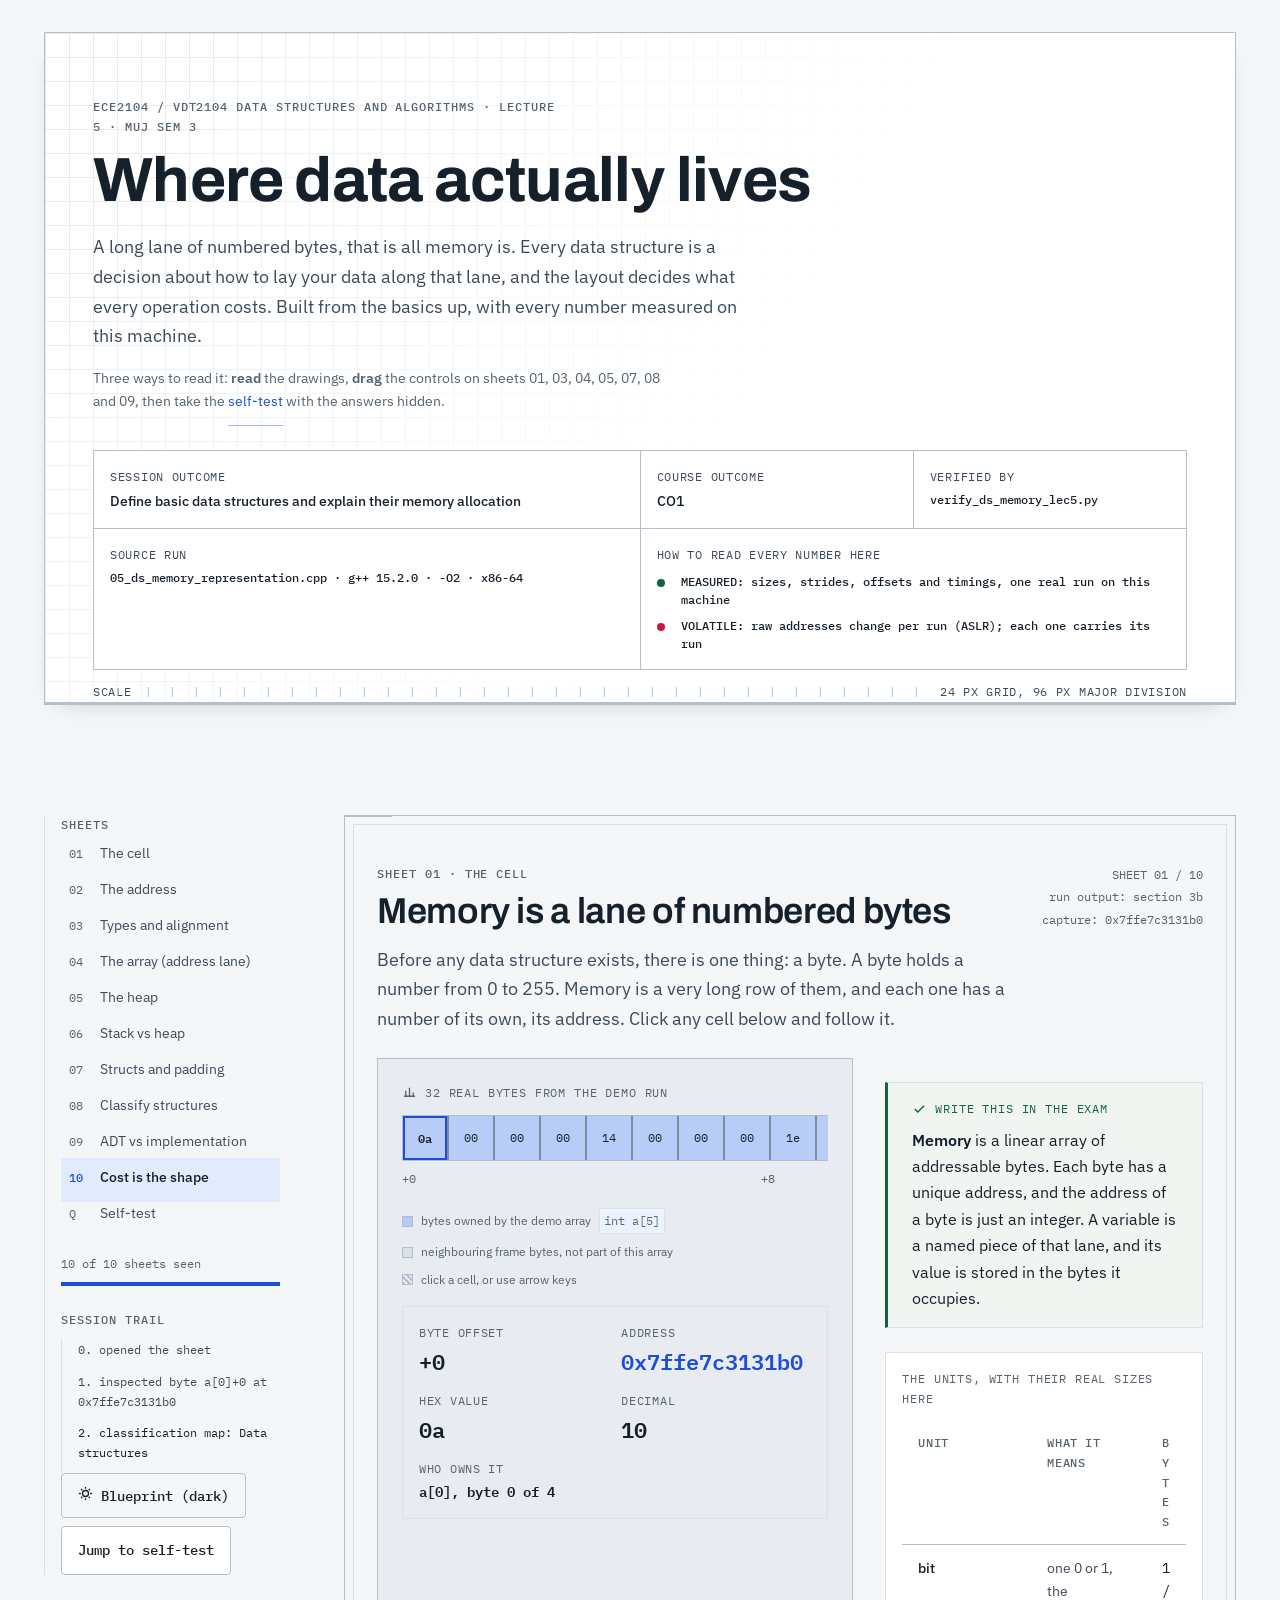
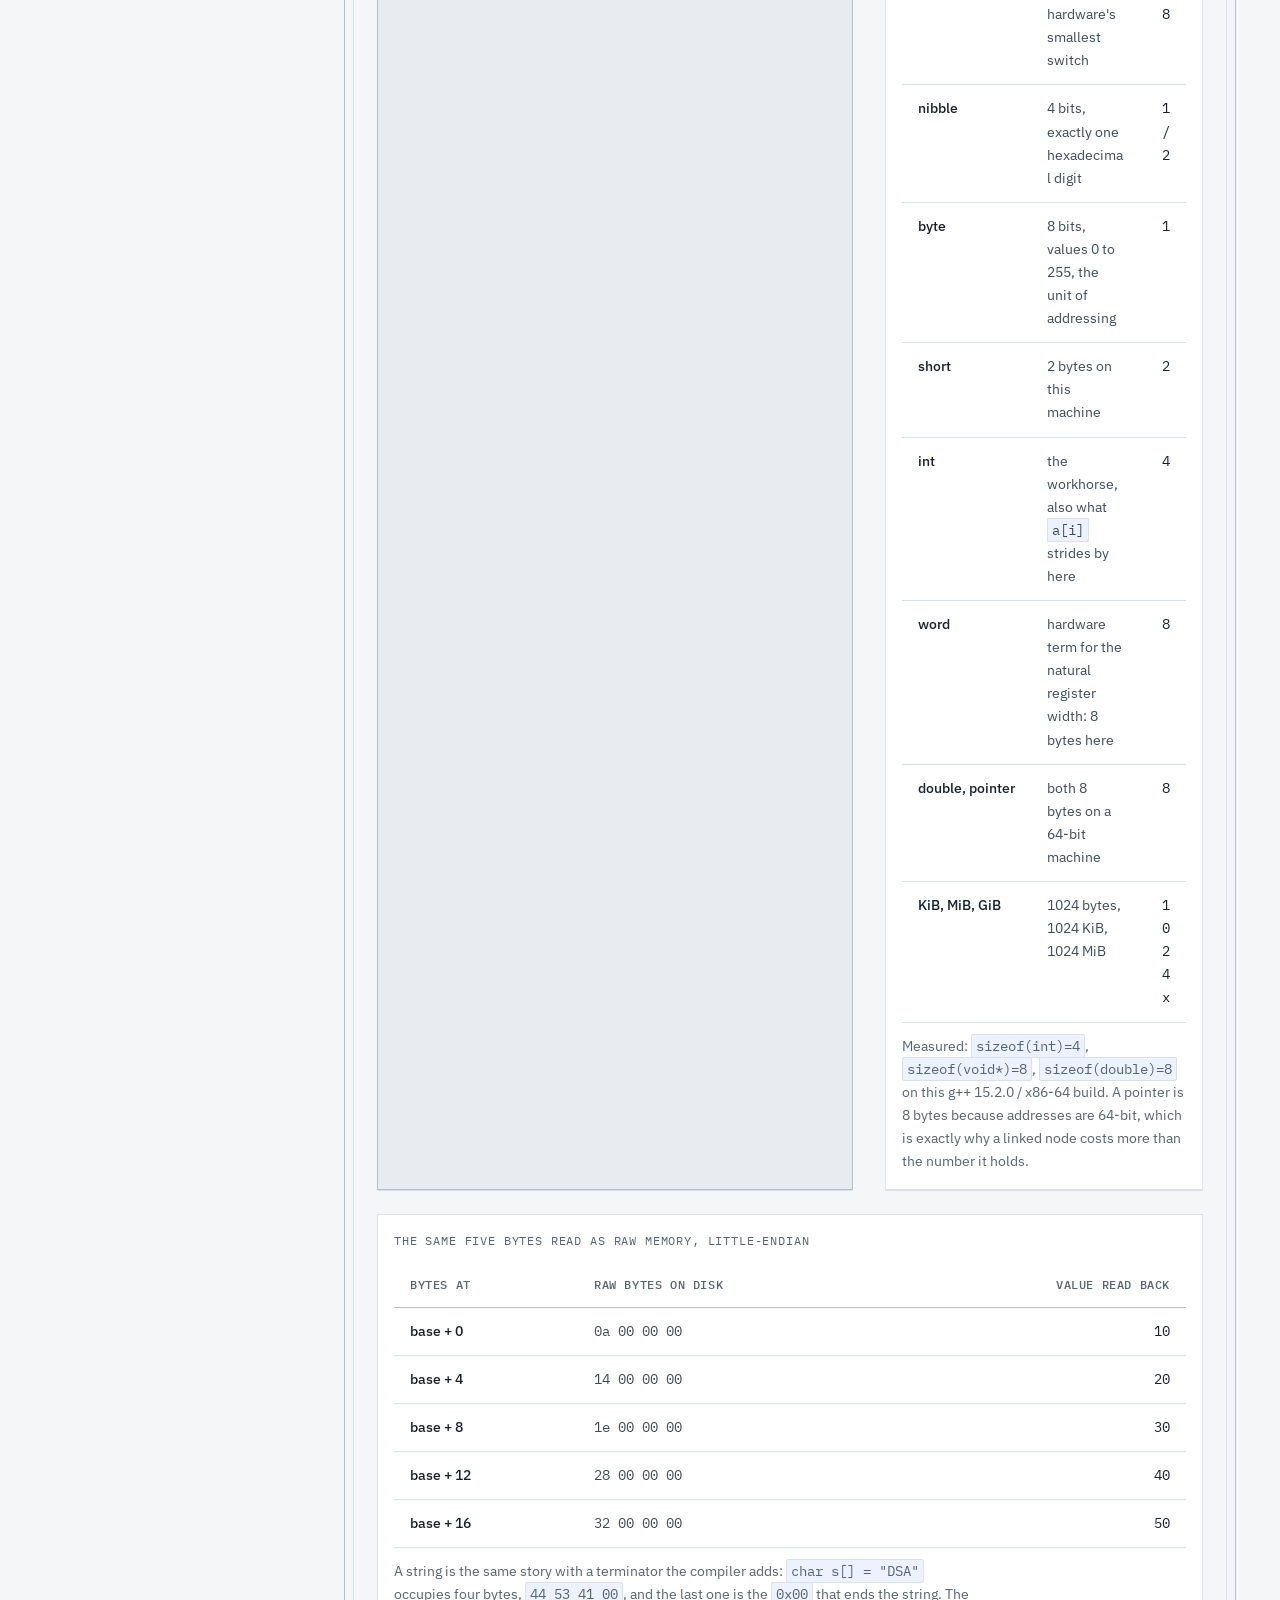
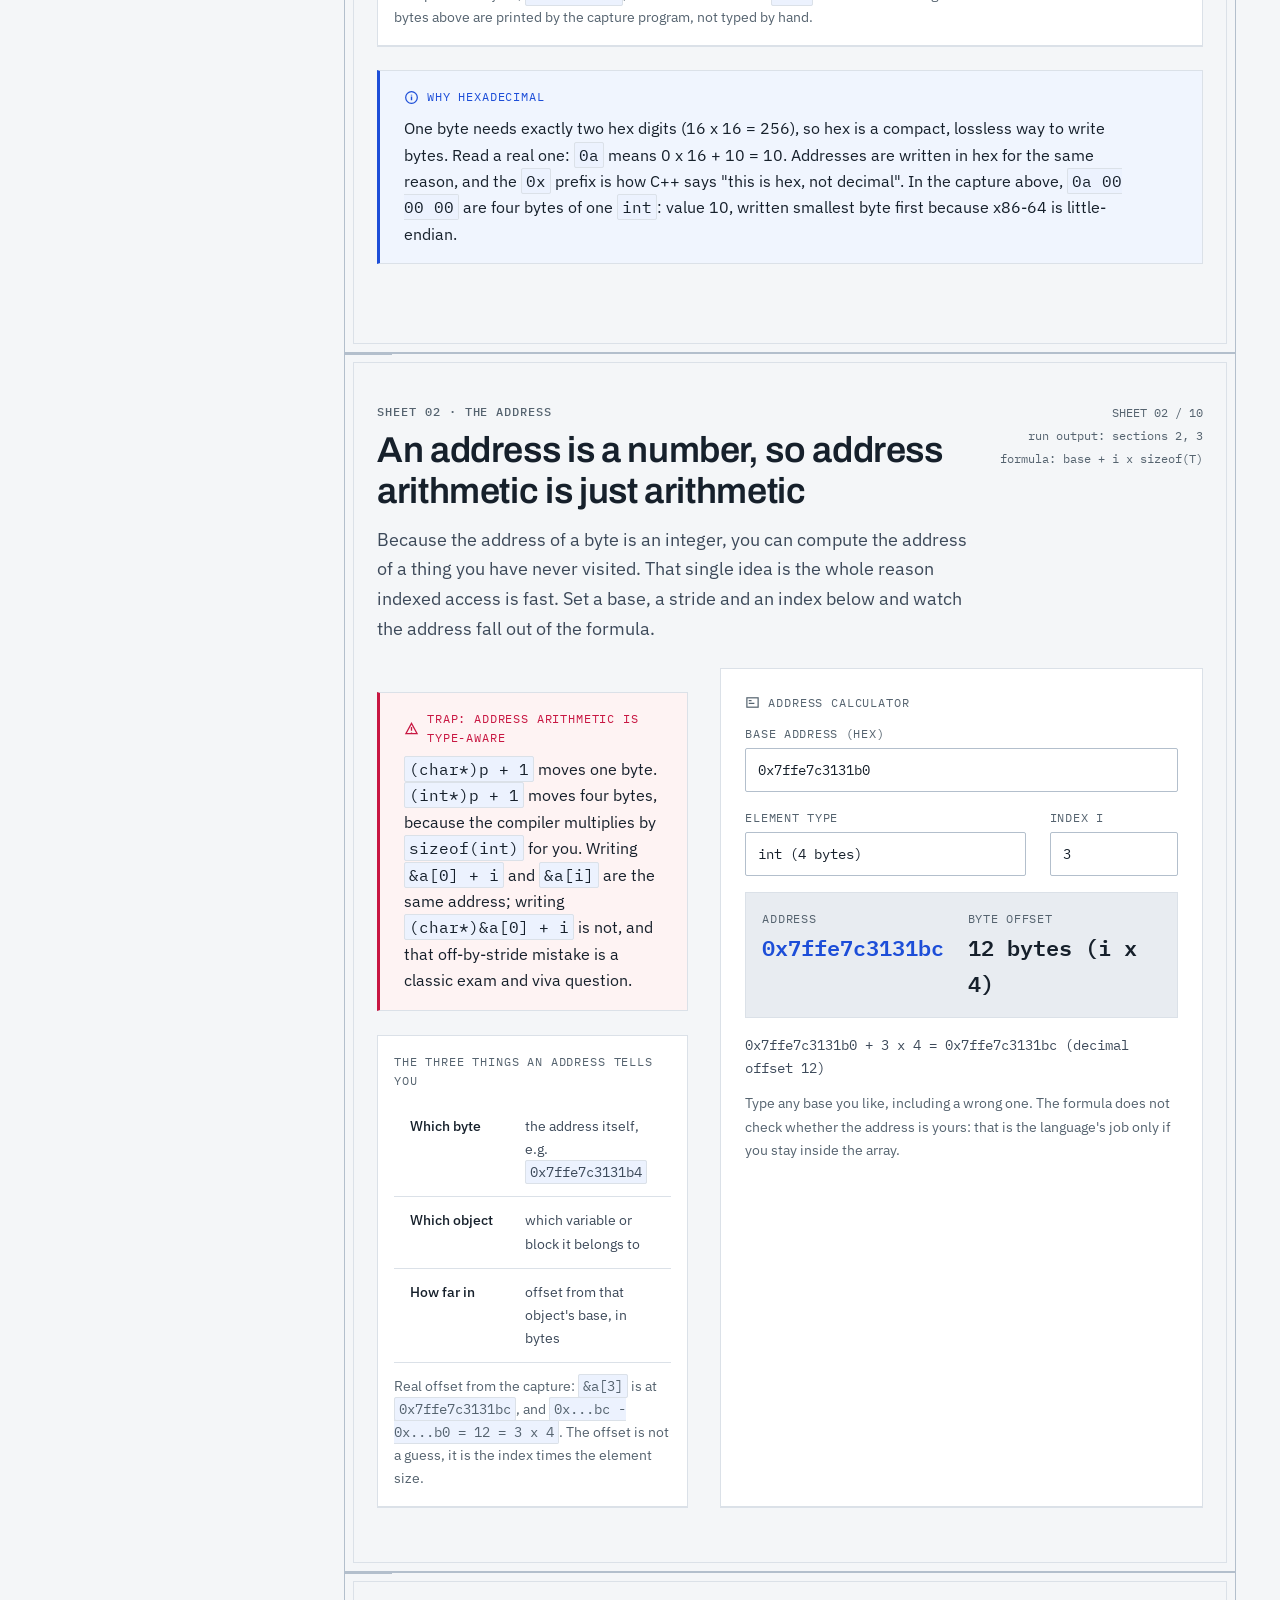
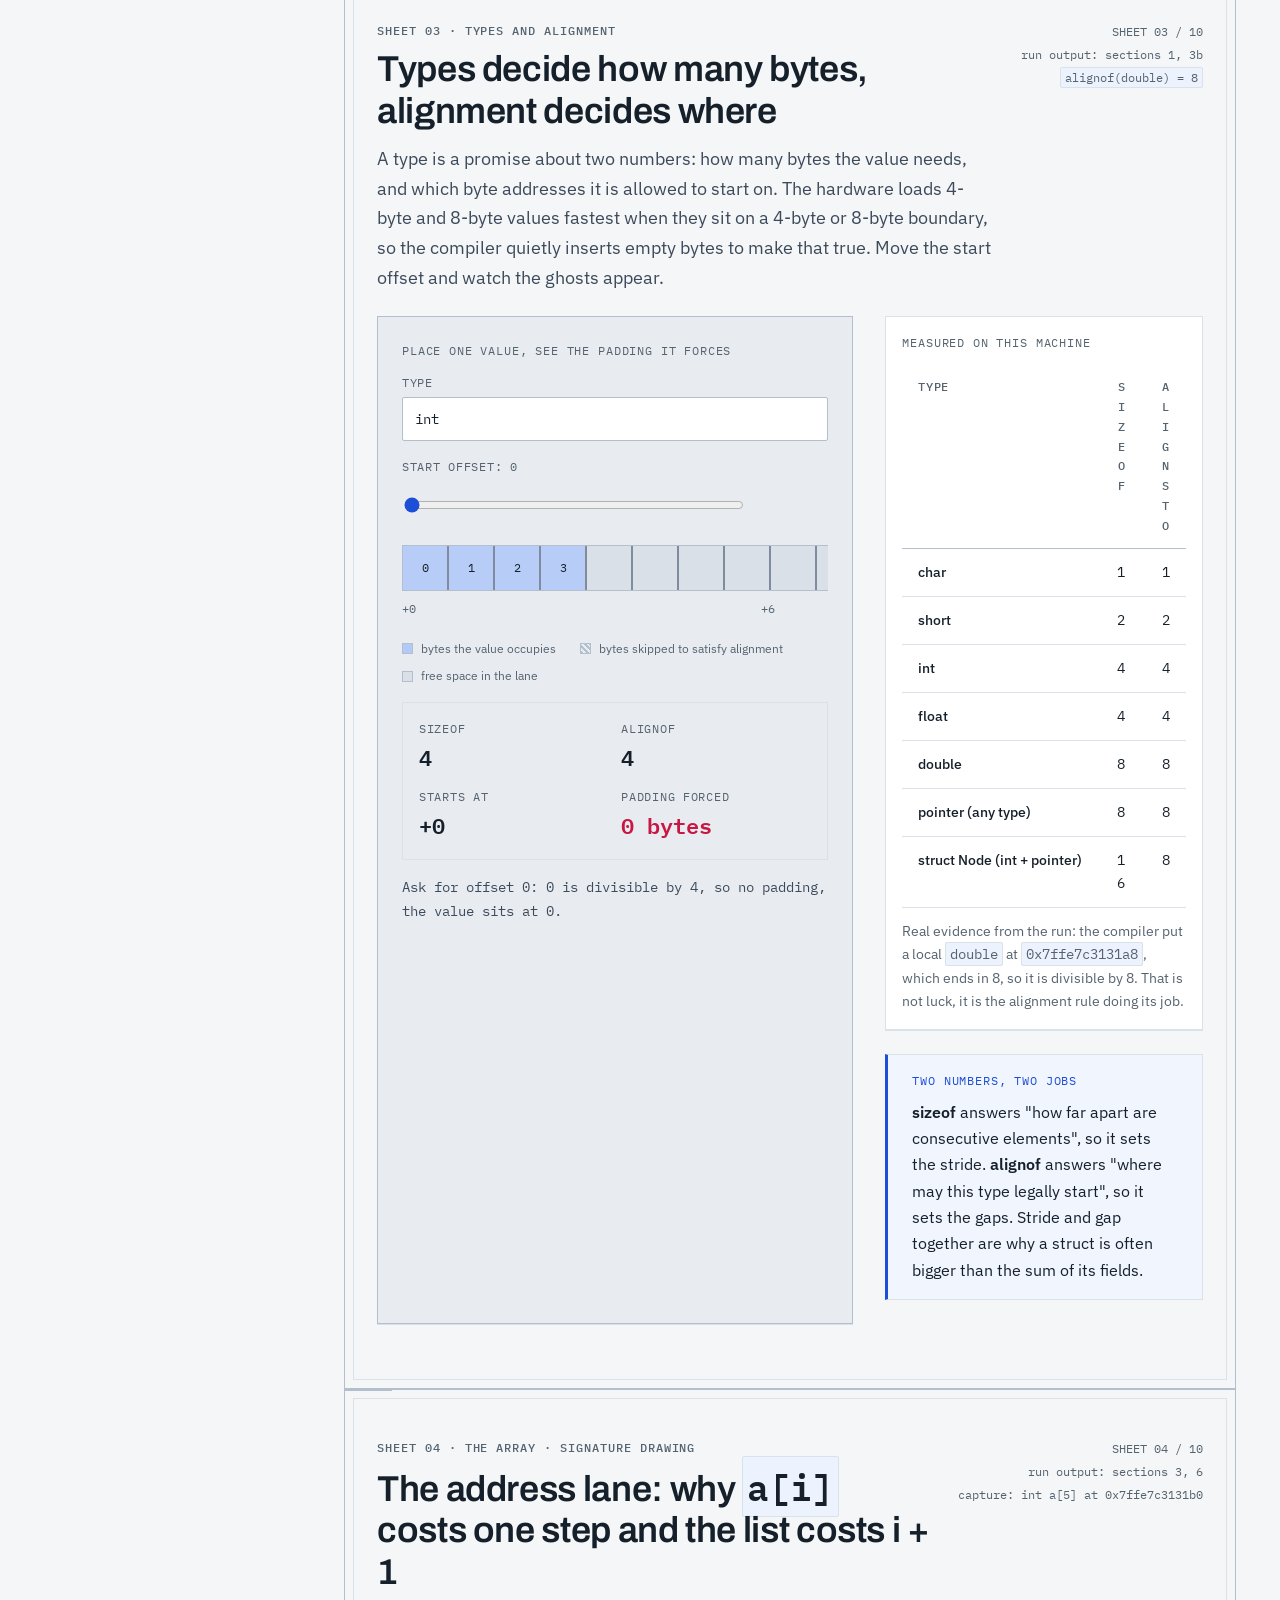
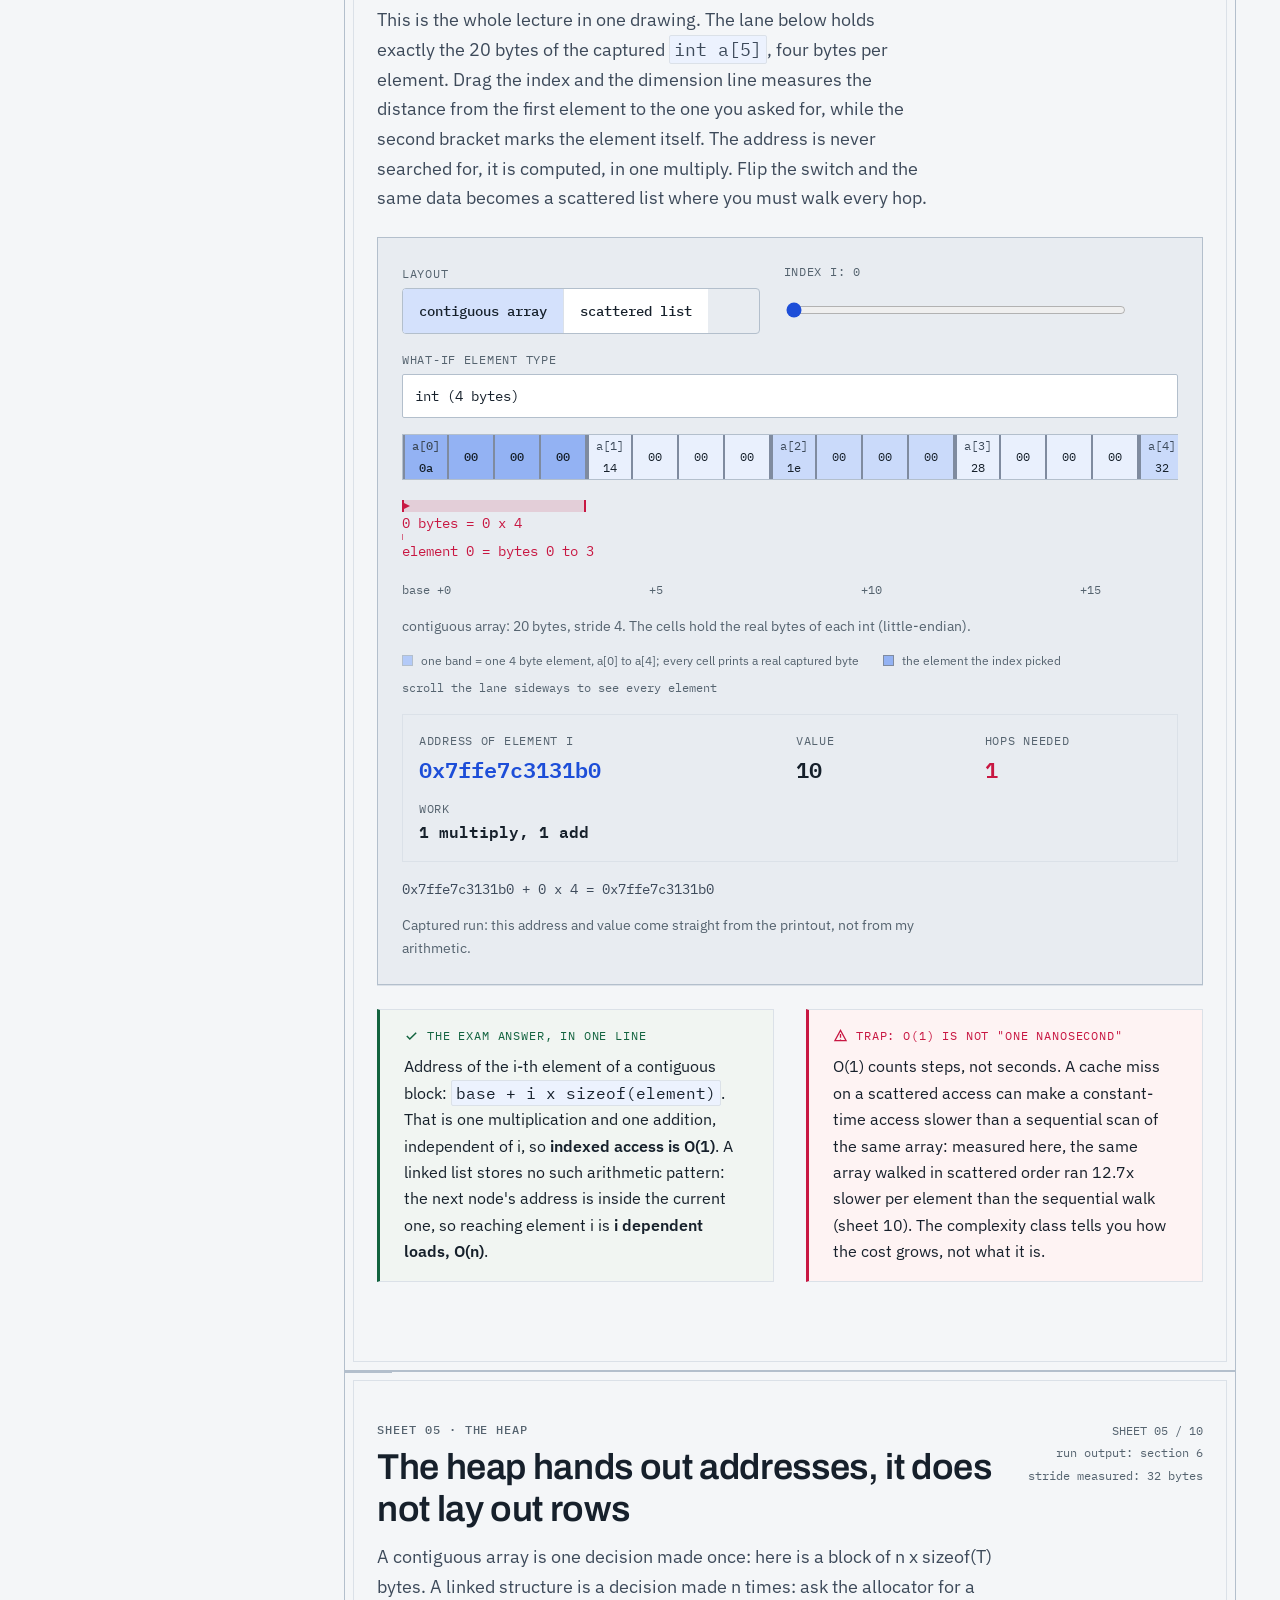
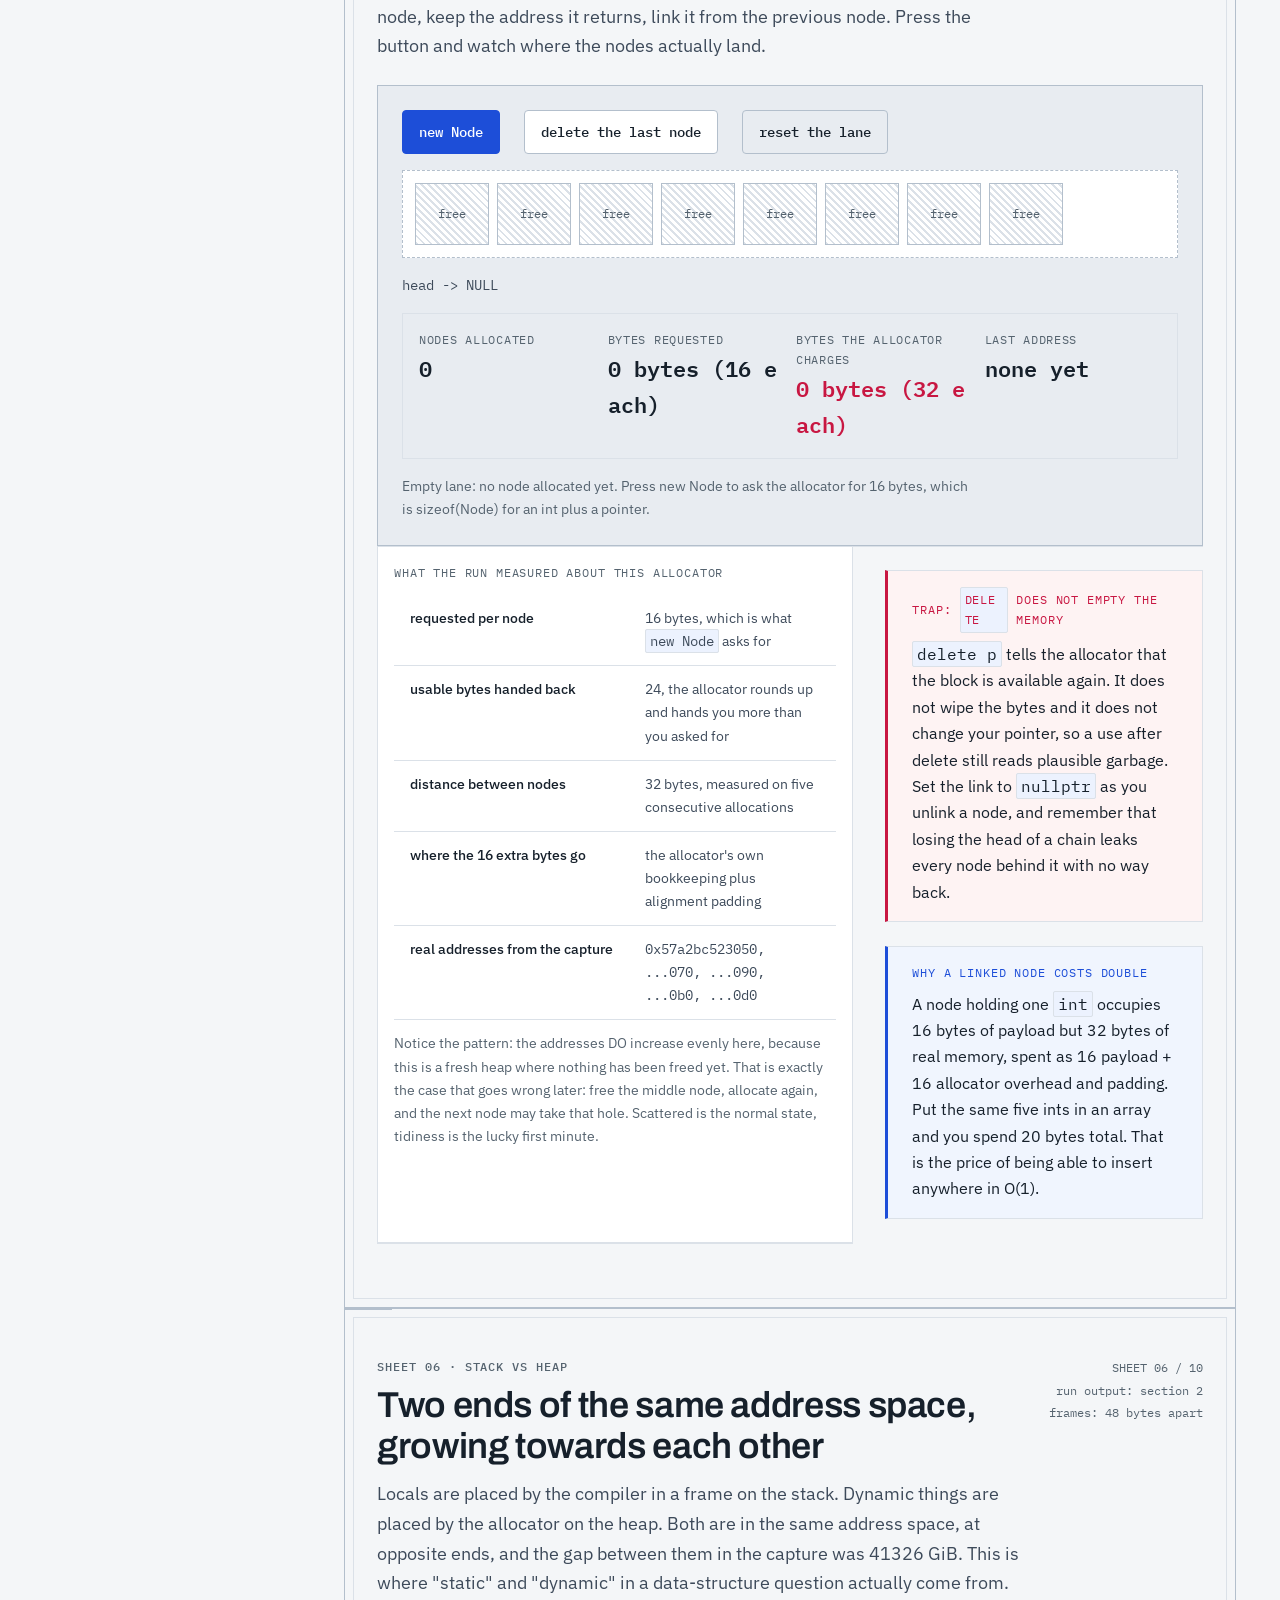
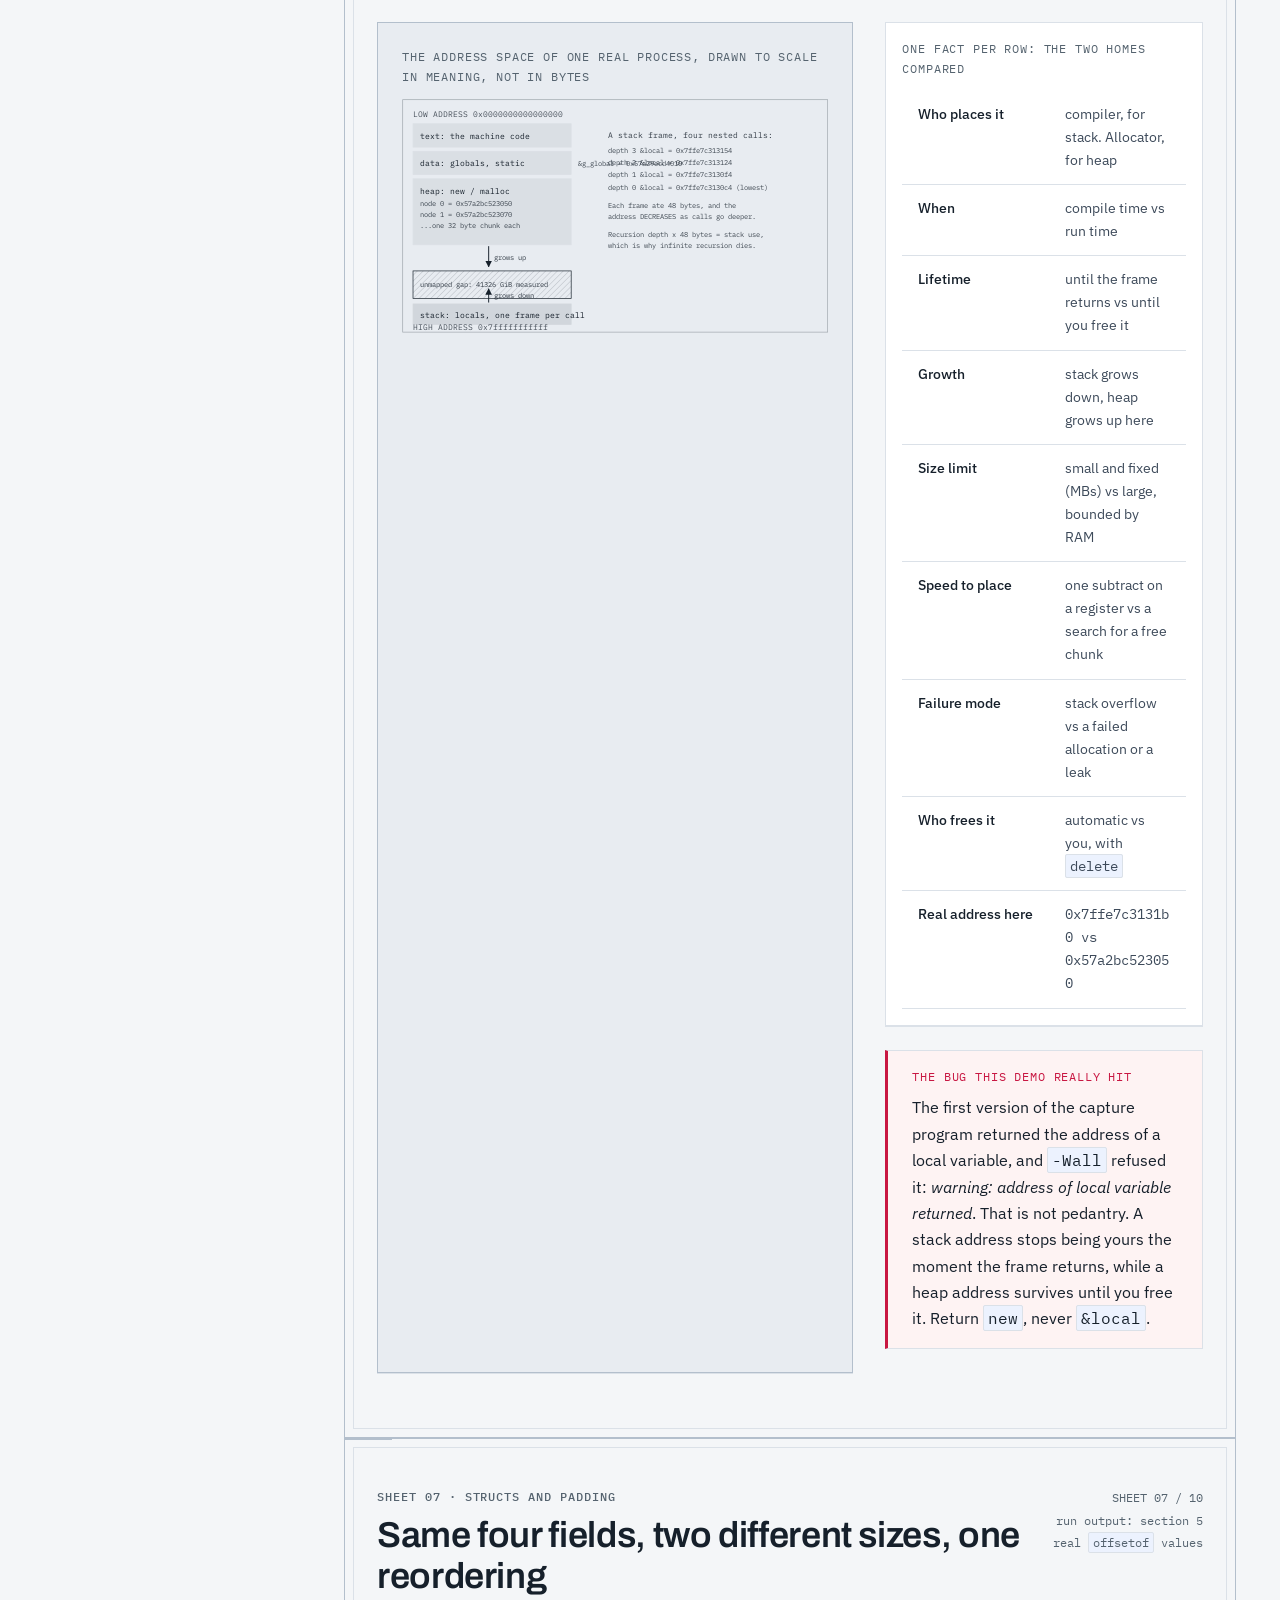
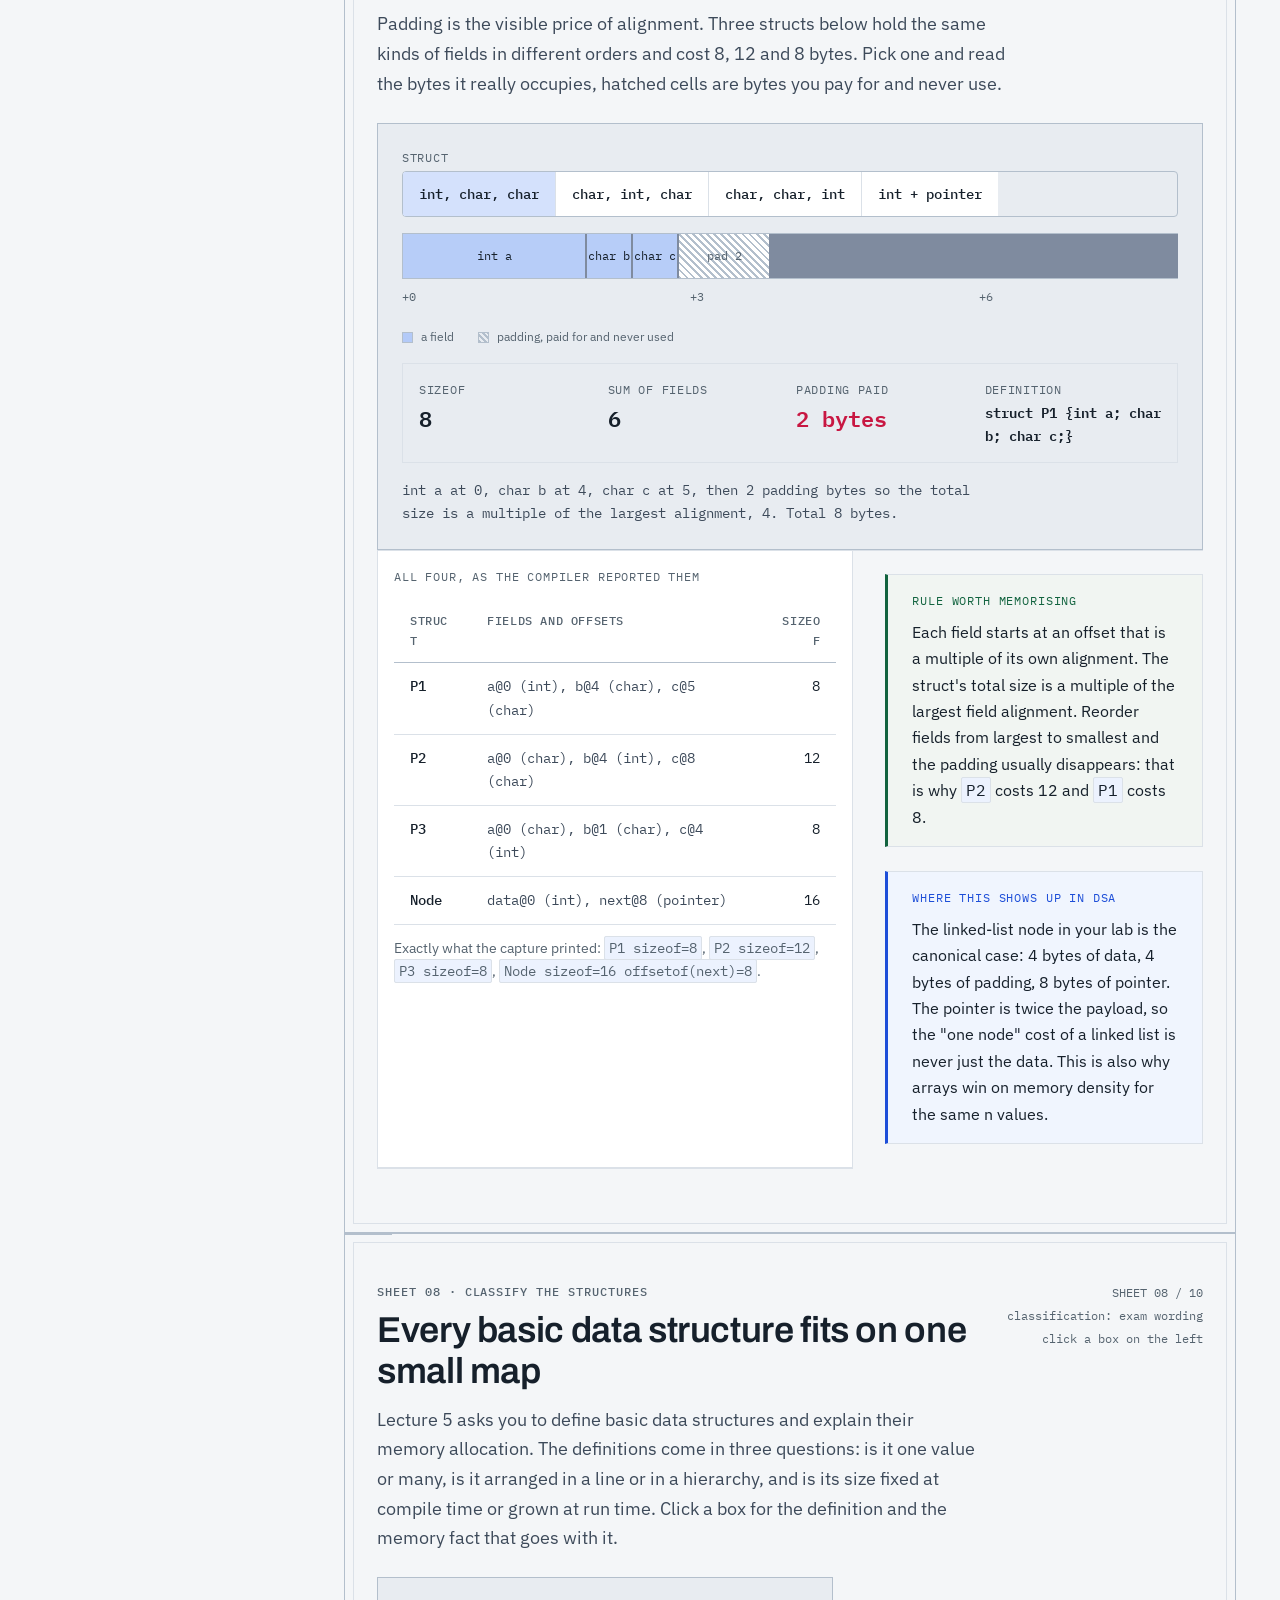
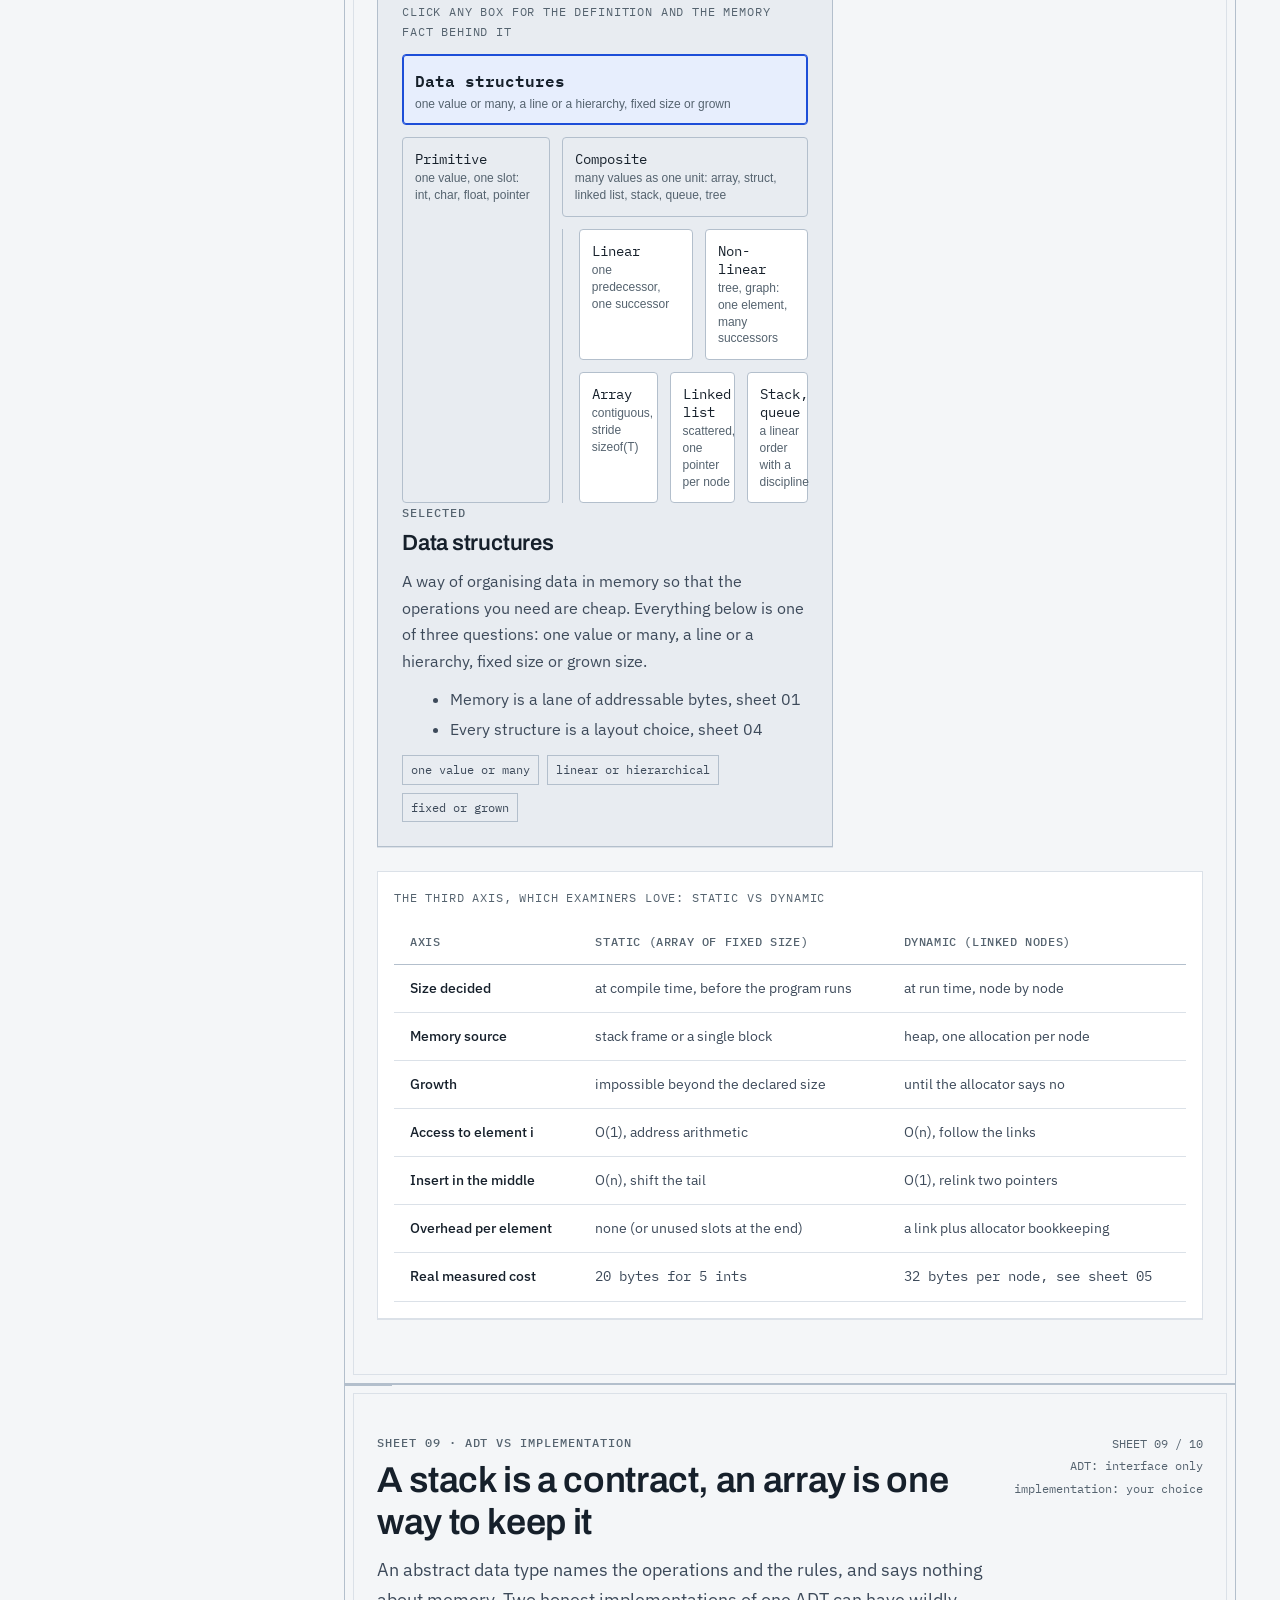
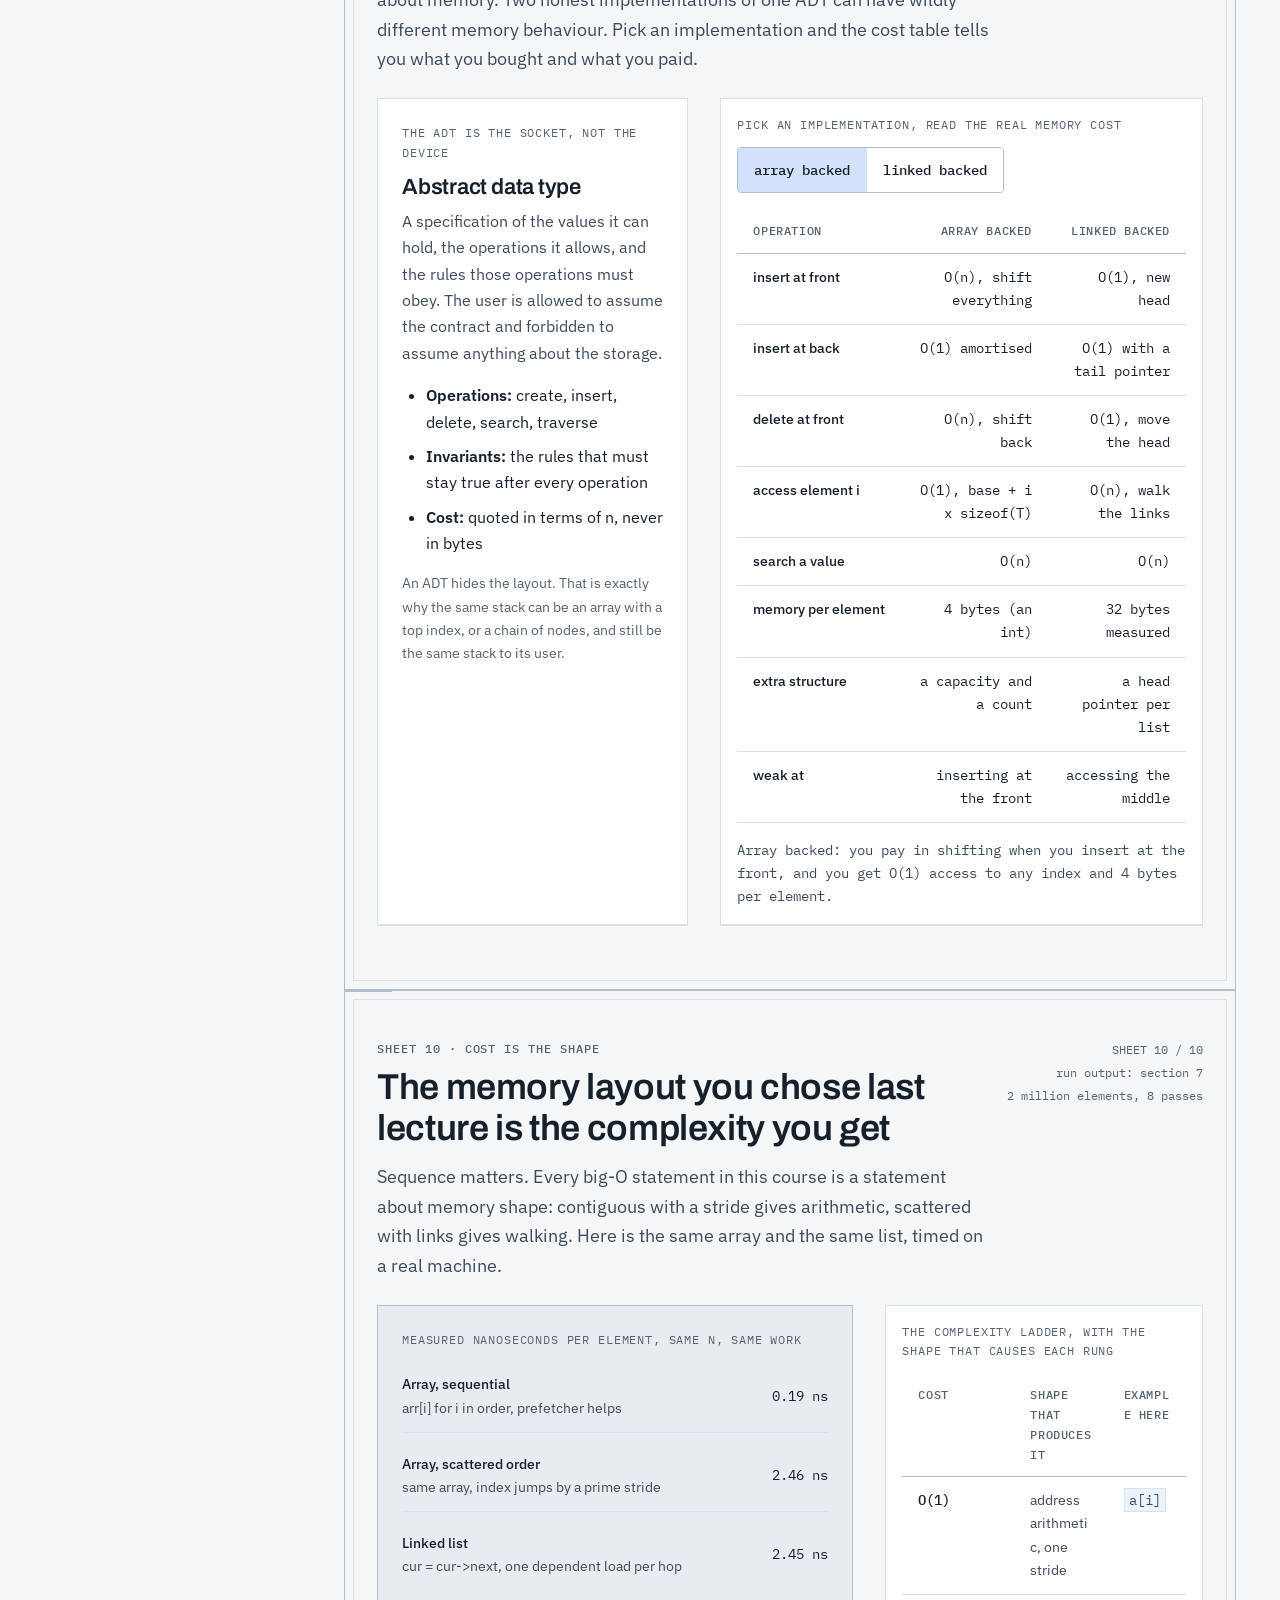
<file: dsa/Notes/intro-memory/INTRO-MEMORY-VISUAL-GUIDE.html>
<!DOCTYPE html>
<html lang="en" data-theme="light">
<head>
<meta charset="UTF-8">
<meta name="viewport" content="width=device-width, initial-scale=1.0">
<title>Where data actually lives: memory representation of data structures (DSA Lecture 5)</title>
<meta name="description" content="A visual learning guide to ECE2104 DSA Lecture 5: bytes, addresses, stack and heap, struct padding, array stride and why memory shape decides the cost of every operation. Every number measured on a real run.">
<meta name="theme-color" content="#f4f6f8">
<meta property="og:type" content="article">
<meta property="og:title" content="Where data actually lives: memory representation of data structures">
<meta property="og:description" content="Bytes, addresses, stride, padding, stack vs heap, and the one multiply that makes indexed access O(1). Built from a real run on this machine.">
<meta property="og:image" content="og-card.svg">
<meta property="og:image:width" content="1200">
<meta property="og:image:height" content="630">
<link rel="icon" href="data:image/svg+xml,%3Csvg xmlns='http://www.w3.org/2000/svg' viewBox='0 0 32 32'%3E%3Crect width='32' height='32' fill='%231d4ed8'/%3E%3Crect x='4' y='4' width='10' height='10' fill='%23ffffff'/%3E%3Crect x='18' y='4' width='10' height='10' fill='%23ffffff' opacity='.45'/%3E%3Crect x='4' y='18' width='10' height='10' fill='%23ffffff' opacity='.45'/%3E%3Crect x='18' y='18' width='10' height='10' fill='%23ffffff'/%3E%3C/svg%3E">
<link rel="preconnect" href="https://fonts.googleapis.com">
<link rel="preconnect" href="https://fonts.gstatic.com" crossorigin>
<link href="https://fonts.googleapis.com/css2?family=Archivo:wght@500;600;700&family=IBM+Plex+Sans:wght@400;500;600&family=IBM+Plex+Mono:wght@400;500;600&display=swap" rel="stylesheet">

<!-- NOSTATE: static single-file study sheet with no async data, no fetches and no server. The only empty case is the self-test before a reveal, which prints the explicit line "nothing revealed yet", and the heap lane which starts empty and says so in its caption. Loading and error states therefore do not exist on this page by design. -->
<!--
  CONCEPT: the drawn address space. Memory is a long numbered lane of bytes; a data structure is
           a way of laying data along that lane, and the layout decides what every operation costs.
  DIRECTION: Industrial (2.8), developed as a memory DATASHEET / drafting sheet.
  Bank recipe: light #f4f6f8 / #16202b / #1d4ed8 / #dbe1e8, dark #0e141b / #e6ecf3 / #60a5fa / #233042,
  fonts Archivo + IBM Plex Sans + IBM Plex Mono, spec tables with right-aligned numbers, ruler dividers,
  status dots, blueprint grid in the hero only, flat elsewhere.

  DIRECTION WHY: the topic is literally byte addresses and layout, so the artifact is the drawing an
  engineer would make of an address space: a spec sheet for memory. Not a titled card gallery.

  CONCEPT (creative protocol): "the drawn address space"
    CONCEPT: memory is a long numbered lane of bytes; every data structure is a way of laying
             your data along that lane, and the layout decides what each operation costs.
    METAPHOR: an engineering drawing sheet. Ruler ticks, dimension lines, hatching for wasted
             bytes, a title block, red markup pencil for pointers.
    SIGNATURE: THE ADDRESS LANE (sheet 04), a scroll meter on one scrubbable byte lane: the index slider moves a
             real byte window, a dimension line measures base to target, and the formula
             base + i x sizeof(T) is evaluated live against addresses captured on this machine.
             Flip one switch and the same lane becomes the scattered heap list: hops 1 becomes
             hops i+1 and the cost meter jumps by the measured factor.
    LOAD: the lane draws itself cell by cell on first scroll into view, addresses ticking upward.
    MICRO: every byte cell is hoverable and focusable with a live address readout;
             pointer rows skip a beat before the pointer line lands; the padding hatch breathes on hover.
    EASING: cubic-bezier(0.22, 1, 0.36, 1) only, deliberate.

  PROVENANCE: every number here comes from one compiled run on this machine
  (g++ 15.2.0, -Wall -Wextra -std=c++17 -O2, x86-64, Ubuntu 26.04). Addresses change per run
  because of ASLR; sizes, offsets and strides do not. Raw output: ../exercises/lec05_run_output.txt
  Re-verify: python3 ~/learning/cpp/exercises/verify_ds_memory_lec5.py

  NOSTATE: static single-file study sheet. No async data, no network calls, no server. The only
  empty case is the self-test before anything is revealed, which renders an explicit empty line
  ("nothing revealed yet"), and the heap simulator which starts with an empty lane and says so.
-->


<style>
/* ===== tokens (same file as tokens.css, audited by contrast-check.py and craft-audit.py) ===== */
:root{
  --bg:#f4f6f8; --surface:#ffffff; --surface-2:#e8ecf1; --surface-3:#d9e0e8;
  --line:#dbe1e8; --line-2:#b3bfcc; --line-draft:#7f8b9f; --grid:#e4e9ee;
  --text:#16202b; --text-2:#3d4a5a; --text-3:#55636f;
  --accent:#1d4ed8; --signal:#c81742; --ok:#12633f; --warn:#7d5100;
  --font-display:"Archivo","Segoe UI",system-ui,sans-serif;
  --font-body:"IBM Plex Sans","Segoe UI",system-ui,sans-serif;
  --font-mono:"IBM Plex Mono",ui-monospace,"SF Mono",Menlo,monospace;
  --text-xs:0.75rem; --text-sm:0.875rem; --text-base:1rem; --text-md:1.125rem;
  --text-lg:1.375rem; --text-xl:1.75rem; --text-2xl:2.25rem; --text-3xl:clamp(2.5rem,5.5vw,3.9rem);
  --w-reg:400; --w-med:500; --w-semi:600; --w-bold:700;
  --s-1:4px; --s-2:8px; --s-3:12px; --s-4:16px; --s-5:24px; --s-6:32px; --s-7:48px; --s-8:64px; --s-9:96px;
  --r-1:2px; --r-2:4px; --r-3:4px;
  --shadow-1:0 1px 0 var(--line);
  --shadow-2:0 2px 0 var(--line-2),0 10px 26px -18px rgba(22,32,43,.4);
  --dur-1:120ms; --dur-2:200ms; --dur-3:420ms;
  --ease:cubic-bezier(0.22,1,0.36,1);
}
[data-theme="dark"]{
  --bg:#0e141b; --surface:#151e28; --surface-2:#1c2836; --surface-3:#24313f;
  --line:#233042; --line-2:#3a4a60; --line-draft:#5f70a8; --grid:#1b2531;
  --text:#e6ecf3; --text-2:#b3c1d1; --text-3:#8b9aab;
  --accent:#60a5fa; --signal:#ff7aa2; --ok:#4fd39a; --warn:#f0b64a;
  --shadow-1:0 1px 0 var(--line);
  --shadow-2:0 2px 0 var(--line-2),0 10px 26px -18px rgba(0,0,0,.65);
}

/* ===== base ===== */
*,*::before,*::after{box-sizing:border-box}
html{-webkit-text-size-adjust:100%}
body{
  margin:0; background:var(--bg); color:var(--text);
  font-family:var(--font-body),system-ui,sans-serif;
  font-size:var(--text-base); font-weight:400; line-height:1.65;
  font-variant-numeric:tabular-nums; -webkit-font-smoothing:antialiased;
}
h1,h2,h3,h4{font-family:var(--font-display),var(--font-body),sans-serif; line-height:1.15; margin:0; letter-spacing:-0.01em}
h1{font-size:var(--text-3xl); font-weight:700}
h2{font-size:var(--text-2xl); font-weight:600}
h3{font-size:var(--text-lg); font-weight:600}
h4{font-size:var(--text-md); font-weight:600}
p{margin:0 0 var(--s-4); max-width:72ch}
a{color:var(--accent); text-decoration:none; border-bottom:1px solid color-mix(in oklab,var(--accent) 40%,transparent)}
a:hover{border-bottom-color:var(--accent)}
code,kbd,samp,pre,.mono{font-family:var(--font-mono),ui-monospace,monospace; font-variant-numeric:tabular-nums}
code{overflow-wrap:anywhere; font-size:1em; background:color-mix(in oklab,var(--accent) 8%,var(--surface)); padding:2px 4px; border-radius:var(--r-1); border:1px solid var(--line)}
ul,ol{margin:0 0 var(--s-4); padding-left:var(--s-5); max-width:72ch}
li{margin-bottom:var(--s-2)}
strong{font-weight:600}
hr{border:0; border-top:1px solid var(--line); margin:var(--s-7) 0}
:focus-visible{outline:2px solid var(--accent); outline-offset:2px; border-radius:var(--r-1)}
.skip{position:absolute; left:-9999px; top:0; background:var(--surface); color:var(--text); padding:var(--s-3) var(--s-4); z-index:20; border:1px solid var(--line-2)}
.skip:focus{left:var(--s-3); top:var(--s-3)}
.eyebrow{
  font-family:var(--font-mono),monospace; font-size:var(--text-xs); font-weight:500;
  letter-spacing:.08em; text-transform:uppercase; color:var(--text-3); margin:0 0 var(--s-2);
}

/* ===== page frame: rail + content ===== */
.wrap{max-width:1240px; margin:0 auto; padding:0 var(--s-5) var(--s-9);
  display:grid; grid-template-columns:236px minmax(0,1fr); gap:var(--s-8); align-items:start}
@media (max-width:980px){ .wrap{grid-template-columns:minmax(0,1fr); gap:var(--s-6)} }

/* ===== title block (drawing sheet header) ===== */
.titleblock{
  grid-column:1/-1; margin:var(--s-6) 0 var(--s-7); border:1px solid var(--line-2);
  background:var(--surface); box-shadow:var(--shadow-2); position:relative; overflow:hidden;
}
.titleblock__grid{
  position:absolute; inset:0; pointer-events:none;
  background-image:linear-gradient(var(--grid) 1px,transparent 1px),linear-gradient(90deg,var(--grid) 1px,transparent 1px);
  background-size:24px 24px;
  -webkit-mask-image:linear-gradient(120deg,#000 0%,transparent 62%);
  mask-image:linear-gradient(120deg,#000 0%,transparent 62%);
}
.titleblock__inner{position:relative; padding:var(--s-7) var(--s-7) var(--s-6); display:grid;
  grid-template-columns:minmax(0,1.55fr) minmax(0,1fr); gap:var(--s-7); align-items:end}
@media (max-width:820px){ .titleblock__inner{grid-template-columns:minmax(0,1fr); padding:var(--s-6) var(--s-5) var(--s-5)} }
.titleblock h1{margin:0 0 var(--s-4)}
.titleblock .lede{font-size:var(--text-md); color:var(--text-2); max-width:60ch; margin:0 0 var(--s-4)}
.spec-table{width:100%; border-collapse:collapse; font-size:var(--text-sm)}
.spec-table th,.spec-table td{text-align:left; padding:var(--s-2) var(--s-3); border-bottom:1px solid var(--line); vertical-align:top}
.spec-table th{width:37%; color:var(--text-3); font-weight:500; font-family:var(--font-mono),monospace; font-size:var(--text-xs); text-transform:uppercase; letter-spacing:.06em}
.spec-table td{color:var(--text-2)}
.spec-table tr:last-child th,.spec-table tr:last-child td{border-bottom:0}
.dot{display:inline-block; width:8px; height:8px; border-radius:50%; background:var(--ok); margin-right:var(--s-2); vertical-align:1px}
.dot--accent{background:var(--accent)}
.dot--signal{background:var(--signal)}

/* ===== rail ===== */
.rail{position:sticky; top:var(--s-4); align-self:start; border-left:1px solid var(--line); padding-left:var(--s-4)}
.rail__list{list-style:none; margin:0 0 var(--s-5); padding:0; counter-reset:sheet}
.rail__list li{margin:0}
.rail__list a{display:flex; gap:var(--s-3); align-items:baseline; padding:8px var(--s-2); border:0; border-radius:var(--r-1);
  color:var(--text-2); font-size:var(--text-sm); min-height:44px}
.rail__list a:hover{background:color-mix(in oklab,var(--accent) 8%,var(--surface)); color:var(--text)}
.rail__list a[aria-current="true"]{background:color-mix(in oklab,var(--accent) 12%,var(--surface)); color:var(--text); font-weight:500}
.rail__num{font-family:var(--font-mono),monospace; font-size:var(--text-xs); color:var(--text-3); min-width:1.6em}
.rail__list a[aria-current="true"] .rail__num{color:var(--accent)}
.rail__meter{font-size:var(--text-xs); color:var(--text-3); font-family:var(--font-mono),monospace}
.meter{height:4px; background:var(--surface-3); margin:var(--s-2) 0 var(--s-3); overflow:hidden}
.meter__fill{height:100%; width:0; background:var(--accent); transition:width var(--dur-3) var(--ease)}
.rail__btns{display:flex; flex-direction:column; gap:var(--s-2); align-items:flex-start}
@media (max-width:980px){
  .rail{position:static; border-left:0; border-top:1px solid var(--line); padding:var(--s-3) 0 0; margin-bottom:var(--s-5)}
  .rail__list{display:flex; gap:var(--s-2); overflow-x:auto; padding-bottom:var(--s-2)}
  .rail__list a{white-space:nowrap; border:1px solid var(--line)}
  .rail__btns{flex-direction:row; flex-wrap:wrap}
}



/* ===== title block: a real strip along the bottom edge of the hero sheet ===== */
.titleblock__inner{display:block; position:relative; padding:var(--s-8) var(--s-7) var(--s-6)}
.tb{position:relative; display:grid; grid-template-columns:repeat(4,minmax(0,1fr)); gap:1px;
  margin:0 var(--s-7); background:var(--line-2); border:1px solid var(--line-2)}
.tb__field{display:grid; gap:var(--s-1); align-content:start; padding:var(--s-4); background:var(--surface)}
.tb__span2{grid-column:span 2}
.tb__k{font-family:var(--font-mono),monospace; font-size:12px; text-transform:uppercase; letter-spacing:.06em; color:var(--text-2)}
.tb__v{font-size:14px; font-weight:500; color:var(--text); line-height:1.5}
.tb__v.mono{font-family:var(--font-mono),monospace; font-size:12px}
.legendrow{display:grid; grid-template-columns:16px minmax(0,1fr); gap:var(--s-2); align-items:start}
.legendrow .dot{margin-top:6px}
.tb__legend{gap:var(--s-2)}
.tb__scalebar{display:grid; grid-template-columns:auto minmax(0,1fr) auto; gap:var(--s-4);
  align-items:center; margin:var(--s-3) var(--s-7) 0}
.tb__scalebar__ticks{height:10px; background:
    repeating-linear-gradient(90deg,var(--line-2) 0 1px,transparent 1px 24px),
    repeating-linear-gradient(90deg,var(--text-3) 0 1px,transparent 1px 96px);
  opacity:.9}
@media (max-width:820px){
  .tb{grid-template-columns:repeat(2,minmax(0,1fr)); margin:0 var(--s-5)}
  .tb__span2{grid-column:span 2}
  .tb__field{border-right:0}
  .tb__caption{margin:var(--s-2) var(--s-5) var(--s-5)}
}

/* ===== sheets: ruled sections ===== */
.sheet{grid-column:2; border:1px solid var(--line-2); padding:var(--s-7) var(--s-6) var(--s-8); position:relative}
@media (max-width:980px){ .sheet{grid-column:1} }
.sheet::before{
  content:""; position:absolute; top:-1px; left:-1px; width:48px; height:2px; background:var(--line-2);
}
.sheet::after{
  content:""; position:absolute; inset:8px; border:1px solid var(--line); pointer-events:none;
}
.sheet__head{display:grid; grid-template-columns:minmax(0,1fr) auto; gap:var(--s-5); align-items:start; margin-bottom:var(--s-5)}
@media (max-width:700px){ .sheet__head{grid-template-columns:minmax(0,1fr)} }
.sheet__stamp{font-family:var(--font-mono),monospace; font-size:var(--text-xs); color:var(--text-3); text-align:right; line-height:1.9; white-space:nowrap}
@media (max-width:700px){ .sheet__stamp{text-align:left} }
.sheet__purpose{color:var(--text-2); font-size:var(--text-md); max-width:66ch; margin:var(--s-3) 0 0}
.cols{display:grid; gap:var(--s-6)}
.cols--wide-left{grid-template-columns:minmax(0,1.5fr) minmax(0,1fr)}
.cols--narrow-left{grid-template-columns:minmax(0,1fr) minmax(0,1.55fr)}
.cols--halves{grid-template-columns:minmax(0,1fr) minmax(0,1fr)}
@media (max-width:900px){ .cols{grid-template-columns:minmax(0,1fr)} }

/* ===== panels ===== */
.panel{background:var(--surface); border:1px solid var(--line); padding:var(--s-5); box-shadow:var(--shadow-1)}
.panel--tight{padding:var(--s-4)}
.panel__title{font-family:var(--font-mono),monospace; font-size:var(--text-xs); text-transform:uppercase; letter-spacing:.07em; color:var(--text-3); margin:0 0 var(--s-3); display:flex; gap:var(--s-2); align-items:center}
.panel--figure{background:var(--surface-2); border-color:var(--line-2)}
.hint{font-size:var(--text-sm); color:var(--text-3); margin:var(--s-3) 0 0}
.hint--tight{margin-top:var(--s-2)}

/* ===== callouts (one shape language) ===== */
.callout{border:1px solid var(--line); border-left-width:3px; background:var(--surface); padding:var(--s-4) var(--s-5); margin:var(--s-5) 0}
.callout__label{font-family:var(--font-mono),monospace; font-size:var(--text-xs); text-transform:uppercase; letter-spacing:.07em; display:flex; align-items:center; gap:var(--s-2); margin-bottom:var(--s-2)}
.callout p:last-child{margin-bottom:0}
.callout--trap{border-left-color:var(--signal); background:color-mix(in oklab,var(--signal) 6%,var(--surface))}
.callout--trap .callout__label{color:var(--signal)}
.callout--exam{border-left-color:var(--ok); background:color-mix(in oklab,var(--ok) 6%,var(--surface))}
.callout--exam .callout__label{color:var(--ok)}
.callout--note{border-left-color:var(--accent); background:color-mix(in oklab,var(--accent) 6%,var(--surface))}
.callout--note .callout__label{color:var(--accent)}
.icon{width:15px; height:15px; flex:none}

/* ===== spec tables ===== */
.table-scroll{overflow-x:auto; -webkit-overflow-scrolling:touch}
table.spec{width:100%; border-collapse:collapse; font-size:var(--text-sm)}
table.spec caption{text-align:left; font-family:var(--font-mono),monospace; font-size:var(--text-xs); text-transform:uppercase;
  letter-spacing:.07em; color:var(--text-3); padding-bottom:var(--s-3)}
table.spec th,table.spec td{padding:var(--s-3) var(--s-4); border-bottom:1px solid var(--line); text-align:left; vertical-align:top; overflow-wrap:anywhere}
table.spec thead th{font-family:var(--font-mono),monospace; font-size:var(--text-xs); text-transform:uppercase; letter-spacing:.05em;
  color:var(--text-3); border-bottom:1px solid var(--line-2); font-weight:500}
table.spec tbody tr:hover{background:color-mix(in oklab,var(--accent) 5%,var(--surface))}
table.spec td.num,table.spec th.num{text-align:right; font-family:var(--font-mono),monospace}
table.spec td.k{color:var(--text); font-weight:500; white-space:nowrap}
table.spec td.v{color:var(--text-2)}
.legend{display:flex; flex-wrap:wrap; gap:var(--s-2) var(--s-5); font-size:var(--text-xs); color:var(--text-3); margin-top:var(--s-3)}
.legend span{display:flex; align-items:center; gap:var(--s-2)}
.swatch{width:11px; height:11px; border:1px solid var(--line-2); flex:none}
.swatch--data{background:color-mix(in oklab,var(--accent) 32%,var(--surface))}
.swatch--target{background:color-mix(in oklab,var(--accent) 46%,var(--surface)); border-color:var(--line-draft)}
.swatch--pad{background:repeating-linear-gradient(45deg,var(--line-2) 0 2px,transparent 2px 4px)}
.swatch--ptr{background:color-mix(in oklab,var(--signal) 32%,var(--surface))}
.swatch--free{background:var(--surface-3)}

/* ===== code ===== */
pre{margin:0 0 var(--s-4); padding:var(--s-4); background:var(--surface-2); border:1px solid var(--line);
  overflow-x:auto; font-size:var(--text-sm); line-height:1.6; color:var(--text)}
pre code{background:none; border:0; padding:0; font-size:1em}
.out{background:var(--surface); border:1px dashed var(--line-2); padding:var(--s-4); font-family:var(--font-mono),monospace;
  font-size:var(--text-sm); color:var(--text-2); overflow-x:auto; margin:0 0 var(--s-4)}
.out b{color:var(--text); font-weight:600}

/* ===== the byte lane (shared by sheets 01/03/04/07) ===== */
.lane-wrap{overflow-x:auto; padding-bottom:var(--s-2); position:relative;
  scrollbar-color:var(--line-draft) transparent; scrollbar-width:thin}
.lane-wrap::-webkit-scrollbar{height:8px}
.lane-wrap::-webkit-scrollbar-track{background:transparent}
.lane-wrap::-webkit-scrollbar-thumb{background:var(--line-draft); border-radius:var(--r-1)}
.lane-scrollhint{font-family:var(--font-mono),monospace; font-size:12px; color:var(--text-3); margin:var(--s-2) 0 var(--s-3)}
.lane-scrollhint[hidden]{display:none}
.lane{display:grid; grid-template-columns:repeat(var(--cells,32),44px); gap:2px; background:var(--line-draft);
  border:1px solid var(--line-2); width:max-content; position:relative}
.lane--narrow{--cells:24}
.cell{background:var(--surface); position:relative; height:44px; border:0; padding:0; cursor:pointer;
  display:flex; flex-direction:column; gap:2px; align-items:center; justify-content:center;
  font-family:var(--font-mono),monospace;
  font-size:12px; color:var(--text-3); transition:background var(--dur-2) var(--ease),color var(--dur-1) linear}
.cell:hover{background:color-mix(in oklab,var(--accent) 14%,var(--surface)); color:var(--text)}
.cell--owner-data{background:color-mix(in oklab,var(--accent) 30%,var(--surface)); color:var(--text)}
.cell--owner-even{background:color-mix(in oklab,var(--accent) 22%,var(--surface)); color:var(--text)}
.cell--targetfill{background:color-mix(in oklab,var(--accent) 46%,var(--surface)); color:var(--text); font-weight:500}
.cell--owner-odd{background:color-mix(in oklab,var(--accent) 9%,var(--surface)); color:var(--text)}
.cell__t{font-size:12px; color:var(--text-2)}
.cell__v{font-size:12px; color:var(--text)}
.cell__off{font-size:12px; color:var(--text-2)}
.cell--owner-ptr{background:color-mix(in oklab,var(--signal) 30%,var(--surface)); color:var(--text)}
.cell--owner-pad{background:repeating-linear-gradient(45deg,var(--line-2) 0 2px,var(--surface) 2px 5px); color:var(--text-3)}
.cell--owner-free{background:var(--surface-3); color:var(--text-3)}
.cell--target{box-shadow:inset 0 0 0 2px var(--accent); color:var(--text); font-weight:600}
.cell--elemstart{border-left:2px solid var(--line-draft)}
.cell--off{color:var(--text-3)}
.cell--ptrhead{box-shadow:inset 0 0 0 2px var(--signal); color:var(--text)}
.cell--draw{animation:drawIn var(--dur-3) var(--ease) both}
@keyframes drawIn{from{opacity:0; transform:translateY(4px)} to{opacity:1; transform:none}}
.lane-addr{display:grid; grid-template-columns:repeat(var(--cells,32),44px); gap:2px; width:max-content; margin-top:var(--s-2)}
.lane-addr span{font-family:var(--font-mono),monospace; font-size:12px; color:var(--text-3); text-align:center; writing-mode:horizontal-tb}
.lane-scale{display:flex; justify-content:space-between; font-family:var(--font-mono),monospace; font-size:var(--text-xs); color:var(--text-3); margin-top:var(--s-2); width:calc(var(--cells,32) * 46px - 2px)}

/* dimension line under the lane */
.dim{position:relative; height:80px; margin-top:var(--s-3); width:calc(var(--cells,32) * 46px - 2px)}
.dim__line{position:absolute; top:10px; height:8px; border-left:1px solid var(--signal); border-right:1px solid var(--signal)}
.dim__rule{position:absolute; top:14px; height:1px; background:var(--signal); left:0; transition:all var(--dur-2) var(--ease)}
.dim__rule::before,.dim__rule::after{content:""; position:absolute; top:-4px; width:0; height:0;
  border-top:4px solid transparent; border-bottom:4px solid transparent}
.dim__rule::before{left:0; border-left:8px solid var(--signal)}
.dim__rule::after{right:0; border-right:8px solid var(--signal)}
.dim__label{position:absolute; top:20px; font-family:var(--font-mono),monospace; font-size:14px; color:var(--signal); white-space:nowrap}
.dim__label--right{left:auto; right:0}
.dim__label::before,.dim__spanlabel::before{content:""; position:absolute; left:0; top:-6px; width:1px; height:6px;
  background:currentColor; opacity:.6}
.dim__span{position:absolute; top:8px; height:12px; border-left:2px solid var(--signal);
  border-right:2px solid var(--signal); background:color-mix(in oklab,var(--signal) 14%,transparent)}
.dim__spanlabel{position:absolute; top:48px; font-family:var(--font-mono),monospace; font-size:14px;
  color:var(--signal); white-space:nowrap}
.readout__item--addr{grid-column:span 2}
.readout__item--addr .readout__v{white-space:nowrap}
@media (max-width:560px){ .readout__item--addr{grid-column:span 1} }

/* ===== controls ===== */
.controls{display:flex; flex-wrap:wrap; gap:var(--s-4) var(--s-5); align-items:flex-end; margin-bottom:var(--s-4)}
.field{display:flex; flex-direction:column; gap:var(--s-1); min-height:44px; justify-content:flex-end; flex:1 1 auto; min-width:0}
.field > label{font-family:var(--font-mono),monospace; font-size:var(--text-xs); text-transform:uppercase; letter-spacing:.06em; color:var(--text-3)}
input[type="range"]{width:min(340px,60vw); accent-color:var(--accent); min-height:44px}
select{appearance:none; padding-right:var(--s-6);
  background-image:linear-gradient(45deg,transparent 50%,var(--text-2) 50%),linear-gradient(135deg,var(--text-2) 50%,transparent 50%);
  background-size:6px 6px,6px 6px; background-position:right 12px center,right 16px center; background-repeat:no-repeat}
input[type="text"],input[type="number"],select{
  font-family:var(--font-mono),monospace; font-size:var(--text-sm); color:var(--text); background:var(--surface);
  border:1px solid var(--line-2); border-radius:var(--r-1); padding:8px var(--s-3); min-height:44px; min-width:120px}
.btn{
  font-family:var(--font-mono),monospace; font-size:var(--text-sm); font-weight:500; color:var(--text);
  background:var(--surface); border:1px solid var(--line-2); border-radius:var(--r-2); padding:12px var(--s-4);
  min-height:44px; cursor:pointer; transition:transform var(--dur-1) var(--ease),background var(--dur-2) var(--ease),box-shadow var(--dur-1) var(--ease)}
.btn:hover{background:color-mix(in oklab,var(--accent) 10%,var(--surface)); box-shadow:0 2px 0 var(--line-2)}
.btn:active{transform:translateY(1px); box-shadow:none}
.btn--primary{background:var(--accent); color:var(--surface); border-color:var(--accent)}
.btn--primary:hover{filter:brightness(1.08); box-shadow:0 2px 0 var(--line-2)}
.btn--ghost{background:transparent}
.btn[aria-pressed="true"]{background:color-mix(in oklab,var(--accent) 18%,var(--surface)); border-color:var(--accent)}
.seg{display:inline-flex; border:1px solid var(--line-2); border-radius:var(--r-2); overflow:hidden}
.seg .btn{border:0; border-radius:0; border-right:1px solid var(--line)}
.seg .btn:last-child{border-right:0}

/* readout strip */
.readout{display:grid; grid-template-columns:repeat(auto-fit,minmax(150px,1fr)); gap:var(--s-3); background:var(--surface-2);
  border:1px solid var(--line); padding:var(--s-4); margin-bottom:var(--s-4)}
.readout__item{min-width:0}
.readout__k{font-family:var(--font-mono),monospace; font-size:var(--text-xs); text-transform:uppercase; letter-spacing:.06em; color:var(--text-3); display:block}
.readout__v{font-family:var(--font-mono),monospace; font-size:var(--text-lg); font-weight:600; color:var(--text); word-break:break-all; display:block}
.readout__v--accent{color:var(--accent)}
.readout__v--signal{color:var(--signal)}
.workline{font-family:var(--font-mono),monospace; font-size:var(--text-sm); color:var(--text-2); margin:0}
.workline b{color:var(--text)}

/* ===== cost bars ===== */
.bars{list-style:none; margin:0; padding:0}
.bars li{display:grid; grid-template-columns:minmax(0,1fr) 84px; gap:var(--s-3); align-items:center; padding:var(--s-3) 0; border-bottom:1px solid var(--line)}
.bars li:last-child{border-bottom:0}
.bars .lbl{font-size:var(--text-sm); color:var(--text-2)}
.bars .lbl b{color:var(--text); font-weight:500; display:block}
.bars .val{font-family:var(--font-mono),monospace; font-size:var(--text-sm); text-align:right; color:var(--text)}
.bar{height:10px; background:var(--surface-3); position:relative; margin-top:var(--s-2)}
.bar__fill{position:absolute; inset:0 auto 0 0; width:0; background:var(--accent); transition:width var(--dur-3) var(--ease)}
.bar__fill--signal{background:var(--signal)}
.bar__fill--ok{background:var(--ok)}

/* ===== heap strip (sheet 05) ===== */
.heapstrip{display:flex; flex-wrap:wrap; gap:var(--s-2); min-height:70px; padding:var(--s-3); background:var(--surface);
  border:1px dashed var(--line-2)}
.heapchunk{width:74px; height:62px; border:1px solid var(--line-2); background:var(--surface-2); display:flex;
  flex-direction:column; align-items:center; justify-content:center; gap:var(--s-1); font-family:var(--font-mono),monospace; font-size:12px}
.heapchunk--live{border-color:var(--accent); background:color-mix(in oklab,var(--accent) 16%,var(--surface)); color:var(--text)}
.heapchunk--free{background:repeating-linear-gradient(45deg,var(--line) 0 2px,var(--surface) 2px 5px); color:var(--text-3)}
.heapchunk__off{color:var(--text-3); font-size:12px}
.heapchunk--live .heapchunk__addr{color:var(--text); font-weight:500}
.heapchunk__addr{font-size:12px}

/* ===== taxonomy board ===== */
.chips{display:flex; flex-wrap:wrap; gap:var(--s-2); margin-top:var(--s-3)}
.chip{font-family:var(--font-mono),monospace; font-size:var(--text-xs); border:1px solid var(--line-2); padding:4px var(--s-2); color:var(--text-2); background:var(--surface-2)}
.chip--live{border-color:var(--accent); color:var(--accent)}

/* ===== quiz ===== */
.quiz{list-style:none; margin:0; padding:0; counter-reset:q}
.quiz li{counter-increment:q; border-bottom:1px solid var(--line); padding:var(--s-4) 0}
.quiz li:last-child{border-bottom:0}
.quiz .q{position:relative; padding-left:var(--s-6); margin-bottom:var(--s-3); max-width:74ch}
.quiz .q::before{content:"Q" counter(q); position:absolute; left:0; top:4px; font-family:var(--font-mono),monospace; font-size:var(--text-xs); color:var(--accent)}
details.ans{border:1px solid var(--line); background:var(--surface-2); padding:var(--s-3) var(--s-4); margin-left:var(--s-5)}
details.ans summary{cursor:pointer; font-family:var(--font-mono),monospace; font-size:var(--text-sm); color:var(--accent); min-height:24px}
details.ans[open] summary{margin-bottom:var(--s-3)}
details.ans p:last-child{margin-bottom:0}
.score{font-family:var(--font-mono),monospace; font-size:var(--text-sm); color:var(--text-2); margin-bottom:var(--s-3)}
.answers{border-top:3px double var(--line-2); margin-top:var(--s-7); padding-top:var(--s-5)}

/* ===== footer ===== */
.foot{grid-column:2; border-top:1px solid var(--line-2); padding:var(--s-6) 0 var(--s-8); color:var(--text-3); font-size:var(--text-sm)}
@media (max-width:980px){ .foot{grid-column:1} }
.foot ul{padding-left:var(--s-5)}
.foot code{font-size:var(--text-xs)}

/* ===== motion preferences ===== */
@media (prefers-reduced-motion: reduce){
  *,*::before,*::after{animation-duration:.001ms !important; animation-iteration-count:1 !important;
    transition-duration:.001ms !important; scroll-behavior:auto !important}
}
.taxo{display:grid; grid-template-columns:minmax(0,1.35fr) minmax(0,1fr); gap:var(--s-6); align-items:start}
@media (max-width:900px){ .taxo{grid-template-columns:minmax(0,1fr)} }
.taxo .detail h3{font-size:var(--text-lg); margin-bottom:var(--s-3)}
.taxo .detail ul{margin:0 0 var(--s-3) var(--s-5); color:var(--text-2)}
.taxo .detail li{margin-bottom:var(--s-1)}
.map{display:grid; gap:var(--s-3)}
.map__row{display:grid; gap:var(--s-3)}
.map__row--1{grid-template-columns:minmax(0,1fr)}
.map__row--2{grid-template-columns:minmax(0,0.75fr) minmax(0,1.25fr)}
.map__row--3{grid-template-columns:minmax(0,1.05fr) minmax(0,0.95fr)}
.map__row--4{grid-template-columns:minmax(0,1.15fr) minmax(0,0.95fr) minmax(0,0.9fr)}
.map__group{display:grid; gap:var(--s-3)}
.map__kids{display:grid; gap:var(--s-3); border-left:1px solid var(--line-2); padding-left:var(--s-4)}
.mapnode{display:flex; flex-direction:column; gap:2px; align-items:flex-start; text-align:left; min-height:52px;
  padding:var(--s-3); background:var(--surface); border:1px solid var(--line-2); border-radius:var(--r-2);
  cursor:pointer; transition:background var(--dur-2) var(--ease),border-color var(--dur-2) var(--ease)}
.mapnode:hover{background:color-mix(in oklab,var(--accent) 8%,var(--surface))}
.mapnode[aria-pressed="true"]{border-color:var(--accent); box-shadow:inset 0 0 0 1px var(--accent);
  background:color-mix(in oklab,var(--accent) 10%,var(--surface))}
.mapnode--root{min-height:64px; background:color-mix(in oklab,var(--accent) 10%,var(--surface))}
.mapnode--root .mapnode__t{font-size:16px; font-weight:600}
.mapnode--branch{min-height:56px; background:var(--surface-2)}
.mapnode--leaf{min-height:52px}
.mapnode__t{font-family:var(--font-mono),monospace; font-size:14px; color:var(--text)}
.mapnode__s{font-size:12px; color:var(--text-3); line-height:1.4}
@media (max-width:760px){.map__row--2,.map__row--3,.map__row--4{grid-template-columns:minmax(0,1fr)}}

/* prose links carry a 44px hit area without stretching the line box:
   inline-block line boxes use the margin box, so the negative margin cancels
   the padding for layout while the touch target stays 44px tall. */
p a,li a,.callout a,.footnote a{display:inline-block; min-height:44px; padding:8px 0; margin:-8px 0}
.readout--wide{grid-column:span 2}
.btn:disabled,button:disabled{opacity:.45; cursor:not-allowed; filter:grayscale(.5); box-shadow:none}
.trail{list-style:none; margin:var(--s-2) 0 0; padding:0 0 0 var(--s-4); max-height:180px; overflow-y:auto;
  border-left:1px solid var(--line); font-family:var(--font-mono),monospace; font-size:12px; color:var(--text-2)}
.trail li{padding:2px 0}
.trail li:last-child{color:var(--text)}
/* narrow screens: the segmented controls stack instead of forcing a wide row,
   and long mono paths are allowed to break anywhere */
@media (max-width:560px){
  .seg{display:grid; grid-template-columns:minmax(0,1fr); width:100%}
  .seg .btn{border-right:0; border-bottom:1px solid var(--line); justify-content:flex-start}
  .seg .btn:last-child{border-bottom:0}
}
@media print{
  .rail,.skip,.theme-toggle,.controls,.seg{display:none !important}
  body{background:#fff; color:#000; font-size:12pt}
  .wrap{display:block; max-width:none; padding:0}
  .sheet{page-break-inside:avoid; padding:var(--s-5) 0}
  .titleblock{box-shadow:none; margin-bottom:var(--s-5)}
  details.ans{display:block}
  details.ans > *{display:block !important}
  pre,.out,.panel{break-inside:avoid}
  a{color:#000; border-bottom:0}
}
</style>
</head>
<body>
<a class="skip" href="#sheet-01">Skip to the first sheet</a>
<div class="wrap">

  <header class="titleblock" id="top">
    <div class="titleblock__grid" aria-hidden="true"></div>
    <div class="titleblock__inner">
      <p class="eyebrow">ECE2104 / VDT2104 Data Structures and Algorithms&nbsp;&middot;&nbsp;Lecture 5&nbsp;&middot;&nbsp;MUJ&nbsp;Sem&nbsp;3</p>
      <h1>Where data actually lives</h1>
      <p class="lede">A long lane of numbered bytes, that is all memory is. Every data structure is a
      decision about how to lay your data along that lane, and the layout decides what every
      operation costs. Built from the basics up, with every number measured on this machine.</p>
      <p class="hint hint--tight">Three ways to read it: <strong>read</strong> the drawings,
      <strong>drag</strong> the controls on sheets 01, 03, 04, 05, 07, 08 and 09, then take the
      <a href="#self-test">self-test</a> with the answers hidden.</p>
    </div>
    <div class="tb" role="group" aria-label="Title block: what this sheet is, where the numbers came from, and what is checked">
      <div class="tb__field tb__span2">
        <span class="tb__k">Session outcome</span>
        <span class="tb__v">Define basic data structures and explain their memory allocation</span>
      </div>
      <div class="tb__field">
        <span class="tb__k">Course outcome</span>
        <span class="tb__v">CO1</span>
      </div>
      <div class="tb__field">
        <span class="tb__k">Verified by</span>
        <span class="tb__v mono">verify_ds_memory_lec5.py</span>
      </div>
      <div class="tb__field tb__span2">
        <span class="tb__k">Source run</span>
        <span class="tb__v mono">05_ds_memory_representation.cpp &middot; g++ 15.2.0 &middot; -O2 &middot; x86-64</span>
      </div>
      <div class="tb__field tb__span2 tb__legend">
        <span class="tb__k">How to read every number here</span>
        <span class="legendrow"><i class="dot" aria-hidden="true"></i><span class="tb__v mono">MEASURED: sizes, strides, offsets and timings, one real run on this machine</span></span>
        <span class="legendrow"><i class="dot dot--signal" aria-hidden="true"></i><span class="tb__v mono">VOLATILE: raw addresses change per run (ASLR); each one carries its run</span></span>
      </div>
    </div>
    <div class="tb__scalebar">
      <span class="tb__k">Scale</span>
      <span class="tb__scalebar__ticks" aria-hidden="true"></span>
      <span class="tb__k">24 px grid, 96 px major division</span>
    </div>
  </header>

  <nav class="rail" aria-label="Sheets in this guide">
    <p class="eyebrow">Sheets</p>
    <ul class="rail__list">
      <li><a href="#sheet-01" aria-current="true"><span class="rail__num">01</span> The cell</a></li>
      <li><a href="#sheet-02"><span class="rail__num">02</span> The address</a></li>
      <li><a href="#sheet-03"><span class="rail__num">03</span> Types and alignment</a></li>
      <li><a href="#sheet-04"><span class="rail__num">04</span> The array (address lane)</a></li>
      <li><a href="#sheet-05"><span class="rail__num">05</span> The heap</a></li>
      <li><a href="#sheet-06"><span class="rail__num">06</span> Stack vs heap</a></li>
      <li><a href="#sheet-07"><span class="rail__num">07</span> Structs and padding</a></li>
      <li><a href="#sheet-08"><span class="rail__num">08</span> Classify structures</a></li>
      <li><a href="#sheet-09"><span class="rail__num">09</span> ADT vs implementation</a></li>
      <li><a href="#sheet-10"><span class="rail__num">10</span> Cost is the shape</a></li>
      <li><a href="#self-test"><span class="rail__num">Q</span> Self-test</a></li>
    </ul>
    <div class="rail__meter">
      <span id="rail-count">0 of 11 sheets seen</span>
      <div class="meter" role="img" aria-label="Sight progress through the sheets"><div class="meter__fill" id="rail-fill"></div></div>
    </div>
    <p class="eyebrow" style="margin-top:var(--s-5)">Session trail</p>
    <ol id="trail" class="trail" aria-live="polite"><li>0. opened the sheet</li></ol>
    <div class="rail__btns">
      <button class="btn btn--ghost theme-toggle" id="theme-btn" type="button" aria-pressed="false">
        <svg class="icon" viewBox="0 0 16 16" aria-hidden="true" focusable="false"><circle cx="8" cy="8" r="3.2" fill="none" stroke="currentColor" stroke-width="1.4"/><g stroke="currentColor" stroke-width="1.4"><path d="M8 1v2M8 13v2M1 8h2M13 8h2M3.2 3.2l1.4 1.4M11.4 11.4l1.4 1.4M12.8 3.2l-1.4 1.4M4.6 11.4l-1.4 1.4"/></g></svg>
        <span id="theme-label">Blueprint (dark)</span>
      </button>
      <a class="btn" href="#self-test">Jump to self-test</a>
    </div>
  </nav>

  <main id="main">

  <!-- ============ SHEET 01 ============ -->
  <section class="sheet" id="sheet-01" aria-labelledby="s01h">
    <div class="sheet__head">
      <div>
        <p class="eyebrow">Sheet 01 &middot; the cell</p>
        <h2 id="s01h">Memory is a lane of numbered bytes</h2>
        <p class="sheet__purpose">Before any data structure exists, there is one thing: a byte. A byte holds a
        number from 0 to 255. Memory is a very long row of them, and each one has a number of its own,
        its address. Click any cell below and follow it.</p>
      </div>
      <p class="sheet__stamp">SHEET 01 / 10<br>run output: section 3b<br>capture: <span class="mono">0x7ffe7c3131b0</span></p>
    </div>

    <div class="cols cols--wide-left">
      <div class="panel panel--figure">
        <p class="panel__title"><svg class="icon" viewBox="0 0 16 16" aria-hidden="true" focusable="false"><path d="M2 12h12M4 12V6M8 12V3M12 12V8" stroke="currentColor" stroke-width="1.4" fill="none"/></svg> 32 real bytes from the demo run</p>
        <div class="lane-wrap">
          <div class="lane" id="lane1" role="group" aria-label="32 bytes starting at address 0x7ffe7c3131b0, click a byte"></div>
        <div class="lane-scale" aria-hidden="true"><span>+0</span><span>+8</span><span>+16</span><span>+24</span><span>+31</span></div>
        </div>
        <div class="legend">
          <span><i class="swatch swatch--data"></i>bytes owned by the demo array <code>int a[5]</code></span>
          <span><i class="swatch swatch--free"></i>neighbouring frame bytes, not part of this array</span>
          <span><i class="swatch swatch--pad"></i>click a cell, or use arrow keys</span>
        </div>
        <!-- EQUAL-WEIGHT-OK: these four boxes are one data record (address, value, offset, hops),
           not a card grid. Equal weight is the point of a spec readout. -->
      <div class="readout" style="margin-top:16px">
          <div class="readout__item"><span class="readout__k">byte offset</span><span class="readout__v" id="l1-off">+0</span></div>
          <div class="readout__item"><span class="readout__k">address</span><span class="readout__v readout__v--accent" id="l1-addr">0x7ffe7c3131b0</span></div>
          <div class="readout__item"><span class="readout__k">hex value</span><span class="readout__v" id="l1-hex">0a</span></div>
          <div class="readout__item"><span class="readout__k">decimal</span><span class="readout__v" id="l1-dec">10</span></div>
          <div class="readout__item"><span class="readout__k">who owns it</span><span class="readout__v" id="l1-own" style="font-size:var(--text-sm)">a[0], byte 0 of 4</span></div>
        </div>
      </div>

      <div>
        <div class="callout callout--exam">
          <p class="callout__label"><svg class="icon" viewBox="0 0 16 16" aria-hidden="true" focusable="false"><path d="M3 8.5l3.2 3.2L13 5" stroke="currentColor" stroke-width="1.6" fill="none"/></svg> Write this in the exam</p>
          <p><strong>Memory</strong> is a linear array of addressable bytes. Each byte has a unique
          address, and the address of a byte is just an integer. A variable is a named piece of that
          lane, and its value is stored in the bytes it occupies.</p>
        </div>

        <div class="panel panel--tight">
          <p class="panel__title">The units, with their real sizes here</p>
          <div class="table-scroll">
          <table class="spec">
            <thead><tr><th>Unit</th><th>What it means</th><th class="num">Bytes</th></tr></thead>
            <tbody>
              <tr><td class="k">bit</td><td class="v">one 0 or 1, the hardware's smallest switch</td><td class="num">1/8</td></tr>
              <tr><td class="k">nibble</td><td class="v">4 bits, exactly one hexadecimal digit</td><td class="num">1/2</td></tr>
              <tr><td class="k">byte</td><td class="v">8 bits, values 0 to 255, the unit of addressing</td><td class="num">1</td></tr>
              <tr><td class="k">short</td><td class="v">2 bytes on this machine</td><td class="num">2</td></tr>
              <tr><td class="k">int</td><td class="v">the workhorse, also what <code>a[i]</code> strides by here</td><td class="num">4</td></tr>
              <tr><td class="k">word</td><td class="v">hardware term for the natural register width: 8 bytes here</td><td class="num">8</td></tr>
              <tr><td class="k">double, pointer</td><td class="v">both 8 bytes on a 64-bit machine</td><td class="num">8</td></tr>
              <tr><td class="k">KiB, MiB, GiB</td><td class="v">1024 bytes, 1024 KiB, 1024 MiB</td><td class="num">1024x</td></tr>
            </tbody>
          </table>
          </div>
          <p class="hint">Measured: <code>sizeof(int)=4</code>, <code>sizeof(void*)=8</code>,
          <code>sizeof(double)=8</code> on this g++ 15.2.0 / x86-64 build. A pointer is 8 bytes
          because addresses are 64-bit, which is exactly why a linked node costs more than the number it holds.</p>
        </div>
      </div>
    </div>

    <div class="panel panel--tight" style="margin-top:24px">
      <p class="panel__title">The same five bytes read as raw memory, little-endian</p>
      <div class="table-scroll">
      <table class="spec">
        <thead><tr><th>Bytes at</th><th>Raw bytes on disk</th><th class="num">Value read back</th></tr></thead>
        <tbody>
          <tr><td class="k">base + 0</td><td class="v mono">0a 00 00 00</td><td class="num">10</td></tr>
          <tr><td class="k">base + 4</td><td class="v mono">14 00 00 00</td><td class="num">20</td></tr>
          <tr><td class="k">base + 8</td><td class="v mono">1e 00 00 00</td><td class="num">30</td></tr>
          <tr><td class="k">base + 12</td><td class="v mono">28 00 00 00</td><td class="num">40</td></tr>
          <tr><td class="k">base + 16</td><td class="v mono">32 00 00 00</td><td class="num">50</td></tr>
        </tbody>
      </table>
      </div>
      <p class="hint">A string is the same story with a terminator the compiler adds:
      <code>char s[] = "DSA"</code> occupies four bytes, <code>44 53 41 00</code>, and the last one is the
      <code>0x00</code> that ends the string. The bytes above are printed by the capture program, not typed by hand.</p>
    </div>

    <div class="callout callout--note">
      <p class="callout__label"><svg class="icon" viewBox="0 0 16 16" aria-hidden="true" focusable="false"><circle cx="8" cy="8" r="6.2" fill="none" stroke="currentColor" stroke-width="1.3"/><path d="M8 7v4M8 5v.9" stroke="currentColor" stroke-width="1.5"/></svg> Why hexadecimal</p>
      <p>One byte needs exactly two hex digits (16 x 16 = 256), so hex is a compact, lossless way to
      write bytes. Read a real one: <code>0a</code> means 0 x 16 + 10 = 10. Addresses are written in hex
      for the same reason, and the <code>0x</code> prefix is how C++ says "this is hex, not decimal".
      In the capture above, <code>0a 00 00 00</code> are four bytes of one <code>int</code>: value 10,
      written smallest byte first because x86-64 is little-endian.</p>
    </div>
  </section>

  <!-- ============ SHEET 02 ============ -->
  <section class="sheet" id="sheet-02" aria-labelledby="s02h">
    <div class="sheet__head">
      <div>
        <p class="eyebrow">Sheet 02 &middot; the address</p>
        <h2 id="s02h">An address is a number, so address arithmetic is just arithmetic</h2>
        <p class="sheet__purpose">Because the address of a byte is an integer, you can compute the address of a
        thing you have never visited. That single idea is the whole reason indexed access is fast. Set a base,
        a stride and an index below and watch the address fall out of the formula.</p>
      </div>
      <p class="sheet__stamp">SHEET 02 / 10<br>run output: sections 2, 3<br>formula: base + i x sizeof(T)</p>
    </div>

    <div class="cols cols--narrow-left">
      <div>
        <div class="callout callout--trap">
          <p class="callout__label"><svg class="icon" viewBox="0 0 16 16" aria-hidden="true" focusable="false"><path d="M8 2.5l6 11H2z" fill="none" stroke="currentColor" stroke-width="1.3"/><path d="M8 6.5v4M8 11.7v.6" stroke="currentColor" stroke-width="1.4"/></svg> Trap: address arithmetic is type-aware</p>
          <p><code>(char*)p + 1</code> moves one byte. <code>(int*)p + 1</code> moves four bytes, because
          the compiler multiplies by <code>sizeof(int)</code> for you. Writing
          <code>&amp;a[0] + i</code> and <code>&amp;a[i]</code> are the same address; writing
          <code>(char*)&amp;a[0] + i</code> is not, and that off-by-stride mistake is a classic
          exam and viva question.</p>
        </div>
        <div class="panel panel--tight">
          <p class="panel__title">The three things an address tells you</p>
          <table class="spec">
            <tbody>
              <tr><td class="k">Which byte</td><td class="v">the address itself, e.g. <code>0x7ffe7c3131b4</code></td></tr>
              <tr><td class="k">Which object</td><td class="v">which variable or block it belongs to</td></tr>
              <tr><td class="k">How far in</td><td class="v">offset from that object's base, in bytes</td></tr>
            </tbody>
          </table>
          <p class="hint">Real offset from the capture: <code>&amp;a[3]</code> is at
          <code>0x7ffe7c3131bc</code>, and <code>0x...bc - 0x...b0 = 12 = 3 x 4</code>. The offset is not a
          guess, it is the index times the element size.</p>
        </div>
      </div>

      <div class="panel">
        <p class="panel__title"><svg class="icon" viewBox="0 0 16 16" aria-hidden="true" focusable="false"><rect x="2" y="3" width="12" height="10" fill="none" stroke="currentColor" stroke-width="1.3"/><path d="M4 6h3M4 9h6" stroke="currentColor" stroke-width="1.3"/></svg> Address calculator</p>
        <div class="controls">
          <div class="field">
            <label for="c-base">base address (hex)</label>
            <input type="text" id="c-base" value="0x7ffe7c3131b0" spellcheck="false" size="18">
          </div>
          <div class="field">
            <label for="c-stride">element type</label>
            <select id="c-stride">
              <option value="1">char (1 byte)</option>
              <option value="2">short (2 bytes)</option>
              <option value="4" selected>int (4 bytes)</option>
              <option value="8">double or pointer (8 bytes)</option>
            </select>
          </div>
          <div class="field">
            <label for="c-index">index i</label>
            <input type="number" id="c-index" value="3" min="0" max="9999" step="1" style="min-width:90px">
          </div>
        </div>
        <div class="readout">
          <div class="readout__item"><span class="readout__k">address</span><span class="readout__v readout__v--accent" id="c-out">computing</span></div>
          <div class="readout__item"><span class="readout__k">byte offset</span><span class="readout__v" id="c-off">-</span></div>
        </div>
        <p class="workline" id="c-work">base + i x sizeof(T) = ?</p>
        <p class="hint">Type any base you like, including a wrong one. The formula does not check whether
        the address is yours: that is the language's job only if you stay inside the array.</p>
      </div>
    </div>
  </section>

  <!-- ============ SHEET 03 ============ -->
  <section class="sheet" id="sheet-03" aria-labelledby="s03h">
    <div class="sheet__head">
      <div>
        <p class="eyebrow">Sheet 03 &middot; types and alignment</p>
        <h2 id="s03h">Types decide how many bytes, alignment decides where</h2>
        <p class="sheet__purpose">A type is a promise about two numbers: how many bytes the value needs, and
        which byte addresses it is allowed to start on. The hardware loads 4-byte and 8-byte values fastest
        when they sit on a 4-byte or 8-byte boundary, so the compiler quietly inserts empty bytes to make
        that true. Move the start offset and watch the ghosts appear.</p>
      </div>
      <p class="sheet__stamp">SHEET 03 / 10<br>run output: sections 1, 3b<br><code>alignof(double) = 8</code></p>
    </div>

    <div class="cols cols--wide-left">
      <div class="panel panel--figure">
        <p class="panel__title">Place one value, see the padding it forces</p>
        <div class="controls">
          <div class="field">
            <label for="t3-type">type</label>
            <select id="t3-type">
              <option value="char">char</option>
              <option value="short">short</option>
              <option value="int" selected>int</option>
              <option value="double">double</option>
              <option value="ptr">int* (pointer)</option>
            </select>
          </div>
          <div class="field">
            <label for="t3-start">start offset: <span class="mono" id="t3-start-lbl">0</span></label>
            <input type="range" id="t3-start" min="0" max="12" value="0" step="1">
          </div>
        </div>
        <div class="lane-wrap">
          <div class="lane lane--narrow" id="t3-lane" role="img" aria-label="A 24 byte lane showing where the chosen type lands and which bytes are skipped"></div>
        <div class="lane-scale" aria-hidden="true"><span>+0</span><span>+6</span><span>+12</span><span>+18</span><span>+23</span></div>
        </div>
        <div class="legend">
          <span><i class="swatch swatch--data"></i>bytes the value occupies</span>
          <span><i class="swatch swatch--pad"></i>bytes skipped to satisfy alignment</span>
          <span><i class="swatch swatch--free"></i>free space in the lane</span>
        </div>
        <div class="readout" style="margin-top:16px">
          <div class="readout__item"><span class="readout__k">sizeof</span><span class="readout__v" id="t3-size">4</span></div>
          <div class="readout__item"><span class="readout__k">alignof</span><span class="readout__v" id="t3-align">4</span></div>
          <div class="readout__item"><span class="readout__k">starts at</span><span class="readout__v" id="t3-at">+0</span></div>
          <div class="readout__item"><span class="readout__k">padding forced</span><span class="readout__v readout__v--signal" id="t3-pad">0 bytes</span></div>
        </div>
        <p class="workline" id="t3-work">Ask for offset 0: 0 is divisible by 4, so no padding, the value sits at 0.</p>
      </div>

      <div>
        <div class="panel panel--tight">
          <p class="panel__title">Measured on this machine</p>
          <div class="table-scroll">
          <table class="spec">
            <thead><tr><th>Type</th><th class="num">sizeof</th><th class="num">Aligns to</th></tr></thead>
            <tbody>
              <tr><td class="k">char</td><td class="num">1</td><td class="num">1</td></tr>
              <tr><td class="k">short</td><td class="num">2</td><td class="num">2</td></tr>
              <tr><td class="k">int</td><td class="num">4</td><td class="num">4</td></tr>
              <tr><td class="k">float</td><td class="num">4</td><td class="num">4</td></tr>
              <tr><td class="k">double</td><td class="num">8</td><td class="num">8</td></tr>
              <tr><td class="k">pointer (any type)</td><td class="num">8</td><td class="num">8</td></tr>
              <tr><td class="k">struct Node (int + pointer)</td><td class="num">16</td><td class="num">8</td></tr>
            </tbody>
          </table>
          </div>
          <p class="hint">Real evidence from the run: the compiler put a local
          <code>double</code> at <code>0x7ffe7c3131a8</code>, which ends in 8, so it is divisible by 8.
          That is not luck, it is the alignment rule doing its job.</p>
        </div>
        <div class="callout callout--note">
          <p class="callout__label">Two numbers, two jobs</p>
          <p><strong>sizeof</strong> answers "how far apart are consecutive elements", so it sets the stride.
          <strong>alignof</strong> answers "where may this type legally start", so it sets the gaps.
          Stride and gap together are why a struct is often bigger than the sum of its fields.</p>
        </div>
      </div>
    </div>
  </section>

  <!-- ============ SHEET 04 : THE ADDRESS LANE (signature) ============ -->
  <section class="sheet" id="sheet-04" aria-labelledby="s04h">
    <div class="sheet__head">
      <div>
        <p class="eyebrow">Sheet 04 &middot; the array &middot; signature drawing</p>
        <h2 id="s04h">The address lane: why <code>a[i]</code> costs one step and the list costs i + 1</h2>
        <p class="sheet__purpose">This is the whole lecture in one drawing. The lane below holds exactly the 20 bytes of the captured <code>int a[5]</code>, four bytes per
        element. Drag the index and the dimension line measures the distance from the first element to the one
        you asked for, while the second bracket marks the element itself. The address is never searched for, it is computed, in one multiply. Flip the switch and
        the same data becomes a scattered list where you must walk every hop.</p>
      </div>
      <p class="sheet__stamp">SHEET 04 / 10<br>run output: sections 3, 6<br>capture: <span class="mono">int a[5]</span> at <span class="mono">0x7ffe7c3131b0</span></p>
    </div>

    <div class="panel panel--figure">
      <div class="controls">
        <div class="field">
          <label>layout</label>
          <div class="seg" role="group" aria-label="Choose contiguous array or scattered list">
            <button class="btn" type="button" id="l4-contig" aria-pressed="true">contiguous array</button>
            <button class="btn" type="button" id="l4-scatter" aria-pressed="false">scattered list</button>
          </div>
        </div>
        <div class="field">
          <label for="l4-index">index i: <span class="mono" id="l4-index-lbl">0</span></label>
          <input type="range" id="l4-index" min="0" max="4" value="0" step="1">
        </div>
        <div class="field">
          <label for="l4-type">what-if element type</label>
          <select id="l4-type">
            <option value="1">char (1 byte)</option>
            <option value="4" selected>int (4 bytes)</option>
            <option value="8">double (8 bytes)</option>
          </select>
        </div>
      </div>

      <div class="lane-wrap" style="--cells:20">
        <div class="lane" id="l4-lane" role="img" aria-label="The address lane: bytes belonging to the array, with the target element highlighted"></div>
        <div class="dim" id="l4-dim">
          <div class="dim__rule" id="l4-rule"></div>
          <div class="dim__span" id="l4-span" style="left:0; width:0"></div>
          <div class="dim__line" id="l4-tick" style="left:0; width:0"></div>
          <div class="dim__label" id="l4-dimlabel" style="left:0">0 bytes</div>
          <div class="dim__spanlabel" id="l4-spanlabel" style="left:0">element 0 = bytes 0 to 3</div>
        </div>
        <div class="lane-scale" aria-hidden="true" id="l4-scale"><span>base +0</span><span>+4</span><span>+8</span><span>+12</span><span>+19</span></div>
      </div>
      <p class="hint hint--tight" id="l4-modal">contiguous array: 20 bytes, stride 4</p>
      <div class="legend">
        <span><i class="swatch swatch--data"></i>one band = one 4 byte element, a[0] to a[4]; every cell prints a real captured byte</span>
        <span><i class="swatch swatch--target"></i>the element the index picked</span>
      </div>
      <p class="lane-scrollhint" id="l4-scrollhint" hidden>scroll the lane sideways to see every element</p>

      <div class="readout" style="margin-top:16px">
        <div class="readout__item readout__item--addr"><span class="readout__k">address of element i</span><span class="readout__v readout__v--accent" id="l4-addr">0x7ffe7c3131b0</span></div>
        <div class="readout__item"><span class="readout__k">value</span><span class="readout__v" id="l4-val">10</span></div>
        <div class="readout__item"><span class="readout__k">hops needed</span><span class="readout__v readout__v--signal" id="l4-hops">1</span></div>
        <div class="readout__item"><span class="readout__k">work</span><span class="readout__v" id="l4-work" style="font-size:var(--text-base)">1 multiply</span></div>
      </div>
      <p class="workline" id="l4-formula">0x7ffe7c3131b0 + 0 x 4 = 0x7ffe7c3131b0</p>
      <p class="hint" id="l4-note">Captured run: all five addresses below come straight from the printout, not from my arithmetic.</p>
    </div>

    <div class="cols cols--halves">
      <div class="callout callout--exam">
        <p class="callout__label"><svg class="icon" viewBox="0 0 16 16" aria-hidden="true" focusable="false"><path d="M3 8.5l3.2 3.2L13 5" stroke="currentColor" stroke-width="1.6" fill="none"/></svg> The exam answer, in one line</p>
        <p>Address of the i-th element of a contiguous block: <code>base + i x sizeof(element)</code>.
        That is one multiplication and one addition, independent of i, so <strong>indexed access is O(1)</strong>.
        A linked list stores no such arithmetic pattern: the next node's address is inside the current one,
        so reaching element i is <strong>i dependent loads, O(n)</strong>.</p>
      </div>
      <div class="callout callout--trap">
        <p class="callout__label"><svg class="icon" viewBox="0 0 16 16" aria-hidden="true" focusable="false"><path d="M8 2.5l6 11H2z" fill="none" stroke="currentColor" stroke-width="1.3"/><path d="M8 6.5v4M8 11.7v.6" stroke="currentColor" stroke-width="1.4"/></svg> Trap: O(1) is not "one nanosecond"</p>
        <p>O(1) counts steps, not seconds. A cache miss on a scattered access can make a constant-time
        access slower than a sequential scan of the same array: measured here, the same array walked in
        scattered order ran 12.7x slower per element than the sequential walk (sheet 10). The complexity
        class tells you how the cost grows, not what it is.</p>
      </div>
    </div>
  </section>

  <!-- ============ SHEET 05 ============ -->
  <section class="sheet" id="sheet-05" aria-labelledby="s05h">
    <div class="sheet__head">
      <div>
        <p class="eyebrow">Sheet 05 &middot; the heap</p>
        <h2 id="s05h">The heap hands out addresses, it does not lay out rows</h2>
        <p class="sheet__purpose">A contiguous array is one decision made once: here is a block of n x sizeof(T)
        bytes. A linked structure is a decision made n times: ask the allocator for a node, keep the address it
        returns, link it from the previous node. Press the button and watch where the nodes actually land.</p>
      </div>
      <p class="sheet__stamp">SHEET 05 / 10<br>run output: section 6<br>stride measured: 32 bytes</p>
    </div>

    <div class="panel panel--figure">
      <div class="controls">
        <button class="btn btn--primary" type="button" id="h-new">new Node</button>
        <button class="btn" type="button" id="h-free">delete the last node</button>
        <button class="btn btn--ghost" type="button" id="h-reset">reset the lane</button>
      </div>
      <div class="heapstrip" id="h-strip" aria-label="Heap chunks handed out by the allocator"></div>
      <p class="workline" id="h-chain" style="margin-top:16px">head -&gt; NULL</p>
      <div class="readout" style="margin-top:16px">
        <div class="readout__item"><span class="readout__k">nodes allocated</span><span class="readout__v" id="h-count">0</span></div>
        <div class="readout__item"><span class="readout__k">bytes requested</span><span class="readout__v" id="h-req">0</span></div>
        <div class="readout__item"><span class="readout__k">bytes the allocator charges</span><span class="readout__v readout__v--signal" id="h-charged">0</span></div>
        <div class="readout__item"><span class="readout__k">last address</span><span class="readout__v" id="h-last">none yet</span></div>
      </div>
      <p class="hint" id="h-note">Empty lane: no node allocated yet. Press <strong>new Node</strong> to ask the
      allocator for 16 bytes, which is <code>sizeof(Node)</code> for an <code>int</code> plus a pointer.</p>
    </div>

    <div class="cols cols--wide-left">
      <div class="panel panel--tight">
        <p class="panel__title">What the run measured about this allocator</p>
        <div class="table-scroll">
        <table class="spec">
          <tbody>
            <tr><td class="k">requested per node</td><td class="v">16 bytes, which is what <code>new Node</code> asks for</td></tr>
            <tr><td class="k">usable bytes handed back</td><td class="v">24, the allocator rounds up and hands you more than you asked for</td></tr>
            <tr><td class="k">distance between nodes</td><td class="v">32 bytes, measured on five consecutive allocations</td></tr>
            <tr><td class="k">where the 16 extra bytes go</td><td class="v">the allocator's own bookkeeping plus alignment padding</td></tr>
            <tr><td class="k">real addresses from the capture</td><td class="v mono">0x57a2bc523050, ...070, ...090, ...0b0, ...0d0</td></tr>
          </tbody>
        </table>
        </div>
        <p class="hint">Notice the pattern: the addresses DO increase evenly here, because this is a fresh heap
        where nothing has been freed yet. That is exactly the case that goes wrong later: free the middle node,
        allocate again, and the next node may take that hole. Scattered is the normal state, tidiness is the
        lucky first minute.</p>
      </div>
      <div>
        <div class="callout callout--trap">
          <p class="callout__label">Trap: <code>delete</code> does not empty the memory</p>
          <p><code>delete p</code> tells the allocator that the block is available again. It does not wipe the
          bytes and it does not change your pointer, so a use after delete still reads plausible garbage.
          Set the link to <code>nullptr</code> as you unlink a node, and remember that losing the head of a
          chain leaks every node behind it with no way back.</p>
        </div>
        <div class="callout callout--note">
          <p class="callout__label">Why a linked node costs double</p>
          <p>A node holding one <code>int</code> occupies 16 bytes of payload but 32 bytes of real memory,
          spent as 16 payload + 16 allocator overhead and padding. Put the same five ints in an array and you
          spend 20 bytes total. That is the price of being able to insert anywhere in O(1).</p>
        </div>
      </div>
    </div>
  </section>

  <!-- ============ SHEET 06 ============ -->
  <section class="sheet" id="sheet-06" aria-labelledby="s06h">
    <div class="sheet__head">
      <div>
        <p class="eyebrow">Sheet 06 &middot; stack vs heap</p>
        <h2 id="s06h">Two ends of the same address space, growing towards each other</h2>
        <p class="sheet__purpose">Locals are placed by the compiler in a frame on the stack. Dynamic things are
        placed by the allocator on the heap. Both are in the same address space, at opposite ends, and the gap
        between them in the capture was 41326 GiB. This is where "static" and "dynamic" in a data-structure
        question actually come from.</p>
      </div>
      <p class="sheet__stamp">SHEET 06 / 10<br>run output: section 2<br>frames: 48 bytes apart</p>
    </div>

    <div class="cols cols--wide-left">
      <div class="panel panel--figure">
        <p class="panel__title">The address space of one real process, drawn to scale in meaning, not in bytes</p>
        <svg viewBox="0 0 620 340" role="img" aria-label="Address space map: data segment low, heap growing upward, stack at the top growing downward, with real captured addresses">
          <defs>
            <pattern id="hatch" width="6" height="6" patternTransform="rotate(45)" patternUnits="userSpaceOnUse">
              <line x1="0" y1="0" x2="0" y2="6" stroke="currentColor" stroke-width="1" opacity="0.35"/>
            </pattern>
            <marker id="arrow" viewBox="0 0 10 10" refX="9" refY="5" markerWidth="7" markerHeight="7" orient="auto">
              <path d="M0 0 L10 5 L0 10 z" fill="currentColor"/>
            </marker>
          </defs>
          <rect x="1" y="1" width="618" height="338" fill="none" stroke="currentColor" stroke-width="1" opacity="0.35"/>
          <text x="16" y="26" font-family="IBM Plex Mono, monospace" font-size="11" fill="currentColor" opacity="0.75">LOW ADDRESS  0x0000000000000000</text>
          <rect x="16" y="36" width="230" height="34" fill="currentColor" opacity="0.06" stroke="currentColor" stroke-width="1"/>
          <text x="26" y="58" font-family="IBM Plex Mono, monospace" font-size="11" fill="currentColor">text: the machine code</text>
          <rect x="16" y="76" width="230" height="34" fill="currentColor" opacity="0.06" stroke="currentColor" stroke-width="1"/>
          <text x="26" y="98" font-family="IBM Plex Mono, monospace" font-size="11" fill="currentColor">data: globals, static</text>
          <text x="256" y="98" font-family="IBM Plex Mono, monospace" font-size="10" fill="currentColor" opacity="0.8">&amp;g_global = 0x57a29ecd4010</text>
          <rect x="16" y="116" width="230" height="96" fill="currentColor" opacity="0.06" stroke="currentColor" stroke-width="1"/>
          <text x="26" y="138" font-family="IBM Plex Mono, monospace" font-size="11" fill="currentColor">heap: new / malloc</text>
          <text x="26" y="156" font-family="IBM Plex Mono, monospace" font-size="10" fill="currentColor" opacity="0.8">node 0 = 0x57a2bc523050</text>
          <text x="26" y="172" font-family="IBM Plex Mono, monospace" font-size="10" fill="currentColor" opacity="0.8">node 1 = 0x57a2bc523070</text>
          <text x="26" y="188" font-family="IBM Plex Mono, monospace" font-size="10" fill="currentColor" opacity="0.8">...one 32 byte chunk each</text>
          <path d="M126 214 L126 244" stroke="currentColor" stroke-width="1.4" marker-end="url(#arrow)" fill="none"/>
          <text x="134" y="234" font-family="IBM Plex Mono, monospace" font-size="10" fill="currentColor" opacity="0.85">grows up</text>
          <rect x="16" y="250" width="230" height="40" fill="url(#hatch)" stroke="currentColor" stroke-width="1"/>
          <text x="26" y="274" font-family="IBM Plex Mono, monospace" font-size="10" fill="currentColor" opacity="0.85">unmapped gap: 41326 GiB measured</text>
          <rect x="16" y="298" width="230" height="30" fill="currentColor" opacity="0.1" stroke="currentColor" stroke-width="1"/>
          <text x="26" y="318" font-family="IBM Plex Mono, monospace" font-size="11" fill="currentColor">stack: locals, one frame per call</text>
          <path d="M126 296 L126 276" stroke="currentColor" stroke-width="1.4" marker-end="url(#arrow)" fill="none"/>
          <text x="134" y="290" font-family="IBM Plex Mono, monospace" font-size="10" fill="currentColor" opacity="0.85">grows down</text>
          <text x="16" y="336" font-family="IBM Plex Mono, monospace" font-size="11" fill="currentColor" opacity="0.75">HIGH ADDRESS  0x7fffffffffff</text>
          <text x="300" y="56" font-family="IBM Plex Mono, monospace" font-size="11" fill="currentColor" opacity="0.85">A stack frame, four nested calls:</text>
          <text x="300" y="78" font-family="IBM Plex Mono, monospace" font-size="10" fill="currentColor" opacity="0.8">depth 3  &amp;local = 0x7ffe7c313154</text>
          <text x="300" y="96" font-family="IBM Plex Mono, monospace" font-size="10" fill="currentColor" opacity="0.8">depth 2  &amp;local = 0x7ffe7c313124</text>
          <text x="300" y="114" font-family="IBM Plex Mono, monospace" font-size="10" fill="currentColor" opacity="0.8">depth 1  &amp;local = 0x7ffe7c3130f4</text>
          <text x="300" y="132" font-family="IBM Plex Mono, monospace" font-size="10" fill="currentColor" opacity="0.8">depth 0  &amp;local = 0x7ffe7c3130c4  (lowest)</text>
          <text x="300" y="158" font-family="IBM Plex Mono, monospace" font-size="10" fill="currentColor" opacity="0.8">Each frame ate 48 bytes, and the</text>
          <text x="300" y="174" font-family="IBM Plex Mono, monospace" font-size="10" fill="currentColor" opacity="0.8">address DECREASES as calls go deeper.</text>
          <text x="300" y="200" font-family="IBM Plex Mono, monospace" font-size="10" fill="currentColor" opacity="0.8">Recursion depth x 48 bytes = stack use,</text>
          <text x="300" y="216" font-family="IBM Plex Mono, monospace" font-size="10" fill="currentColor" opacity="0.8">which is why infinite recursion dies.</text>
        </svg>
      </div>

      <div>
        <div class="panel panel--tight">
          <p class="panel__title">One fact per row: the two homes compared</p>
          <div class="table-scroll">
          <table class="spec">
            <tbody>
              <tr><td class="k">Who places it</td><td class="v">compiler, for stack. Allocator, for heap</td></tr>
              <tr><td class="k">When</td><td class="v">compile time vs run time</td></tr>
              <tr><td class="k">Lifetime</td><td class="v">until the frame returns vs until you free it</td></tr>
              <tr><td class="k">Growth</td><td class="v">stack grows down, heap grows up here</td></tr>
              <tr><td class="k">Size limit</td><td class="v">small and fixed (MBs) vs large, bounded by RAM</td></tr>
              <tr><td class="k">Speed to place</td><td class="v">one subtract on a register vs a search for a free chunk</td></tr>
              <tr><td class="k">Failure mode</td><td class="v">stack overflow vs a failed allocation or a leak</td></tr>
              <tr><td class="k">Who frees it</td><td class="v">automatic vs you, with <code>delete</code></td></tr>
              <tr><td class="k">Real address here</td><td class="v mono">0x7ffe7c3131b0 vs 0x57a2bc523050</td></tr>
            </tbody>
          </table>
          </div>
        </div>
        <div class="callout callout--trap">
          <p class="callout__label">The bug this demo really hit</p>
          <p>The first version of the capture program returned the address of a local variable, and
          <code>-Wall</code> refused it: <em>warning: address of local variable returned</em>. That is not
          pedantry. A stack address stops being yours the moment the frame returns, while a heap address
          survives until you free it. Return <code>new</code>, never <code>&amp;local</code>.</p>
        </div>
      </div>
    </div>
  </section>

  <!-- ============ SHEET 07 ============ -->
  <section class="sheet" id="sheet-07" aria-labelledby="s07h">
    <div class="sheet__head">
      <div>
        <p class="eyebrow">Sheet 07 &middot; structs and padding</p>
        <h2 id="s07h">Same four fields, two different sizes, one reordering</h2>
        <p class="sheet__purpose">Padding is the visible price of alignment. Three structs below hold the same
        kinds of fields in different orders and cost 8, 12 and 8 bytes. Pick one and read the bytes it really
        occupies, hatched cells are bytes you pay for and never use.</p>
      </div>
      <p class="sheet__stamp">SHEET 07 / 10<br>run output: section 5<br>real <code>offsetof</code> values</p>
    </div>

    <div class="panel panel--figure">
      <div class="controls">
        <div class="field">
          <label>struct</label>
          <div class="seg" role="group" aria-label="Choose a struct to inspect">
            <button class="btn" type="button" id="p7-P1" data-struct="P1" aria-pressed="true">int, char, char</button>
            <button class="btn" type="button" id="p7-P2" data-struct="P2" aria-pressed="false">char, int, char</button>
            <button class="btn" type="button" id="p7-P3" data-struct="P3" aria-pressed="false">char, char, int</button>
            <button class="btn" type="button" id="p7-Node" data-struct="Node" aria-pressed="false">int + pointer</button>
          </div>
        </div>
      </div>
      <div class="lane-wrap">
        <div class="lane lane--narrow" id="p7-lane" role="img" aria-label="Bytes of the selected struct, with hatched padding"></div>
      <div class="lane-scale" aria-hidden="true"><span>+0</span><span>+3</span><span>+6</span><span>+9</span><span>+12</span><span>+15</span></div>
      </div>
      <div class="legend">
        <span><i class="swatch swatch--data"></i>a field</span>
        <span><i class="swatch swatch--pad"></i>padding, paid for and never used</span>
      </div>
      <div class="readout" style="margin-top:16px">
        <div class="readout__item"><span class="readout__k">sizeof</span><span class="readout__v" id="p7-size">8</span></div>
        <div class="readout__item"><span class="readout__k">sum of fields</span><span class="readout__v" id="p7-sum">6</span></div>
        <div class="readout__item"><span class="readout__k">padding paid</span><span class="readout__v readout__v--signal" id="p7-pad">2 bytes</span></div>
        <div class="readout__item"><span class="readout__k">definition</span><span class="readout__v mono" id="p7-def" style="font-size:var(--text-sm)">struct P1 {int a; char b; char c;}</span></div>
      </div>
      <p class="workline" id="p7-work">int a at offset 0, char b at 4, char c at 5, then 2 padding bytes so the
      struct's total size is a multiple of its largest alignment (4).</p>
    </div>

    <div class="cols cols--wide-left">
      <div class="panel panel--tight">
        <p class="panel__title">All four, as the compiler reported them</p>
        <div class="table-scroll">
        <table class="spec">
          <thead><tr><th>Struct</th><th>Fields and offsets</th><th class="num">sizeof</th></tr></thead>
          <tbody>
            <tr><td class="k mono">P1</td><td class="v mono">a@0 (int), b@4 (char), c@5 (char)</td><td class="num">8</td></tr>
            <tr><td class="k mono">P2</td><td class="v mono">a@0 (char), b@4 (int), c@8 (char)</td><td class="num">12</td></tr>
            <tr><td class="k mono">P3</td><td class="v mono">a@0 (char), b@1 (char), c@4 (int)</td><td class="num">8</td></tr>
            <tr><td class="k mono">Node</td><td class="v mono">data@0 (int), next@8 (pointer)</td><td class="num">16</td></tr>
          </tbody>
        </table>
        </div>
        <p class="hint">Exactly what the capture printed: <code>P1 sizeof=8</code>, <code>P2 sizeof=12</code>,
        <code>P3 sizeof=8</code>, <code>Node sizeof=16 offsetof(next)=8</code>.</p>
      </div>
      <div>
        <div class="callout callout--exam">
          <p class="callout__label">Rule worth memorising</p>
          <p>Each field starts at an offset that is a multiple of its own alignment. The struct's total size is
          a multiple of the largest field alignment. Reorder fields from largest to smallest and the padding
          usually disappears: that is why <code>P2</code> costs 12 and <code>P1</code> costs 8.</p>
        </div>
        <div class="callout callout--note">
          <p class="callout__label">Where this shows up in DSA</p>
          <p>The linked-list node in your lab is the canonical case: 4 bytes of data, 4 bytes of padding,
          8 bytes of pointer. The pointer is twice the payload, so the "one node" cost of a linked list is
          never just the data. This is also why arrays win on memory density for the same n values.</p>
        </div>
      </div>
    </div>
  </section>

  <!-- ============ SHEET 08 ============ -->
  <section class="sheet" id="sheet-08" aria-labelledby="s08h">
    <div class="sheet__head">
      <div>
        <p class="eyebrow">Sheet 08 &middot; classify the structures</p>
        <h2 id="s08h">Every basic data structure fits on one small map</h2>
        <p class="sheet__purpose">Lecture 5 asks you to define basic data structures and explain their memory
        allocation. The definitions come in three questions: is it one value or many, is it arranged in a line or
        in a hierarchy, and is its size fixed at compile time or grown at run time. Click a box for the definition
        and the memory fact that goes with it.</p>
      </div>
      <p class="sheet__stamp">SHEET 08 / 10<br>classification: exam wording<br>click a box on the left</p>
    </div>

    <div class="taxo">
      <div class="panel panel--figure">
        <p class="panel__title">Click any box for the definition and the memory fact behind it</p>
        <div class="map" role="group" aria-label="Classification of basic data structures: primitive and composite, then linear and non-linear, with tree and graph as the non-linear branch">
        <div class="map__row map__row--1">
          <button class="mapnode mapnode--root" id="taxo-all" type="button" data-topic="all" aria-pressed="true">
            <span class="mapnode__t">Data structures</span>
            <span class="mapnode__s">one value or many, a line or a hierarchy, fixed size or grown</span>
          </button>
        </div>
        <div class="map__row map__row--2">
          <button class="mapnode mapnode--branch" id="taxo-primitive" type="button" data-topic="primitive" aria-pressed="false">
            <span class="mapnode__t">Primitive</span>
            <span class="mapnode__s">one value, one slot: int, char, float, pointer</span>
          </button>
          <div class="map__group">
            <button class="mapnode mapnode--branch" id="taxo-composite" type="button" data-topic="composite" aria-pressed="false">
              <span class="mapnode__t">Composite</span>
              <span class="mapnode__s">many values as one unit: array, struct, linked list, stack, queue, tree</span>
            </button>
            <div class="map__kids">
              <div class="map__row map__row--3">
                <button class="mapnode mapnode--leaf" id="taxo-linear" type="button" data-topic="linear" aria-pressed="false">
                  <span class="mapnode__t">Linear</span>
                  <span class="mapnode__s">one predecessor, one successor</span>
                </button>
                <button class="mapnode mapnode--leaf" id="taxo-nonlinear" type="button" data-topic="nonlinear" aria-pressed="false">
                  <span class="mapnode__t">Non-linear</span>
                  <span class="mapnode__s">tree, graph: one element, many successors</span>
                </button>
              </div>
              <div class="map__row map__row--4">
                <button class="mapnode mapnode--leaf" id="taxo-array" type="button" data-topic="array" aria-pressed="false">
                  <span class="mapnode__t">Array</span>
                  <span class="mapnode__s">contiguous, stride sizeof(T)</span>
                </button>
                <button class="mapnode mapnode--leaf" id="taxo-list" type="button" data-topic="list" aria-pressed="false">
                  <span class="mapnode__t">Linked list</span>
                  <span class="mapnode__s">scattered, one pointer per node</span>
                </button>
                <button class="mapnode mapnode--leaf" id="taxo-stackq" type="button" data-topic="stackq" aria-pressed="false">
                  <span class="mapnode__t">Stack, queue</span>
                  <span class="mapnode__s">a linear order with a discipline</span>
                </button>
              </div>
            </div>
          </div>
        </div>
      </div>
      <div class="detail" id="taxo-detail" aria-live="polite">
        <p class="eyebrow">Selected</p>
        <h3 id="taxo-title">Data structures</h3>
        <p id="taxo-body" style="color:var(--text-2); margin-bottom:12px">A data structure is a way of
        organising data in memory so that the operations you need are cheap. Click a box in the map to see the
        definition, the memory fact and the exam wording.</p>
        <ul id="taxo-facts">
          <li>Is it one value or many: primitive vs composite</li>
          <li>Is it a line or a hierarchy: linear vs non-linear</li>
          <li>Is the size fixed or grown: static vs dynamic</li>
        </ul>
        <div class="chips" id="taxo-chips">
          <span class="chip">all are addressable</span>
          <span class="chip">all cost memory</span>
          <span class="chip">all trade time for space</span>
        </div>
      </div>
    </div>
    </div>

    <div class="panel panel--tight" style="margin-top:24px">
      <p class="panel__title">The third axis, which examiners love: static vs dynamic</p>
      <div class="table-scroll">
      <table class="spec">
        <thead><tr><th>Axis</th><th>Static (array of fixed size)</th><th>Dynamic (linked nodes)</th></tr></thead>
        <tbody>
          <tr><td class="k">Size decided</td><td class="v">at compile time, before the program runs</td><td class="v">at run time, node by node</td></tr>
          <tr><td class="k">Memory source</td><td class="v">stack frame or a single block</td><td class="v">heap, one allocation per node</td></tr>
          <tr><td class="k">Growth</td><td class="v">impossible beyond the declared size</td><td class="v">until the allocator says no</td></tr>
          <tr><td class="k">Access to element i</td><td class="v">O(1), address arithmetic</td><td class="v">O(n), follow the links</td></tr>
          <tr><td class="k">Insert in the middle</td><td class="v">O(n), shift the tail</td><td class="v">O(1), relink two pointers</td></tr>
          <tr><td class="k">Overhead per element</td><td class="v">none (or unused slots at the end)</td><td class="v">a link plus allocator bookkeeping</td></tr>
          <tr><td class="k">Real measured cost</td><td class="v mono">20 bytes for 5 ints</td><td class="v mono">32 bytes per node, see sheet 05</td></tr>
        </tbody>
      </table>
      </div>
    </div>
  </section>

  <!-- ============ SHEET 09 ============ -->
  <section class="sheet" id="sheet-09" aria-labelledby="s09h">
    <div class="sheet__head">
      <div>
        <p class="eyebrow">Sheet 09 &middot; ADT vs implementation</p>
        <h2 id="s09h">A stack is a contract, an array is one way to keep it</h2>
        <p class="sheet__purpose">An abstract data type names the operations and the rules, and says nothing about
        memory. Two honest implementations of one ADT can have wildly different memory behaviour. Pick an
        implementation and the cost table tells you what you bought and what you paid.</p>
      </div>
      <p class="sheet__stamp">SHEET 09 / 10<br>ADT: interface only<br>implementation: your choice</p>
    </div>

    <div class="cols cols--narrow-left">
      <div class="panel">
        <p class="panel__title">The ADT is the socket, not the device</p>
        <h3 style="margin-bottom:8px">Abstract data type</h3>
        <p style="color:var(--text-2)">A specification of the values it can hold, the operations it allows, and
        the rules those operations must obey. The user is allowed to assume the contract and forbidden to assume
        anything about the storage.</p>
        <ul>
          <li><strong>Operations:</strong> create, insert, delete, search, traverse</li>
          <li><strong>Invariants:</strong> the rules that must stay true after every operation</li>
          <li><strong>Cost:</strong> quoted in terms of n, never in bytes</li>
        </ul>
        <p class="hint">An ADT hides the layout. That is exactly why the same stack can be an array with a top
        index, or a chain of nodes, and still be the same stack to its user.</p>
      </div>
      <div class="panel panel--tight">
        <p class="panel__title">Pick an implementation, read the real memory cost</p>
        <div class="controls">
          <div class="seg" role="group" aria-label="Choose an implementation">
            <button class="btn" type="button" id="i9-array" aria-pressed="true">array backed</button>
            <button class="btn" type="button" id="i9-list" aria-pressed="false">linked backed</button>
          </div>
        </div>
        <div class="table-scroll">
        <table class="spec" id="i9-table" data-impl="array">
          <thead><tr><th>Operation</th><th class="num col-array">array backed</th><th class="num col-list">linked backed</th></tr></thead>
          <tbody>
            <tr><td class="k">insert at front</td><td class="num col-array">O(n), shift everything</td><td class="num col-list">O(1), new head</td></tr>
            <tr><td class="k">insert at back</td><td class="num col-array">O(1) amortised</td><td class="num col-list">O(1) with a tail pointer</td></tr>
            <tr><td class="k">delete at front</td><td class="num col-array">O(n), shift back</td><td class="num col-list">O(1), move the head</td></tr>
            <tr><td class="k">access element i</td><td class="num col-array">O(1), base + i x sizeof(T)</td><td class="num col-list">O(n), walk the links</td></tr>
            <tr><td class="k">search a value</td><td class="num col-array">O(n)</td><td class="num col-list">O(n)</td></tr>
            <tr><td class="k">memory per element</td><td class="num col-array">4 bytes (an int)</td><td class="num col-list">32 bytes measured</td></tr>
            <tr><td class="k">extra structure</td><td class="num col-array">a capacity and a count</td><td class="num col-list">a head pointer per list</td></tr>
            <tr><td class="k">weak at</td><td class="num col-array">inserting at the front</td><td class="num col-list">accessing the middle</td></tr>
          </tbody>
        </table>
        </div>
        <p class="line" id="i9-note" style="font-family:var(--font-mono),monospace; font-size:var(--text-sm); color:var(--text-2); margin:16px 0 0">
        Array backed: you pay in shifting when you insert at the front, and you get O(1) access to any index.
        </p>
      </div>
    </div>
  </section>

  <!-- ============ SHEET 10 ============ -->
  <section class="sheet" id="sheet-10" aria-labelledby="s10h">
    <div class="sheet__head">
      <div>
        <p class="eyebrow">Sheet 10 &middot; cost is the shape</p>
        <h2 id="s10h">The memory layout you chose last lecture is the complexity you get</h2>
        <p class="sheet__purpose">Sequence matters. Every big-O statement in this course is a statement about
        memory shape: contiguous with a stride gives arithmetic, scattered with links gives walking. Here is the
        same array and the same list, timed on a real machine.</p>
      </div>
      <p class="sheet__stamp">SHEET 10 / 10<br>run output: section 7<br>2 million elements, 8 passes</p>
    </div>

    <div class="cols cols--wide-left">
      <div class="panel panel--figure">
        <p class="panel__title">Measured nanoseconds per element, same n, same work</p>
        <ul class="bars" id="bars">
          <li>
            <div class="lbl"><b>Array, sequential</b>arr[i] for i in order, prefetcher helps<span class="bar"><span class="bar__fill bar__fill--ok" data-w="8"></span></span></div>
            <div class="val">0.19 ns</div>
          </li>
          <li>
            <div class="lbl"><b>Array, scattered order</b>same array, index jumps by a prime stride<span class="bar"><span class="bar__fill" data-w="100"></span></span></div>
            <div class="val">2.46 ns</div>
          </li>
          <li>
            <div class="lbl"><b>Linked list</b>cur = cur-&gt;next, one dependent load per hop<span class="bar"><span class="bar__fill bar__fill--signal" data-w="99"></span></span></div>
            <div class="val">2.45 ns</div>
          </li>
        </ul>
        <p class="hint">Bars are scaled to the slowest row. Both slower rows are 12.6x to 12.7x the sequential
        walk: the scattered array loses the hardware prefetcher, the list loses it AND adds a pointer chase.
        Different data structures, the same wall: the layout decides.</p>
      </div>
      <div>
        <div class="panel panel--tight">
          <p class="panel__title">The complexity ladder, with the shape that causes each rung</p>
          <table class="spec">
            <thead><tr><th>Cost</th><th>Shape that produces it</th><th>Example here</th></tr></thead>
            <tbody>
              <tr><td class="k mono">O(1)</td><td class="v">address arithmetic, one stride</td><td class="v"><code>a[i]</code></td></tr>
              <tr><td class="k mono">O(log n)</td><td class="v">halving the range each step</td><td class="v">binary search on a sorted array</td></tr>
              <tr><td class="k mono">O(n)</td><td class="v">visiting every byte once, or following n links</td><td class="v">the linked walk</td></tr>
              <tr><td class="k mono">O(n log n)</td><td class="v">log n passes over n elements</td><td class="v">merge sort</td></tr>
              <tr><td class="k mono">O(n^2)</td><td class="v">every element compared with every other</td><td class="v">bubble sort</td></tr>
            </tbody>
          </table>
          <p class="hint">Big-O counts steps as n grows. It deliberately hides the constant, and the constant is
          where the memory layout lives: 0.19 vs 2.45 ns is a 12.6x constant, invisible in the notation.</p>
        </div>
        <div class="callout callout--exam">
          <p class="callout__label">Definitions to write exactly</p>
          <ul style="margin-bottom:0">
            <li><strong>Data structure:</strong> a way of organising data in memory so that the required
            operations can be performed efficiently.</li>
            <li><strong>Static structure:</strong> size and memory fixed at compile time, contiguous block.</li>
            <li><strong>Dynamic structure:</strong> size grows at run time, memory obtained from the heap.</li>
            <li><strong>Abstract data type:</strong> the logical description of the data and operations, with
            the implementation hidden.</li>
          </ul>
        </div>
      </div>
    </div>

    <div class="callout callout--trap">
      <p class="callout__label">Traps that cost marks in this topic</p>
      <ol style="margin-bottom:0">
        <li>Saying "the array stores the address of each element". It does not. It stores the elements
        back to back, and the address is computed from the base plus i x sizeof(T).</li>
        <li>Writing "linked list access is O(1) because you have the pointer". You have the pointer to the head.</li>
        <li>Confusing <code>sizeof(struct)</code> with the sum of its fields. Padding is real memory.</li>
        <li>Calling a heap allocation contiguous. Two consecutive <code>new</code> calls are two unrelated
        chunks that happen to be adjacent while the heap is fresh.</li>
        <li>Treating O(1) as fast. It means the step count does not grow with n, not that the step is cheap.</li>
      </ol>
    </div>
  </section>

  <!-- ============ SELF TEST ============ -->
  <section class="sheet" id="self-test" aria-labelledby="sth">
    <div class="sheet__head">
      <div>
        <p class="eyebrow">Self check &middot; answers hidden</p>
        <h2 id="sth">Eight questions, then look</h2>
        <p class="sheet__purpose">Answer on paper first. The keys live in a separate section further down, so you
        can test yourself without seeing the answers, exactly the way a viva goes.</p>
      </div>
      <p class="sheet__stamp">NO MARKS, ALL SIGNAL<br>reveal one at a time<br>or reveal all</p>
    </div>

    <div class="controls">
      <button class="btn btn--primary" type="button" id="q-all">reveal all answers</button>
      <button class="btn" type="button" id="q-none">hide all answers</button>
    </div>
    <p class="score" id="q-score" aria-live="polite">nothing revealed yet</p>

    <ol class="quiz" id="quiz">
      <li>
        <p class="q">A byte is described as addressable. What exactly does that mean, in one sentence?</p>
        <details class="ans"><summary>show answer</summary>
        <p>Every byte has its own number (address), and any byte can be read or written independently of the others.</p></details>
      </li>
      <li>
        <p class="q"><code>int a[5]</code> starts at <code>0x7ffe7c3131b0</code> and <code>sizeof(int)=4</code>.
        What is the address of <code>a[3]</code>, and how many memory accesses does it take?</p>
        <details class="ans"><summary>show answer</summary>
        <p><code>0x7ffe7c3131b0 + 3 x 4 = 0x7ffe7c3131bc</code>, one multiply and one add, so one step:
        O(1). The capture printed exactly <code>0x7ffe7c3131bc</code>.</p></details>
      </li>
      <li>
        <p class="q">Why does <code>struct Node {int data; Node* next;}</code> measure 16 bytes and not 12?</p>
        <details class="ans"><summary>show answer</summary>
        <p>Because <code>next</code> is 8 bytes and must start on an 8-byte boundary, so 4 padding bytes sit
        between <code>data</code> and <code>next</code>. Measured: <code>offsetof(next)=8</code>.</p></details>
      </li>
      <li>
        <p class="q">Two structures hold the same five integers. One costs 20 bytes, the other costs 160 bytes
        as measured here. Which layout is which, and what does the extra memory buy?</p>
        <details class="ans"><summary>show answer</summary>
        <p>The array is 20 bytes (5 x 4). The linked list is 5 nodes x 32 bytes charged, because each 16-byte
        node costs 32 bytes under this allocator. The extra memory buys O(1) insertion and deletion at a held
        position, at the cost of O(n) access.</p></details>
      </li>
      <li>
        <p class="q">What is the difference between a stack and a heap as memory regions?</p>
        <details class="ans"><summary>show answer</summary>
        <p>The stack is where the compiler places local variables and call frames, it grows downward here, it is
        freed automatically when the function returns and it is small. The heap is where <code>new</code> and
        <code>malloc</code> place objects, it grows upward, it lives until you free it and it is large.</p></details>
      </li>
      <li>
        <p class="q">Classify: a static array of records, and a binary tree. Give the axis you used.</p>
        <details class="ans"><summary>show answer</summary>
        <p>The array is composite and linear, and static because its size is fixed at compile time. The tree is
        composite and non-linear (hierarchical), and usually dynamic because nodes are allocated as it grows.
        The axes are: one value or many, linear or hierarchical, fixed or grown.</p></details>
      </li>
      <li>
        <p class="q">A friend says a linked list is always better than an array because insertion is O(1).
        Give the two-part correction.</p>
        <details class="ans"><summary>show answer</summary>
        <p>One: reaching the position costs O(n) unless you already hold the predecessor, so insertion into a
        list is only O(1) at a known position. Two: access and memory density are worse, measured here as 32
        bytes per node against 4 bytes per array element, and 12.6x slower per element in a walk.</p></details>
      </li>
      <li>
        <p class="q">Define an abstract data type and explain why "stack" is one while "array" is not.</p>
        <details class="ans"><summary>show answer</summary>
        <p>An ADT is the logical specification of data plus operations plus the rules they obey, with the
        implementation hidden. A stack is an ADT because it is fully described by push, pop, top and LIFO order,
        and can be implemented by an array or by nodes. An array is a concrete memory layout, not a contract:
        it fixes the storage in its definition.</p></details>
      </li>
    </ol>
  </section>

  <!-- ============ ANSWER KEY (kept separate on purpose) ============ -->
  <section class="sheet answers" id="answer-key" aria-labelledby="akh">
    <div class="sheet__head">
      <div>
        <p class="eyebrow">Answer key &middot; read only after attempting</p>
        <h2 id="akh">Compact keys for the eight questions</h2>
        <p class="sheet__purpose">One line each, in the shape you would write in a 3-mark answer: state, reason,
        consequence.</p>
      </div>
      <p class="sheet__stamp">KEYS<br>8 of 8<br>cross-check sheet</p>
    </div>
    <div class="table-scroll">
      <table class="spec">
        <thead><tr><th>Q</th><th>Key point</th><th>Backed by</th></tr></thead>
        <tbody>
          <tr><td class="k">1</td><td class="v">each byte has its own address and can be touched independently</td><td class="v">sheet 01</td></tr>
          <tr><td class="k">2</td><td class="v"><code>0x7ffe7c3131bc</code>, one step, O(1)</td><td class="v">sheet 02, 04</td></tr>
          <tr><td class="k">3</td><td class="v">4 padding bytes so the 8-byte pointer sits on an 8-byte boundary</td><td class="v">sheet 03, 07</td></tr>
          <tr><td class="k">4</td><td class="v">array 20 bytes, list 160 bytes charged; extra memory buys O(1) insert</td><td class="v">sheet 05</td></tr>
          <tr><td class="k">5</td><td class="v">stack: automatic, downward, small. heap: new, upward, large, manual free</td><td class="v">sheet 06</td></tr>
          <tr><td class="k">6</td><td class="v">array composite linear static; tree composite non-linear dynamic</td><td class="v">sheet 08</td></tr>
          <tr><td class="k">7</td><td class="v">insert is O(1) only at a known position, and access plus memory are worse</td><td class="v">sheet 05, 09, 10</td></tr>
          <tr><td class="k">8</td><td class="v">ADT is a contract without storage; stack is one, array is a layout</td><td class="v">sheet 09</td></tr>
        </tbody>
      </table>
    </div>
  </section>

  </main>

  <footer class="foot">
    <h3 style="margin-bottom:12px">Provenance: where every number came from</h3>
    <p>One compiled run on this machine, no borrowed figures. Addresses change on every run because of ASLR,
    which is itself the point: the lane is real, the numbering is not fixed. Sizes, offsets and strides are
    deterministic and identical on any x86-64 Linux with the same compiler.</p>
    <div class="table-scroll">
      <table class="spec">
        <thead><tr><th>Sheet</th><th>Source in the run output</th><th>What it proves</th></tr></thead>
        <tbody>
          <tr><td class="k">01, 03</td><td class="v">section 1 and 3b</td><td class="v">unit sizes, raw bytes of an array, little-endian order</td></tr>
          <tr><td class="k">02, 04</td><td class="v">section 3</td><td class="v">stride equals sizeof(T), index arithmetic matches <code>&amp;a[i]</code></td></tr>
          <tr><td class="k">05</td><td class="v">section 6</td><td class="v">allocator stride 32 bytes for a 16-byte request</td></tr>
          <tr><td class="k">06</td><td class="v">section 2</td><td class="v">stack below-heap gap, frames 48 bytes apart and descending</td></tr>
          <tr><td class="k">07</td><td class="v">section 5</td><td class="v">real <code>offsetof</code> and <code>sizeof</code> for four structs</td></tr>
          <tr><td class="k">10</td><td class="v">section 7</td><td class="v">nanoseconds per element for three layouts</td></tr>
        </tbody>
      </table>
    </div>
    <h4 style="margin:24px 0 8px">Reproduce or verify it</h4>
    <ul>
      <li>Lesson program: <code>~/learning/cpp/lessons/05_ds_memory_representation.cpp</code></li>
      <li>Raw output kept at: <code>~/learning/cpp/exercises/lec05_run_output.txt</code></li>
      <li>Compile and run: <code>g++ -Wall -Wextra -std=c++17 -O2 -o /tmp/lec05 05_ds_memory_representation.cpp &amp;&amp; /tmp/lec05</code></li>
      <li>Full verifier (recompiles, re-runs and checks the numbers in this guide): <code>python3 ~/learning/cpp/exercises/verify_ds_memory_lec5.py</code></li>
      <li>Companion study notes: <code>INTRO-MEMORY-STUDY-NOTES.md</code> in this folder</li>
      <li>Diagram sources: <code>diagrams/*.mmd</code> with rendered <code>.png</code> beside each one</li>
    </ul>
    <p>Course mapping: ECE2104 / VDT2104, Lecture 5, Introduction to Data Structures and Memory
    Representation, session outcome CO1. Built as a single self-contained file, no network calls, works offline
    except for the webfonts.</p>
  </footer>

</div>
<script>
/* Every number in this script is copied from one real run:
   ~/learning/cpp/exercises/lec05_run_output.txt (g++ 15.2.0, -O2, x86-64). */
(function () {
  "use strict";
  var CAP = {
    arrayBase: "0x7ffe7c3131b0",
    array: [
      { v: 10, addr: "0x7ffe7c3131b0", bytes: ["0a", "00", "00", "00"] },
      { v: 20, addr: "0x7ffe7c3131b4", bytes: ["14", "00", "00", "00"] },
      { v: 30, addr: "0x7ffe7c3131b8", bytes: ["1e", "00", "00", "00"] },
      { v: 40, addr: "0x7ffe7c3131bc", bytes: ["28", "00", "00", "00"] },
      { v: 50, addr: "0x7ffe7c3131c0", bytes: ["32", "00", "00", "00"] }
    ],
    heap: ["0x57a2bc523050", "0x57a2bc523070", "0x57a2bc523090", "0x57a2bc5230b0", "0x57a2bc5230d0"],
    heapStride: 32,
    heapRequest: 16,
    heapUsable: 24,
    sizes: { char: { size: 1, align: 1 }, short: { size: 2, align: 2 }, int: { size: 4, align: 4 }, double: { size: 8, align: 8 }, ptr: { size: 8, align: 8 } },
    structs: {
      P1: { def: "struct P1 {int a; char b; char c;}", size: 8, sum: 6, cells: [["data", 4, "int a"], ["data", 1, "char b"], ["data", 1, "char c"], ["pad", 2, "pad 2"]] },
      P2: { def: "struct P2 {char a; int b; char c;}", size: 12, sum: 6, cells: [["data", 1, "char a"], ["pad", 3, "pad 3"], ["data", 4, "int b"], ["data", 1, "char c"], ["pad", 3, "pad 3"]] },
      P3: { def: "struct P3 {char a; char b; int c;}", size: 8, sum: 6, cells: [["data", 1, "char a"], ["data", 1, "char b"], ["pad", 2, "pad 2"], ["data", 4, "int c"]] },
      Node: { def: "struct Node {int data; Node* next;}", size: 16, sum: 12, cells: [["data", 4, "int data"], ["pad", 4, "pad 4"], ["data", 8, "Node* next"]] }
    }
  };
  var $ = function (id) { return document.getElementById(id); };
  function updateScrollHints() {
    var wraps = document.querySelectorAll(".lane-wrap");
    for (var i = 0; i < wraps.length; i++) {
      var w = wraps[i], host = w.parentElement;
      var hint = host ? host.querySelector(".lane-scrollhint") : null;
      if (hint) hint.hidden = w.scrollWidth <= w.clientWidth + 4;
    }
  }
  window.addEventListener("resize", updateScrollHints);
  /* session trail: every control writes one line here. It is the page's own
     "what have I tried" record, and it is also what proves a click did something. */
  var TRAIL = $("trail"), TRAIL_N = 0;
  function log(msg) {
    TRAIL_N++;
    if (!TRAIL) return;
    var li = document.createElement("li");
    li.textContent = TRAIL_N + ". " + msg;
    TRAIL.appendChild(li);
  }
  function hex(n) { return "0x" + n.toString(16); }
  function pad(b) { return (b.length < 2 ? "0" : "") + b; }

  /* ---------- theme ---------- */
  var themeBtn = $("theme-btn"), themeLabel = $("theme-label");
  function applyTheme(t) {
    document.documentElement.setAttribute("data-theme", t);
    var dark = t === "dark";
    themeBtn.setAttribute("aria-pressed", dark ? "true" : "false");
    themeLabel.textContent = dark ? "Sheet (light)" : "Blueprint (dark)";
    try { localStorage.setItem("dsa-l5-theme", t); } catch (e) {}
  }
  var savedTheme = null;
  try { savedTheme = localStorage.getItem("dsa-l5-theme"); } catch (e) {}
  if (!savedTheme && window.matchMedia && window.matchMedia("(prefers-color-scheme: dark)").matches) savedTheme = "dark";
  applyTheme(savedTheme === "dark" ? "dark" : "light");
  themeBtn.addEventListener("click", function () {
    var next = document.documentElement.getAttribute("data-theme") === "dark" ? "light" : "dark";
    applyTheme(next);
    log("theme: " + (next === "dark" ? "blueprint negative" : "paper sheet"));
  });

  /* ---------- sheet 01: the byte lane ---------- */
  (function () {
    var lane = $("lane1");
    if (!lane) return;
    var cells = [];
    for (var i = 0; i < 32; i++) {
      var owned = i < 20;
      var el = {
        i: i, b: owned ? pad(CAP.array[Math.floor(i / 4)].bytes[i % 4]) : "--",
        own: owned ? "a[" + Math.floor(i / 4) + "], byte " + (i % 4) + " of 4" : "neighbouring frame byte, not part of this array",
        val: owned ? null : null
      };
      cells.push(el);
    }
    lane.innerHTML = "";
    cells.forEach(function (c, idx) {
      var b = document.createElement("button");
      b.type = "button";
      b.className = "cell" + (idx < 20 ? " cell--owner-data" : " cell--owner-free") + " cell--draw";
      b.style.animationDelay = (idx * 12) + "ms";
      b.textContent = c.b === "--" ? "" : c.b;
      b.id = "cell1-" + idx;
      b.setAttribute("data-i", String(idx));
      b.setAttribute("aria-label", "byte at offset plus " + idx + ", address " + hex(parseInt(CAP.arrayBase, 16) + idx) + ", value " + (c.b === "--" ? "not owned by this array" : c.b));
      b.addEventListener("click", function () { show(idx); });
      b.addEventListener("focus", function () { show(idx); });
      lane.appendChild(b);
    });
    function show(idx) {
      var base = parseInt(CAP.arrayBase, 16);
      var c = cells[idx];
      var all = lane.querySelectorAll(".cell");
      for (var k = 0; k < all.length; k++) all[k].classList.remove("cell--target");
      all[idx].classList.add("cell--target");
      $("l1-off").textContent = "+" + idx;
      $("l1-addr").textContent = hex(base + idx);
      $("l1-hex").textContent = c.b;
      $("l1-dec").textContent = c.b === "--" ? "not ours" : String(parseInt(c.b, 16));
      $("l1-own").textContent = c.own;
      log("inspected byte " + (idx < 20 ? "a[" + Math.floor(idx / 4) + "]+" + (idx % 4) : "offset +" + idx) +
          " at " + hex(base + idx));
    }
    lane.addEventListener("keydown", function (ev) {
      var cur = parseInt(lane.getAttribute("data-cur") || "0", 10);
      var next = null;
      if (ev.key === "ArrowRight") next = Math.min(31, cur + 1);
      if (ev.key === "ArrowLeft") next = Math.max(0, cur - 1);
      if (next === null) return;
      ev.preventDefault();
      lane.setAttribute("data-cur", String(next));
      var all = lane.querySelectorAll(".cell");
      all[next].focus();
      show(next);
    });
    show(0);
  })();

  /* ---------- sheet 02: address calculator ---------- */
  (function () {
    var baseIn = $("c-base"), typeIn = $("c-stride"), idxIn = $("c-index");
    if (!baseIn) return;
    function calc() {
      var raw = baseIn.value.trim().replace(/^0x/i, "");
      var base = parseInt(raw, 16);
      var stride = parseInt(typeIn.value, 10);
      var i = parseInt(idxIn.value, 10);
      if (isNaN(base) || isNaN(i) || i < 0) {
        $("c-out").textContent = "need a hex base and i >= 0";
        $("c-off").textContent = "-";
        $("c-work").textContent = "base + i x sizeof(T) = ?";
        return;
      }
      var addr = base + i * stride;
      $("c-out").textContent = hex(addr);
      $("c-off").textContent = (i * stride) + " bytes (i x " + stride + ")";
      $("c-work").textContent = "0x" + raw.toLowerCase() + " + " + i + " x " + stride + " = " + hex(addr) +
        "   (decimal offset " + (i * stride) + ")";
    }
    [baseIn, typeIn].forEach(function (el) {
      el.addEventListener("input", calc);
      el.addEventListener("change", function () { calc(); log("calculator: base " + baseIn.value + ", stride " + typeIn.value); });
    });
    idxIn.addEventListener("input", calc); idxIn.addEventListener("change", calc); idxIn.addEventListener("keyup", calc);
    calc();
  })();

  /* ---------- sheet 03: alignment bench ---------- */
  (function () {
    var lane = $("t3-lane"), typeIn = $("t3-type"), startIn = $("t3-start");
    if (!lane) return;
    function draw() {
      var t = CAP.sizes[typeIn.value];
      var start = parseInt(startIn.value, 10);
      var skipped = (t.align - (start % t.align)) % t.align;
      var at = start + skipped;
      $("t3-start-lbl").textContent = String(start);
      lane.innerHTML = "";
      for (var c = 0; c < 24; c++) {
        var kind = "free";
        if (c >= start && c < at) kind = "pad";
        else if (c >= at && c < at + t.size) kind = "data";
        var d = document.createElement("div");
        d.className = "cell cell--owner-" + kind;
        d.style.cursor = "default";
        d.textContent = kind === "data" ? String(c - at) : "";
        lane.appendChild(d);
      }
      $("t3-size").textContent = String(t.size);
      $("t3-align").textContent = String(t.align);
      $("t3-at").textContent = "+" + at;
      $("t3-pad").textContent = skipped + (skipped === 1 ? " byte" : " bytes");
      $("t3-work").textContent = skipped === 0
        ? "Ask for offset " + start + ": " + start + " is divisible by " + t.align + ", so no padding, the value sits at " + at + "."
        : "Ask for offset " + start + ": " + start + " is not divisible by " + t.align +
          ", so the compiler skips " + skipped + " byte" + (skipped === 1 ? "" : "s") + " and starts at " + at + ".";
    }
    typeIn.addEventListener("change", function () { draw(); log("alignment bench: " + typeIn.value + " at offset " + startIn.value); });
    startIn.addEventListener("input", draw);
    draw();
  })();

  /* ---------- sheet 04: the address lane (signature) ---------- */
  (function () {
    var lane = $("l4-lane");
    if (!lane) return;
    var contigBtn = $("l4-contig"), scatterBtn = $("l4-scatter"), idxIn = $("l4-index"), typeIn = $("l4-type");
    var state = { mode: "contig", i: 0, stride: 4 };
    function scale() {
      var n = state.mode === "contig" ? state.stride * 5 : 5;
      var marks = [0, Math.round(n * 0.25), Math.round(n * 0.5), Math.round(n * 0.75), n - 1];
      var box = $("l4-scale");
      $("l4-modal").textContent = state.mode === "contig"
        ? "contiguous array: " + n + " bytes, stride " + state.stride
        : "scattered list: 5 nodes, one pointer each";
      box.innerHTML = marks.map(function (m, k) {
        return "<span>" + (k === 0 ? "base +0" : "+" + m) + "</span>";
      }).join("");
    }
    function render() {
      var isInt = state.stride === 4;
      var captured = state.mode === "contig" && isInt;
      var n = state.mode === "contig" ? state.stride * 5 : 5;
      lane.parentElement.style.setProperty("--cells", String(n));
      lane.innerHTML = "";
      var cells = [];
      if (state.mode === "contig") {
        for (var c = 0; c < n; c++) {
          var elem = Math.floor(c / state.stride);
          var inElem = c % state.stride;
          var isTarget = elem === state.i;
          var d = document.createElement("div");
          d.className = "cell " + (isTarget ? "cell--targetfill" : (elem % 2 ? "cell--owner-odd" : "cell--owner-even"))
            + (inElem === 0 ? " cell--elemstart" : "");
          var shown = captured && elem < CAP.array.length ? CAP.array[elem].bytes[inElem] : String(inElem);
          d.innerHTML = (inElem === 0 ? '<span class="cell__t">a[' + elem + "]</span>" : "")
            + '<span class="cell__v">' + shown + "</span>";
          d.setAttribute("title", captured
            ? "byte " + inElem + " of a[" + elem + "], value byte " + shown + ", offset +" + c
            : "byte " + inElem + " of element " + elem + ", offset +" + c + " (computed layout, contents not captured)");
          lane.appendChild(d);
          cells.push(d);
        }
      } else {
        for (var n = 0; n < 5; n++) {
          var nd = document.createElement("div");
          nd.className = "cell " + (n === state.i ? "cell--owner-ptr cell--target" : "cell--owner-free");
          nd.style.fontSize = "12px";
          nd.textContent = "n" + n;
          nd.setAttribute("title", CAP.heap[n]);
          lane.appendChild(nd);
        }
      }
      var base = parseInt(CAP.arrayBase, 16);
      var addr, value, hops, work, formula, note, dimW;
      if (state.mode === "contig") {
        var off = state.i * state.stride;
        if (captured && state.i < CAP.array.length) {
          addr = CAP.array[state.i].addr;
          value = String(CAP.array[state.i].v);
          note = "Captured run: this address and value come straight from the printout, not from my arithmetic.";
        } else {
          addr = hex(base + off) + " (computed)";
          value = "not captured";
          note = "What-if mode: the address is computed by the formula from the captured base. Only the int[5] case was printed by the program.";
        }
        hops = "1";
        work = "1 multiply, 1 add";
        formula = CAP.arrayBase + " + " + state.i + " x " + state.stride + " = " + hex(base + off);
        dimW = (off / n) * 100;
      } else {
        addr = CAP.heap[state.i];
        value = "data " + (state.i * 10);
        hops = String(state.i + 1);
        work = state.i + 1 + " dependent loads";
        formula = "head -> " + CAP.heap.slice(0, state.i + 1).join(" -> ") + " = " + (state.i + 1) + " hops";
        note = "Scattered list: the address of node " + state.i + " is not computable, it is stored inside node " + (state.i - 1 < 0 ? "the head" : String(state.i - 1)) + ". You can only walk there.";
        dimW = 0;
      }
      $("l4-addr").textContent = addr;
      $("l4-val").textContent = value;
      $("l4-hops").textContent = hops;
      $("l4-work").textContent = work;
      $("l4-formula").textContent = formula;
      $("l4-note").textContent = note;
      $("l4-rule").style.width = dimW + "%";
      $("l4-tick").style.left = "0%";
      $("l4-tick").style.width = dimW + "%";
      $("l4-dimlabel").textContent = state.mode === "contig"
        ? (state.i * state.stride) + " bytes = " + state.i + " x " + state.stride
        : (state.i + 1) + " hops, no arithmetic shortcut";
      $("l4-dimlabel").style.left = Math.min(dimW, 58) + "%";
      var spanW = state.mode === "contig" ? (state.stride / n) * 100 : (1 / n) * 100;
      var spanL = state.mode === "contig" ? dimW : (state.i / n) * 100;
      $("l4-span").style.left = spanL + "%";
      $("l4-span").style.width = spanW + "%";
      $("l4-spanlabel").style.left = Math.min(spanL, 60) + "%";
      $("l4-spanlabel").textContent = state.mode === "contig"
        ? "element " + state.i + " = bytes " + (state.i * state.stride) + " to " + (state.i * state.stride + state.stride - 1)
        : "node " + state.i + " = " + CAP.heap[state.i];
      scale();
      $("l4-modal").textContent = captured
        ? "contiguous array: 20 bytes, stride 4. The cells hold the real bytes of each int (little-endian)."
        : "what-if layout: " + state.stride + " byte stride, computed from the captured base. Cell digits are byte offsets inside the element, contents were not captured for this type.";
      updateScrollHints();
      $("l4-index-lbl").textContent = String(state.i);
      contigBtn.setAttribute("aria-pressed", state.mode === "contig" ? "true" : "false");
      scatterBtn.setAttribute("aria-pressed", state.mode === "scatter" ? "true" : "false");
    }
    contigBtn.addEventListener("click", function () { state.mode = "contig"; render(); log("address lane: contiguous array"); });
    scatterBtn.addEventListener("click", function () { state.mode = "scatter"; render(); log("address lane: scattered list"); });
    typeIn.addEventListener("change", function () {
      state.stride = parseInt(typeIn.value, 10); render();
      log("address lane: stride " + state.stride + " bytes, index now maps to " + hex(parseInt(CAP.arrayBase, 16) + state.i * state.stride));
    });
    idxIn.addEventListener("input", function () {
      state.i = parseInt(idxIn.value, 10); render();
      log("address lane: i = " + state.i + " -> " + $("l4-addr").textContent);
    });
    render();
  })();

  /* ---------- sheet 05: heap simulator ---------- */
  (function () {
    var strip = $("h-strip");
    if (!strip) return;
    var live = [];
    function render() {
      strip.innerHTML = "";
      for (var i = 0; i < 8; i++) {
        var chunk = document.createElement("div");
        chunk.className = "heapchunk" + (i < live.length ? " heapchunk--live" : " heapchunk--free");
        if (i < live.length) {
          chunk.innerHTML = "<span class='heapchunk__off'>+" + (i * CAP.heapStride) + "</span>" +
            "<span class='heapchunk__addr mono'>" + live[i].slice(-6) + "</span>";
          chunk.setAttribute("title", live[i]);
        } else {
          chunk.innerHTML = "<span class='heapchunk__off'>free</span>";
        }
        strip.appendChild(chunk);
      }
      var chain = "head -> " + (live.length ? live.join(" -> ") + " -> NULL" : "NULL");
      $("h-chain").textContent = chain;
      $("h-count").textContent = String(live.length);
      $("h-req").textContent = (live.length * CAP.heapRequest) + " bytes (" + CAP.heapRequest + " each)";
      $("h-charged").textContent = (live.length * CAP.heapStride) + " bytes (" + CAP.heapStride + " each)";
      $("h-last").textContent = live.length ? live[live.length - 1] : "none yet";
      $("h-new").disabled = live.length >= 8;
      $("h-note").textContent = live.length === 0
        ? "Empty lane: no node allocated yet. Press new Node to ask the allocator for 16 bytes, which is sizeof(Node) for an int plus a pointer."
        : live.length < 5
          ? "First five addresses are the captured ones: each new node lands exactly 32 bytes after the previous, which is what the run printed."
          : "Beyond the fifth node the lane continues on the same measured 32 byte stride, marked as modelled because the run only printed five.";
    }
    $("h-new").addEventListener("click", function () {
      if (live.length >= 8) return;
      var addr;
      if (live.length < CAP.heap.length) addr = CAP.heap[live.length];
      else addr = hex(parseInt(CAP.heap[CAP.heap.length - 1], 16) + (live.length - CAP.heap.length + 1) * CAP.heapStride);
      live.push(addr);
      render();
      log("allocator: new Node -> " + addr + (live.length <= CAP.heap.length ? " (captured address)" : " (modelled, measured 32 byte stride)"));
    });
    $("h-free").addEventListener("click", function () {
      var gone = live[live.length - 1];
      live.pop();
      render();
      log("allocator: free " + (gone || "nothing") + ", live chunks now " + live.length);
    });
    $("h-reset").addEventListener("click", function () { live = []; render(); log("allocator: reset, lane empty"); });
    render();
  })();

  /* ---------- sheet 07: padding bench ---------- */
  (function () {
    var lane = $("p7-lane");
    if (!lane) return;
    var btns = document.querySelectorAll("[data-struct]");
    function draw(key) {
      var s = CAP.structs[key];
      lane.innerHTML = "";
      s.cells.forEach(function (c) {
        var d = document.createElement("div");
        d.className = "cell cell--owner-" + c[0];
        d.style.gridColumn = "span " + c[1];
        d.style.fontSize = "12px";
        d.textContent = c[2];
        lane.appendChild(d);
      });
      $("p7-size").textContent = String(s.size);
      $("p7-sum").textContent = String(s.sum);
      $("p7-pad").textContent = (s.size - s.sum) + " bytes";
      $("p7-def").textContent = s.def;
      $("p7-work").textContent = key === "P2"
        ? "char a at 0, then 3 padding bytes so int b can start at 4, char c at 8, then 3 more padding bytes so the struct size is a multiple of 4. Total 12 bytes for 6 bytes of fields."
        : key === "P3"
          ? "char a at 0, char b at 1, then 2 padding bytes so int c can start at 4. Total 8 bytes, the same as P1, and the smallest arrangement of these three fields."
          : key === "Node"
            ? "int data at 0, then 4 padding bytes so the 8 byte pointer can start at 8, Node* next at 8. Total 16 bytes: the pointer costs the same as 8 chars."
            : "int a at 0, char b at 4, char c at 5, then 2 padding bytes so the total size is a multiple of the largest alignment, 4. Total 8 bytes.";
    }
    for (var i = 0; i < btns.length; i++) {
      (function (b) {
        b.addEventListener("click", function () {
          for (var k = 0; k < btns.length; k++) btns[k].setAttribute("aria-pressed", "false");
          b.setAttribute("aria-pressed", "true");
          draw(b.getAttribute("data-struct"));
          log("padding bench: " + b.getAttribute("data-struct") + " = " + $("p7-size").textContent + " bytes, " + $("p7-pad").textContent + " padding");
        });
      })(btns[i]);
    }
    draw("P1");
  })();

  /* ---------- sheet 08: taxonomy board ---------- */
  (function () {
    var det = $("taxo-detail");
    if (!det) return;
    var T = {
      all: ["Data structures", "A way of organising data in memory so that the operations you need are cheap. Everything below is one of three questions: one value or many, a line or a hierarchy, fixed size or grown size.", ["Memory is a lane of addressable bytes, sheet 01", "Every structure is a layout choice, sheet 04"]],
      primitive: ["Primitive (built in)", "Holds exactly one value, and the machine knows its size directly. int, char, float, double, and pointers. A primitive is a single slot in the lane.", ["sizeof(int) = 4, sizeof(void*) = 8 here", "Alignment rule applies (sheet 03)"]],
      composite: ["Composite (derived)", "Built from primitives or from other composite types: arrays, structs, linked lists, stacks, queues, trees. A struct is laid out field by field, with padding where alignment demands it.", ["struct Node = 16 bytes for 4 data + 8 pointer + 4 padding", "Padding is why struct size > sum of fields (sheet 07)"]],
      linear: ["Linear", "Every element has at most one predecessor and one successor, so the elements form one sequence: arrays, linked lists, stacks, queues. Traversal is a single ordered pass.", ["Array: contiguous, stride = sizeof(T)", "Linked: scattered, hop per element"]],
      array: ["Array (linear, static, contiguous)", "A fixed number of elements of the same type stored back to back in one block. Address of element i is base + i x sizeof(T), so access is O(1) and insertion in the middle is O(n).", ["20 bytes for 5 ints", "Indexed access needs one multiply"]],
      list: ["Linked list (linear, dynamic, scattered)", "Nodes that each hold data plus the address of the next node, so consecutive elements need not be in consecutive memory. Reaching element i costs i + 1 hops, but relinking at a known position is O(1).", ["32 bytes charged per node here", "Address of node i is stored, not computed"]],
      stackq: ["Stack and queue (linear, with a discipline)", "Linear structures that restrict where you may add or remove. Stack: last in first out at one end. Queue: first in first out, add at the back and remove at the front. Both can be array backed or linked backed.", ["Stack: push, pop, top, LIFO", "Queue: enqueue at back, dequeue at front"]],
      nonlinear: ["Non-linear: tree, graph", "One element can have many successors, so the structure is hierarchical or networked rather than a sequence. Trees and graphs are usually dynamic, nodes allocated as they are added.", ["Tree: one parent, many children, no cycles", "Graph: any connections, cycles allowed"]]
    };
    var nodes = document.querySelectorAll(".map .mapnode");
    function select(key) {
      var t = T[key] || T.all;
      $("taxo-title").textContent = t[0];
      $("taxo-body").textContent = t[1];
      var ul = $("taxo-facts");
      ul.innerHTML = "";
      t[2].forEach(function (line) {
        var li = document.createElement("li");
        li.textContent = line;
        ul.appendChild(li);
      });
      var chips = $("taxo-chips");
      chips.innerHTML = "";
      [["one value or many", key === "primitive" || key === "composite"], ["linear or hierarchical", key === "linear" || key === "nonlinear"], ["fixed or grown", key === "array" || key === "list"]].forEach(function (c) {
        var sp = document.createElement("span");
        sp.className = "chip" + (c[1] ? " chip--live" : "");
        sp.textContent = c[0];
        chips.appendChild(sp);
      });
      for (var i = 0; i < nodes.length; i++) {
        nodes[i].setAttribute("aria-pressed", nodes[i].getAttribute("data-topic") === key ? "true" : "false");
      }
      log("classification map: " + t[0]);
    }
    for (var i = 0; i < nodes.length; i++) {
      (function (n) {
        var key = n.getAttribute("data-topic");
        n.addEventListener("click", function () { select(key); });
        n.addEventListener("keydown", function (ev) {
          if (ev.key === "Enter" || ev.key === " ") { ev.preventDefault(); select(key); }
        });
      })(nodes[i]);
    }
    select("all");
  })();

  /* ---------- sheet 09: ADT implementation toggle ---------- */
  (function () {
    var table = $("i9-table");
    if (!table) return;
    var ab = $("i9-array"), lb = $("i9-list");
    function pick(which) {
      table.setAttribute("data-impl", which);
      ab.setAttribute("aria-pressed", which === "array" ? "true" : "false");
      lb.setAttribute("aria-pressed", which === "list" ? "true" : "false");
      $("i9-note").textContent = which === "array"
        ? "Array backed: you pay in shifting when you insert at the front, and you get O(1) access to any index and 4 bytes per element."
        : "Linked backed: every insert at a known position is O(1) and the structure grows without a capacity limit, but access becomes O(n) and each element costs 32 bytes measured.";
    }
    ab.addEventListener("click", function () { pick("array"); log("ADT cost table: array backed"); });
    lb.addEventListener("click", function () { pick("list"); log("ADT cost table: linked backed"); });
    pick("array");
  })();

  /* ---------- sheet 10: bars draw in when seen ---------- */
  (function () {
    var fills = document.querySelectorAll(".bar__fill");
    if (!fills.length) return;
    function fill(el) { el.style.width = el.getAttribute("data-w") + "%"; }
    if (!window.IntersectionObserver) {
      for (var i = 0; i < fills.length; i++) fill(fills[i]);
      return;
    }
    var io = new IntersectionObserver(function (entries) {
      entries.forEach(function (e) {
        if (e.isIntersecting) { fill(e.target); io.unobserve(e.target); }
      });
    }, { threshold: 0.4 });
    for (var k = 0; k < fills.length; k++) io.observe(fills[k]);
  })();

  /* ---------- self test ---------- */
  (function () {
    var quiz = $("quiz");
    if (!quiz) return;
    var boxes = quiz.querySelectorAll("details.ans");
    function score() {
      var open = 0;
      for (var i = 0; i < boxes.length; i++) if (boxes[i].open) open++;
      $("q-score").textContent = open === 0
        ? "nothing revealed yet"
        : open + " of " + boxes.length + " revealed" + (open === boxes.length ? ": all eight, check the answer key below" : "");
    }
    for (var i = 0; i < boxes.length; i++) boxes[i].addEventListener("toggle", score);
    for (var j = 0; j < boxes.length; j++) {
      boxes[j].addEventListener("toggle", function () {
        log("self-test: answer " + (this.open ? "revealed" : "hidden") + ", " + $("q-score").textContent);
      });
    }
    $("q-all").addEventListener("click", function () {
      for (var i = 0; i < boxes.length; i++) boxes[i].open = true;
      score();
      log("self-test: all answers revealed");
    });
    $("q-none").addEventListener("click", function () {
      for (var i = 0; i < boxes.length; i++) boxes[i].open = false;
      score();
      log("self-test: answers hidden again");
    });
    score();
  })();

  /* Enter commits a typed value: the listeners above run on input/change, and
     this makes the keyboard path explicit instead of silently doing nothing. */
  document.addEventListener("keydown", function (ev) {
    var t = ev.target;
    if (ev.key !== "Enter" || !t || (t.tagName !== "INPUT" && t.tagName !== "SELECT")) return;
    ev.preventDefault();
    if (t.tagName === "SELECT") t.dispatchEvent(new Event("change"));
    else t.dispatchEvent(new Event("change"));
    log("committed " + (t.id || t.tagName) + " with the Enter key");
  });

  /* ---------- rail: current sheet and sight progress ---------- */
  (function () {
    var links = document.querySelectorAll('.rail__list a[href^="#sheet-"]');
    if (!links.length) return;
    var seen = {};
    try { seen = JSON.parse(localStorage.getItem("dsa-l5-seen") || "{}") || {}; } catch (e) { seen = {}; }
    function meter() {
      var n = 0;
      for (var k in seen) if (seen[k]) n++;
      $("rail-count").textContent = n + " of " + links.length + " sheets seen";
      $("rail-fill").style.width = Math.round((n / links.length) * 100) + "%";
    }
    var targets = [];
    for (var i = 0; i < links.length; i++) {
      var id = links[i].getAttribute("href").slice(1);
      var el = document.getElementById(id);
      if (el) targets.push({ id: id, el: el });
    }
    if (window.IntersectionObserver) {
      var io = new IntersectionObserver(function (entries) {
        entries.forEach(function (e) {
          if (!e.isIntersecting) return;
          for (var j = 0; j < links.length; j++) links[j].setAttribute("aria-current", "false");
          for (var m = 0; m < links.length; m++) {
            if (links[m].getAttribute("href") === "#" + e.target.id) links[m].setAttribute("aria-current", "true");
          }
          seen[e.target.id] = 1;
          try { localStorage.setItem("dsa-l5-seen", JSON.stringify(seen)); } catch (er) {}
          meter();
        });
      }, { rootMargin: "-20% 0px -60% 0px" });
      targets.forEach(function (t) { io.observe(t.el); });
    }
    meter();
  })();
})();
</script>
</body>
</html>
</file>
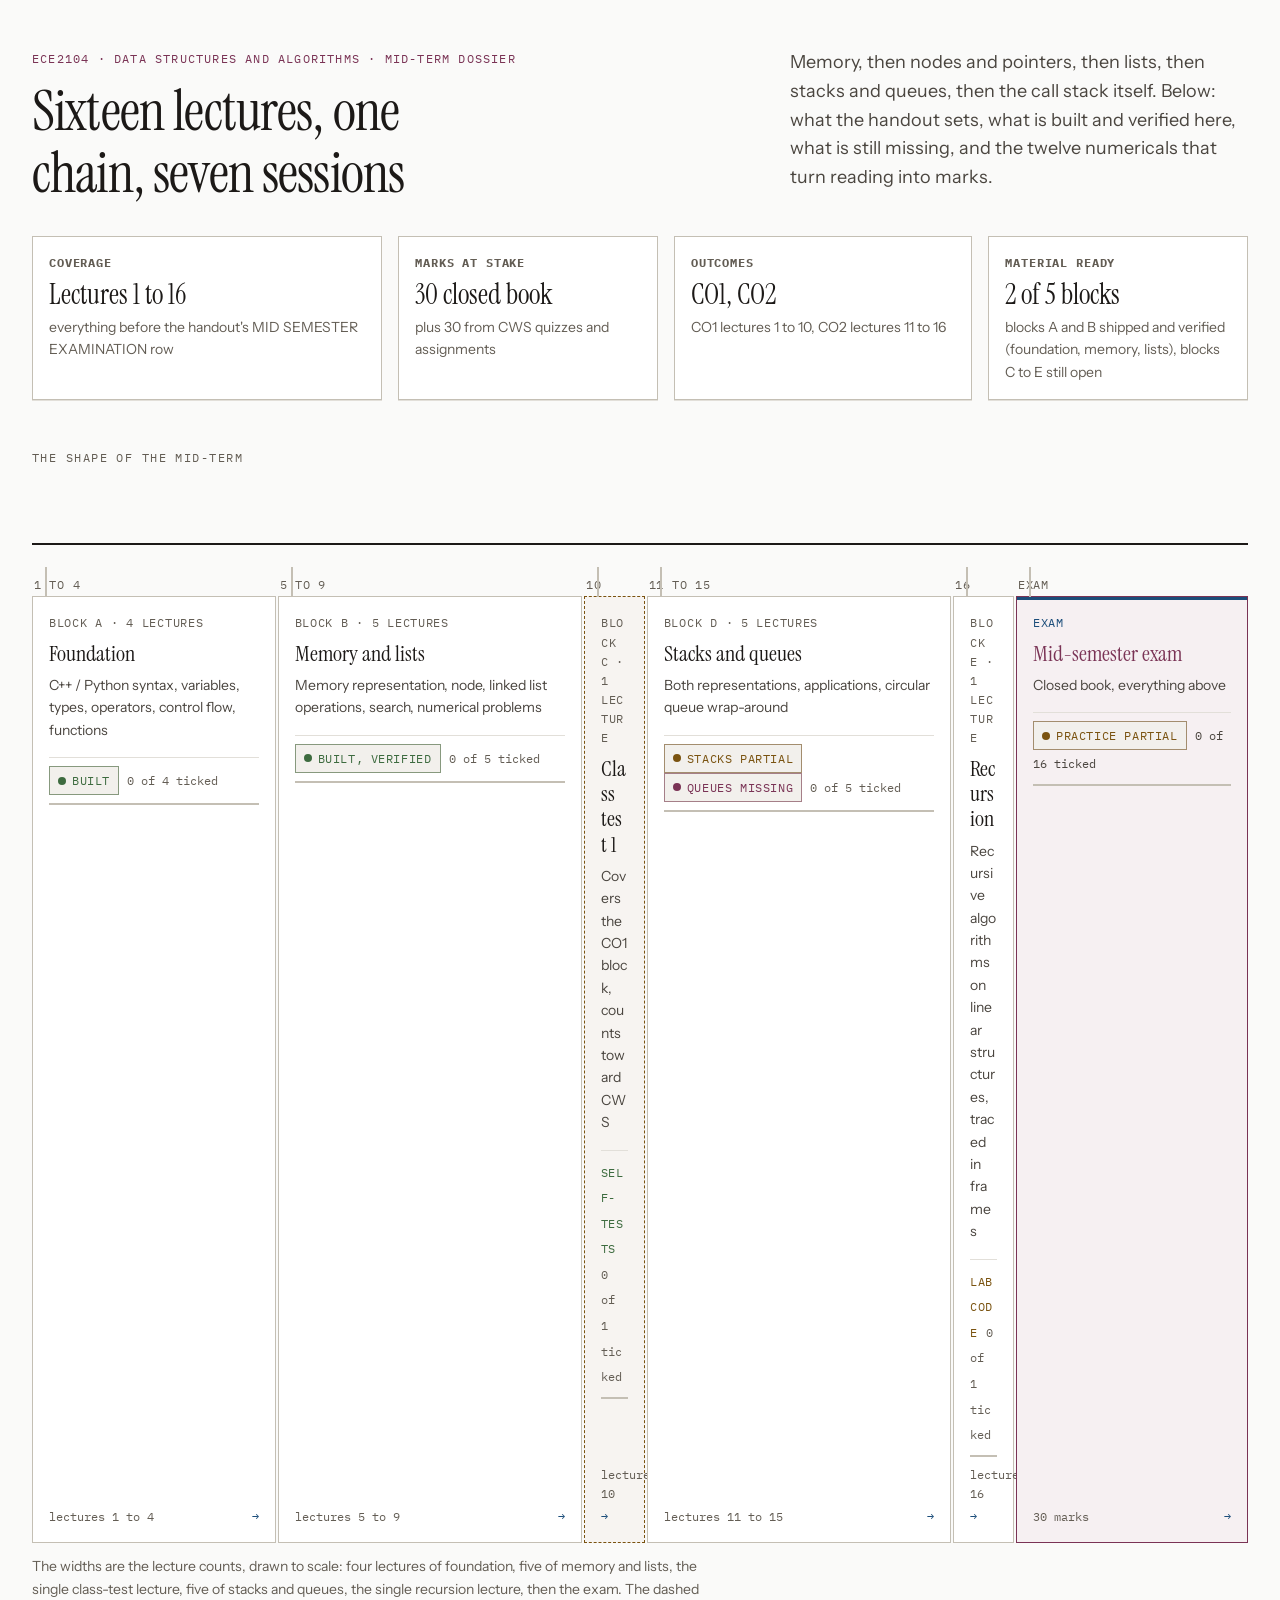
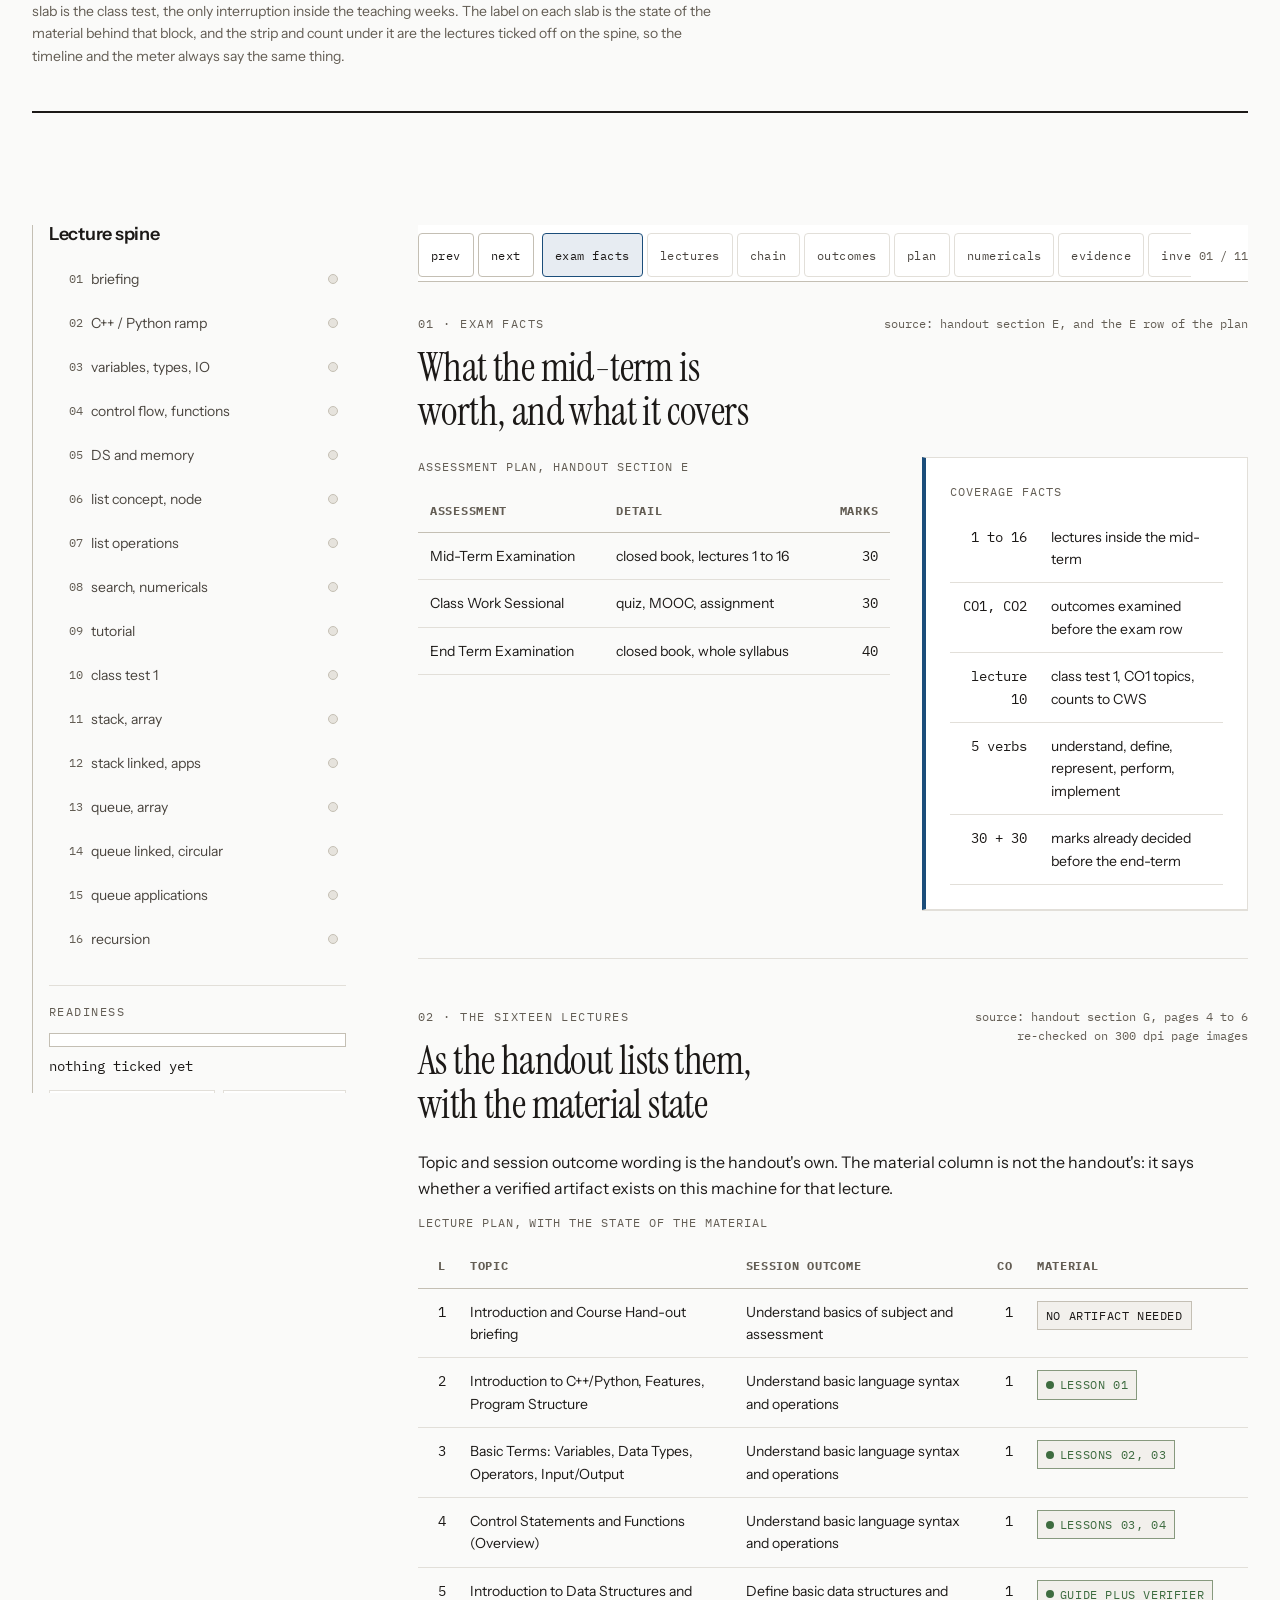
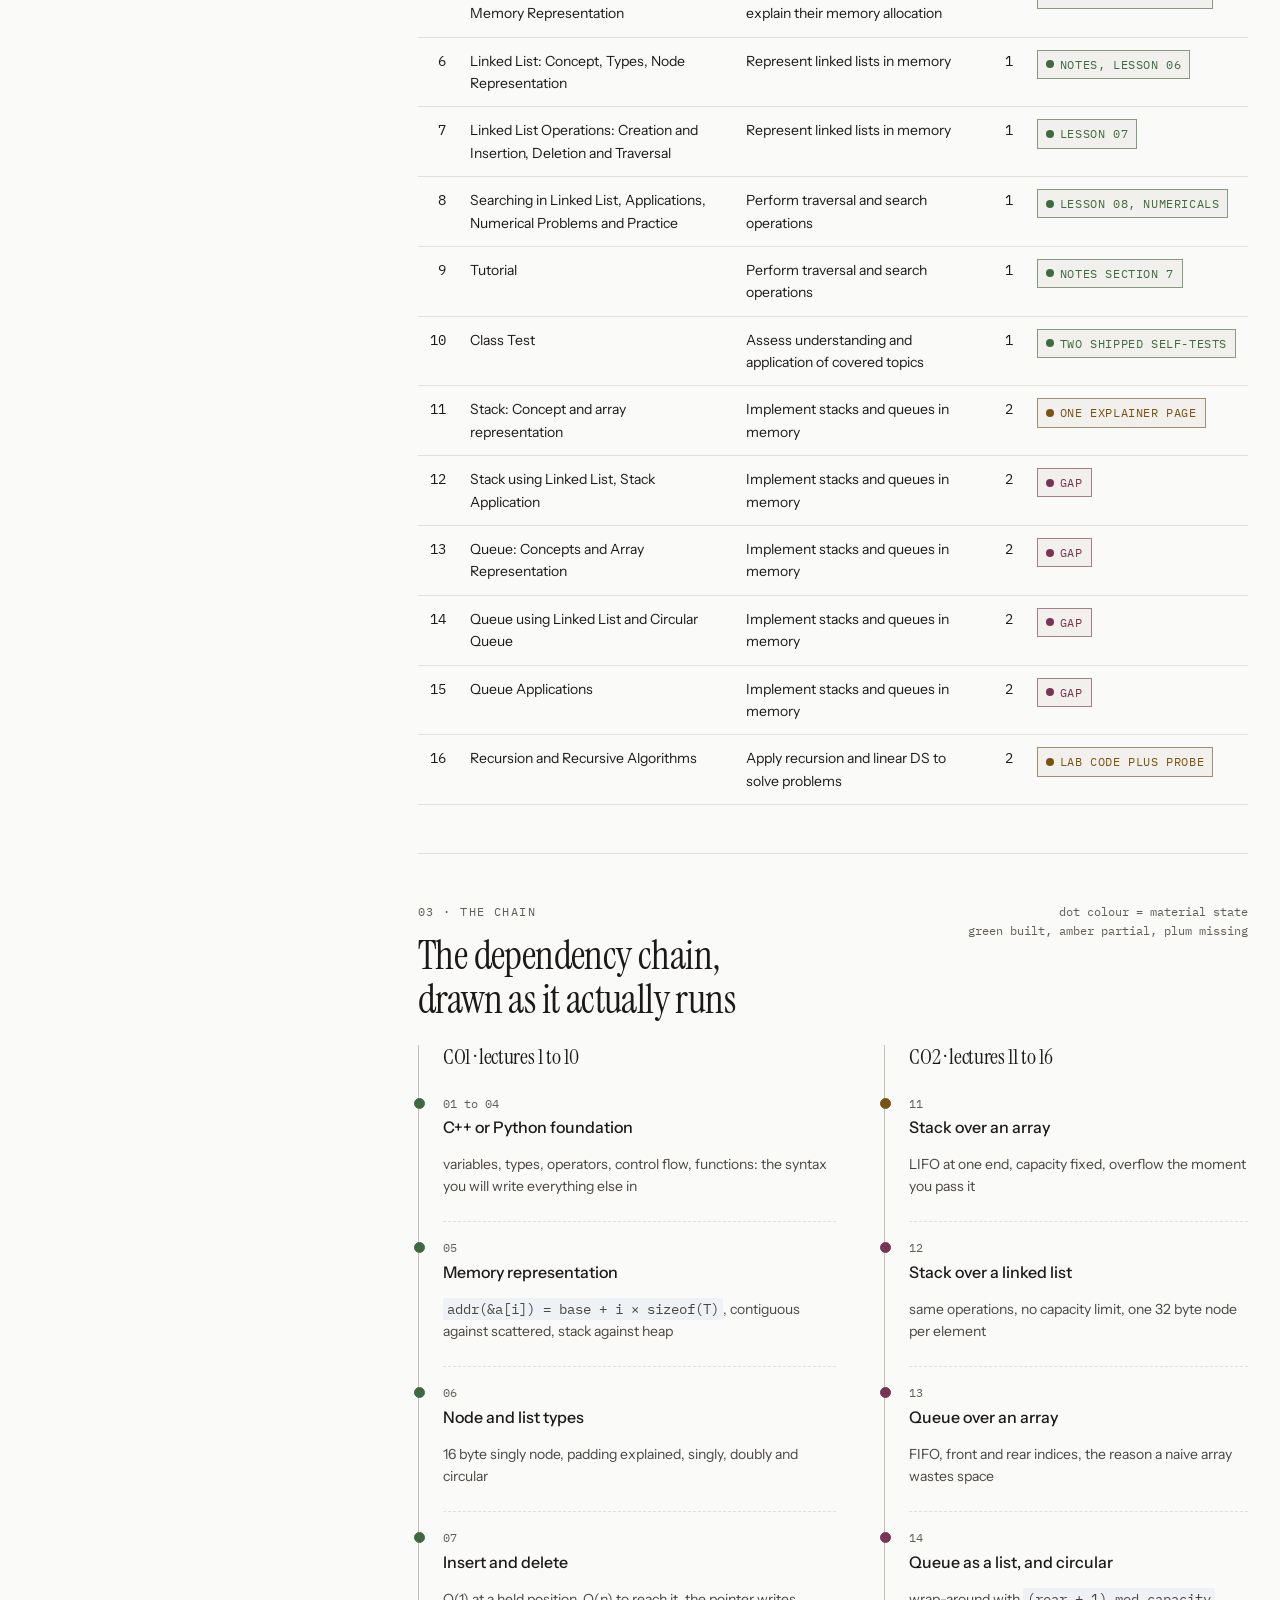
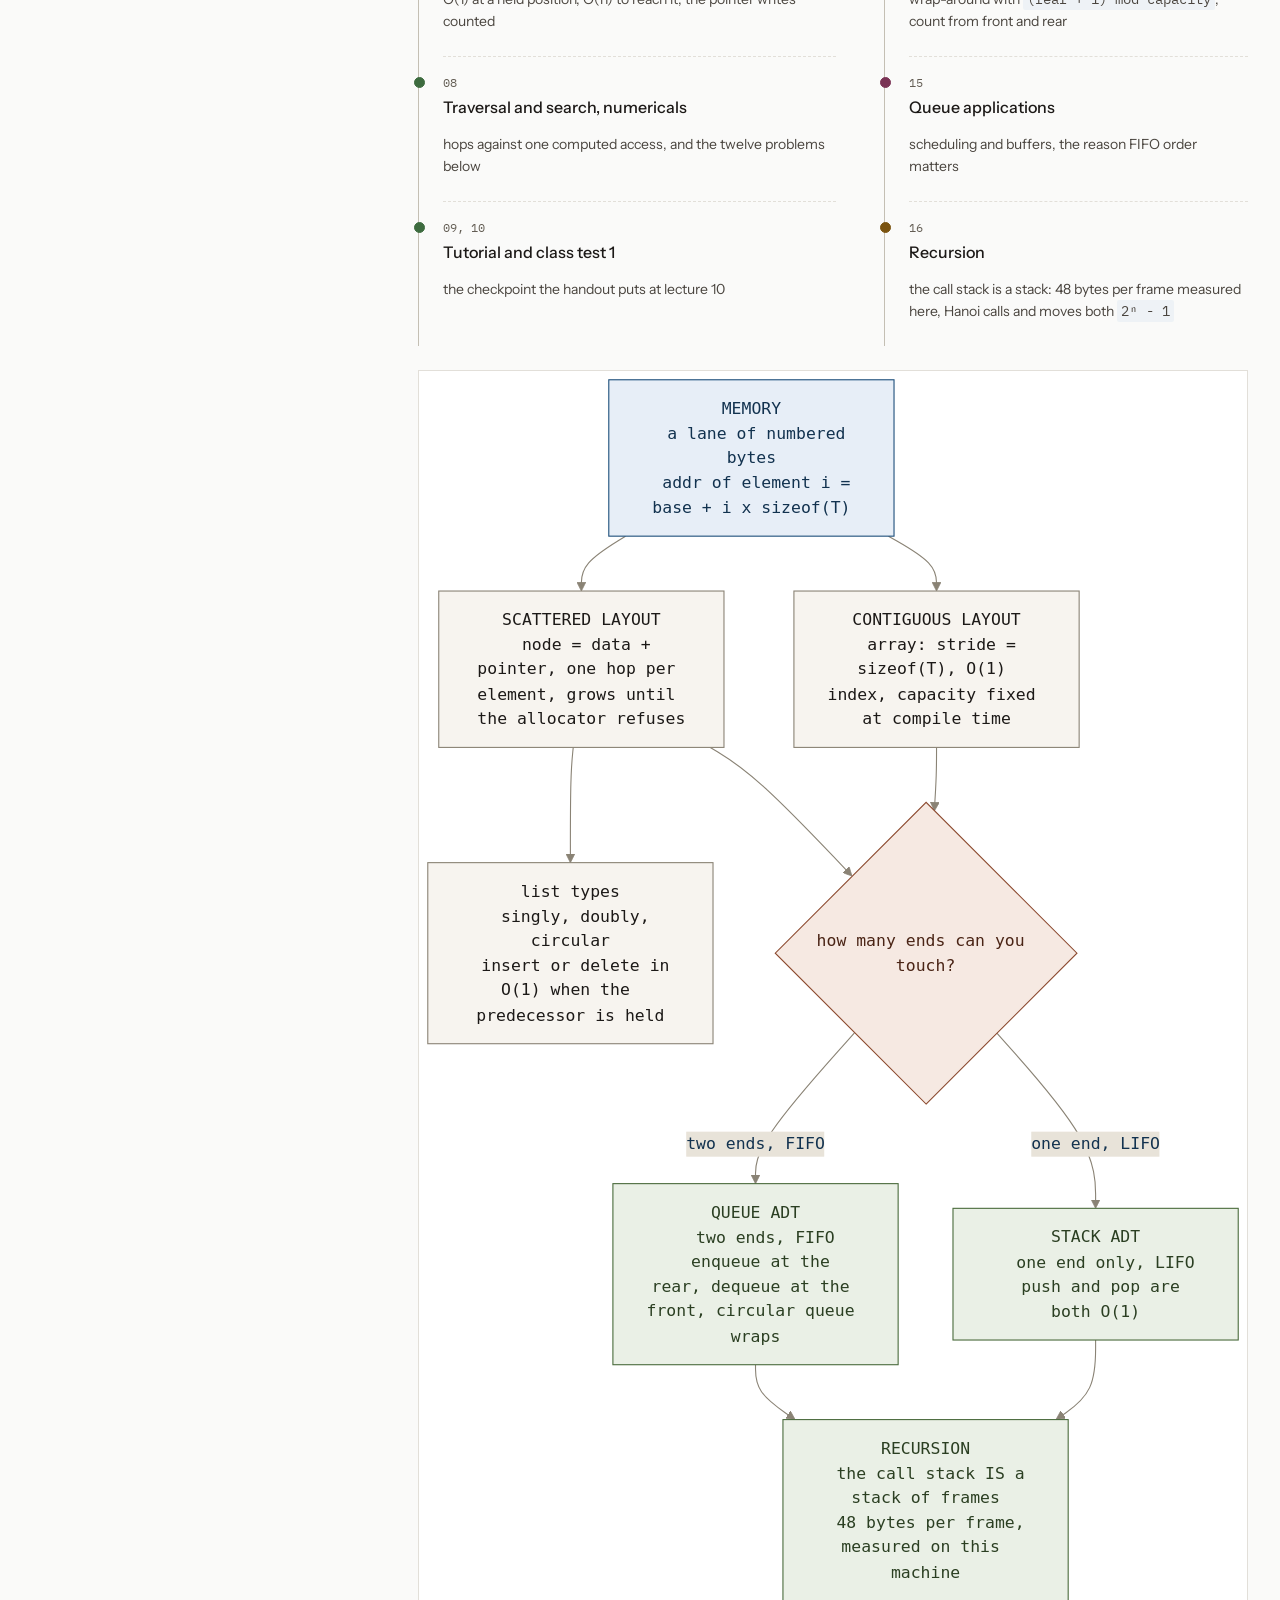
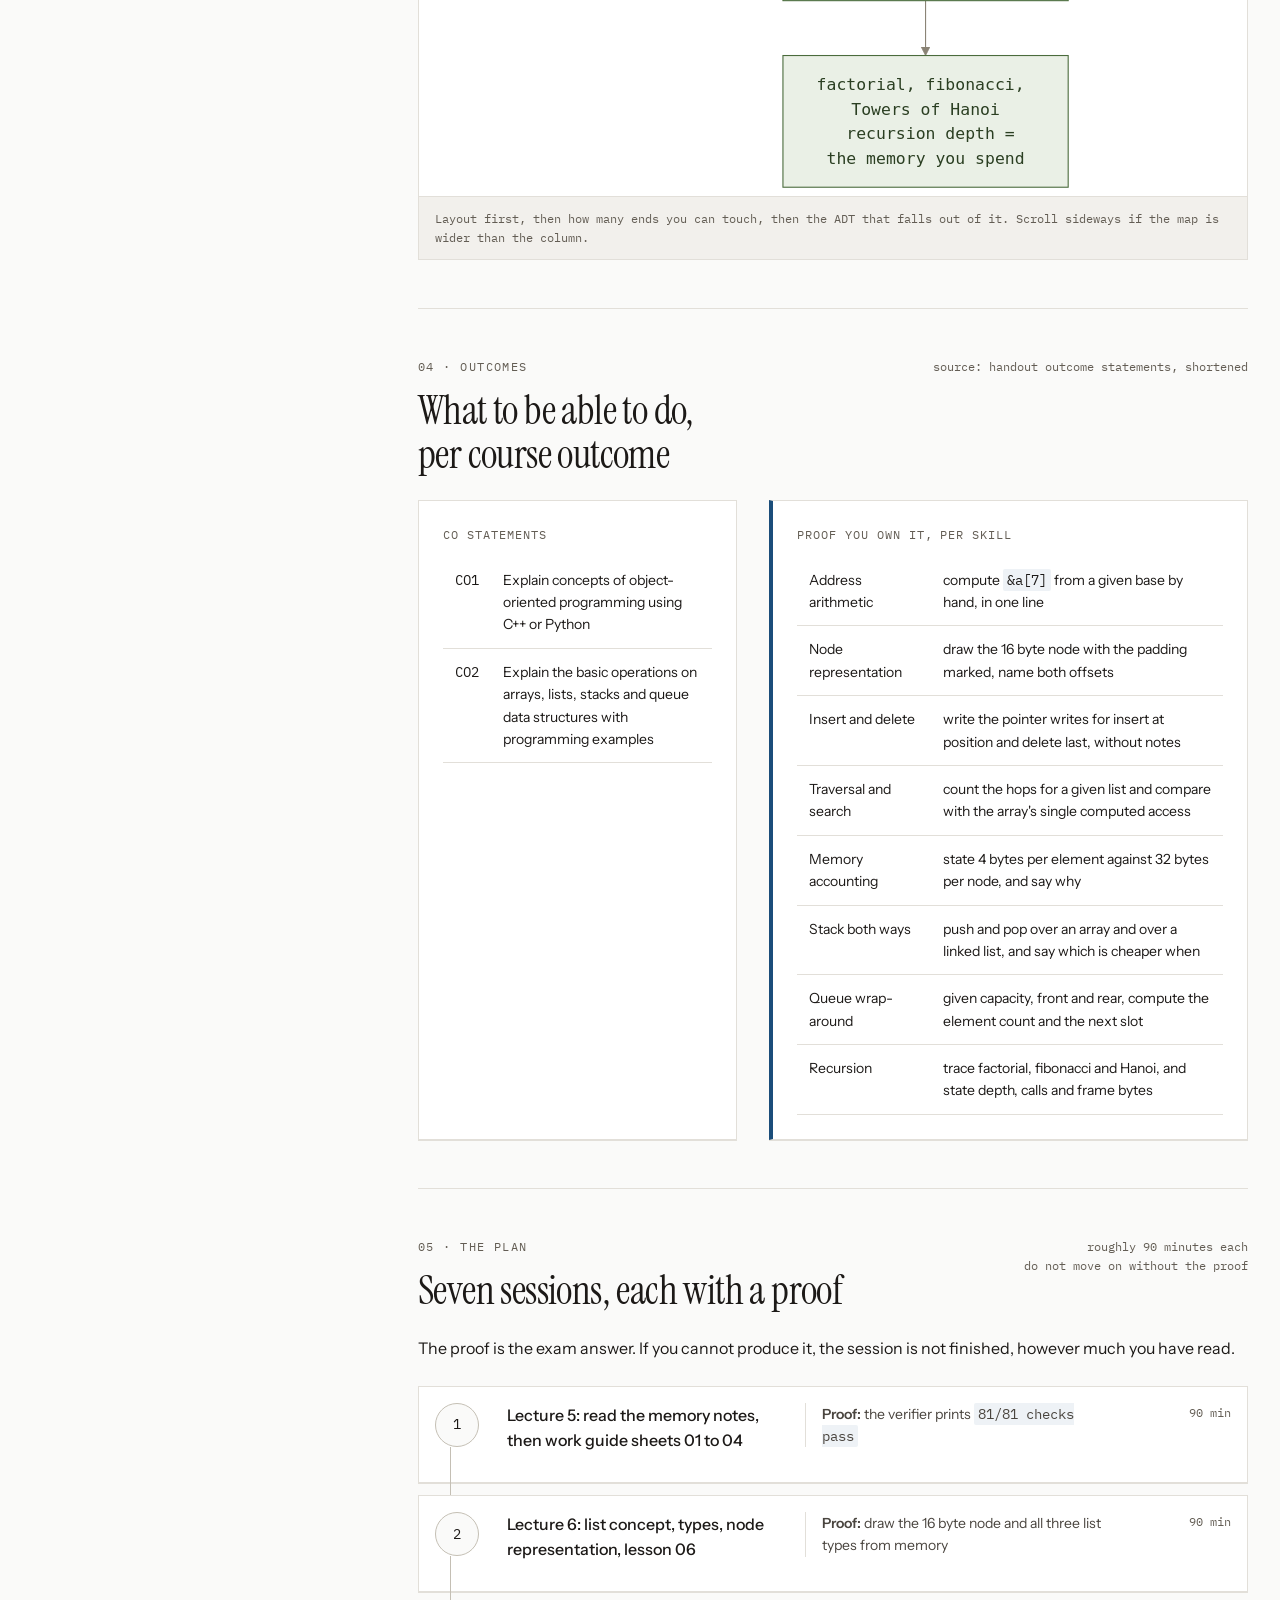
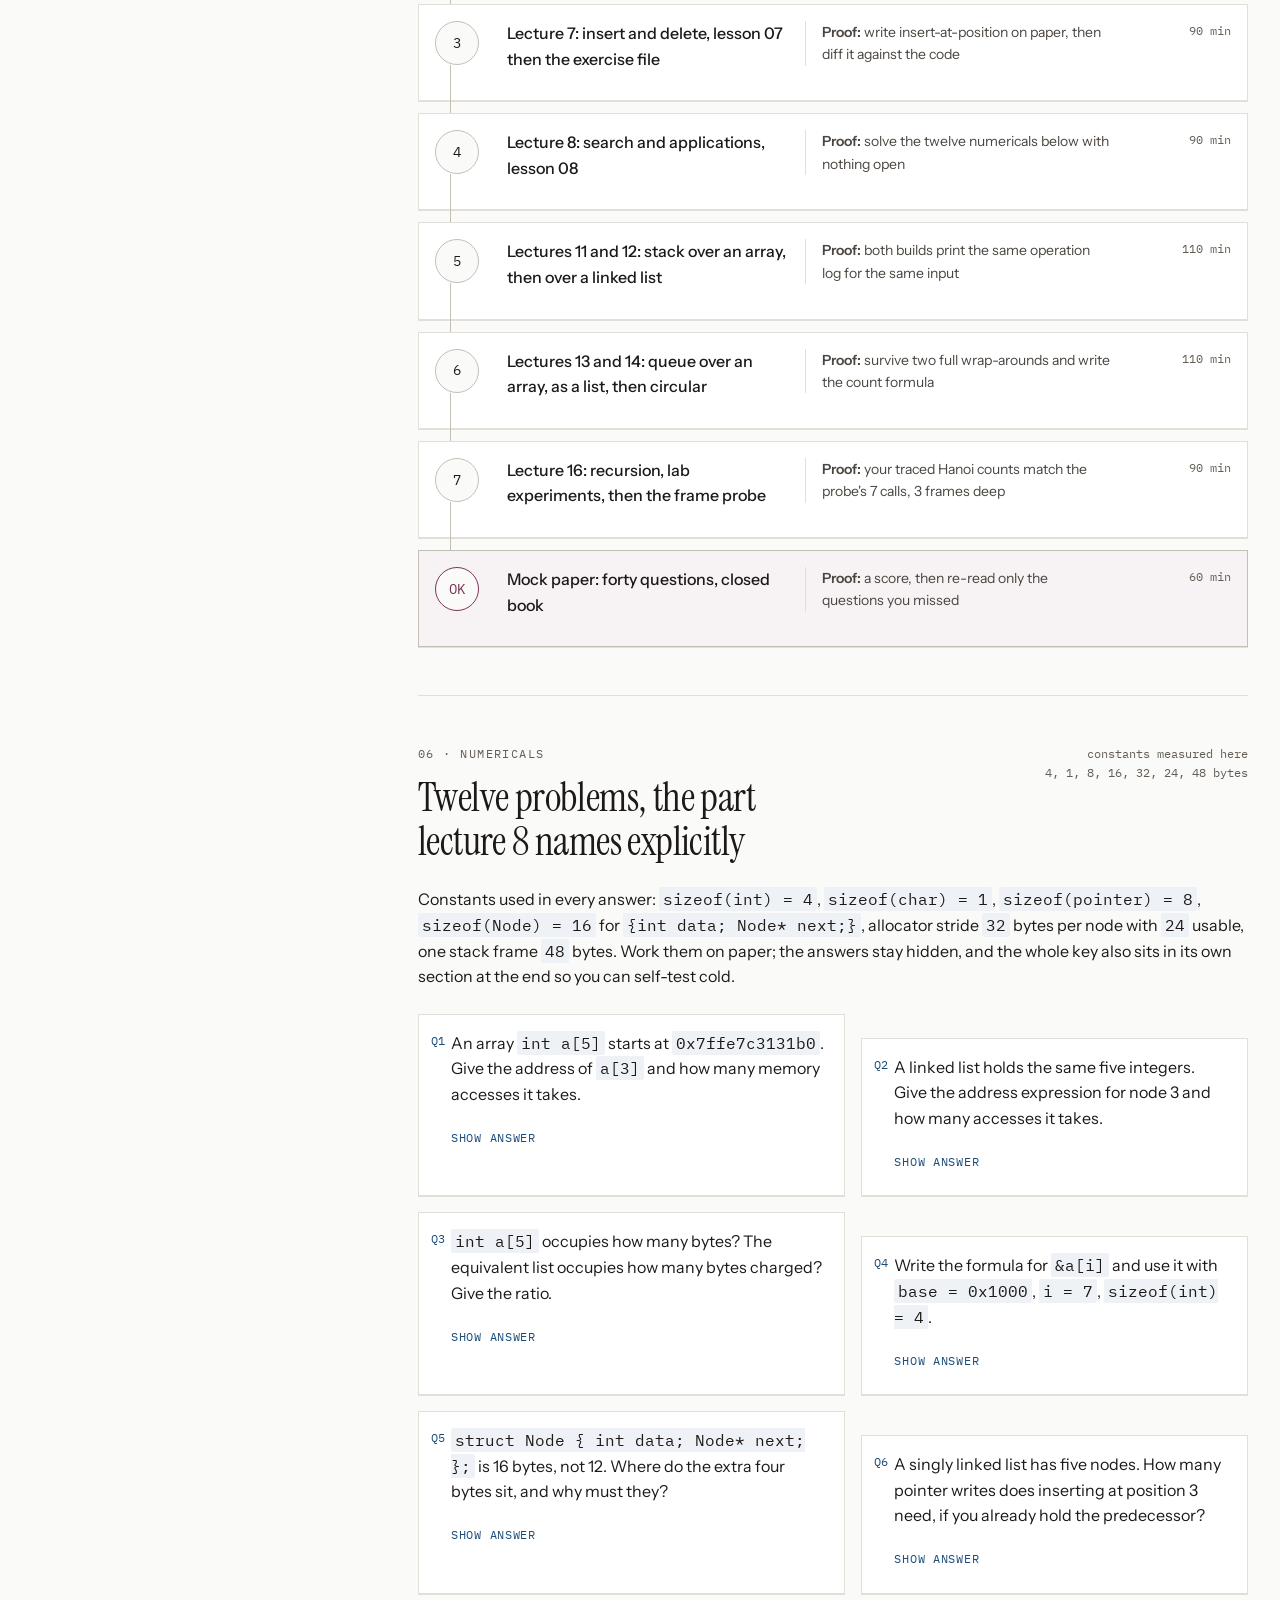
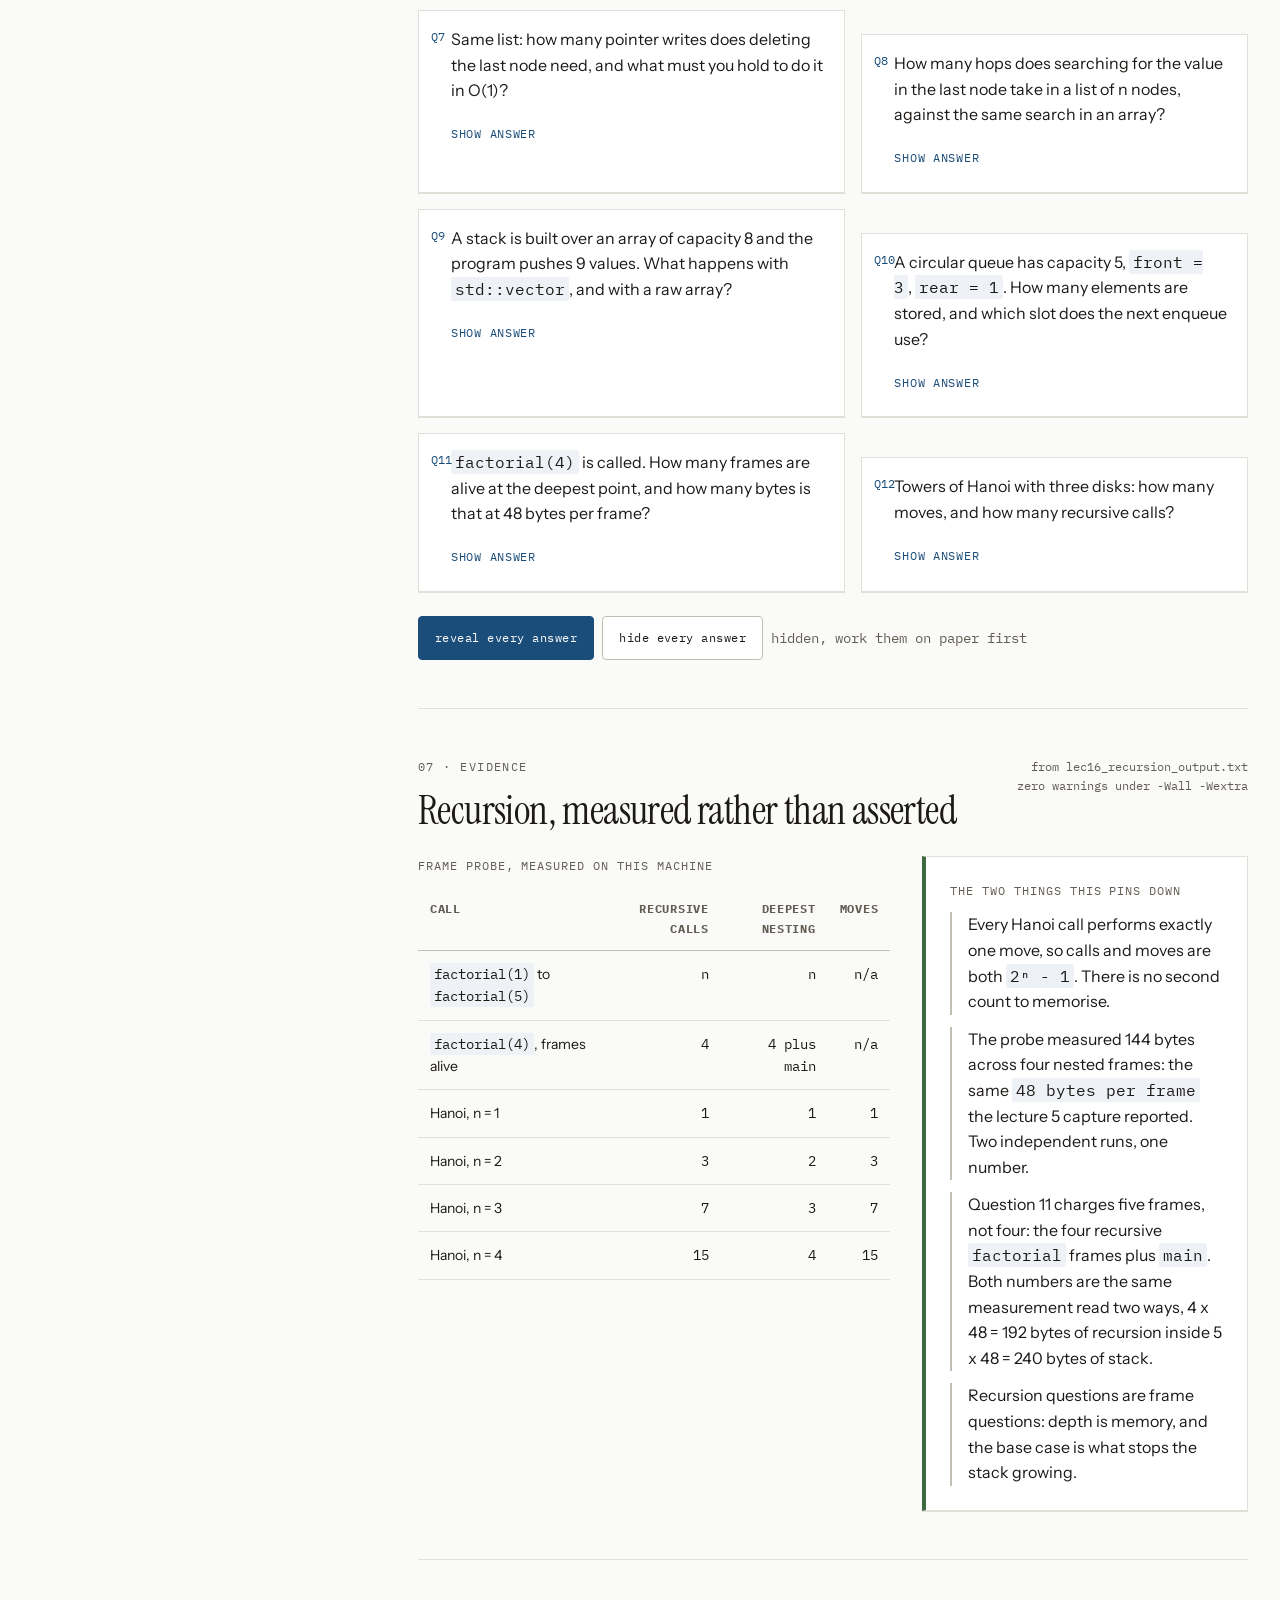
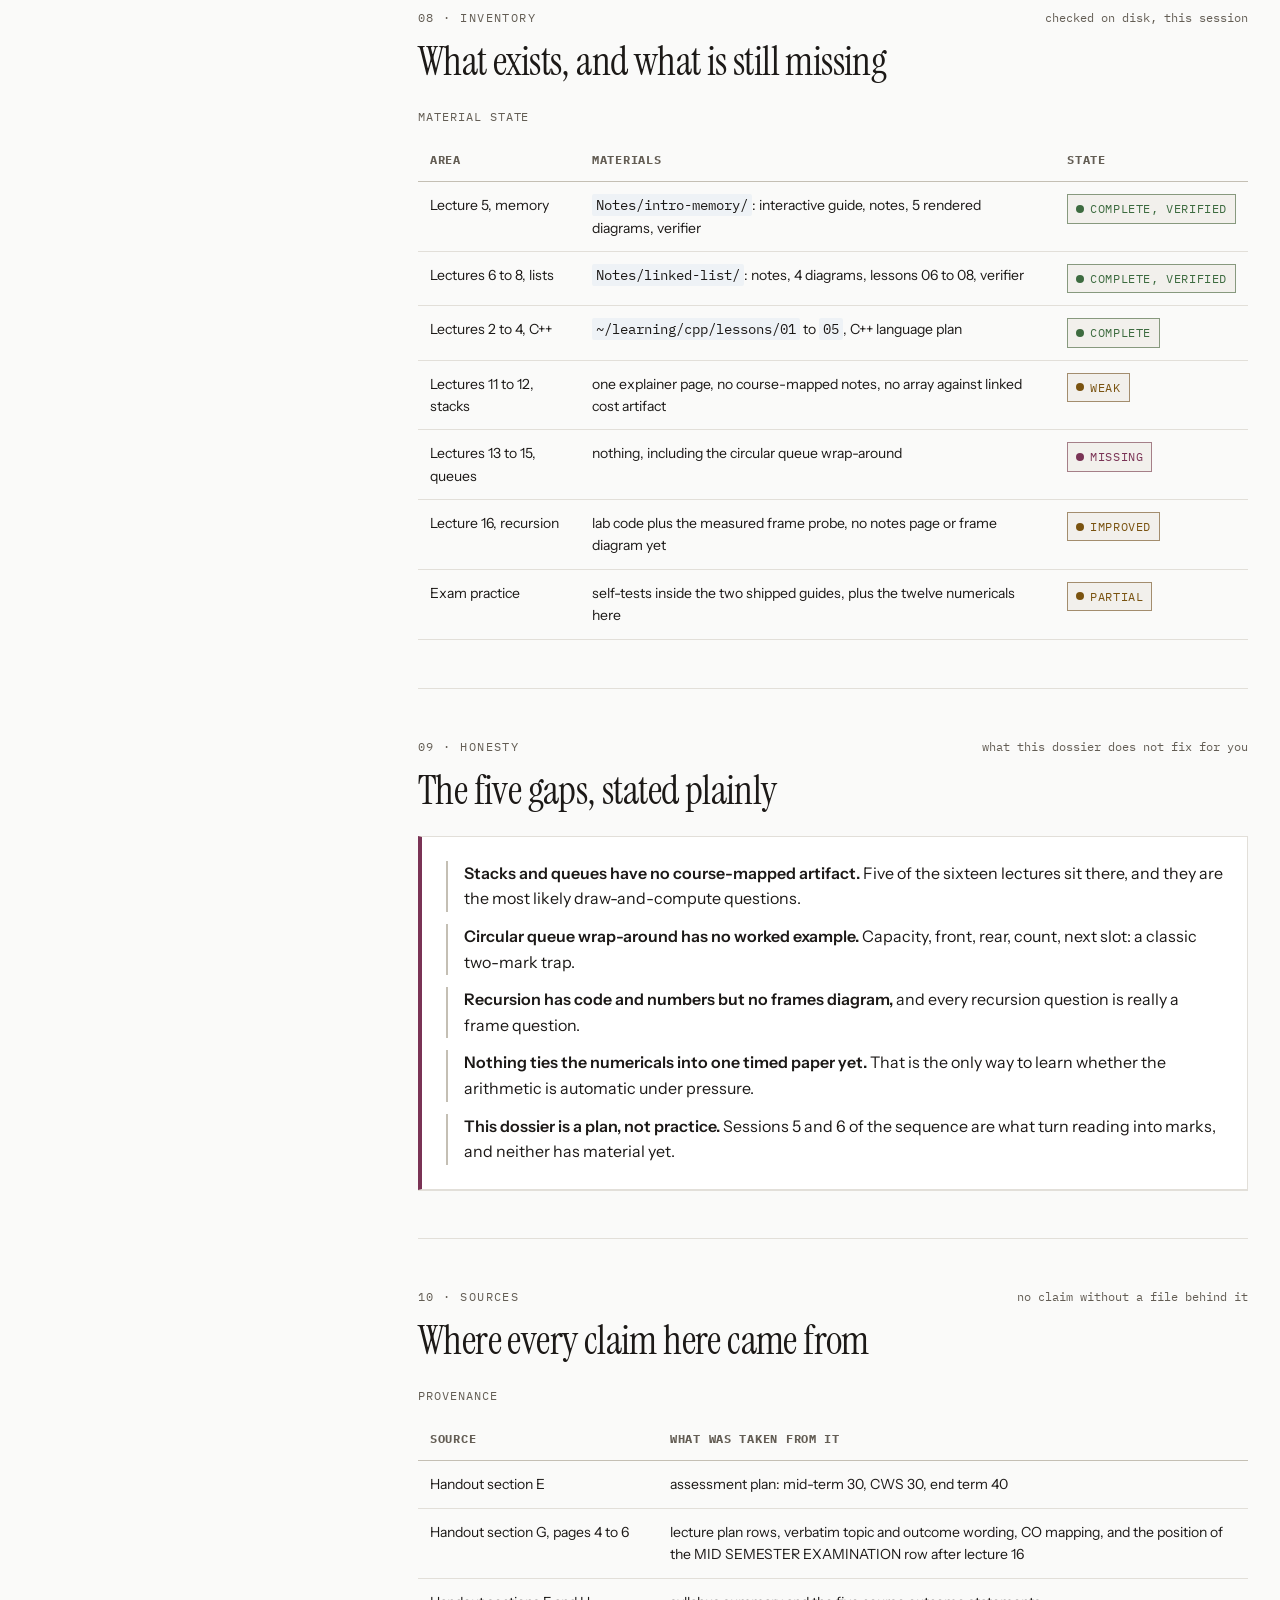
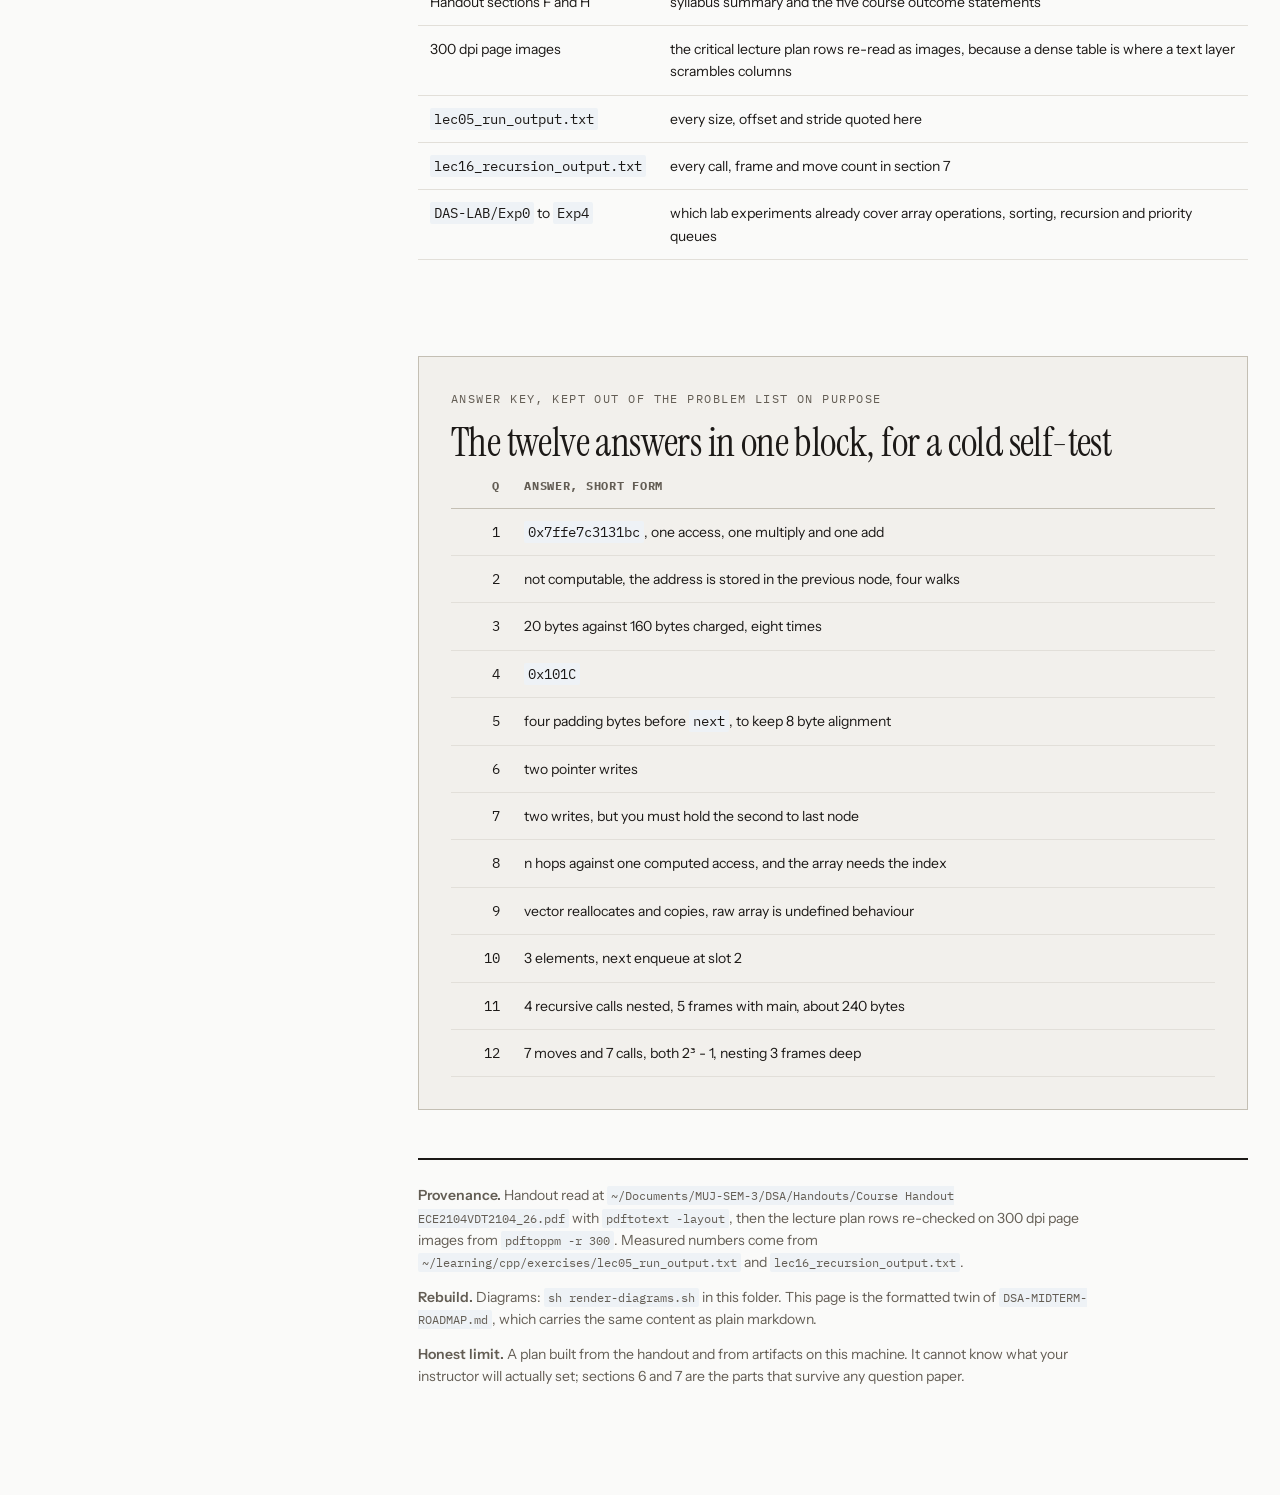
<file: dsa/Notes/midterm-roadmap/versions/v1-approved/DSA-MIDTERM-ROADMAP-v1-approved.html>
<!DOCTYPE html>
<html lang="en" data-theme="light">
<script>
  /* decide the sheet before the first paint, or a dark reader sees a light flash */
  (function () {
    try {
      var saved = localStorage.getItem("dsa-roadmap-theme");
      if (!saved && window.matchMedia && window.matchMedia("(prefers-color-scheme: dark)").matches) saved = "dark";
      if (saved) document.documentElement.setAttribute("data-theme", saved);
    } catch (e) {}
  })();
</script>
<head>
<meta charset="UTF-8">
<meta name="viewport" content="width=device-width, initial-scale=1.0">
<title>DSA Mid-Term Roadmap, ECE2104 lectures 1 to 16</title>
<meta name="description" content="Mid-term roadmap for ECE2104 Data Structures and Algorithms: the sixteen lectures before the mid-semester examination, their session outcomes, the dependency chain, a seven session study sequence, twelve numerical problems with a separate answer key, and the gaps that are still open.">
<meta name="theme-color" content="#fafaf9">
<meta property="og:type" content="article">
<meta property="og:title" content="DSA Mid-Term Roadmap, ECE2104">
<meta property="og:description" content="Lectures 1 to 16 of ECE2104: what the exam covers, the concept chain, a seven session plan, twelve numericals with a separate key, and the gaps still open.">
<meta property="og:url" content="https://github.com/pixie-chan/dsa-ece2104">
<meta property="og:image" content="og-card.png">
<meta property="og:image:width" content="1200">
<meta property="og:image:height" content="630">
<meta name="twitter:card" content="summary_large_image">
<link rel="icon" href="data:image/svg+xml,%3Csvg xmlns='http://www.w3.org/2000/svg' viewBox='0 0 16 16'%3E%3Crect width='16' height='16' fill='%23fafaf9'/%3E%3Cg fill='%231b4d7a'%3E%3Crect x='3' y='2' width='2' height='2'/%3E%3Crect x='3' y='5' width='2' height='2'/%3E%3Crect x='3' y='8' width='2' height='2'/%3E%3Crect x='6' y='8' width='7' height='2'/%3E%3C/g%3E%3C/svg%3E">
<link rel="preconnect" href="https://fonts.googleapis.com">
<link rel="preconnect" href="https://fonts.gstatic.com" crossorigin>
<link href="https://fonts.googleapis.com/css2?family=Instrument+Serif:ital@0;1&family=Instrument+Sans:wght@400;500;600&family=IBM+Plex+Mono:wght@400;500;600&display=swap" rel="stylesheet">
<!-- NOSTATE: static single file dossier with no server and no async data after load. It does fetch three Google font families on first paint (Instrument Serif, Instrument Sans, IBM Plex Mono) and falls back to Georgia and the system sans offline, so there is no runtime fetch and therefore no loading or error state. The only empty cases are the
     readiness meter before anything is ticked (it prints "nothing ticked yet") and the answer reveals before a reveal
     (they print "hidden, work them on paper first"). Loading and error states do not exist on this page by design. -->
<!--
  CONCEPT: the mid-term is one fourteen step dependency chain, not sixteen topics, and the plan walks it in seven sessions.
  METAPHOR: a marking sheet pinned to a studio wall: wide paper, a lecture spine down the left edge, blocks laid out along a ruled line.
  SIGNATURE: THE BLOCK TIMELINE plus a scroll meter. Five blocks and the exam drawn as weighted slabs whose widths follow
             how many lectures they own, with the class test as a dashed interruption, all in CSS so it reflows instead of
             shrinking; the spine meter tracks which lectures you have actually cleared (IntersectionObserver drives it).
  LOAD: the five slabs and the sixteen spine ticks draw in staggered left to right, then the readiness meter settles at zero with the explicit line "nothing ticked yet".
  MICRO: hover on every slab, tick and button; active press; focus-visible rings; the reveal button disables itself once every answer is open; a session trail records every tick.
  EASING: cubic-bezier(0.22, 1, 0.36, 1) throughout, durations 120/200/420 ms, full prefers-reduced-motion block.
  NOSTATE: static single file dossier, no fetches. The empty cases are the readiness meter before anything is ticked ("nothing ticked yet") and the answer reveals before a reveal ("hidden").
-->
<style>
:root {
  color-scheme:light;
  --bg:#fafaf9; --surface:#ffffff; --surface-2:#f2f0ec; --surface-3:#e6e3dd;
  --line:#e2dfd9; --line-2:#c4bfb4; --rule:#d8d3c8;
  --text:#1c1917; --text-2:#4a453f; --text-3:#635d54;
  --accent:#1b4d7a; --risk:#7a3355; --ok:#3d6b3f; --warn:#7a5310;
  --font-display:"Instrument Serif", Georgia, serif;
  --font-body:"Instrument Sans", system-ui, sans-serif;
  --font-mono:"IBM Plex Mono", ui-monospace, Menlo, monospace;
  --text-xs:0.75rem; --text-sm:0.875rem; --text-base:1rem; --text-md:1.125rem;
  --text-lg:1.375rem; --text-xl:1.75rem; --text-2xl:2.5rem; --text-3xl:clamp(2.75rem, 4.4vw, 4rem);
  --s-1:4px; --s-2:8px; --s-3:12px; --s-4:16px; --s-5:24px; --s-6:32px; --s-7:48px; --s-8:64px; --s-9:96px;
  --r-1:2px; --r-2:4px; --hair:1px;
  --shadow-1:0 1px 0 var(--line);
  --shadow-2:0 2px 0 var(--line-2), 0 12px 28px -20px rgba(28,25,23,.45);
  --dur-1:120ms; --dur-2:200ms; --dur-3:420ms;
  --ease:cubic-bezier(.22,1,.36,1);
  --w-reg:400; --w-med:500; --w-semi:600;
}
[data-theme="dark"] {
  color-scheme:dark;
  --bg:#14120f; --surface:#1d1a16; --surface-2:#262218; --surface-3:#322c22;
  --line:#38322a; --line-2:#4f4739; --rule:#443c31;
  --text:#f5f2ec; --text-2:#cdc6b8; --text-3:#a49b8b;
  --accent:#7fb0d8; --risk:#d18fb0; --ok:#8fbe91; --warn:#d9b070;
  --shadow-2:0 2px 0 var(--line-2), 0 12px 28px -20px rgba(0,0,0,.75);
}
*{box-sizing:border-box; margin:0; padding:0}
body{background:var(--bg); color:var(--text); font-family:var(--font-body); font-size:var(--text-base); line-height:1.6;
  -webkit-font-smoothing:antialiased; overflow-wrap:break-word}
h1,h2,h3{font-family:var(--font-display); font-weight:400; line-height:1.1; letter-spacing:-.015em; text-wrap:balance}
h1{font-size:var(--text-3xl)}
h2{font-size:var(--text-2xl)}
h3{font-size:var(--text-lg); margin:var(--s-5) 0 var(--s-2)}
p{margin:0 0 var(--s-3); max-width:76ch}
a{color:var(--accent); text-underline-offset:2px}
strong{font-weight:600}
code{font-family:var(--font-mono); font-size:1em; font-variant-numeric:tabular-nums;
  background:color-mix(in oklab, var(--accent) 7%, var(--surface)); padding:2px 4px; border-radius:var(--r-1)}
.skip{position:absolute; left:-9999px; top:0; display:block; min-height:44px; padding:12px 16px; background:var(--surface); border:1px solid var(--line-2)}
.skip:focus{left:var(--s-4); top:var(--s-4); z-index:9; background:var(--surface); padding:12px 16px;
  border:1px solid var(--line-2); min-height:44px}
.eyebrow{font-family:var(--font-mono); font-size:var(--text-xs); letter-spacing:.12em; text-transform:uppercase; color:var(--text-3)}
.paper{max-width:1460px; margin:0 auto; padding:var(--s-7) var(--s-6) var(--s-9);
  display:grid; grid-template-columns:322px minmax(0,1fr); gap:var(--s-8); align-items:start}
.main{grid-column:2; display:block; min-width:0}
@media (max-width:1040px){
  .paper{grid-template-columns:minmax(0,1fr); gap:var(--s-6); padding:var(--s-5) var(--s-4) var(--s-8)}
  .main{grid-column:1}
  .rail{position:static}
  .rail__ticks{display:flex; gap:var(--s-2); overflow-x:auto; padding-bottom:var(--s-2)}
  .tick{min-width:196px; flex:none; border:1px solid var(--line)}
}
@keyframes slabIn{from{opacity:0; transform:translateY(6px)} to{opacity:1; transform:none}}
@keyframes tickIn{from{opacity:0; transform:translateX(-6px)} to{opacity:1; transform:none}}
@media (prefers-reduced-motion: reduce){
  *,*::before,*::after{animation-duration:.001ms !important; animation-iteration-count:1 !important;
    transition-duration:.001ms !important; scroll-behavior:auto !important}
}

/* ===== hero ===== */
.hero{grid-column:1/-1; border-bottom:2px solid var(--text); padding-bottom:var(--s-6); margin-bottom:var(--s-7)}
.hero__top{display:grid; grid-template-columns:minmax(0,1.55fr) minmax(0,1fr); gap:var(--s-7); align-items:end}
.hero h1{max-width:24ch}
.hero__lede{margin-top:0; font-size:var(--text-md); color:var(--text-2); max-width:46ch}
.hero .kicker{font-family:var(--font-mono); font-size:var(--text-xs); letter-spacing:.1em; text-transform:uppercase; color:var(--risk)}
@media (max-width:1040px){ .hero__top{grid-template-columns:minmax(0,1fr)} }
.metrics{display:grid; grid-template-columns:1.35fr 1fr 1.15fr 1fr; gap:var(--s-4); margin-top:var(--s-6)}
.metric{border:1px solid var(--line-2); background:var(--surface); padding:var(--s-4); box-shadow:var(--shadow-1)}
.metric b{display:block; font-family:var(--font-mono); font-size:var(--text-xs); letter-spacing:.07em; text-transform:uppercase; color:var(--text-3)}
.metric span{display:block; font-family:var(--font-display); font-size:var(--text-xl); line-height:1.2; margin-top:6px}
.metric small{display:block; color:var(--text-3); font-size:var(--text-sm); margin-top:4px}
@media (max-width:1040px){ .metrics{grid-template-columns:minmax(0,1fr) minmax(0,1fr)} }
@media (max-width:620px){ .metrics{grid-template-columns:minmax(0,1fr)} }

/* ===== block timeline (signature) ===== */
.blocks{margin-top:var(--s-7)}
.blocks__rail{position:relative; padding-top:96px; display:grid; gap:2px; align-items:stretch;
  grid-template-columns:minmax(0,4fr) minmax(0,5fr) minmax(0,1fr) minmax(0,5fr) minmax(0,1fr) 232px; grid-template-rows:auto auto}
.blocks__rail::before{content:""; position:absolute; top:64px; left:0; right:0; height:2px; background:var(--text); z-index:0}
.blocks__axis + .slab{border-left-width:1px}
.blocks__axis{display:contents}
.blocks__axis span{grid-row:1; font-family:var(--font-mono); font-size:var(--text-xs); letter-spacing:.06em;
  text-transform:uppercase; color:var(--text-3); padding-left:2px; align-self:end}
.slab{grid-row:2; min-width:0}
.slab::before{content:""; position:absolute; top:-30px; left:12px; width:2px; height:30px; background:var(--line-2)}
.slab{position:relative; background:var(--surface); border:1px solid var(--line-2); padding:var(--s-4);
  display:flex; flex-direction:column; gap:var(--s-2); min-height:132px; animation:slabIn var(--dur-3) var(--ease) both}
.slab:hover{background:color-mix(in oklab, var(--accent) 7%, var(--surface)); border-color:var(--accent)}
.slab__n{font-family:var(--font-mono); font-size:var(--text-xs); letter-spacing:.06em; text-transform:uppercase; color:var(--text-3)}
.slab__t{font-family:var(--font-display); font-size:var(--text-lg); line-height:1.15}
.slab__l{font-size:var(--text-sm); color:var(--text-2)}
.slab__foot{margin-top:auto; font-family:var(--font-mono); font-size:var(--text-xs); color:var(--text-3)}
.slab--test{border-style:dashed; border-color:var(--warn); background:color-mix(in oklab, var(--warn) 6%, var(--surface))}
.slab--exam{border-color:var(--risk); background:color-mix(in oklab, var(--risk) 7%, var(--surface))}
.slab--exam .slab__t{color:var(--risk)}
.blocks__note{margin-top:var(--s-3); font-size:var(--text-sm); color:var(--text-3)}
@media (max-width:1040px){
  .blocks__rail{grid-template-columns:minmax(0,1fr) minmax(0,1fr); grid-template-rows:auto; padding-top:0}
  .blocks__axis{display:none}
  .blocks__rail::before{display:none}
  .slab{grid-row:auto}
  .slab::before{display:none}
}
@media (max-width:620px){ .blocks__rail{grid-template-columns:minmax(0,1fr)} }
@media print{ .blocks__rail{grid-template-columns:repeat(6, 1fr)} .slab{min-height:auto} }

/* ===== rail (lecture spine) ===== */
.rail{position:sticky; top:var(--s-4); border-left:1px solid var(--line-2); padding-left:var(--s-4);
  max-height:calc(100dvh - var(--s-6)); overflow-y:auto; overscroll-behavior:contain; padding-right:var(--s-2)}
.rail h2{font-family:var(--font-body); font-size:var(--text-md); font-weight:600; margin-bottom:var(--s-3)}
.tick{display:grid; grid-template-columns:26px minmax(0,1fr) 14px; gap:var(--s-2); align-items:center; width:100%;
  min-height:44px; padding:2px var(--s-2); border:0; background:none; color:var(--text-2); font:inherit;
  font-size:var(--text-sm); text-align:left; cursor:pointer; border-radius:var(--r-2);
  animation:tickIn var(--dur-3) var(--ease) both}
.tick:hover{background:color-mix(in oklab, var(--accent) 8%, var(--surface)); color:var(--text)}
.tick:focus-visible{outline:2px solid var(--accent); outline-offset:2px}
.tick__n{font-family:var(--font-mono); font-size:var(--text-xs); color:var(--text-3); text-align:right}
.tick__dot{width:10px; height:10px; border-radius:50%; background:var(--surface-3); border:1px solid var(--line-2); justify-self:end}
.tick[data-state="done"] .tick__dot{background:var(--ok); border-color:var(--ok)}
.tick[data-state="done"]{color:var(--text)}
.tick[data-current="true"]{background:color-mix(in oklab, var(--accent) 10%, var(--surface)); color:var(--text)}
.meter{margin-top:var(--s-5); border-top:1px solid var(--line); padding-top:var(--s-4)}
.meter__bar{height:14px; border:1px solid var(--line-2); background:var(--surface)}
.meter__fill{height:100%; width:0; background:var(--accent); transition:width var(--dur-3) var(--ease)}
.meter__text{margin-top:var(--s-2); font-family:var(--font-mono); font-size:var(--text-sm)}
.split{display:grid; grid-template-columns:1.15fr .85fr; gap:var(--s-2); margin-top:var(--s-3)}
.split div{border:1px solid var(--line); background:var(--surface); padding:var(--s-3)}
.split b{display:block; font-family:var(--font-mono); font-size:var(--text-xs); letter-spacing:.06em; text-transform:uppercase; color:var(--text-3)}
.split span{font-family:var(--font-mono); font-size:var(--text-sm)}
.rail__btns{display:flex; flex-wrap:wrap; gap:var(--s-2); margin-top:var(--s-4)}
.trail{margin-top:var(--s-4); border-top:1px solid var(--line); padding-top:var(--s-3); list-style:none;
  font-family:var(--font-mono); font-size:var(--text-xs); color:var(--text-3); max-height:130px; overflow-y:auto}
.trail li{padding:1px 0}
.btn{font-family:var(--font-mono); font-size:var(--text-xs); letter-spacing:.04em; min-height:44px; padding:12px var(--s-4);
  border:1px solid var(--line-2); background:var(--surface); color:var(--text); border-radius:var(--r-2); cursor:pointer;
  transition:background var(--dur-2) var(--ease), border-color var(--dur-2) var(--ease)}
.btn:hover{background:color-mix(in oklab, var(--accent) 10%, var(--surface)); border-color:var(--accent)}
.btn:active{transform:translateY(1px)}
.btn:focus-visible{outline:2px solid var(--accent); outline-offset:2px}
.btn:disabled{opacity:.5; cursor:not-allowed; background:var(--surface-2)}
.btn--primary{background:var(--accent); color:var(--surface); border-color:var(--accent)}
.btn--primary:hover{filter:brightness(1.08)}

/* ===== sections ===== */
section{padding:var(--s-7) 0; border-top:1px solid var(--line)}
section:first-of-type{border-top:0; padding-top:var(--s-6)}
.sec__head{display:grid; grid-template-columns:minmax(0,1fr) auto; gap:var(--s-5); align-items:baseline; margin-bottom:var(--s-5)}
.sec__stamp{font-family:var(--font-mono); font-size:var(--text-xs); color:var(--text-3); text-align:right; white-space:nowrap}
@media (max-width:760px){ .sec__head{grid-template-columns:minmax(0,1fr)} .sec__stamp{text-align:left; white-space:normal} }
.cols{display:grid; gap:var(--s-6)}
.cols--wide-left{grid-template-columns:minmax(0,1.45fr) minmax(0,1fr)}
.cols--narrow-left{grid-template-columns:minmax(0,1fr) minmax(0,1.5fr)}
@media (max-width:900px){ .cols--wide-left,.cols--narrow-left{grid-template-columns:minmax(0,1fr)} }
.panel{border:1px solid var(--line); background:var(--surface); padding:var(--s-5); box-shadow:var(--shadow-1)}
.panel--accent{border-left:4px solid var(--accent)}
.panel--risk{border-left:4px solid var(--risk)}
.panel--ok{border-left:4px solid var(--ok)}
.panel__title{font-family:var(--font-mono); font-size:var(--text-xs); text-transform:uppercase; letter-spacing:.08em; color:var(--text-3); margin-bottom:var(--s-3)}
.pill{display:inline-flex; align-items:center; gap:6px; font-family:var(--font-mono); font-size:var(--text-xs);
  letter-spacing:.05em; text-transform:uppercase; padding:4px 8px; border:1px solid var(--line-2); background:var(--surface-2); white-space:nowrap}
.pill--ok{color:var(--ok); border-color:color-mix(in oklab, var(--ok) 45%, var(--line-2))}
.pill--part{color:var(--warn); border-color:color-mix(in oklab, var(--warn) 45%, var(--line-2))}
.pill--gap{color:var(--risk); border-color:color-mix(in oklab, var(--risk) 45%, var(--line-2))}
.pill__dot{width:8px; height:8px; border-radius:50%; background:currentColor}
.tbl-wrap{overflow-x:auto}
table{border-collapse:collapse; width:100%; font-size:var(--text-sm)}
caption{caption-side:top; text-align:left; font-family:var(--font-mono); font-size:var(--text-xs); text-transform:uppercase;
  letter-spacing:.08em; color:var(--text-3); padding-bottom:var(--s-3)}
th,td{text-align:left; vertical-align:top; padding:var(--s-3); border-bottom:1px solid var(--line)}
thead th{font-family:var(--font-mono); font-size:var(--text-xs); text-transform:uppercase; letter-spacing:.06em; color:var(--text-3);
  border-bottom:1px solid var(--line-2)}
tbody tr:hover{background:color-mix(in oklab, var(--accent) 5%, var(--surface))}
td.n,th.n{text-align:right; font-family:var(--font-mono); font-variant-numeric:tabular-nums}
.fig{margin:var(--s-5) 0 0; border:1px solid var(--line); background:var(--surface); overflow-x:auto}
.fig img{display:block; width:auto; max-width:none; height:auto}
.fig figcaption{font-family:var(--font-mono); font-size:var(--text-xs); color:var(--text-3); padding:var(--s-3) var(--s-4);
  border-top:1px solid var(--line); background:var(--surface-2)}
.chain{display:grid; grid-template-columns:minmax(0,1.15fr) minmax(0,1fr); gap:var(--s-7); margin-top:var(--s-5)}
@media (max-width:900px){ .chain{grid-template-columns:minmax(0,1fr)} }
.chain__col{border-left:1px solid var(--line-2); padding-left:var(--s-5)}
.chain__col > h3{margin-top:0}
.step{position:relative; padding:var(--s-3) 0; border-bottom:1px dashed var(--line)}
.step:last-child{border-bottom:0}
.step::before{content:""; position:absolute; left:calc(-1 * var(--s-5) - 5px); top:20px; width:9px; height:9px; border-radius:50%;
  background:var(--surface); border:1px solid var(--line-2)}
.step[data-state="ok"]::before{background:var(--ok); border-color:var(--ok)}
.step[data-state="part"]::before{background:var(--warn); border-color:var(--warn)}
.step[data-state="gap"]::before{background:var(--risk); border-color:var(--risk)}
.step__n{font-family:var(--font-mono); font-size:var(--text-xs); color:var(--text-3)}
.step__t{font-weight:500}
.step__d{color:var(--text-2); font-size:var(--text-sm)}
.ladder{display:grid; gap:var(--s-3); margin-top:var(--s-5)}
.rung{position:relative; display:grid; grid-template-columns:56px minmax(0,1.15fr) minmax(0,1.25fr) 104px; gap:var(--s-4);
  align-items:start; border:1px solid var(--line); background:var(--surface); padding:var(--s-4); box-shadow:var(--shadow-1)}
.rung::after{content:""; position:absolute; left:31px; top:60px; bottom:calc(-1 * var(--s-3) - 1px); width:1px; background:var(--line-2)}
.rung:last-child::after{display:none}
.rung__n{width:44px; height:44px; display:grid; place-items:center; border-radius:50%; border:1px solid var(--line-2);
  background:var(--bg); font-family:var(--font-mono); font-size:var(--text-sm); position:relative; z-index:1}
.rung__work{font-weight:500}
.rung__proof{border-left:1px solid var(--line); padding-left:var(--s-4); color:var(--text-2); font-size:var(--text-sm)}
.rung__time{font-family:var(--font-mono); font-size:var(--text-xs); color:var(--text-3); text-align:right}
.rung--check{background:color-mix(in oklab, var(--risk) 6%, var(--surface)); border-color:var(--line-2)}
.rung--check .rung__n{border-color:var(--risk); color:var(--risk)}
@media (max-width:820px){
  .rung{grid-template-columns:56px minmax(0,1fr); gap:var(--s-3)}
  .rung__proof{grid-column:2; border-left:0; padding-left:0}
  .rung__time{grid-column:2; text-align:left}
  .rung::after{display:none}
}
.nums{list-style:none; display:grid; gap:var(--s-4); margin-top:var(--s-5); counter-reset:q}
@media (min-width:1180px){ .nums{grid-template-columns:minmax(0,1.05fr) minmax(0,.95fr)} .nums > li:nth-child(even){margin-top:var(--s-5)} }
.nums > li{counter-increment:q; position:relative; border:1px solid var(--line); background:var(--surface);
  padding:var(--s-4) var(--s-4) var(--s-3) var(--s-6); box-shadow:var(--shadow-1)}
.nums > li::before{content:"Q" counter(q); position:absolute; left:var(--s-3); top:var(--s-4); font-family:var(--font-mono);
  font-size:var(--text-xs); color:var(--accent)}
details.ans{margin-top:var(--s-2)}
details.ans summary{cursor:pointer; display:flex; align-items:center; min-height:44px; font-family:var(--font-mono);
  font-size:var(--text-xs); letter-spacing:.06em; text-transform:uppercase; color:var(--accent)}
details.ans summary:focus-visible{outline:2px solid var(--accent); outline-offset:2px}
details.ans p{color:var(--text-2); margin:0}
.revs{display:flex; flex-wrap:wrap; gap:var(--s-2); align-items:center; margin-top:var(--s-5)}
.rev__state{font-family:var(--font-mono); font-size:var(--text-sm); color:var(--text-3)}
ul.plain{list-style:none; display:grid; gap:var(--s-3); max-width:82ch}
ul.plain li{border-left:2px solid var(--line-2); padding-left:var(--s-4)}
.key{border:1px solid var(--line-2); background:var(--surface-2); padding:var(--s-6); margin-top:var(--s-7)}
.foot{border-top:2px solid var(--text); margin-top:var(--s-7); padding-top:var(--s-5); color:var(--text-3); font-size:var(--text-sm)}
.foot code{font-size:var(--text-xs)}
@media print{
  .slab,.pill,.meter__fill,.mapnode{-webkit-print-color-adjust:exact; print-color-adjust:exact}
  .rail,.skip,.rail__btns,.trail,.revs{display:none !important}
  .paper{display:block; max-width:none; padding:0}
  .hero__top,.cols,.chain{grid-template-columns:minmax(0,1fr)}
  body{background:#ffffff; color:#000000; font-size:12pt}
  details.ans{display:block; break-inside:avoid}
  details.ans > summary{display:none}
  details.ans::details-content{display:block; content-visibility:visible; contain:none}
  details.ans > *{display:block !important}
  section{break-inside:auto}
}
/* ===== patch A: the six timeline slabs are jump links ===== */
.slab__link{position:absolute; inset:0; z-index:1; display:block; color:inherit; text-decoration:none}
.slab__link:focus-visible{outline:2px solid var(--accent); outline-offset:2px}
.slab:focus-within{border-color:var(--accent); background:color-mix(in oklab, var(--accent) 7%, var(--surface))}
.vh{position:absolute; width:1px; height:1px; margin:-1px; padding:0; overflow:hidden;
  clip:rect(0 0 0 0); clip-path:inset(50%); border:0; white-space:nowrap}
.slab__foot{display:flex; flex-wrap:wrap; align-items:baseline; justify-content:space-between;
  gap:var(--s-1) var(--s-2); min-width:0}
.slab__go{flex:none; font-family:var(--font-mono); font-size:var(--text-xs); color:var(--accent);
  transition:transform var(--dur-2) var(--ease)}
.slab:hover .slab__go,.slab:focus-within .slab__go{transform:translateX(3px)}
.slab[data-current="true"]{box-shadow:inset 0 3px 0 var(--accent)}
.slab[data-current="true"] .slab__n{color:var(--accent)}
.slab[data-cleared="true"] .slab__n{color:var(--ok)}
.slab[data-cleared="true"] .slab__go::after{content:" \2713"; color:var(--ok)}
#s1,#s2,#s3,#s4,#s5,#s6,#s7,#s8,#s9,#s10,#key{scroll-margin-top:var(--s-4)}
.is-jump{animation:jumpHit 1500ms var(--ease) both}
@keyframes jumpHit{from{background:color-mix(in oklab, var(--accent) 10%, var(--bg))}
  to{background:color-mix(in oklab, var(--accent) 0%, var(--bg))}}
@media print{ .slab__link,.slab__go,.vh{display:none} }

/* ===== section navigator (added: the eleven sections, one click away) ===== */
.jump{position:sticky; top:0; z-index:3; display:flex; flex-wrap:wrap; align-items:center; gap:var(--s-2);
  padding:var(--s-2) 0 var(--s-1); background:var(--surface); border-bottom:var(--hair) solid var(--line-2)}
.jump__step{display:flex; flex:0 0 auto; gap:var(--s-1)}
.jump__move{min-width:44px; padding:var(--s-2) var(--s-3)}
.jump__strip{flex:1 1 0; min-width:0; display:flex; align-items:center; gap:var(--s-1); overflow-x:auto;
  scrollbar-width:thin; scrollbar-color:var(--line-2) transparent}
.jump__chip{flex:0 0 auto; display:inline-flex; align-items:center; min-height:44px; padding:var(--s-2) var(--s-3);
  border:var(--hair) solid var(--line); border-radius:var(--r-2); font-family:var(--font-mono);
  font-size:var(--text-xs); letter-spacing:.04em; color:var(--text-2); text-decoration:none; white-space:nowrap;
  transition:background var(--dur-2) var(--ease), border-color var(--dur-2) var(--ease), color var(--dur-2) var(--ease)}
.jump__chip:hover{background:color-mix(in oklab, var(--accent) 8%, var(--surface)); border-color:var(--line-2); color:var(--text)}
.jump__chip:focus-visible{outline:2px solid var(--accent); outline-offset:2px}
.jump__chip[aria-current="true"]{background:color-mix(in oklab, var(--accent) 10%, var(--surface));
  border-color:var(--accent); color:var(--text)}
.jump__now{margin:0; font-family:var(--font-mono); font-size:var(--text-xs); color:var(--text-3);
  font-variant-numeric:tabular-nums; white-space:nowrap}
section[id]{scroll-margin-top:calc(var(--s-8) + var(--s-2))}
@media (max-width:1040px){ .jump__now{display:none} }
@media print{ .jump{display:none !important} }
/* ===== block timeline: slab state (finishing pass) ===== */
.slab__state{display:block; margin-top:var(--s-2); border-top:1px solid var(--line); padding-top:var(--s-2)}
.slab__state .pill{white-space:normal; max-width:100%; margin-right:var(--s-2)}
.slab__state .pill__dot{flex:none}
.slab__tag{font-family:var(--font-mono); font-size:var(--text-xs); letter-spacing:.05em;
  text-transform:uppercase; margin-right:var(--s-2)}
.slab__tag--ok{color:var(--ok)}
.slab__tag--part{color:var(--warn)}
.slab__count{font-family:var(--font-mono); font-size:var(--text-xs); color:var(--text-3);
  font-variant-numeric:tabular-nums}
.slab__bar{display:block; height:2px; margin-top:var(--s-2); background:var(--line-2)}
.slab__fill{display:block; height:100%; width:0; background:var(--accent);
  transition:width var(--dur-2) var(--ease)}
.slab--exam .slab__count{color:var(--text-2)}
</style>
</head>
<body>
<a class="skip" href="#s1">Skip to the roadmap</a>
<div class="paper">

  <header class="hero">
    <div class="hero__top">
      <div>
        <p class="kicker">ECE2104 &middot; Data Structures and Algorithms &middot; mid-term dossier</p>
        <h1>Sixteen lectures, one chain, seven sessions</h1>
      </div>
      <div>
        <p class="hero__lede">Memory, then nodes and pointers, then lists, then stacks and queues, then the call stack
        itself. Below: what the handout sets, what is built and verified here, what is still missing, and the twelve numericals
        that turn reading into marks.</p>
      </div>
    </div>

    <div class="metrics">
      <div class="metric">
        <b>Coverage</b>
        <span>Lectures 1 to 16</span>
        <small>everything before the handout's MID SEMESTER EXAMINATION row</small>
      </div>
      <div class="metric">
        <b>Marks at stake</b>
        <span>30 closed book</span>
        <small>plus 30 from CWS quizzes and assignments</small>
      </div>
      <div class="metric">
        <b>Outcomes</b>
        <span>CO1, CO2</span>
        <small>CO1 lectures 1 to 10, CO2 lectures 11 to 16</small>
      </div>
      <div class="metric">
        <b>Material ready</b>
        <span id="ready-count">2 of 5 blocks</span>
        <small>blocks A and B shipped and verified (foundation, memory, lists), blocks C to E still open</small>
      </div>
    </div>

    <div class="blocks">
      <p class="eyebrow">The shape of the mid-term</p>
      <div class="blocks__rail" role="list" aria-label="Five teaching blocks and the exam">
        <div class="blocks__axis" aria-hidden="true"><span>1 to 4</span><span>5 to 9</span><span>10</span><span>11 to 15</span><span>16</span><span>exam</span></div>
        <div class="slab" role="listitem" style="animation-delay:0ms" data-target="#s2" data-lectures="1-4" data-name="Block A, Foundation" data-dest="section 02, the sixteen lectures">
          <a class="slab__link" href="#s2"><span class="vh">Block A, Foundation, lectures 1 to 4: jump to section 02, the sixteen lectures</span></a>
          <span class="slab__n">Block A &middot; 4 lectures</span>
          <span class="slab__t">Foundation</span>
          <span class="slab__l">C++ / Python syntax, variables, types, operators, control flow, functions</span>
          <span class="slab__state" aria-hidden="true"><span class="pill pill--ok"><span class="pill__dot"></span>built</span><span class="slab__count" id="rm-count-a">0 of 4 ticked</span><span class="slab__bar"><span class="slab__fill" id="rm-fill-a"></span></span></span>
          <span class="slab__foot">lectures 1 to 4<span class="slab__go" aria-hidden="true">&rarr;</span></span>
        </div>
        <div class="slab" role="listitem" style="animation-delay:60ms" data-target="#s3" data-lectures="5-9" data-name="Block B, Memory and lists" data-dest="section 03, the chain">
          <a class="slab__link" href="#s3"><span class="vh">Block B, Memory and lists, lectures 5 to 9: jump to section 03, the chain</span></a>
          <span class="slab__n">Block B &middot; 5 lectures</span>
          <span class="slab__t">Memory and lists</span>
          <span class="slab__l">Memory representation, node, linked list operations, search, numerical problems</span>
          <span class="slab__state" aria-hidden="true"><span class="pill pill--ok"><span class="pill__dot"></span>built, verified</span><span class="slab__count" id="rm-count-b">0 of 5 ticked</span><span class="slab__bar"><span class="slab__fill" id="rm-fill-b"></span></span></span>
          <span class="slab__foot">lectures 5 to 9<span class="slab__go" aria-hidden="true">&rarr;</span></span>
        </div>
        <div class="slab slab--test" role="listitem" style="animation-delay:120ms" data-target="#s6" data-lectures="10" data-name="Block C, class test 1" data-dest="section 06, the numericals">
          <a class="slab__link" href="#s6"><span class="vh">Block C, class test 1, lecture 10: jump to section 06, the numericals</span></a>
          <span class="slab__n">Block C &middot; 1 lecture</span>
          <span class="slab__t">Class test 1</span>
          <span class="slab__l">Covers the CO1 block, counts toward CWS</span>
          <span class="slab__state" aria-hidden="true"><span class="slab__tag slab__tag--ok">self-tests</span><span class="slab__count" id="rm-count-c">0 of 1 ticked</span><span class="slab__bar"><span class="slab__fill" id="rm-fill-c"></span></span></span>
          <span class="slab__foot">lecture 10<span class="slab__go" aria-hidden="true">&rarr;</span></span>
        </div>
        <div class="slab" role="listitem" style="animation-delay:180ms" data-target="#s5" data-lectures="11-15" data-name="Block D, Stacks and queues" data-dest="section 05, the plan">
          <a class="slab__link" href="#s5"><span class="vh">Block D, Stacks and queues, lectures 11 to 15: jump to section 05, the plan</span></a>
          <span class="slab__n">Block D &middot; 5 lectures</span>
          <span class="slab__t">Stacks and queues</span>
          <span class="slab__l">Both representations, applications, circular queue wrap-around</span>
          <span class="slab__state" aria-hidden="true"><span class="pill pill--part"><span class="pill__dot"></span>stacks partial</span><span class="pill pill--gap"><span class="pill__dot"></span>queues missing</span><span class="slab__count" id="rm-count-d">0 of 5 ticked</span><span class="slab__bar"><span class="slab__fill" id="rm-fill-d"></span></span></span>
          <span class="slab__foot">lectures 11 to 15<span class="slab__go" aria-hidden="true">&rarr;</span></span>
        </div>
        <div class="slab" role="listitem" style="animation-delay:240ms" data-target="#s7" data-lectures="16" data-name="Block E, Recursion" data-dest="section 07, the evidence">
          <a class="slab__link" href="#s7"><span class="vh">Block E, Recursion, lecture 16: jump to section 07, the evidence</span></a>
          <span class="slab__n">Block E &middot; 1 lecture</span>
          <span class="slab__t">Recursion</span>
          <span class="slab__l">Recursive algorithms on linear structures, traced in frames</span>
          <span class="slab__state" aria-hidden="true"><span class="slab__tag slab__tag--part">lab code</span><span class="slab__count" id="rm-count-e">0 of 1 ticked</span><span class="slab__bar"><span class="slab__fill" id="rm-fill-e"></span></span></span>
          <span class="slab__foot">lecture 16<span class="slab__go" aria-hidden="true">&rarr;</span></span>
        </div>
        <div class="slab slab--exam" role="listitem" style="animation-delay:300ms" data-target="#key" data-lectures="1-16" data-name="Exam" data-dest="the answer key">
          <a class="slab__link" href="#key"><span class="vh">Exam, every lecture: jump to the answer key</span></a>
          <span class="slab__n">Exam</span>
          <span class="slab__t">Mid-semester exam</span>
          <span class="slab__l">Closed book, everything above</span>
          <span class="slab__state" aria-hidden="true"><span class="pill pill--part"><span class="pill__dot"></span>practice partial</span><span class="slab__count" id="rm-count-exam">0 of 16 ticked</span><span class="slab__bar"><span class="slab__fill" id="rm-fill-exam"></span></span></span>
          <span class="slab__foot">30 marks<span class="slab__go" aria-hidden="true">&rarr;</span></span>
        </div>
      </div>
      <p class="blocks__note">The widths are the lecture counts, drawn to scale: four lectures of foundation, five of memory and
      lists, the single class-test lecture, five of stacks and queues, the single recursion lecture, then the exam. The dashed slab
      is the class test, the only interruption inside the teaching weeks. The label on each slab is the state of
      the material behind that block, and the strip and count under it are the lectures ticked off on the spine, so
      the timeline and the meter always say the same thing.</p>
    </div>
  </header>

  <nav class="rail" aria-label="Lecture spine and readiness">
    <h2>Lecture spine</h2>
    <div class="rail__ticks">
      <button class="tick" type="button" id="tick-1" data-lecture="1" data-state="todo" data-current="false" style="animation-delay:0ms"><span class="tick__n">01</span><span>briefing</span><span class="tick__dot" aria-hidden="true"></span></button>
      <button class="tick" type="button" id="tick-2" data-lecture="2" data-state="todo" data-current="false" style="animation-delay:20ms"><span class="tick__n">02</span><span>C++ / Python ramp</span><span class="tick__dot" aria-hidden="true"></span></button>
      <button class="tick" type="button" id="tick-3" data-lecture="3" data-state="todo" data-current="false" style="animation-delay:40ms"><span class="tick__n">03</span><span>variables, types, IO</span><span class="tick__dot" aria-hidden="true"></span></button>
      <button class="tick" type="button" id="tick-4" data-lecture="4" data-state="todo" data-current="false" style="animation-delay:60ms"><span class="tick__n">04</span><span>control flow, functions</span><span class="tick__dot" aria-hidden="true"></span></button>
      <button class="tick" type="button" id="tick-5" data-lecture="5" data-state="todo" data-current="false" style="animation-delay:80ms"><span class="tick__n">05</span><span>DS and memory</span><span class="tick__dot" aria-hidden="true"></span></button>
      <button class="tick" type="button" id="tick-6" data-lecture="6" data-state="todo" data-current="false" style="animation-delay:100ms"><span class="tick__n">06</span><span>list concept, node</span><span class="tick__dot" aria-hidden="true"></span></button>
      <button class="tick" type="button" id="tick-7" data-lecture="7" data-state="todo" data-current="false" style="animation-delay:120ms"><span class="tick__n">07</span><span>list operations</span><span class="tick__dot" aria-hidden="true"></span></button>
      <button class="tick" type="button" id="tick-8" data-lecture="8" data-state="todo" data-current="false" style="animation-delay:140ms"><span class="tick__n">08</span><span>search, numericals</span><span class="tick__dot" aria-hidden="true"></span></button>
      <button class="tick" type="button" id="tick-9" data-lecture="9" data-state="todo" data-current="false" style="animation-delay:160ms"><span class="tick__n">09</span><span>tutorial</span><span class="tick__dot" aria-hidden="true"></span></button>
      <button class="tick" type="button" id="tick-10" data-lecture="10" data-state="todo" data-current="false" style="animation-delay:180ms"><span class="tick__n">10</span><span>class test 1</span><span class="tick__dot" aria-hidden="true"></span></button>
      <button class="tick" type="button" id="tick-11" data-lecture="11" data-state="todo" data-current="false" style="animation-delay:200ms"><span class="tick__n">11</span><span>stack, array</span><span class="tick__dot" aria-hidden="true"></span></button>
      <button class="tick" type="button" id="tick-12" data-lecture="12" data-state="todo" data-current="false" style="animation-delay:220ms"><span class="tick__n">12</span><span>stack linked, apps</span><span class="tick__dot" aria-hidden="true"></span></button>
      <button class="tick" type="button" id="tick-13" data-lecture="13" data-state="todo" data-current="false" style="animation-delay:240ms"><span class="tick__n">13</span><span>queue, array</span><span class="tick__dot" aria-hidden="true"></span></button>
      <button class="tick" type="button" id="tick-14" data-lecture="14" data-state="todo" data-current="false" style="animation-delay:260ms"><span class="tick__n">14</span><span>queue linked, circular</span><span class="tick__dot" aria-hidden="true"></span></button>
      <button class="tick" type="button" id="tick-15" data-lecture="15" data-state="todo" data-current="false" style="animation-delay:280ms"><span class="tick__n">15</span><span>queue applications</span><span class="tick__dot" aria-hidden="true"></span></button>
      <button class="tick" type="button" id="tick-16" data-lecture="16" data-state="todo" data-current="false" style="animation-delay:300ms"><span class="tick__n">16</span><span>recursion</span><span class="tick__dot" aria-hidden="true"></span></button>
    </div>
    <div class="meter">
      <p class="eyebrow">Readiness</p>
      <div class="meter__bar" id="meter-bar" role="progressbar" aria-valuemin="0" aria-valuemax="16" aria-valuenow="0" aria-label="Lectures ticked off, out of sixteen"><div class="meter__fill" id="meter-fill"></div></div>
      <p class="meter__text" id="meter-text" aria-live="polite">nothing ticked yet</p>
      <div class="split">
        <div><b>CO1 &middot; 1 to 10</b><span id="co1-count">0 / 10</span></div>
        <div><b>CO2 &middot; 11 to 16</b><span id="co2-count">0 / 6</span></div>
      </div>
    </div>
    <div class="rail__btns">
      <button class="btn" type="button" id="tick-all">tick all done</button>
      <button class="btn" type="button" id="tick-reset">reset</button>
      <button class="btn" type="button" id="theme-btn" aria-pressed="false"><span id="theme-label">dark sheet</span></button>
    </div>
    <p class="eyebrow" style="margin-top:24px">Session trail</p>
    <ol class="trail" id="trail"></ol>
  </nav>

  <main class="main">

    <nav class="jump" aria-label="Section navigator">
      <div class="jump__step">
        <button class="btn jump__move" type="button" id="jump-prev" aria-label="previous section">prev</button>
        <button class="btn jump__move" type="button" id="jump-next" aria-label="next section">next</button>
      </div>
      <div class="jump__strip" id="jump-strip">
        <a class="jump__chip" href="#s1" aria-current="true">exam facts</a>
        <a class="jump__chip" href="#s2">lectures</a>
        <a class="jump__chip" href="#s3">chain</a>
        <a class="jump__chip" href="#s4">outcomes</a>
        <a class="jump__chip" href="#s5">plan</a>
        <a class="jump__chip" href="#s6">numericals</a>
        <a class="jump__chip" href="#s7">evidence</a>
        <a class="jump__chip" href="#s8">inventory</a>
        <a class="jump__chip" href="#s9">honesty</a>
        <a class="jump__chip" href="#s10">sources</a>
        <a class="jump__chip" href="#key">answer key</a>
      </div>
      <p class="jump__now" id="jump-now" aria-live="polite">01 / 11</p>
    </nav>

    <section id="s1" tabindex="-1" aria-labelledby="h1-title">
      <div class="sec__head">
        <div>
          <p class="eyebrow">01 &middot; exam facts</p>
          <h2 id="h1-title">What the mid-term is worth, and what it covers</h2>
        </div>
        <p class="sec__stamp">source: handout section E, and the E row of the plan</p>
      </div>
      <div class="cols cols--wide-left">
        <div class="tbl-wrap">
          <table>
            <caption>Assessment plan, handout section E</caption>
            <thead><tr><th scope="col">Assessment</th><th scope="col">Detail</th><th class="n" scope="col">Marks</th></tr></thead>
            <tbody>
              <tr><td>Mid-Term Examination</td><td>closed book, lectures 1 to 16</td><td class="n">30</td></tr>
              <tr><td>Class Work Sessional</td><td>quiz, MOOC, assignment</td><td class="n">30</td></tr>
              <tr><td>End Term Examination</td><td>closed book, whole syllabus</td><td class="n">40</td></tr>
            </tbody>
          </table>
        </div>
        <div class="panel panel--accent">
          <p class="panel__title">Coverage facts</p>
          <div class="tbl-wrap">
            <table>
              <tbody>
                <tr><td class="n">1 to 16</td><td>lectures inside the mid-term</td></tr>
                <tr><td class="n">CO1, CO2</td><td>outcomes examined before the exam row</td></tr>
                <tr><td class="n">lecture 10</td><td>class test 1, CO1 topics, counts to CWS</td></tr>
                <tr><td class="n">5 verbs</td><td>understand, define, represent, perform, implement</td></tr>
                <tr><td class="n">30 + 30</td><td>marks already decided before the end-term</td></tr>
              </tbody>
            </table>
          </div>
        </div>
      </div>
    </section>

    <section id="s2" data-lectures="1 16" aria-labelledby="h2-title">
      <div class="sec__head">
        <div>
          <p class="eyebrow">02 &middot; the sixteen lectures</p>
          <h2 id="h2-title">As the handout lists them, with the material state</h2>
        </div>
        <p class="sec__stamp">source: handout section G, pages 4 to 6<br>re-checked on 300 dpi page images</p>
      </div>
      <p>Topic and session outcome wording is the handout's own. The material column is not the handout's: it says whether a
      verified artifact exists on this machine for that lecture.</p>
      <div class="tbl-wrap">
        <table>
          <caption>Lecture plan, with the state of the material</caption>
          <thead><tr><th class="n" scope="col">L</th><th scope="col">Topic</th><th scope="col">Session outcome</th><th class="n" scope="col">CO</th><th scope="col">Material</th></tr></thead>
          <tbody>
            <tr><td class="n">1</td><td>Introduction and Course Hand-out briefing</td><td>Understand basics of subject and assessment</td><td class="n">1</td><td><span class="pill">no artifact needed</span></td></tr>
            <tr><td class="n">2</td><td>Introduction to C++/Python, Features, Program Structure</td><td>Understand basic language syntax and operations</td><td class="n">1</td><td><span class="pill pill--ok"><span class="pill__dot"></span>lesson 01</span></td></tr>
            <tr><td class="n">3</td><td>Basic Terms: Variables, Data Types, Operators, Input/Output</td><td>Understand basic language syntax and operations</td><td class="n">1</td><td><span class="pill pill--ok"><span class="pill__dot"></span>lessons 02, 03</span></td></tr>
            <tr><td class="n">4</td><td>Control Statements and Functions (Overview)</td><td>Understand basic language syntax and operations</td><td class="n">1</td><td><span class="pill pill--ok"><span class="pill__dot"></span>lessons 03, 04</span></td></tr>
            <tr><td class="n">5</td><td>Introduction to Data Structures and Memory Representation</td><td>Define basic data structures and explain their memory allocation</td><td class="n">1</td><td><span class="pill pill--ok"><span class="pill__dot"></span>guide plus verifier</span></td></tr>
            <tr><td class="n">6</td><td>Linked List: Concept, Types, Node Representation</td><td>Represent linked lists in memory</td><td class="n">1</td><td><span class="pill pill--ok"><span class="pill__dot"></span>notes, lesson 06</span></td></tr>
            <tr><td class="n">7</td><td>Linked List Operations: Creation and Insertion, Deletion and Traversal</td><td>Represent linked lists in memory</td><td class="n">1</td><td><span class="pill pill--ok"><span class="pill__dot"></span>lesson 07</span></td></tr>
            <tr><td class="n">8</td><td>Searching in Linked List, Applications, Numerical Problems and Practice</td><td>Perform traversal and search operations</td><td class="n">1</td><td><span class="pill pill--ok"><span class="pill__dot"></span>lesson 08, numericals</span></td></tr>
            <tr><td class="n">9</td><td>Tutorial</td><td>Perform traversal and search operations</td><td class="n">1</td><td><span class="pill pill--ok"><span class="pill__dot"></span>notes section 7</span></td></tr>
            <tr><td class="n">10</td><td>Class Test</td><td>Assess understanding and application of covered topics</td><td class="n">1</td><td><span class="pill pill--ok"><span class="pill__dot"></span>two shipped self-tests</span></td></tr>
            <tr><td class="n">11</td><td>Stack: Concept and array representation</td><td>Implement stacks and queues in memory</td><td class="n">2</td><td><span class="pill pill--part"><span class="pill__dot"></span>one explainer page</span></td></tr>
            <tr><td class="n">12</td><td>Stack using Linked List, Stack Application</td><td>Implement stacks and queues in memory</td><td class="n">2</td><td><span class="pill pill--gap"><span class="pill__dot"></span>gap</span></td></tr>
            <tr><td class="n">13</td><td>Queue: Concepts and Array Representation</td><td>Implement stacks and queues in memory</td><td class="n">2</td><td><span class="pill pill--gap"><span class="pill__dot"></span>gap</span></td></tr>
            <tr><td class="n">14</td><td>Queue using Linked List and Circular Queue</td><td>Implement stacks and queues in memory</td><td class="n">2</td><td><span class="pill pill--gap"><span class="pill__dot"></span>gap</span></td></tr>
            <tr><td class="n">15</td><td>Queue Applications</td><td>Implement stacks and queues in memory</td><td class="n">2</td><td><span class="pill pill--gap"><span class="pill__dot"></span>gap</span></td></tr>
            <tr><td class="n">16</td><td>Recursion and Recursive Algorithms</td><td>Apply recursion and linear DS to solve problems</td><td class="n">2</td><td><span class="pill pill--part"><span class="pill__dot"></span>lab code plus probe</span></td></tr>
          </tbody>
        </table>
      </div>
    </section>

    <section id="s3" data-lectures="5 9" aria-labelledby="h3-title">
      <div class="sec__head">
        <div>
          <p class="eyebrow">03 &middot; the chain</p>
          <h2 id="h3-title">The dependency chain, drawn as it actually runs</h2>
        </div>
        <p class="sec__stamp">dot colour = material state<br>green built, amber partial, plum missing</p>
      </div>
      <div class="chain">
        <div class="chain__col">
          <h3>CO1 &middot; lectures 1 to 10</h3>
          <div class="step" data-state="ok"><span class="step__n">01 to 04</span><p class="step__t">C++ or Python foundation</p><p class="step__d">variables, types, operators, control flow, functions: the syntax you will write everything else in</p></div>
          <div class="step" data-state="ok"><span class="step__n">05</span><p class="step__t">Memory representation</p><p class="step__d"><code>addr(&amp;a[i]) = base + i &times; sizeof(T)</code>, contiguous against scattered, stack against heap</p></div>
          <div class="step" data-state="ok"><span class="step__n">06</span><p class="step__t">Node and list types</p><p class="step__d">16 byte singly node, padding explained, singly, doubly and circular</p></div>
          <div class="step" data-state="ok"><span class="step__n">07</span><p class="step__t">Insert and delete</p><p class="step__d">O(1) at a held position, O(n) to reach it, the pointer writes counted</p></div>
          <div class="step" data-state="ok"><span class="step__n">08</span><p class="step__t">Traversal and search, numericals</p><p class="step__d">hops against one computed access, and the twelve problems below</p></div>
          <div class="step" data-state="ok"><span class="step__n">09, 10</span><p class="step__t">Tutorial and class test 1</p><p class="step__d">the checkpoint the handout puts at lecture 10</p></div>
        </div>
        <div class="chain__col">
          <h3>CO2 &middot; lectures 11 to 16</h3>
          <div class="step" data-state="part"><span class="step__n">11</span><p class="step__t">Stack over an array</p><p class="step__d">LIFO at one end, capacity fixed, overflow the moment you pass it</p></div>
          <div class="step" data-state="gap"><span class="step__n">12</span><p class="step__t">Stack over a linked list</p><p class="step__d">same operations, no capacity limit, one 32 byte node per element</p></div>
          <div class="step" data-state="gap"><span class="step__n">13</span><p class="step__t">Queue over an array</p><p class="step__d">FIFO, front and rear indices, the reason a naive array wastes space</p></div>
          <div class="step" data-state="gap"><span class="step__n">14</span><p class="step__t">Queue as a list, and circular</p><p class="step__d">wrap-around with <code>(rear + 1) mod capacity</code>, count from front and rear</p></div>
          <div class="step" data-state="gap"><span class="step__n">15</span><p class="step__t">Queue applications</p><p class="step__d">scheduling and buffers, the reason FIFO order matters</p></div>
          <div class="step" data-state="part"><span class="step__n">16</span><p class="step__t">Recursion</p><p class="step__d">the call stack is a stack: 48 bytes per frame measured here, Hanoi calls and moves both <code>2ⁿ - 1</code></p></div>
        </div>
      </div>
      <figure class="fig">
        <img src="diagrams/03-concept-map.svg" alt="Concept map: memory splits into contiguous and scattered layouts, both answer how many ends you can touch, which yields the stack and the queue ADTs, and both lead to recursion" width="755" height="1299">
        <figcaption>Layout first, then how many ends you can touch, then the ADT that falls out of it. Scroll sideways if the map is wider than the column.</figcaption>
      </figure>
    </section>

    <section id="s4" aria-labelledby="h4-title">
      <div class="sec__head">
        <div>
          <p class="eyebrow">04 &middot; outcomes</p>
          <h2 id="h4-title">What to be able to do, per course outcome</h2>
        </div>
        <p class="sec__stamp">source: handout outcome statements, shortened</p>
      </div>
      <div class="cols cols--narrow-left">
        <div class="panel">
          <p class="panel__title">CO statements</p>
          <div class="tbl-wrap">
            <table>
              <tbody>
                <tr><td class="n">CO1</td><td>Explain concepts of object-oriented programming using C++ or Python</td></tr>
                <tr><td class="n">CO2</td><td>Explain the basic operations on arrays, lists, stacks and queue data structures with programming examples</td></tr>
              </tbody>
            </table>
          </div>
        </div>
        <div class="panel panel--accent">
          <p class="panel__title">Proof you own it, per skill</p>
          <div class="tbl-wrap">
            <table>
              <tbody>
                <tr><td>Address arithmetic</td><td>compute <code>&amp;a[7]</code> from a given base by hand, in one line</td></tr>
                <tr><td>Node representation</td><td>draw the 16 byte node with the padding marked, name both offsets</td></tr>
                <tr><td>Insert and delete</td><td>write the pointer writes for insert at position and delete last, without notes</td></tr>
                <tr><td>Traversal and search</td><td>count the hops for a given list and compare with the array's single computed access</td></tr>
                <tr><td>Memory accounting</td><td>state 4 bytes per element against 32 bytes per node, and say why</td></tr>
                <tr><td>Stack both ways</td><td>push and pop over an array and over a linked list, and say which is cheaper when</td></tr>
                <tr><td>Queue wrap-around</td><td>given capacity, front and rear, compute the element count and the next slot</td></tr>
                <tr><td>Recursion</td><td>trace factorial, fibonacci and Hanoi, and state depth, calls and frame bytes</td></tr>
              </tbody>
            </table>
          </div>
        </div>
      </div>
    </section>

    <section id="s5" data-lectures="11 16" aria-labelledby="h5-title">
      <div class="sec__head">
        <div>
          <p class="eyebrow">05 &middot; the plan</p>
          <h2 id="h5-title">Seven sessions, each with a proof</h2>
        </div>
        <p class="sec__stamp">roughly 90 minutes each<br>do not move on without the proof</p>
      </div>
      <p>The proof is the exam answer. If you cannot produce it, the session is not finished, however much you have read.</p>
      <div class="ladder">
        <div class="rung">
          <span class="rung__n">1</span>
          <p class="rung__work">Lecture 5: read the memory notes, then work guide sheets 01 to 04</p>
          <p class="rung__proof"><strong>Proof:</strong> the verifier prints <code>81/81 checks pass</code></p>
          <p class="rung__time">90 min</p>
        </div>
        <div class="rung">
          <span class="rung__n">2</span>
          <p class="rung__work">Lecture 6: list concept, types, node representation, lesson 06</p>
          <p class="rung__proof"><strong>Proof:</strong> draw the 16 byte node and all three list types from memory</p>
          <p class="rung__time">90 min</p>
        </div>
        <div class="rung">
          <span class="rung__n">3</span>
          <p class="rung__work">Lecture 7: insert and delete, lesson 07 then the exercise file</p>
          <p class="rung__proof"><strong>Proof:</strong> write insert-at-position on paper, then diff it against the code</p>
          <p class="rung__time">90 min</p>
        </div>
        <div class="rung">
          <span class="rung__n">4</span>
          <p class="rung__work">Lecture 8: search and applications, lesson 08</p>
          <p class="rung__proof"><strong>Proof:</strong> solve the twelve numericals below with nothing open</p>
          <p class="rung__time">90 min</p>
        </div>
        <div class="rung">
          <span class="rung__n">5</span>
          <p class="rung__work">Lectures 11 and 12: stack over an array, then over a linked list</p>
          <p class="rung__proof"><strong>Proof:</strong> both builds print the same operation log for the same input</p>
          <p class="rung__time">110 min</p>
        </div>
        <div class="rung">
          <span class="rung__n">6</span>
          <p class="rung__work">Lectures 13 and 14: queue over an array, as a list, then circular</p>
          <p class="rung__proof"><strong>Proof:</strong> survive two full wrap-arounds and write the count formula</p>
          <p class="rung__time">110 min</p>
        </div>
        <div class="rung">
          <span class="rung__n">7</span>
          <p class="rung__work">Lecture 16: recursion, lab experiments, then the frame probe</p>
          <p class="rung__proof"><strong>Proof:</strong> your traced Hanoi counts match the probe's 7 calls, 3 frames deep</p>
          <p class="rung__time">90 min</p>
        </div>
        <div class="rung rung--check">
          <span class="rung__n">OK</span>
          <p class="rung__work">Mock paper: forty questions, closed book</p>
          <p class="rung__proof"><strong>Proof:</strong> a score, then re-read only the questions you missed</p>
          <p class="rung__time">60 min</p>
        </div>
      </div>
    </section>

    <section id="s6" data-lectures="5 9" aria-labelledby="h6-title">
      <div class="sec__head">
        <div>
          <p class="eyebrow">06 &middot; numericals</p>
          <h2 id="h6-title">Twelve problems, the part lecture 8 names explicitly</h2>
        </div>
        <p class="sec__stamp">constants measured here<br>4, 1, 8, 16, 32, 24, 48 bytes</p>
      </div>
      <p>Constants used in every answer: <code>sizeof(int) = 4</code>, <code>sizeof(char) = 1</code>, <code>sizeof(pointer) = 8</code>,
      <code>sizeof(Node) = 16</code> for <code>{int data; Node* next;}</code>, allocator stride <code>32</code> bytes per node with
      <code>24</code> usable, one stack frame <code>48</code> bytes. Work them on paper; the answers stay hidden, and the whole key
      also sits in its own section at the end so you can self-test cold.</p>
      <ol class="nums" id="nums">
        <li>An array <code>int a[5]</code> starts at <code>0x7ffe7c3131b0</code>. Give the address of <code>a[3]</code> and how many memory accesses it takes.
          <details class="ans"><summary>show answer</summary><p><code>0x7ffe7c3131b0 + 3 &times; 4 = 0x7ffe7c3131bc</code>, one multiply and one add, so a single access.</p></details></li>
        <li>A linked list holds the same five integers. Give the address expression for node 3 and how many accesses it takes.
          <details class="ans"><summary>show answer</summary><p>There is no expression: node 3's address is stored inside node 2, so it costs four walks from the head.</p></details></li>
        <li><code>int a[5]</code> occupies how many bytes? The equivalent list occupies how many bytes charged? Give the ratio.
          <details class="ans"><summary>show answer</summary><p>Array 20 bytes, list 5 &times; 32 = 160 bytes charged. Eight times more: padding plus allocator bookkeeping.</p></details></li>
        <li>Write the formula for <code>&amp;a[i]</code> and use it with <code>base = 0x1000</code>, <code>i = 7</code>, <code>sizeof(int) = 4</code>.
          <details class="ans"><summary>show answer</summary><p><code>&amp;a[i] = base + i &times; sizeof(T)</code> gives <code>0x1000 + 28 = 0x101C</code>.</p></details></li>
        <li><code>struct Node { int data; Node* next; };</code> is 16 bytes, not 12. Where do the extra four bytes sit, and why must they?
          <details class="ans"><summary>show answer</summary><p>Four padding bytes between <code>data</code> and <code>next</code>, so the 8 byte pointer starts on an 8 byte boundary.</p></details></li>
        <li>A singly linked list has five nodes. How many pointer writes does inserting at position 3 need, if you already hold the predecessor?
          <details class="ans"><summary>show answer</summary><p>Two: the new node's <code>next</code> to the successor, and the predecessor's <code>next</code> to the new node.</p></details></li>
        <li>Same list: how many pointer writes does deleting the last node need, and what must you hold to do it in O(1)?
          <details class="ans"><summary>show answer</summary><p>Two writes, but you must hold the second to last node, otherwise finding it is an O(n) walk.</p></details></li>
        <li>How many hops does searching for the value in the last node take in a list of n nodes, against the same search in an array?
          <details class="ans"><summary>show answer</summary><p>n hops against one computed access, but the array access needs the index, not the value.</p></details></li>
        <li>A stack is built over an array of capacity 8 and the program pushes 9 values. What happens with <code>std::vector</code>, and with a raw array?
          <details class="ans"><summary>show answer</summary><p>The vector reallocates into doubled capacity and copies; the raw array writes out of bounds, which is undefined behaviour.</p></details></li>
        <li>A circular queue has capacity 5, <code>front = 3</code>, <code>rear = 1</code>. How many elements are stored, and which slot does the next enqueue use?
          <details class="ans"><summary>show answer</summary><p><code>(rear - front + capacity) mod capacity = 3</code> elements, so the next enqueue lands at slot 2.</p></details></li>
        <li><code>factorial(4)</code> is called. How many frames are alive at the deepest point, and how many bytes is that at 48 bytes per frame?
          <details class="ans"><summary>show answer</summary><p>Measured: four recursive calls nested, five frames counting <code>main</code>, about 240 bytes.</p></details></li>
        <li>Towers of Hanoi with three disks: how many moves, and how many recursive calls?
          <details class="ans"><summary>show answer</summary><p>Measured: seven moves and seven calls, both <code>2³ - 1</code>, deepest nesting three frames.</p></details></li>
      </ol>
      <div class="revs">
        <button class="btn btn--primary" type="button" id="rev-all">reveal every answer</button>
        <button class="btn" type="button" id="rev-none">hide every answer</button>
        <span class="rev__state" id="rev-state" aria-live="polite">hidden</span>
      </div>
    </section>

    <section id="s7" data-lectures="16" aria-labelledby="h7-title">
      <div class="sec__head">
        <div>
          <p class="eyebrow">07 &middot; evidence</p>
          <h2 id="h7-title">Recursion, measured rather than asserted</h2>
        </div>
        <p class="sec__stamp">from lec16_recursion_output.txt<br>zero warnings under -Wall -Wextra</p>
      </div>
      <div class="cols cols--wide-left">
        <div class="tbl-wrap">
          <table>
            <caption>Frame probe, measured on this machine</caption>
            <thead><tr><th scope="col">Call</th><th class="n" scope="col">Recursive calls</th><th class="n" scope="col">Deepest nesting</th><th class="n" scope="col">Moves</th></tr></thead>
            <tbody>
              <tr><td><code>factorial(1)</code> to <code>factorial(5)</code></td><td class="n">n</td><td class="n">n</td><td class="n">n/a</td></tr>
              <tr><td><code>factorial(4)</code>, frames alive</td><td class="n">4</td><td class="n">4 plus main</td><td class="n">n/a</td></tr>
              <tr><td>Hanoi, n = 1</td><td class="n">1</td><td class="n">1</td><td class="n">1</td></tr>
              <tr><td>Hanoi, n = 2</td><td class="n">3</td><td class="n">2</td><td class="n">3</td></tr>
              <tr><td>Hanoi, n = 3</td><td class="n">7</td><td class="n">3</td><td class="n">7</td></tr>
              <tr><td>Hanoi, n = 4</td><td class="n">15</td><td class="n">4</td><td class="n">15</td></tr>
            </tbody>
          </table>
        </div>
        <div class="panel panel--ok">
          <p class="panel__title">The two things this pins down</p>
          <ul class="plain">
            <li>Every Hanoi call performs exactly one move, so calls and moves are both <code>2ⁿ - 1</code>. There is no second count to memorise.</li>
            <li>The probe measured 144 bytes across four nested frames: the same <code>48 bytes per frame</code> the lecture 5 capture reported. Two independent runs, one number.</li>
        <li>Question 11 charges five frames, not four: the four recursive <code>factorial</code> frames plus <code>main</code>. Both numbers are the same measurement read two ways, 4 x 48 = 192 bytes of recursion inside 5 x 48 = 240 bytes of stack.</li>
            <li>Recursion questions are frame questions: depth is memory, and the base case is what stops the stack growing.</li>
          </ul>
        </div>
      </div>
    </section>

    <section id="s8" aria-labelledby="h8-title">
      <div class="sec__head">
        <div>
          <p class="eyebrow">08 &middot; inventory</p>
          <h2 id="h8-title">What exists, and what is still missing</h2>
        </div>
        <p class="sec__stamp">checked on disk, this session</p>
      </div>
      <div class="tbl-wrap">
        <table>
          <caption>Material state</caption>
          <thead><tr><th scope="col">Area</th><th scope="col">Materials</th><th scope="col">State</th></tr></thead>
          <tbody>
            <tr><td>Lecture 5, memory</td><td><code>Notes/intro-memory/</code>: interactive guide, notes, 5 rendered diagrams, verifier</td><td><span class="pill pill--ok"><span class="pill__dot"></span>complete, verified</span></td></tr>
            <tr><td>Lectures 6 to 8, lists</td><td><code>Notes/linked-list/</code>: notes, 4 diagrams, lessons 06 to 08, verifier</td><td><span class="pill pill--ok"><span class="pill__dot"></span>complete, verified</span></td></tr>
            <tr><td>Lectures 2 to 4, C++</td><td><code>~/learning/cpp/lessons/01</code> to <code>05</code>, C++ language plan</td><td><span class="pill pill--ok"><span class="pill__dot"></span>complete</span></td></tr>
            <tr><td>Lectures 11 to 12, stacks</td><td>one explainer page, no course-mapped notes, no array against linked cost artifact</td><td><span class="pill pill--part"><span class="pill__dot"></span>weak</span></td></tr>
            <tr><td>Lectures 13 to 15, queues</td><td>nothing, including the circular queue wrap-around</td><td><span class="pill pill--gap"><span class="pill__dot"></span>missing</span></td></tr>
            <tr><td>Lecture 16, recursion</td><td>lab code plus the measured frame probe, no notes page or frame diagram yet</td><td><span class="pill pill--part"><span class="pill__dot"></span>improved</span></td></tr>
            <tr><td>Exam practice</td><td>self-tests inside the two shipped guides, plus the twelve numericals here</td><td><span class="pill pill--part"><span class="pill__dot"></span>partial</span></td></tr>
          </tbody>
        </table>
      </div>
    </section>

    <section id="s9" aria-labelledby="h9-title">
      <div class="sec__head">
        <div>
          <p class="eyebrow">09 &middot; honesty</p>
          <h2 id="h9-title">The five gaps, stated plainly</h2>
        </div>
        <p class="sec__stamp">what this dossier does not fix for you</p>
      </div>
      <div class="panel panel--risk">
        <ul class="plain">
          <li><strong>Stacks and queues have no course-mapped artifact.</strong> Five of the sixteen lectures sit there, and they are the most likely draw-and-compute questions.</li>
          <li><strong>Circular queue wrap-around has no worked example.</strong> Capacity, front, rear, count, next slot: a classic two-mark trap.</li>
          <li><strong>Recursion has code and numbers but no frames diagram,</strong> and every recursion question is really a frame question.</li>
          <li><strong>Nothing ties the numericals into one timed paper yet.</strong> That is the only way to learn whether the arithmetic is automatic under pressure.</li>
          <li><strong>This dossier is a plan, not practice.</strong> Sessions 5 and 6 of the sequence are what turn reading into marks, and neither has material yet.</li>
        </ul>
      </div>
    </section>

    <section id="s10" aria-labelledby="h10-title">
      <div class="sec__head">
        <div>
          <p class="eyebrow">10 &middot; sources</p>
          <h2 id="h10-title">Where every claim here came from</h2>
        </div>
        <p class="sec__stamp">no claim without a file behind it</p>
      </div>
      <div class="tbl-wrap">
        <table>
          <caption>Provenance</caption>
          <thead><tr><th scope="col">Source</th><th scope="col">What was taken from it</th></tr></thead>
          <tbody>
            <tr><td>Handout section E</td><td>assessment plan: mid-term 30, CWS 30, end term 40</td></tr>
            <tr><td>Handout section G, pages 4 to 6</td><td>lecture plan rows, verbatim topic and outcome wording, CO mapping, and the position of the MID SEMESTER EXAMINATION row after lecture 16</td></tr>
            <tr><td>Handout sections F and H</td><td>syllabus summary and the five course outcome statements</td></tr>
            <tr><td>300 dpi page images</td><td>the critical lecture plan rows re-read as images, because a dense table is where a text layer scrambles columns</td></tr>
            <tr><td><code>lec05_run_output.txt</code></td><td>every size, offset and stride quoted here</td></tr>
            <tr><td><code>lec16_recursion_output.txt</code></td><td>every call, frame and move count in section 7</td></tr>
            <tr><td><code>DAS-LAB/Exp0</code> to <code>Exp4</code></td><td>which lab experiments already cover array operations, sorting, recursion and priority queues</td></tr>
          </tbody>
        </table>
      </div>
    </section>

    <section class="key" id="key" aria-labelledby="hkey">
      <p class="eyebrow">answer key, kept out of the problem list on purpose</p>
      <h2 id="hkey">The twelve answers in one block, for a cold self-test</h2>
      <div class="tbl-wrap">
        <table>
          <thead><tr><th class="n" scope="col">Q</th><th scope="col">Answer, short form</th></tr></thead>
          <tbody>
            <tr><td class="n">1</td><td><code>0x7ffe7c3131bc</code>, one access, one multiply and one add</td></tr>
            <tr><td class="n">2</td><td>not computable, the address is stored in the previous node, four walks</td></tr>
            <tr><td class="n">3</td><td>20 bytes against 160 bytes charged, eight times</td></tr>
            <tr><td class="n">4</td><td><code>0x101C</code></td></tr>
            <tr><td class="n">5</td><td>four padding bytes before <code>next</code>, to keep 8 byte alignment</td></tr>
            <tr><td class="n">6</td><td>two pointer writes</td></tr>
            <tr><td class="n">7</td><td>two writes, but you must hold the second to last node</td></tr>
            <tr><td class="n">8</td><td>n hops against one computed access, and the array needs the index</td></tr>
            <tr><td class="n">9</td><td>vector reallocates and copies, raw array is undefined behaviour</td></tr>
            <tr><td class="n">10</td><td>3 elements, next enqueue at slot 2</td></tr>
            <tr><td class="n">11</td><td>4 recursive calls nested, 5 frames with main, about 240 bytes</td></tr>
            <tr><td class="n">12</td><td>7 moves and 7 calls, both 2³ - 1, nesting 3 frames deep</td></tr>
          </tbody>
        </table>
      </div>
    </section>

    <footer class="foot">
      <p><strong>Provenance.</strong> Handout read at <code>~/Documents/MUJ-SEM-3/DSA/Handouts/Course Handout ECE2104VDT2104_26.pdf</code> with
      <code>pdftotext -layout</code>, then the lecture plan rows re-checked on 300 dpi page images from <code>pdftoppm -r 300</code>.
      Measured numbers come from <code>~/learning/cpp/exercises/lec05_run_output.txt</code> and <code>lec16_recursion_output.txt</code>.</p>
      <p><strong>Rebuild.</strong> Diagrams: <code>sh render-diagrams.sh</code> in this folder. This page is the formatted twin of
      <code>DSA-MIDTERM-ROADMAP.md</code>, which carries the same content as plain markdown.</p>
      <p><strong>Honest limit.</strong> A plan built from the handout and from artifacts on this machine. It cannot know what your
      instructor will actually set; sections 6 and 7 are the parts that survive any question paper.</p>
    </footer>
  </main>
</div>

<script>
/* Roadmap interactions: lecture spine, readiness meter, session trail, answer reveals.
   Nothing here fetches anything; every number on the page is either quoted from the
   handout or measured on this machine. */
(function () {
  "use strict";
  var $ = function (id) { return document.getElementById(id); };
  var TRAIL = $("trail"), ACTIONS = 0;
  /* patch A: the trail logger and a hook list, shared with later scripts */
  window.__rmHooks = window.__rmHooks || [];
  window.__rmLog = log;
  function log(msg) {
    ACTIONS++;
    if (!TRAIL) return;
    var li = document.createElement("li");
    li.textContent = ACTIONS + ". " + msg;
    TRAIL.appendChild(li);
    while (TRAIL.children.length > 40) TRAIL.removeChild(TRAIL.firstElementChild);
  }

  /* theme */
  var themeBtn = $("theme-btn"), themeLabel = $("theme-label");
  function applyTheme(t) {
    document.documentElement.setAttribute("data-theme", t);
    var meta = document.querySelector('meta[name="theme-color"]');
    if (meta) meta.setAttribute("content", getComputedStyle(document.body).backgroundColor);
    var dark = t === "dark";
    if (themeBtn) themeBtn.setAttribute("aria-pressed", dark ? "true" : "false");
    if (themeLabel) themeLabel.textContent = dark ? "light sheet" : "dark sheet";
    try { localStorage.setItem("dsa-roadmap-theme", t); } catch (e) {}
  }
  var savedTheme = null;
  try { savedTheme = localStorage.getItem("dsa-roadmap-theme"); } catch (e) {}
  applyTheme(savedTheme === "dark" ? "dark" : "light");
  if (themeBtn) themeBtn.addEventListener("click", function () {
    applyTheme(document.documentElement.getAttribute("data-theme") === "dark" ? "light" : "dark");
    log("theme: " + document.documentElement.getAttribute("data-theme") + " sheet");
  });

  /* lecture spine and readiness meter */
  var ticks = document.querySelectorAll(".tick");
  var done = {};
  try { done = JSON.parse(localStorage.getItem("dsa-roadmap-done") || "{}") || {}; } catch (e) { done = {}; }
  /* hooks: anything that repaints alongside the meter registers here (slab state, pass C) */
  window.__rmHooks = window.__rmHooks || [];
  function render() {
    var n = 0, co1 = 0, co2 = 0;
    for (var i = 0; i < ticks.length; i++) {
      var lec = ticks[i].getAttribute("data-lecture");
      var isDone = !!done[lec];
      ticks[i].setAttribute("data-state", isDone ? "done" : "todo");
      ticks[i].setAttribute("aria-pressed", isDone ? "true" : "false");
      var topic = ticks[i].querySelector(".tick__n");
      var topicText = "";
      var spans = ticks[i].querySelectorAll("span");
      if (spans.length > 1) topicText = (spans[1].textContent || "").trim();
      if (topic) topic.setAttribute("aria-hidden", "true");
      ticks[i].setAttribute("aria-label", "lecture " + lec + ", " + topicText + (isDone ? ", ticked off" : ", not ticked off yet"));
      if (isDone) { n++; if (parseInt(lec, 10) <= 10) co1++; else co2++; }
    }
    if ($("meter-fill")) $("meter-fill").style.width = Math.round((n / ticks.length) * 100) + "%";
    if ($("meter-bar")) $("meter-bar").setAttribute("aria-valuenow", String(n));
    if ($("meter-text")) $("meter-text").textContent = n === 0
      ? "nothing ticked yet"
      : n + " of " + ticks.length + " lectures ticked, " + Math.round((n / ticks.length) * 100) + " percent of the paper covered";
    if ($("co1-count")) $("co1-count").textContent = co1 + " / 10";
    if ($("co2-count")) $("co2-count").textContent = co2 + " / 6";
    /* one guarded loop: a failed hook must not break the meter */
    var hks = window.__rmHooks || [];
    for (var h = 0; h < hks.length; h++) {
      try { hks[h](log, done, n, ticks.length); } catch (e) {}
    }
  }
  function save() { try { localStorage.setItem("dsa-roadmap-done", JSON.stringify(done)); } catch (e) {} }
  for (var t = 0; t < ticks.length; t++) {
    ticks[t].addEventListener("click", function () {
      var lec = this.getAttribute("data-lecture");
      if (done[lec]) { delete done[lec]; log("lecture " + lec + " un-ticked"); }
      else { done[lec] = 1; log("lecture " + lec + " ticked off"); }
      save(); render();
    });
  }
  if ($("tick-all")) $("tick-all").addEventListener("click", function () {
    for (var i = 0; i < ticks.length; i++) done[ticks[i].getAttribute("data-lecture")] = 1;
    save(); render(); log("every lecture ticked, readiness 16 of 16");
  });
  if ($("tick-reset")) $("tick-reset").addEventListener("click", function () {
    done = {}; save();
    if (TRAIL) { TRAIL.innerHTML = ""; ACTIONS = 0; }
    render();
    log("readiness reset: all sixteen lectures unticked, trail cleared, meter back to nothing ticked yet");
  });
  render();

  /* the spine follows the reader */
  /* each section declares its own range: data-lectures="5 9" on the section element */
  var RANGES = {};
  (function () {
    var marked = document.querySelectorAll("section[data-lectures]");
    for (var m = 0; m < marked.length; m++) {
      var parts = (marked[m].getAttribute("data-lectures") || "").split(/\s+/);
      if (parts.length === 2) RANGES[marked[m].id] = [parseInt(parts[0], 10), parseInt(parts[1], 10)];
    }
  })();
  var sections = document.querySelectorAll("section[id]");
  if (window.IntersectionObserver) {
    var io = new IntersectionObserver(function (entries) {
      entries.forEach(function (e) {
        if (!e.isIntersecting) return;
        var range = RANGES[e.target.id];
        for (var i = 0; i < ticks.length; i++) {
          var lec = parseInt(ticks[i].getAttribute("data-lecture"), 10);
          ticks[i].setAttribute("data-current", (!!range && lec >= range[0] && lec <= range[1]) ? "true" : "false");
        }
      });
    }, { rootMargin: "-25% 0px -65% 0px" });
    for (var s = 0; s < sections.length; s++) io.observe(sections[s]);
  }

  /* answer reveals */
  var boxes = document.querySelectorAll("details.ans");
  function revState() {
    var open = 0;
    for (var i = 0; i < boxes.length; i++) if (boxes[i].open) open++;
    if ($("rev-state")) $("rev-state").textContent = open === 0
      ? "hidden, work them on paper first"
      : open + " of " + boxes.length + " answers visible" + (open === boxes.length ? ", every answer is open" : "");
    if ($("rev-all")) $("rev-all").disabled = open === boxes.length;
  }
  for (var b = 0; b < boxes.length; b++) boxes[b].addEventListener("toggle", revState);
  if ($("rev-all")) $("rev-all").addEventListener("click", function () {
    for (var i = 0; i < boxes.length; i++) boxes[i].open = true;
    revState(); log("revealed every answer");
  });
  if ($("rev-none")) $("rev-none").addEventListener("click", function () {
    for (var i = 0; i < boxes.length; i++) boxes[i].open = false;
    revState(); log("hid every answer again");
  });
  revState();

  /* Enter on a control counts as a commit, and is recorded like any other action */
  /* printing from an interactive session: open every answer, then restore */
  window.addEventListener("beforeprint", function () {
    var all = document.querySelectorAll("details.ans"), restore = [];
    for (var i = 0; i < all.length; i++) { restore.push(all[i].open); all[i].open = true; }
    window.__rmRestoreOpen = restore;
  });
  window.addEventListener("afterprint", function () {
    var all = document.querySelectorAll("details.ans"), r = window.__rmRestoreOpen || [];
    for (var i = 0; i < all.length; i++) all[i].open = r[i] || false;
  });


})();
/* ===== patch A: the six timeline slabs behave as jump links ===== */
(function () {
  "use strict";
  var slabs = document.querySelectorAll(".slab[data-target]");
  if (!slabs.length) return;
  function log(msg) { if (typeof window.__rmLog === "function") window.__rmLog(msg); }

  function lecList(spec) {
    var out = [], parts = String(spec || "").split(","), i, j, r, a, b;
    for (i = 0; i < parts.length; i++) {
      r = parts[i].split("-");
      if (!r[0]) continue;
      a = parseInt(r[0], 10);
      b = r[1] ? parseInt(r[1], 10) : a;
      if (isNaN(a)) continue;
      if (isNaN(b)) b = a;
      for (j = a; j <= b; j++) out.push(j);
    }
    return out;
  }
  function lecWord(spec) {
    var s = String(spec || "").trim();
    if (s === "1-16") return "every lecture";
    return "lectures " + s.replace("-", " to ");
  }
  /* a slab reads "cleared" when the lecture spine has every lecture it covers */
  function sync(slab) {
    var nums = lecList(slab.getAttribute("data-lectures")), ticked = 0, i, t;
    for (i = 0; i < nums.length; i++) {
      t = document.getElementById("tick-" + nums[i]);
      if (t && t.getAttribute("data-state") === "done") ticked++;
    }
    var cleared = nums.length > 0 && ticked === nums.length;
    slab.setAttribute("data-cleared", cleared ? "true" : "false");
    slab.setAttribute("data-progress", ticked + " of " + nums.length);
    var txt = slab.querySelector(".slab__link .vh");
    if (txt) {
      txt.textContent = (slab.getAttribute("data-name") || "block") + ", " +
        lecWord(slab.getAttribute("data-lectures")) +
        (cleared ? ", every lecture in this block is ticked off"
                 : ", " + ticked + " of " + nums.length + " ticked off") +
        ": jump to " + (slab.getAttribute("data-dest") || "the section below");
    }
  }
  function syncAll() { for (var i = 0; i < slabs.length; i++) sync(slabs[i]); }

  /* the slab whose section is on screen gets the accent edge */
  function markCurrent(id) {
    for (var i = 0; i < slabs.length; i++) {
      var on = slabs[i].getAttribute("data-target") === "#" + id;
      slabs[i].setAttribute("data-current", on ? "true" : "false");
      var link = slabs[i].querySelector(".slab__link");
      if (link) { if (on) link.setAttribute("aria-current", "true"); else link.removeAttribute("aria-current"); }
    }
  }

  var FLASH = 1500;
  function flash(el) {
    if (!el) return;
    el.classList.remove("is-jump");
    void el.offsetWidth;
    el.classList.add("is-jump");
    window.setTimeout(function () { el.classList.remove("is-jump"); }, FLASH);
  }

  syncAll();

  /* the whole slab is the link: click lands on the section, flashes it, logs it */
  for (var s = 0; s < slabs.length; s++) {
    (function (slab) {
      var link = slab.querySelector(".slab__link");
      if (!link) return;
      link.addEventListener("click", function () {
        var href = slab.getAttribute("data-target") || link.getAttribute("href") || "";
        var dest = href.charAt(0) === "#" ? href.slice(1) : href;
        flash(document.getElementById(dest));
        log("slab jump: " + (slab.getAttribute("data-name") || dest) + " to " + href +
            " (" + (slab.getAttribute("data-progress") || "0 of 0") + " lectures ticked)");
      });
    })(slabs[s]);
  }

  if (window.IntersectionObserver) {
    var io = new IntersectionObserver(function (entries) {
      entries.forEach(function (e) { if (e.isIntersecting) markCurrent(e.target.id); });
    }, { rootMargin: "-20% 0px -70% 0px" });
    for (var k = 0; k < slabs.length; k++) {
      var id = (slabs[k].getAttribute("data-target") || "").slice(1);
      if (id) { var el = document.getElementById(id); if (el) io.observe(el); }
    }
  }

  window.__rmHooks = window.__rmHooks || [];
  window.__rmHooks.push(function () { syncAll(); });
  /* two things the section navigator appended below needs from this closure */
  window.__rmRender = typeof render === "function" ? render : null;
})();

/* ===== section navigator =====================================================
   The sticky bar in <main>. Every chip is a real anchor, so jumping to a section
   works without this code; the script only adds the active-section state, the
   prev/next stepper, and a line in the session trail for each move. The page's
   own log() is IIFE-local, so it is collected through window.__rmHooks -- which
   render() calls -- and the handshake is completed by calling that render once. */
(function () {
  "use strict";
  var bar = document.querySelector(".jump");
  var strip = document.getElementById("jump-strip");
  var now = document.getElementById("jump-now");
  var chips = strip ? strip.querySelectorAll(".jump__chip") : [];
  var secs = Array.prototype.slice.call(document.querySelectorAll("section[id]"));
  var prevBtn = document.getElementById("jump-prev");
  var nextBtn = document.getElementById("jump-next");
  var trail = document.getElementById("trail");
  var own = null;        /* the page's own trail logger, handed over by the hook */
  var unattached = 0;    /* fallback counter, used only if that handover never lands */

  if (!bar || !strip || !chips.length || !secs.length) return;

  function say(msg) {
    if (own) { own(msg); return; }
    /* Defensive: a move must still leave a mark if the handover fails. */
    if (!trail) return;
    if (!unattached) unattached = trail.children.length;
    unattached++;
    var li = document.createElement("li");
    li.textContent = unattached + ". " + msg;
    trail.appendChild(li);
  }

  function pad(n) { return (n < 10 ? "0" : "") + n; }

  function indexOfSection() {
    var y = window.pageYOffset + (bar.offsetHeight || 56) + 8;
    var i = 0;
    for (var k = 0; k < secs.length; k++) {
      if (secs[k].getBoundingClientRect().top + window.pageYOffset <= y) i = k;
    }
    return i;
  }

  function label(i) {
    /* the chip label is the same phrase the section itself uses, kept short */
    var t = chips[i] ? chips[i].textContent.replace(/\s+/g, " ").trim() : "";
    return pad(i + 1) + " " + (t || "section");
  }

  function reveal(chip) {
    /* keep the active chip inside the strip without moving the page */
    var cr = chip.getBoundingClientRect(), sr = strip.getBoundingClientRect();
    if (cr.left < sr.left) strip.scrollLeft -= (sr.left - cr.left) + 8;
    else if (cr.right > sr.right) strip.scrollLeft += (cr.right - sr.right) + 8;
  }

  function setActive(i, follow) {
    for (var k = 0; k < chips.length; k++) {
      chips[k].setAttribute("aria-current", k === i ? "true" : "false");
    }
    if (now) now.textContent = pad(i + 1) + " / " + chips.length;
    if (follow && chips[i]) reveal(chips[i]);
  }

  function go(i) {
    var s = secs[i];
    if (!s) return;
    /* instant, like every other in-page anchor on this page; scroll-margin-top
       on the sections keeps the sticky bar off the heading */
    if (s.scrollIntoView) s.scrollIntoView({ behavior: "auto", block: "start" });
    setActive(i, true);
  }

  function step(delta) {
    var i = indexOfSection();
    var j = Math.max(0, Math.min(secs.length - 1, i + delta));
    if (j === i) {
      say((delta < 0 ? "already at the first section, " : "already at the last section, ") + label(i));
      setActive(i, true);
      return;
    }
    say((delta < 0 ? "stepped back to " : "stepped on to ") + label(j));
    go(j);
  }

  var ticking = false;
  function onScroll() {
    if (ticking) return;
    ticking = true;
    var raf = window.requestAnimationFrame || function (f) { return setTimeout(f, 16); };
    raf(function () { ticking = false; setActive(indexOfSection(), true); });
  }
  window.addEventListener("scroll", onScroll, { passive: true });
  window.addEventListener("resize", onScroll, { passive: true });

  for (var c = 0; c < chips.length; c++) {
    chips[c].addEventListener("click", function () {
      var i = Array.prototype.indexOf.call(chips, this);
      say("jumped to " + label(i < 0 ? indexOfSection() : i));
      setActive(i < 0 ? indexOfSection() : i, true);
    });
  }
  if (prevBtn) prevBtn.addEventListener("click", function () { step(-1); });
  if (nextBtn) nextBtn.addEventListener("click", function () { step(1); });

  /* a vertical wheel over the strip walks it sideways while it still has room,
     so the chips past the right edge are reachable without a trackpad gesture */
  strip.addEventListener("wheel", function (ev) {
    if (Math.abs(ev.deltaY) <= Math.abs(ev.deltaX)) return;
    var max = strip.scrollWidth - strip.clientWidth;
    if (max <= 0) return;
    if (ev.deltaY < 0 ? strip.scrollLeft <= 0 : strip.scrollLeft >= max - 1) return;
    ev.preventDefault();
    strip.scrollLeft += ev.deltaY;
  }, { passive: false });

  /* handshake: collect the page's logger, then let render() hand it over. The
     try/catch keeps the navigator working even if render() itself throws. */
  window.__rmHooks = window.__rmHooks || [];
  window.__rmHooks.push(function (pageLog) { own = pageLog; });
  if (window.__rmRender) { try { window.__rmRender(); } catch (e) {} }

  setActive(indexOfSection(), false);
})();
</script>
<script>
/* Slab finishing pass: every block reports the state of the material behind it and the number
   of its lectures ticked on the spine. The count repaints from the same tick state the
   readiness meter reads, through the hook the script above calls at the end of render(),
   so the timeline and the meter can never disagree. This IIFE fetches nothing, stores
   nothing and changes no page state; it only writes text and one width. */
(function () {
  "use strict";
  var SLABS = [
    { id: "a", lo: 1, hi: 4 },
    { id: "b", lo: 5, hi: 9 },
    { id: "c", lo: 10, hi: 10 },
    { id: "d", lo: 11, hi: 15 },
    { id: "e", lo: 16, hi: 16 },
    { id: "exam", lo: 1, hi: 16 }
  ];
  var ticks = document.querySelectorAll(".tick");
  function ticked() {
    var map = {}, i, lec;
    for (i = 0; i < ticks.length; i++) {
      lec = parseInt(ticks[i].getAttribute("data-lecture"), 10);
      map[lec] = ticks[i].getAttribute("data-state") === "done";
    }
    return map;
  }
  function paint() {
    var map = ticked();
    for (var i = 0; i < SLABS.length; i++) {
      var s = SLABS[i], n = 0, total = s.hi - s.lo + 1;
      for (var lec = s.lo; lec <= s.hi; lec++) if (map[lec]) n++;
      var count = document.getElementById("rm-count-" + s.id);
      if (count) count.textContent = n + " of " + total + " ticked";
      var fill = document.getElementById("rm-fill-" + s.id);
      if (fill) fill.style.width = Math.round((n / total) * 100) + "%";
    }
  }
  window.__rmHooks = window.__rmHooks || [];
  window.__rmHooks.push(paint);
  paint();
})();
</script>
</body>
</html>
</file>
